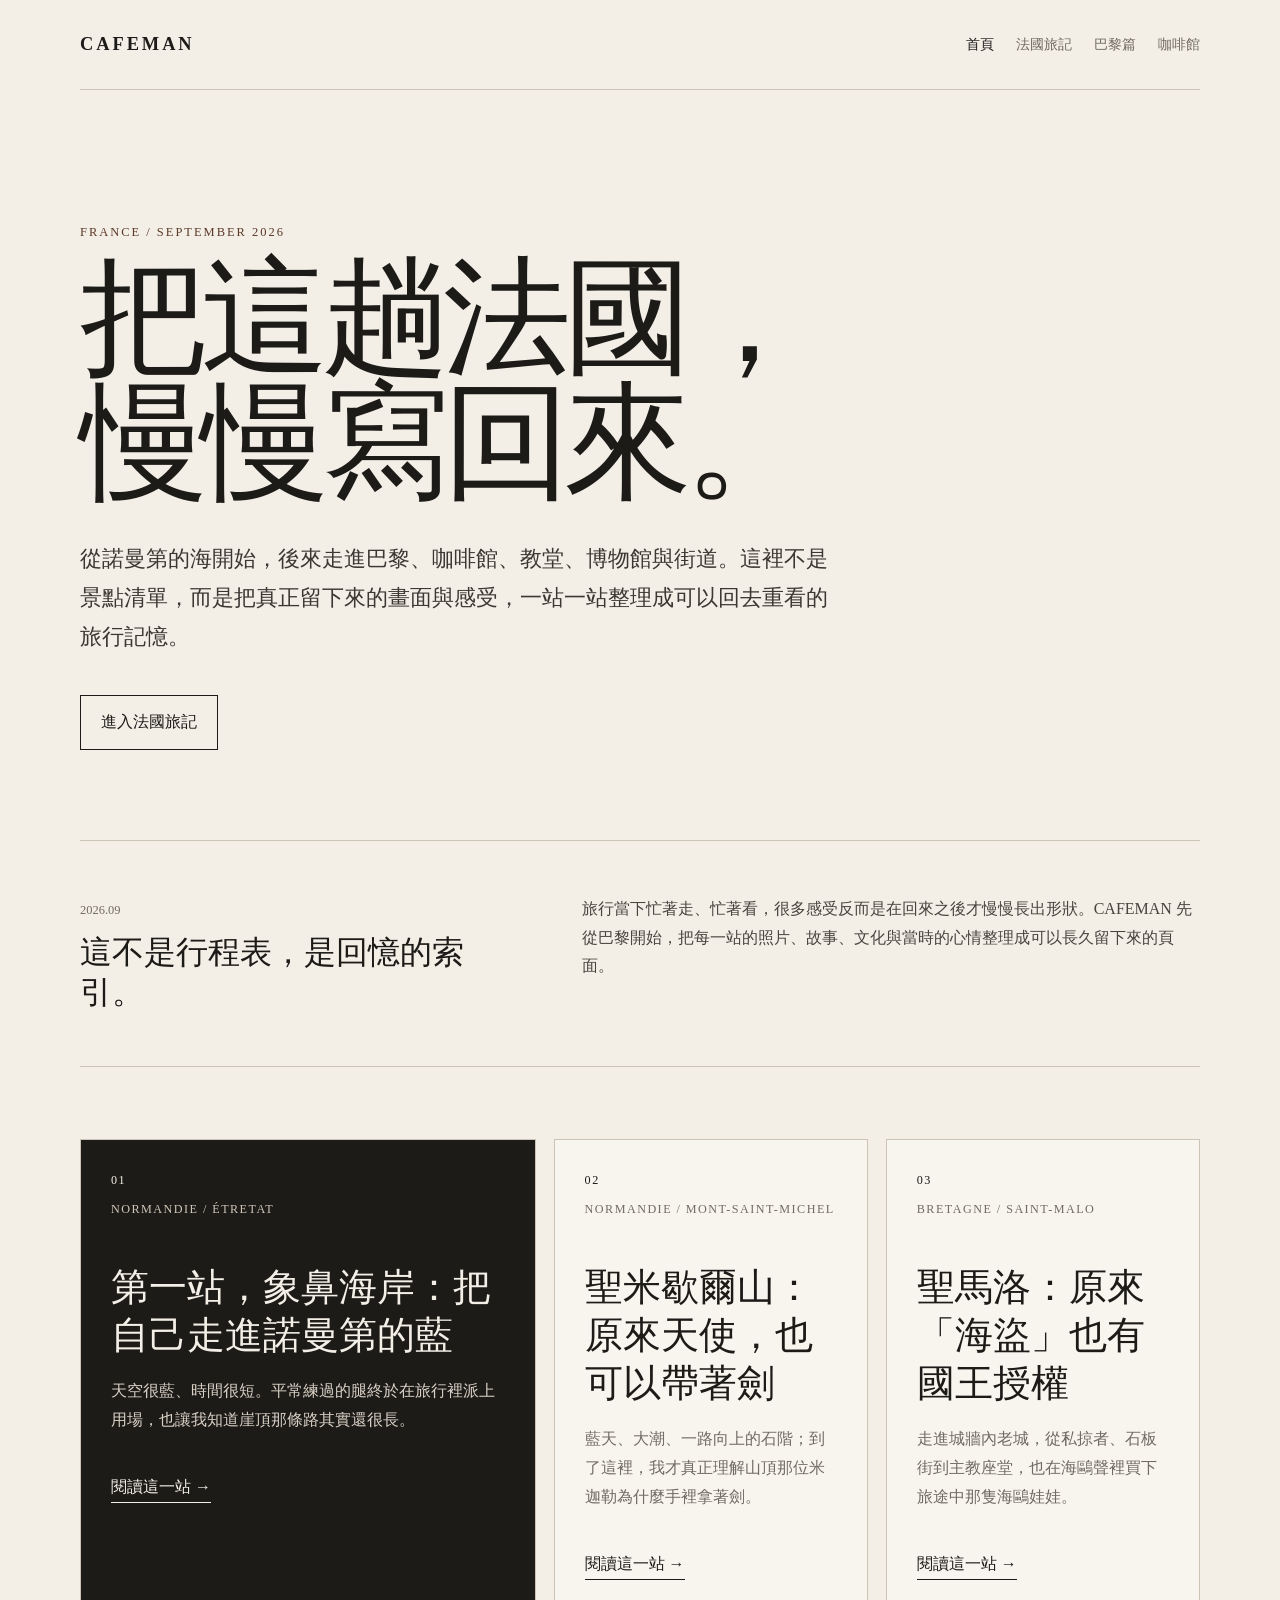
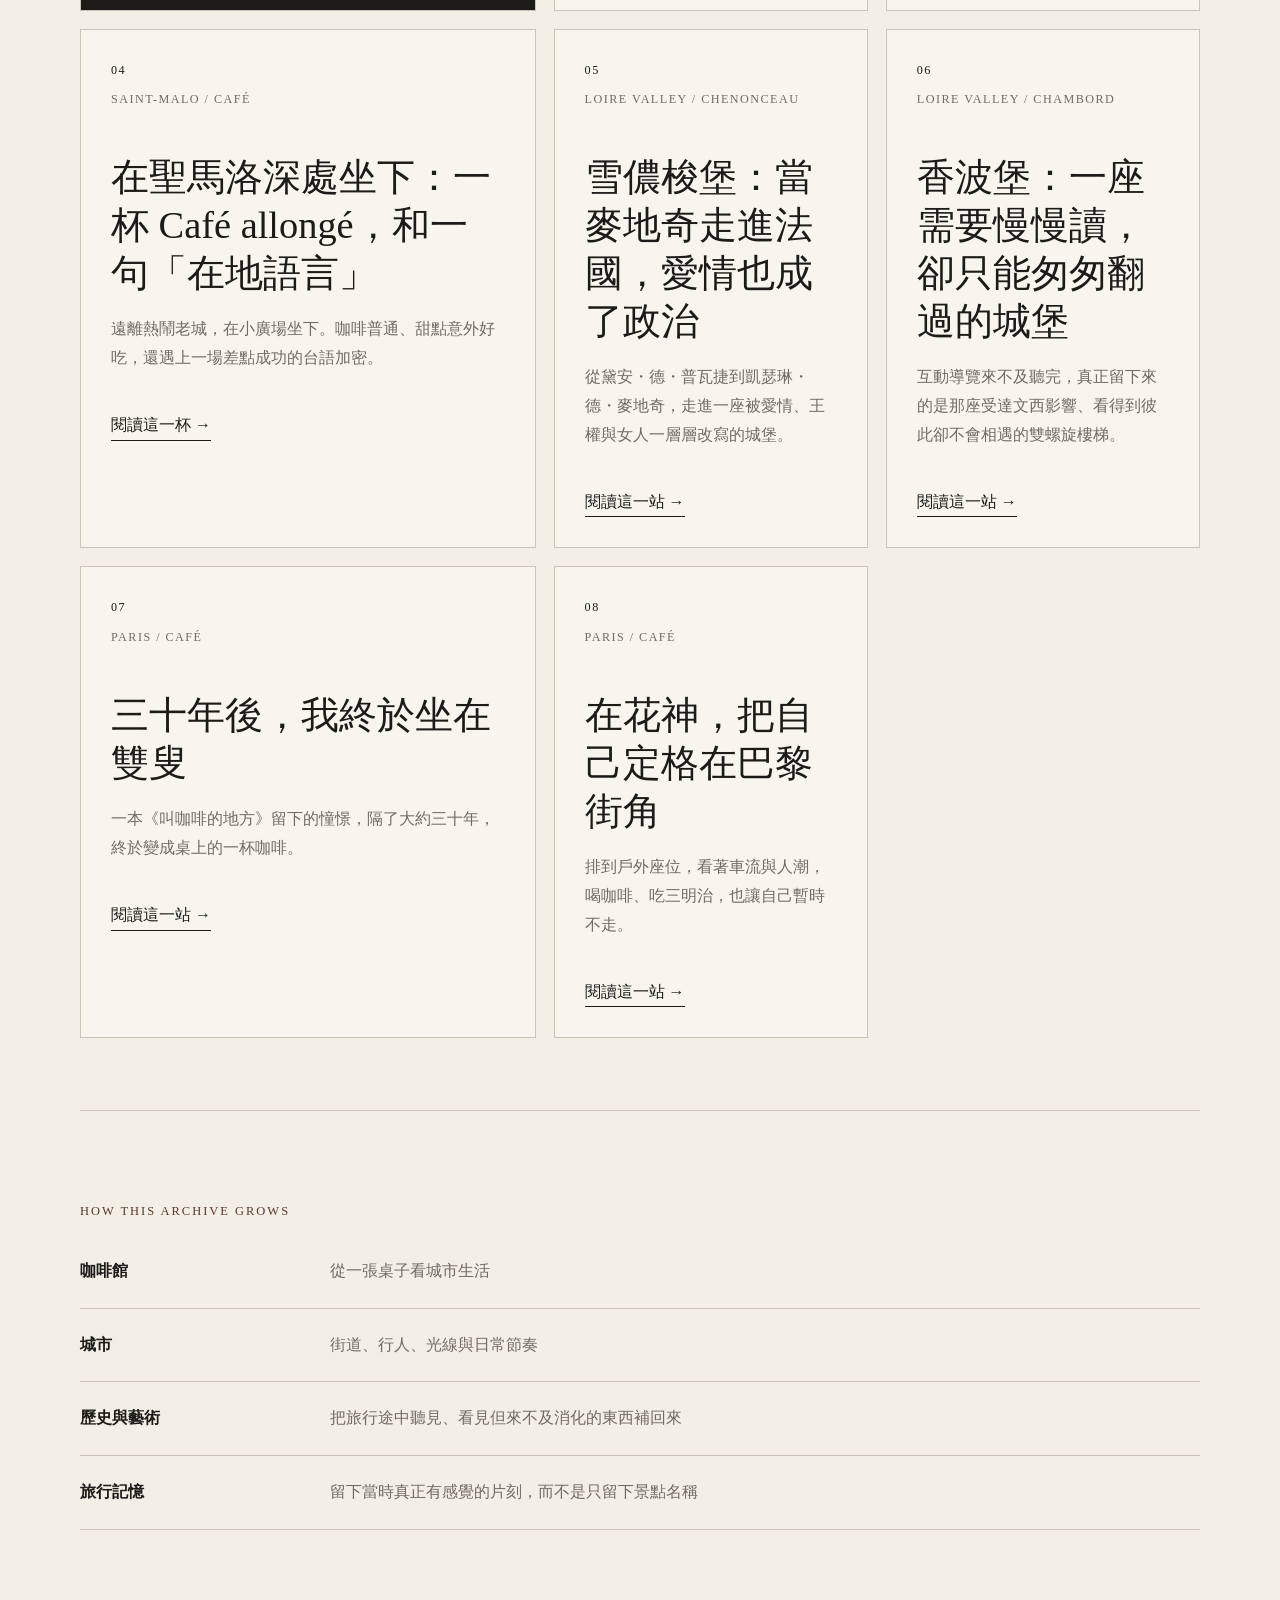
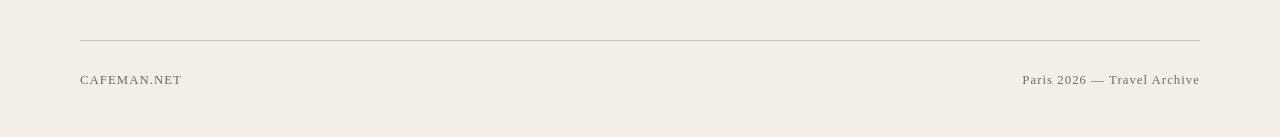
<file: index.html>
<!doctype html>
<html lang="zh-Hant">
<head>
  <meta charset="utf-8">
  <meta name="viewport" content="width=device-width,initial-scale=1">
  <meta name="description" content="CAFEMAN｜France 2026：從諾曼第到巴黎，把這趟法國旅行的景色、咖啡館、歷史與心情一站一站寫回來。">
  <title>CAFEMAN｜France 2026</title>
  <link rel="stylesheet" href="styles.css">
</head>
<body>
<header class="site-header">
  <a class="brand" href="index.html">CAFEMAN</a>
  <nav>
    <a href="index.html" aria-current="page">首頁</a>
    <a href="france/index.html">法國旅記</a>
    <a href="paris/index.html">巴黎篇</a>
    <a href="culture/index.html">咖啡館</a>
  </nav>
</header>

<main>
  <section class="paris-hero">
    <p class="eyebrow">France / September 2026</p>
    <h1>把這趟法國，<br>慢慢寫回來。</h1>
    <p class="lede">從諾曼第的海開始，後來走進巴黎、咖啡館、教堂、博物館與街道。這裡不是景點清單，而是把真正留下來的畫面與感受，一站一站整理成可以回去重看的旅行記憶。</p>
    <div class="hero-actions">
      <a class="button" href="france/index.html">進入法國旅記</a>
    </div>
  </section>

  <section class="manifesto">
    <div>
      <span class="section-no">2026.09</span>
      <h2>這不是行程表，是回憶的索引。</h2>
    </div>
    <p>旅行當下忙著走、忙著看，很多感受反而是在回來之後才慢慢長出形狀。CAFEMAN 先從巴黎開始，把每一站的照片、故事、文化與當時的心情整理成可以長久留下來的頁面。</p>
  </section>

  <section class="journey-grid">
    <a class="journey-card featured" href="france/etretat/index.html">
      <span class="journey-no">01</span>
      <span class="journey-type">Normandie / Étretat</span>
      <h3>第一站，象鼻海岸：把自己走進諾曼第的藍</h3>
      <p>天空很藍、時間很短。平常練過的腿終於在旅行裡派上用場，也讓我知道崖頂那條路其實還很長。</p>
      <span class="journey-link">閱讀這一站 →</span>
    </a>

    <a class="journey-card" href="france/mont-saint-michel/index.html">
      <span class="journey-no">02</span>
      <span class="journey-type">Normandie / Mont-Saint-Michel</span>
      <h3>聖米歇爾山：原來天使，也可以帶著劍</h3>
      <p>藍天、大潮、一路向上的石階；到了這裡，我才真正理解山頂那位米迦勒為什麼手裡拿著劍。</p>
      <span class="journey-link">閱讀這一站 →</span>
    </a>

    <a class="journey-card" href="france/saint-malo/index.html">
      <span class="journey-no">03</span>
      <span class="journey-type">Bretagne / Saint-Malo</span>
      <h3>聖馬洛：原來「海盜」也有國王授權</h3>
      <p>走進城牆內老城，從私掠者、石板街到主教座堂，也在海鷗聲裡買下旅途中那隻海鷗娃娃。</p>
      <span class="journey-link">閱讀這一站 →</span>
    </a>

    <a class="journey-card" href="culture/maison-du-sarrasin-saint-malo/index.html">
      <span class="journey-no">04</span>
      <span class="journey-type">Saint-Malo / Café</span>
      <h3>在聖馬洛深處坐下：一杯 Café allongé，和一句「在地語言」</h3>
      <p>遠離熱鬧老城，在小廣場坐下。咖啡普通、甜點意外好吃，還遇上一場差點成功的台語加密。</p>
      <span class="journey-link">閱讀這一杯 →</span>
    </a>

    <a class="journey-card" href="france/chenonceau/index.html">
      <span class="journey-no">05</span>
      <span class="journey-type">Loire Valley / Chenonceau</span>
      <h3>雪儂梭堡：當麥地奇走進法國，愛情也成了政治</h3>
      <p>從黛安・德・普瓦捷到凱瑟琳・德・麥地奇，走進一座被愛情、王權與女人一層層改寫的城堡。</p>
      <span class="journey-link">閱讀這一站 →</span>
    </a>

    <a class="journey-card" href="france/chambord/index.html">
      <span class="journey-no">06</span>
      <span class="journey-type">Loire Valley / Chambord</span>
      <h3>香波堡：一座需要慢慢讀，卻只能匆匆翻過的城堡</h3>
      <p>互動導覽來不及聽完，真正留下來的是那座受達文西影響、看得到彼此卻不會相遇的雙螺旋樓梯。</p>
      <span class="journey-link">閱讀這一站 →</span>
    </a>

    <a class="journey-card" href="culture/les-deux-magots/index.html">
      <span class="journey-no">07</span>
      <span class="journey-type">Paris / Café</span>
      <h3>三十年後，我終於坐在雙叟</h3>
      <p>一本《叫咖啡的地方》留下的憧憬，隔了大約三十年，終於變成桌上的一杯咖啡。</p>
      <span class="journey-link">閱讀這一站 →</span>
    </a>

    <a class="journey-card" href="culture/cafe-de-flore/index.html">
      <span class="journey-no">08</span>
      <span class="journey-type">Paris / Café</span>
      <h3>在花神，把自己定格在巴黎街角</h3>
      <p>排到戶外座位，看著車流與人潮，喝咖啡、吃三明治，也讓自己暫時不走。</p>
      <span class="journey-link">閱讀這一站 →</span>
    </a>
  </section>

  <section class="paris-index-preview">
    <p class="eyebrow">How this archive grows</p>
    <div class="preview-row">
      <strong>咖啡館</strong><span>從一張桌子看城市生活</span>
    </div>
    <div class="preview-row">
      <strong>城市</strong><span>街道、行人、光線與日常節奏</span>
    </div>
    <div class="preview-row">
      <strong>歷史與藝術</strong><span>把旅行途中聽見、看見但來不及消化的東西補回來</span>
    </div>
    <div class="preview-row">
      <strong>旅行記憶</strong><span>留下當時真正有感覺的片刻，而不是只留下景點名稱</span>
    </div>
  </section>
</main>

<footer>
  <span>CAFEMAN.NET</span>
  <span>Paris 2026 — Travel Archive</span>
</footer>
</body>
</html>
</file>
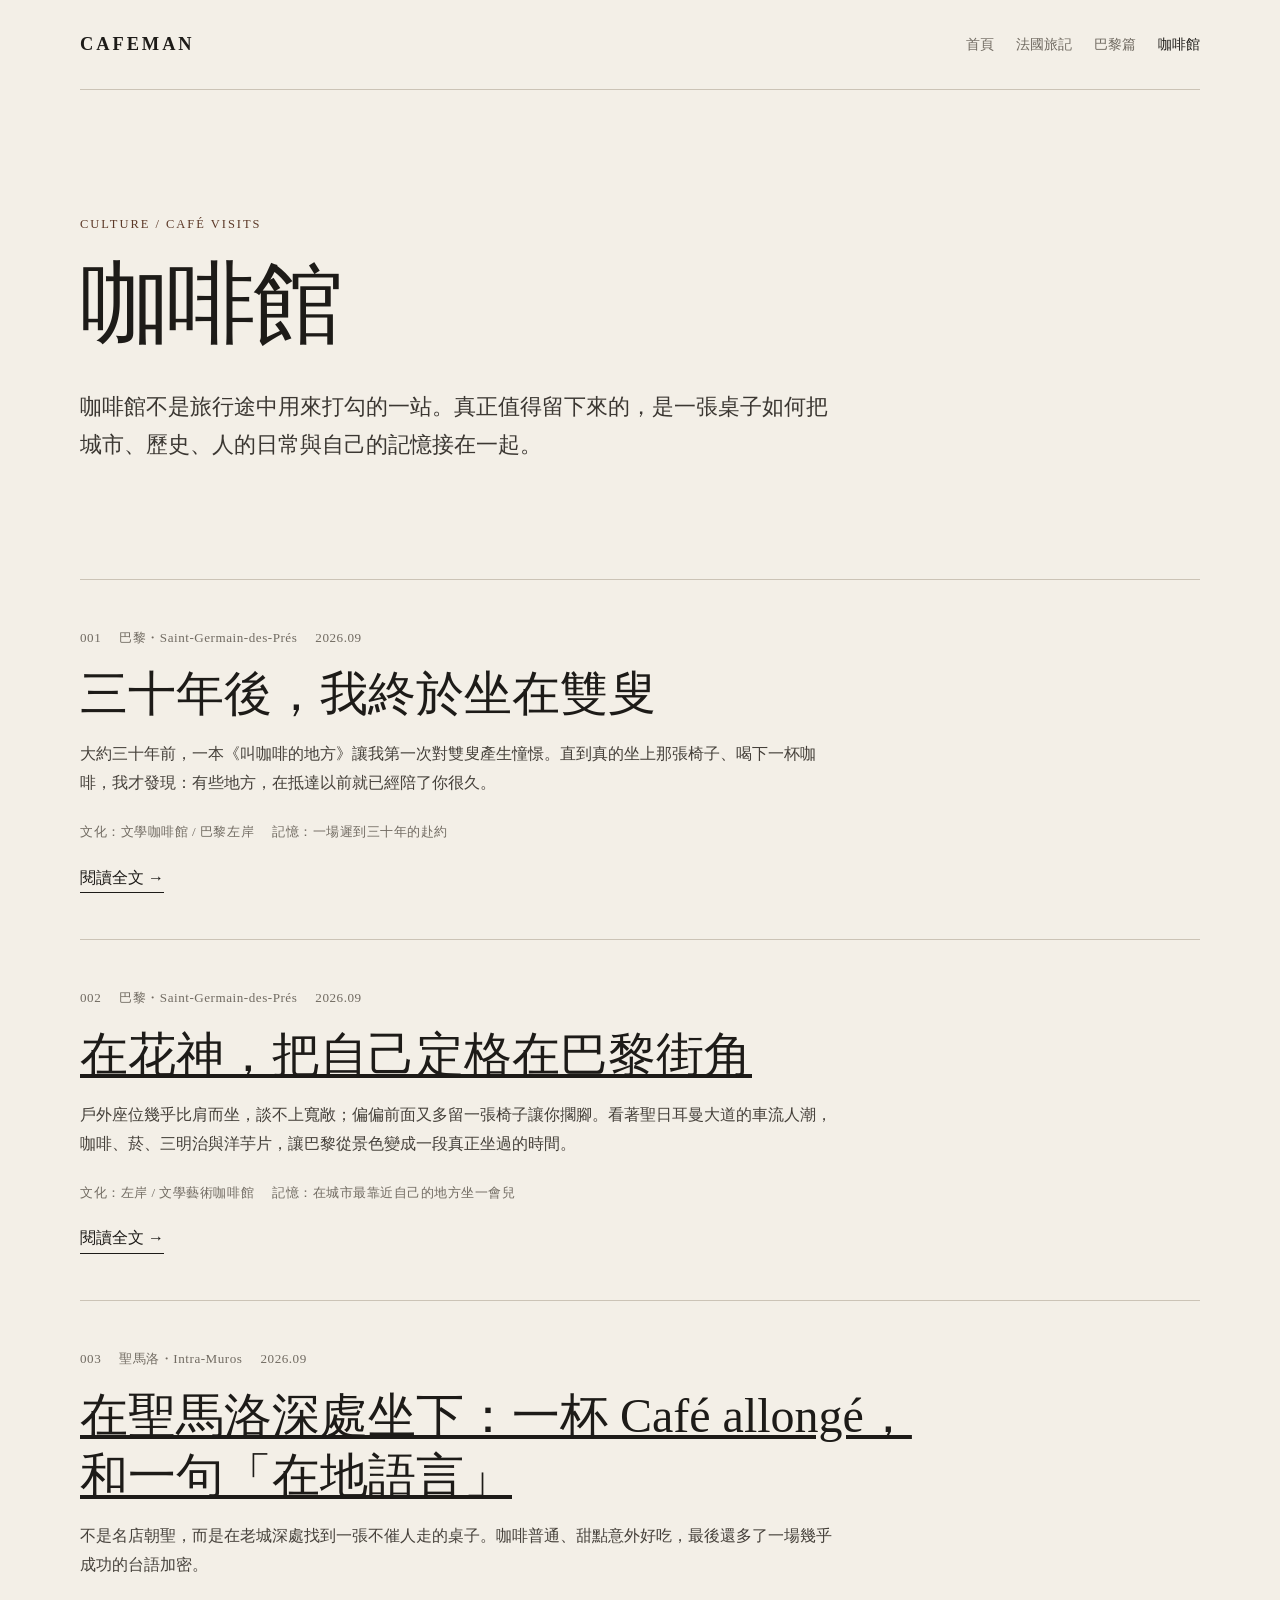
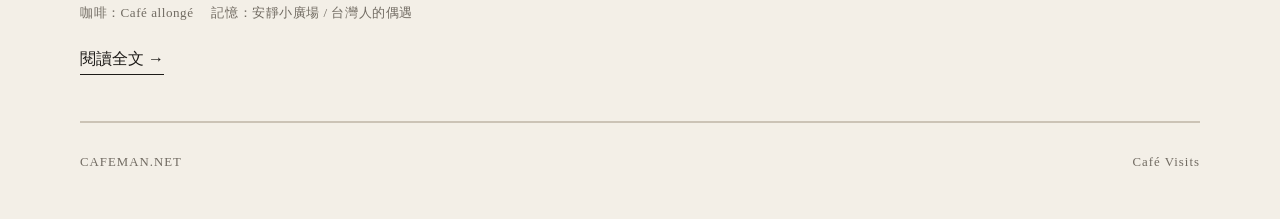
<file: culture/index.html>
<!doctype html>
<html lang="zh-Hant">
<head><meta charset="utf-8"><meta name="viewport" content="width=device-width,initial-scale=1">
<meta name="description" content="CAFEMAN 咖啡館探訪：從旅行與城市文化出發，記錄真正留下來的咖啡館。">
<title>咖啡館｜CAFEMAN</title><link rel="stylesheet" href="../styles.css"></head>
<body>
<header class="site-header"><a class="brand" href="../index.html">CAFEMAN</a>
<nav><a href="../index.html">首頁</a><a href="../france/index.html">法國旅記</a><a href="../paris/index.html">巴黎篇</a><a href="index.html" aria-current="page">咖啡館</a></nav></header>
<main>
<section class="page-intro"><p class="eyebrow">Culture / Café Visits</p><h1>咖啡館</h1>
<p class="lede">咖啡館不是旅行途中用來打勾的一站。真正值得留下來的，是一張桌子如何把城市、歷史、人的日常與自己的記憶接在一起。</p></section>
<section class="visit-list">
<article class="visit-card featured-visit">
<div class="visit-meta"><span>001</span><span>巴黎・Saint-Germain-des-Prés</span><span>2026.09</span></div>
<h2><a href="les-deux-magots/index.html">三十年後，我終於坐在雙叟</a></h2>
<p>大約三十年前，一本《叫咖啡的地方》讓我第一次對雙叟產生憧憬。直到真的坐上那張椅子、喝下一杯咖啡，我才發現：有些地方，在抵達以前就已經陪了你很久。</p>
<div class="visit-details"><span>文化：文學咖啡館 / 巴黎左岸</span><span>記憶：一場遲到三十年的赴約</span></div>
<a class="read-more" href="les-deux-magots/index.html">閱讀全文 →</a>
</article>

<article class="visit-card">
<div class="visit-meta"><span>002</span><span>巴黎・Saint-Germain-des-Prés</span><span>2026.09</span></div>
<h2><a href="cafe-de-flore/index.html">在花神，把自己定格在巴黎街角</a></h2>
<p>戶外座位幾乎比肩而坐，談不上寬敞；偏偏前面又多留一張椅子讓你擱腳。看著聖日耳曼大道的車流人潮，咖啡、菸、三明治與洋芋片，讓巴黎從景色變成一段真正坐過的時間。</p>
<div class="visit-details"><span>文化：左岸 / 文學藝術咖啡館</span><span>記憶：在城市最靠近自己的地方坐一會兒</span></div>
<a class="read-more" href="cafe-de-flore/index.html">閱讀全文 →</a>
</article>

<article class="visit-card">
<div class="visit-meta"><span>003</span><span>聖馬洛・Intra-Muros</span><span>2026.09</span></div>
<h2><a href="maison-du-sarrasin-saint-malo/index.html">在聖馬洛深處坐下：一杯 Café allongé，和一句「在地語言」</a></h2>
<p>不是名店朝聖，而是在老城深處找到一張不催人走的桌子。咖啡普通、甜點意外好吃，最後還多了一場幾乎成功的台語加密。</p>
<div class="visit-details"><span>咖啡：Café allongé</span><span>記憶：安靜小廣場 / 台灣人的偶遇</span></div>
<a class="read-more" href="maison-du-sarrasin-saint-malo/index.html">閱讀全文 →</a>
</article>
</section>
</main>
<footer><span>CAFEMAN.NET</span><span>Café Visits</span></footer>
</body></html>
</file>
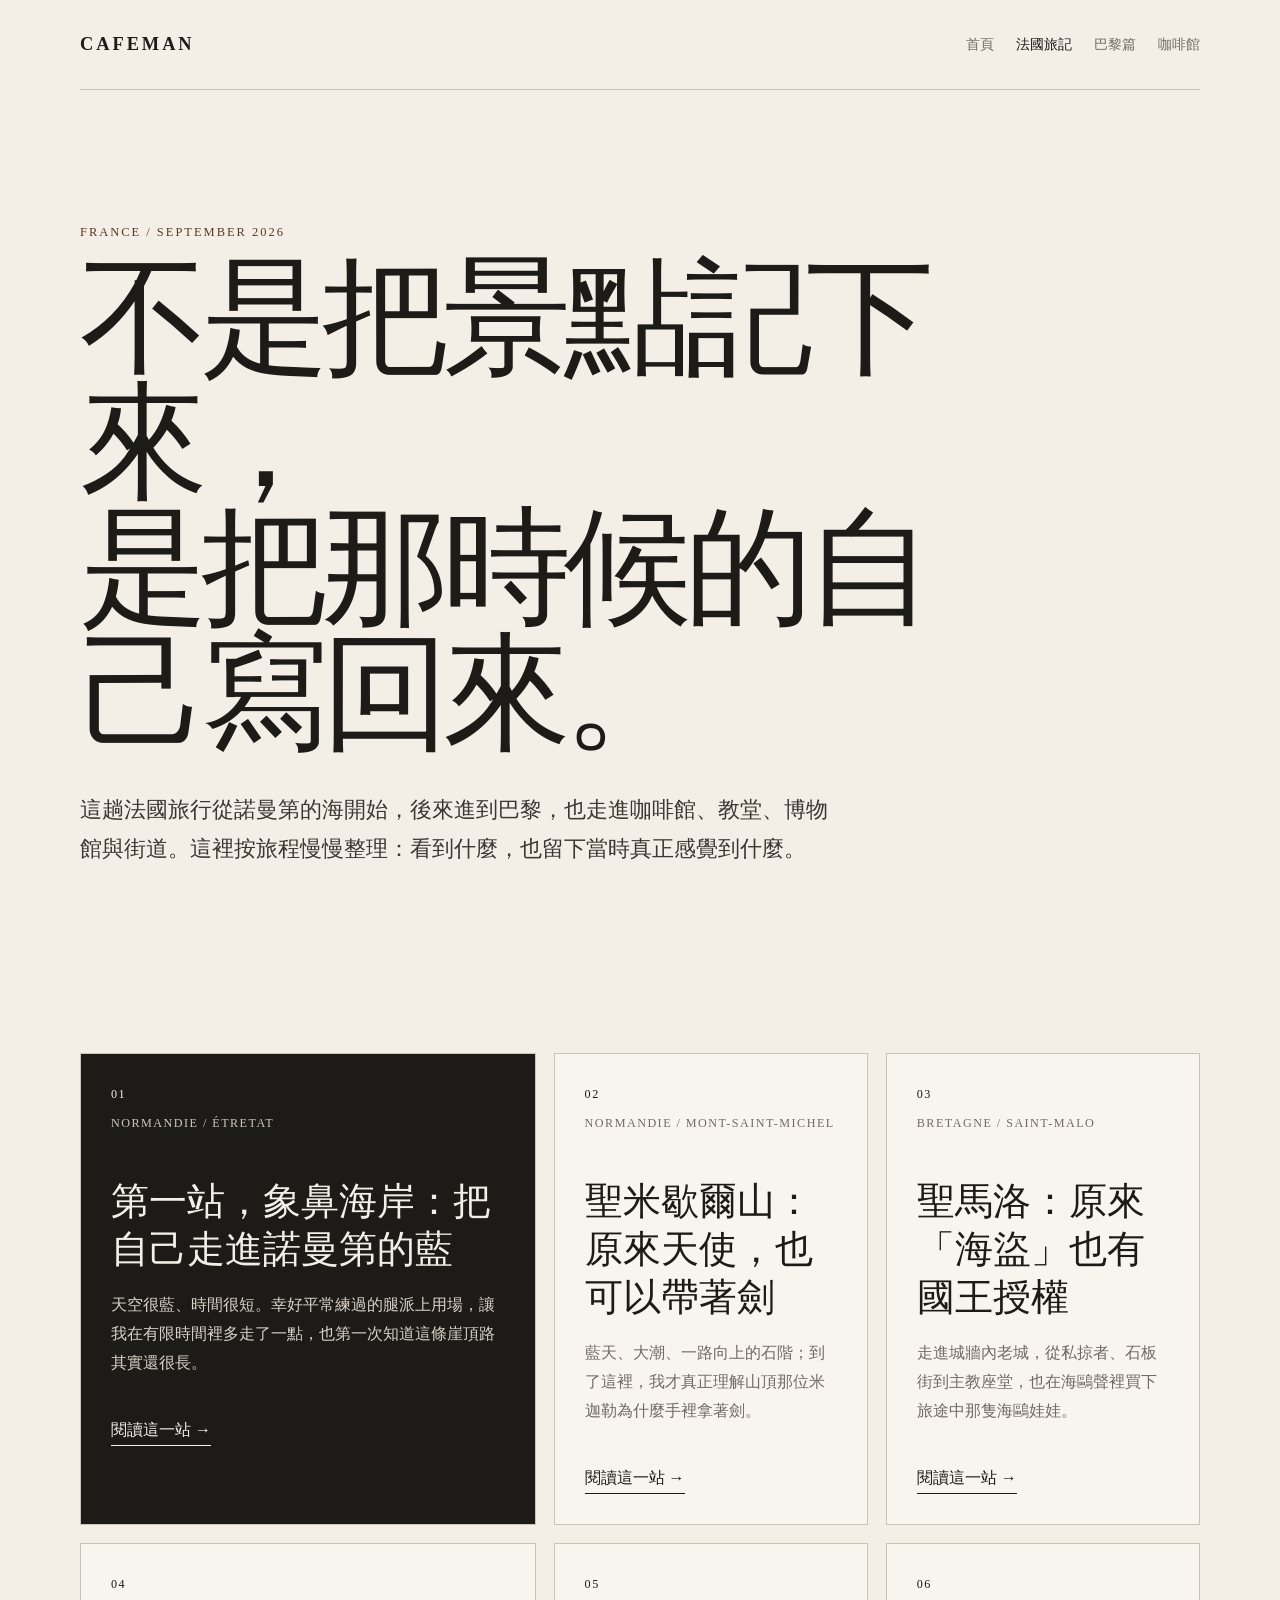
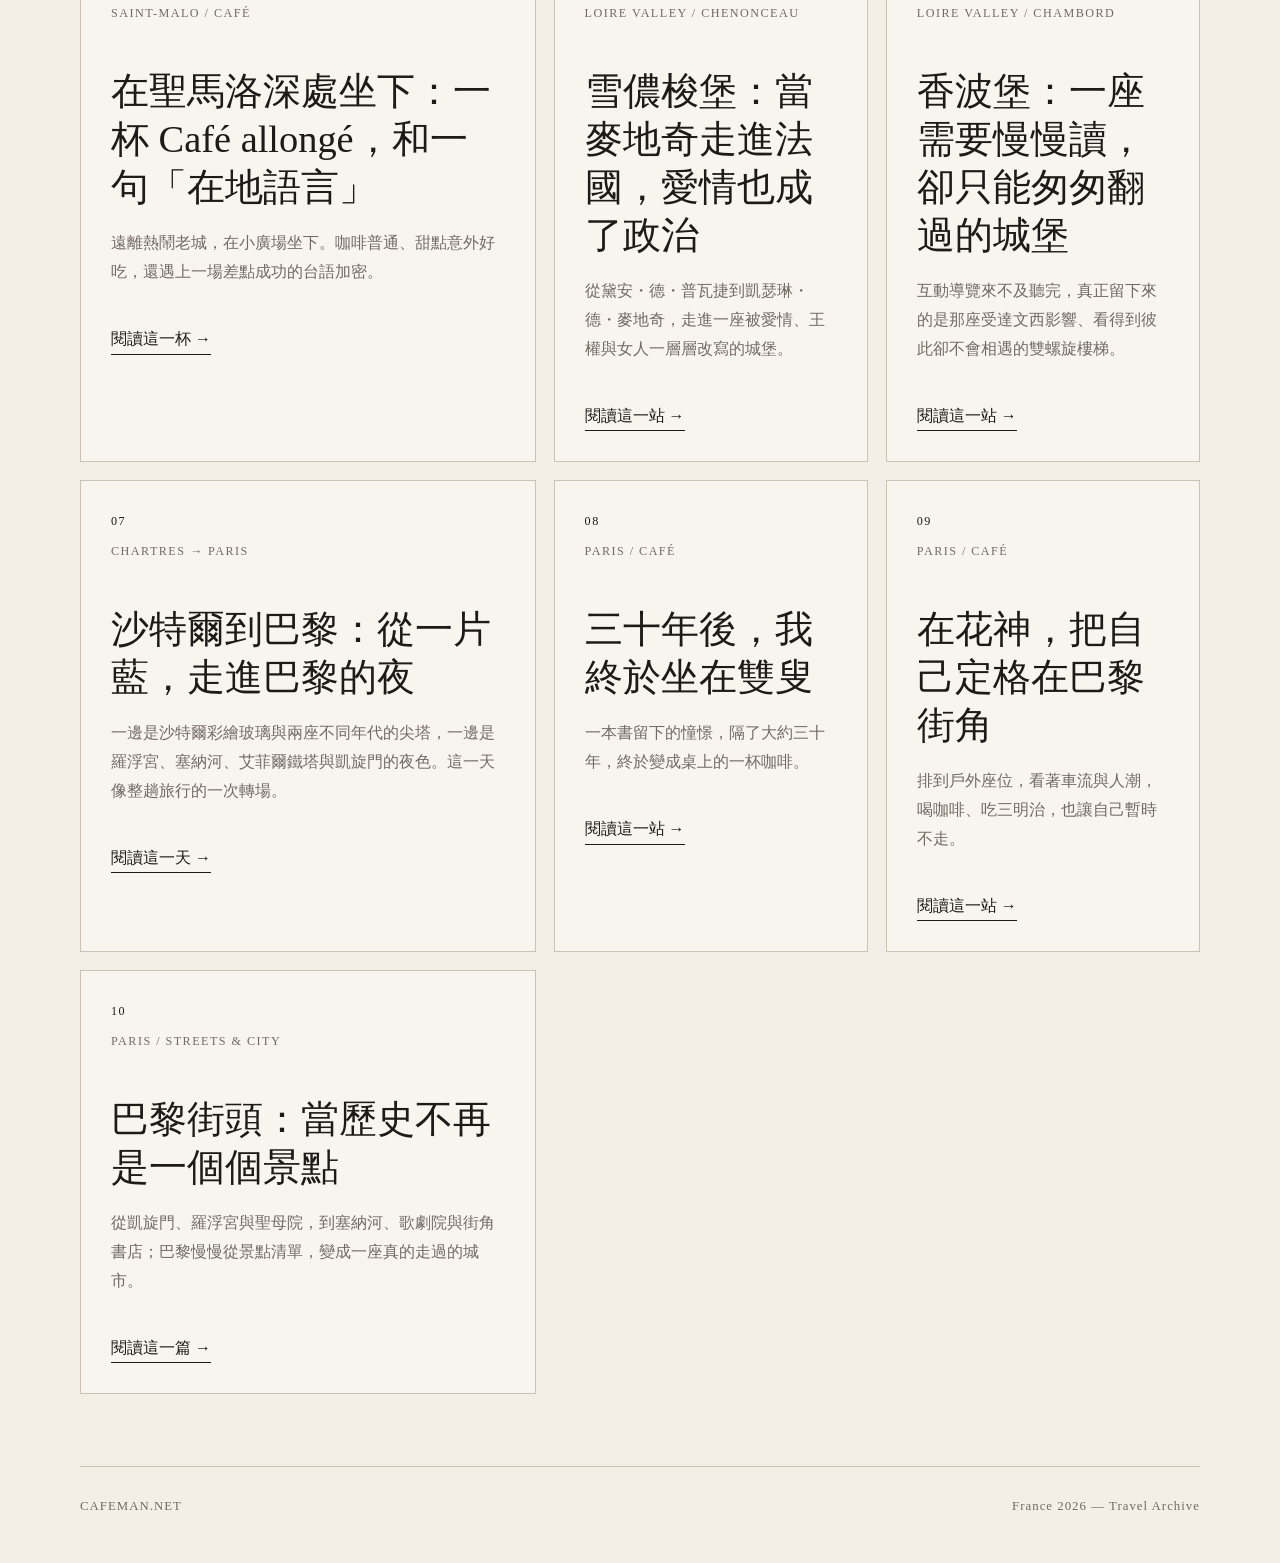
<file: france/index.html>
<!doctype html>
<html lang="zh-Hant">
<head>
<meta charset="utf-8"><meta name="viewport" content="width=device-width,initial-scale=1">
<meta name="description" content="CAFEMAN｜France 2026 法國旅記：把旅途中真正留下來的景色、城市、咖啡館與心情一站一站整理回來。">
<title>CAFEMAN｜France 2026 法國旅記</title>
<link rel="stylesheet" href="../styles.css">
</head>
<body>
<header class="site-header"><a class="brand" href="../index.html">CAFEMAN</a><nav><a href="../index.html">首頁</a><a href="index.html" aria-current="page">法國旅記</a><a href="../paris/index.html">巴黎篇</a><a href="../culture/index.html">咖啡館</a></nav></header>
<main>
<section class="paris-hero">
<p class="eyebrow">France / September 2026</p>
<h1>不是把景點記下來，<br>是把那時候的自己寫回來。</h1>
<p class="lede">這趟法國旅行從諾曼第的海開始，後來進到巴黎，也走進咖啡館、教堂、博物館與街道。這裡按旅程慢慢整理：看到什麼，也留下當時真正感覺到什麼。</p>
</section>
<section class="journey-grid">
<a class="journey-card featured" href="etretat/index.html">
<span class="journey-no">01</span><span class="journey-type">Normandie / Étretat</span>
<h3>第一站，象鼻海岸：把自己走進諾曼第的藍</h3>
<p>天空很藍、時間很短。幸好平常練過的腿派上用場，讓我在有限時間裡多走了一點，也第一次知道這條崖頂路其實還很長。</p>
<span class="journey-link">閱讀這一站 →</span>
</a>
<a class="journey-card" href="mont-saint-michel/index.html">
<span class="journey-no">02</span><span class="journey-type">Normandie / Mont-Saint-Michel</span>
<h3>聖米歇爾山：原來天使，也可以帶著劍</h3>
<p>藍天、大潮、一路向上的石階；到了這裡，我才真正理解山頂那位米迦勒為什麼手裡拿著劍。</p>
<span class="journey-link">閱讀這一站 →</span>
</a>
<a class="journey-card" href="saint-malo/index.html">
<span class="journey-no">03</span><span class="journey-type">Bretagne / Saint-Malo</span>
<h3>聖馬洛：原來「海盜」也有國王授權</h3>
<p>走進城牆內老城，從私掠者、石板街到主教座堂，也在海鷗聲裡買下旅途中那隻海鷗娃娃。</p>
<span class="journey-link">閱讀這一站 →</span>
</a>
<a class="journey-card" href="../culture/maison-du-sarrasin-saint-malo/index.html">
<span class="journey-no">04</span><span class="journey-type">Saint-Malo / Café</span>
<h3>在聖馬洛深處坐下：一杯 Café allongé，和一句「在地語言」</h3>
<p>遠離熱鬧老城，在小廣場坐下。咖啡普通、甜點意外好吃，還遇上一場差點成功的台語加密。</p>
<span class="journey-link">閱讀這一杯 →</span>
</a>
<a class="journey-card" href="chenonceau/index.html">
<span class="journey-no">05</span><span class="journey-type">Loire Valley / Chenonceau</span>
<h3>雪儂梭堡：當麥地奇走進法國，愛情也成了政治</h3>
<p>從黛安・德・普瓦捷到凱瑟琳・德・麥地奇，走進一座被愛情、王權與女人一層層改寫的城堡。</p>
<span class="journey-link">閱讀這一站 →</span>
</a>
<a class="journey-card" href="chambord/index.html">
<span class="journey-no">06</span><span class="journey-type">Loire Valley / Chambord</span>
<h3>香波堡：一座需要慢慢讀，卻只能匆匆翻過的城堡</h3>
<p>互動導覽來不及聽完，真正留下來的是那座受達文西影響、看得到彼此卻不會相遇的雙螺旋樓梯。</p>
<span class="journey-link">閱讀這一站 →</span>
</a>
<a class="journey-card" href="chartres-paris-night/index.html">
<span class="journey-no">07</span><span class="journey-type">Chartres → Paris</span>
<h3>沙特爾到巴黎：從一片藍，走進巴黎的夜</h3>
<p>一邊是沙特爾彩繪玻璃與兩座不同年代的尖塔，一邊是羅浮宮、塞納河、艾菲爾鐵塔與凱旋門的夜色。這一天像整趟旅行的一次轉場。</p>
<span class="journey-link">閱讀這一天 →</span>
</a>
<a class="journey-card" href="../culture/les-deux-magots/index.html">
<span class="journey-no">08</span><span class="journey-type">Paris / Café</span>
<h3>三十年後，我終於坐在雙叟</h3>
<p>一本書留下的憧憬，隔了大約三十年，終於變成桌上的一杯咖啡。</p>
<span class="journey-link">閱讀這一站 →</span>
</a>
<a class="journey-card" href="../culture/cafe-de-flore/index.html">
<span class="journey-no">09</span><span class="journey-type">Paris / Café</span>
<h3>在花神，把自己定格在巴黎街角</h3>
<p>排到戶外座位，看著車流與人潮，喝咖啡、吃三明治，也讓自己暫時不走。</p>
<span class="journey-link">閱讀這一站 →</span>
</a>
<a class="journey-card" href="../paris/paris-streets/index.html">
<span class="journey-no">10</span><span class="journey-type">Paris / Streets & City</span>
<h3>巴黎街頭：當歷史不再是一個個景點</h3>
<p>從凱旋門、羅浮宮與聖母院，到塞納河、歌劇院與街角書店；巴黎慢慢從景點清單，變成一座真的走過的城市。</p>
<span class="journey-link">閱讀這一篇 →</span>
</a>
</section>
</main>
<footer><span>CAFEMAN.NET</span><span>France 2026 — Travel Archive</span></footer>
</body>
</html>
</file>
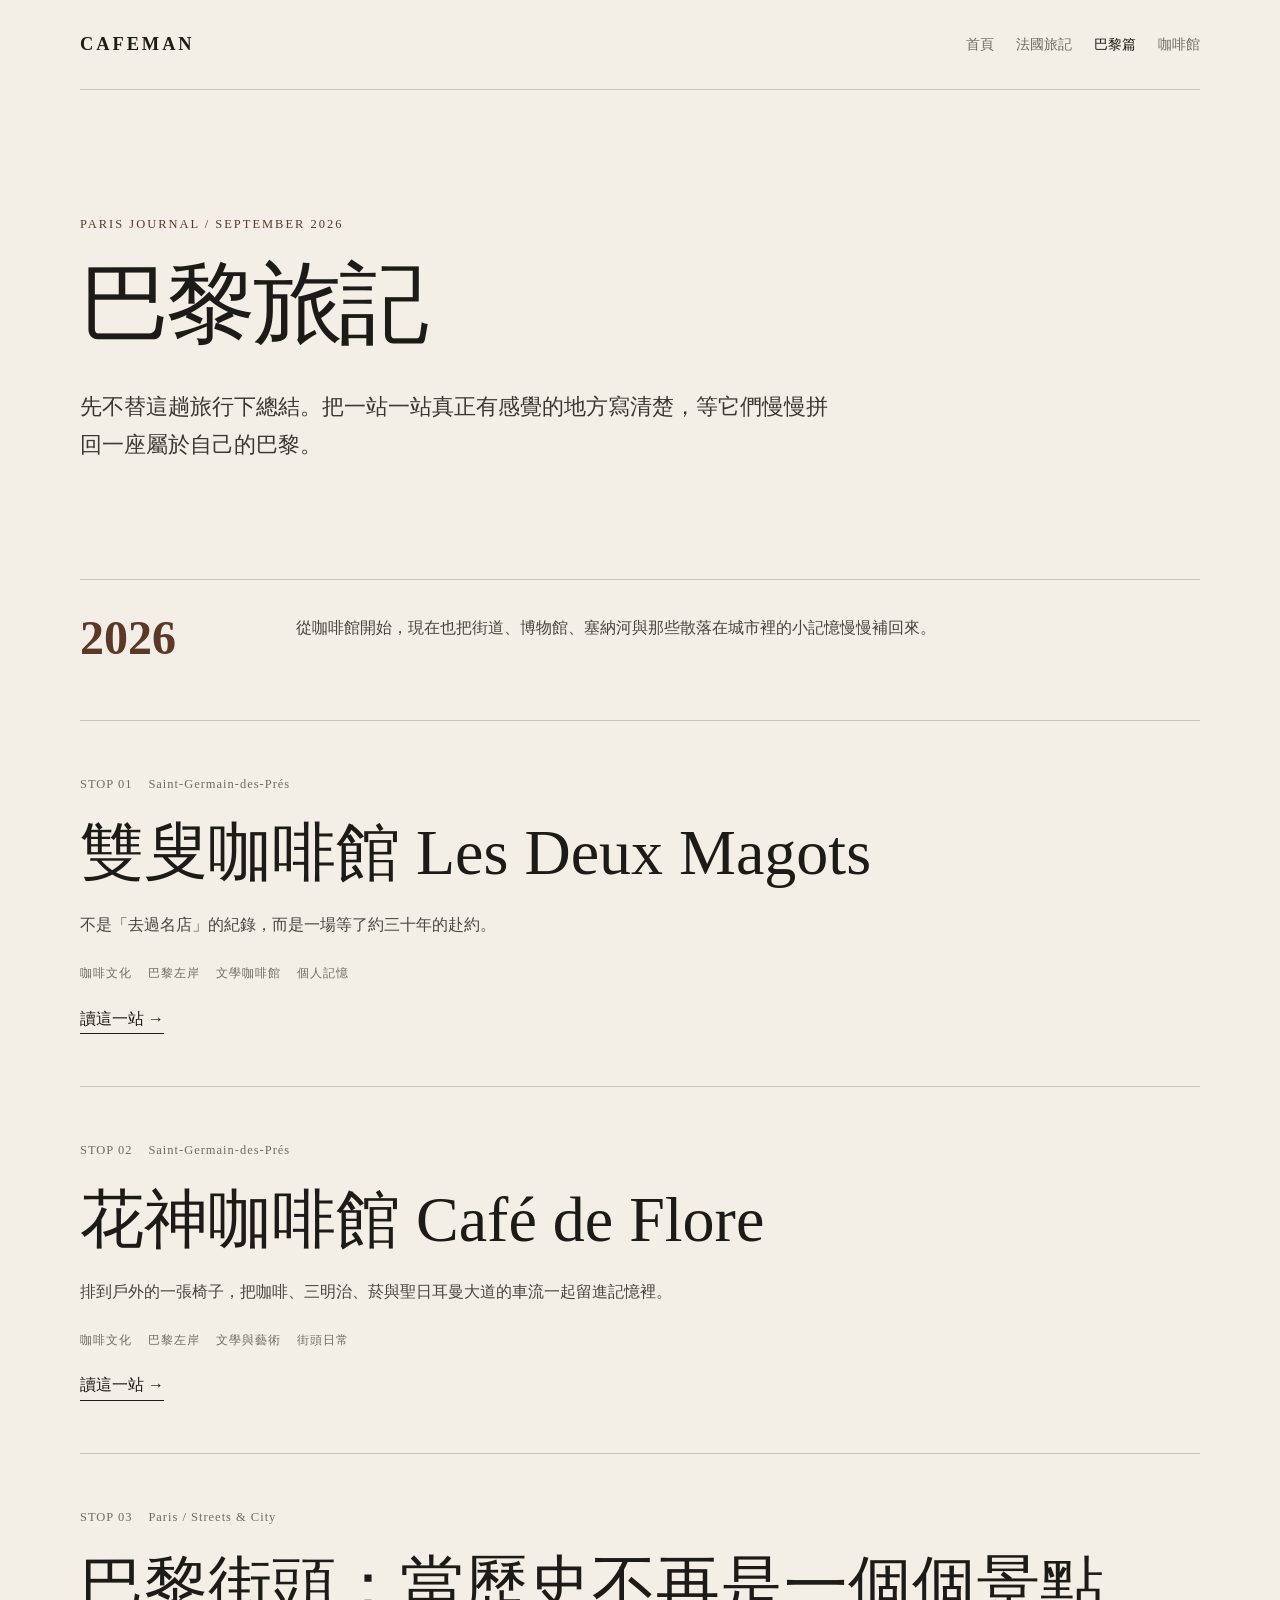
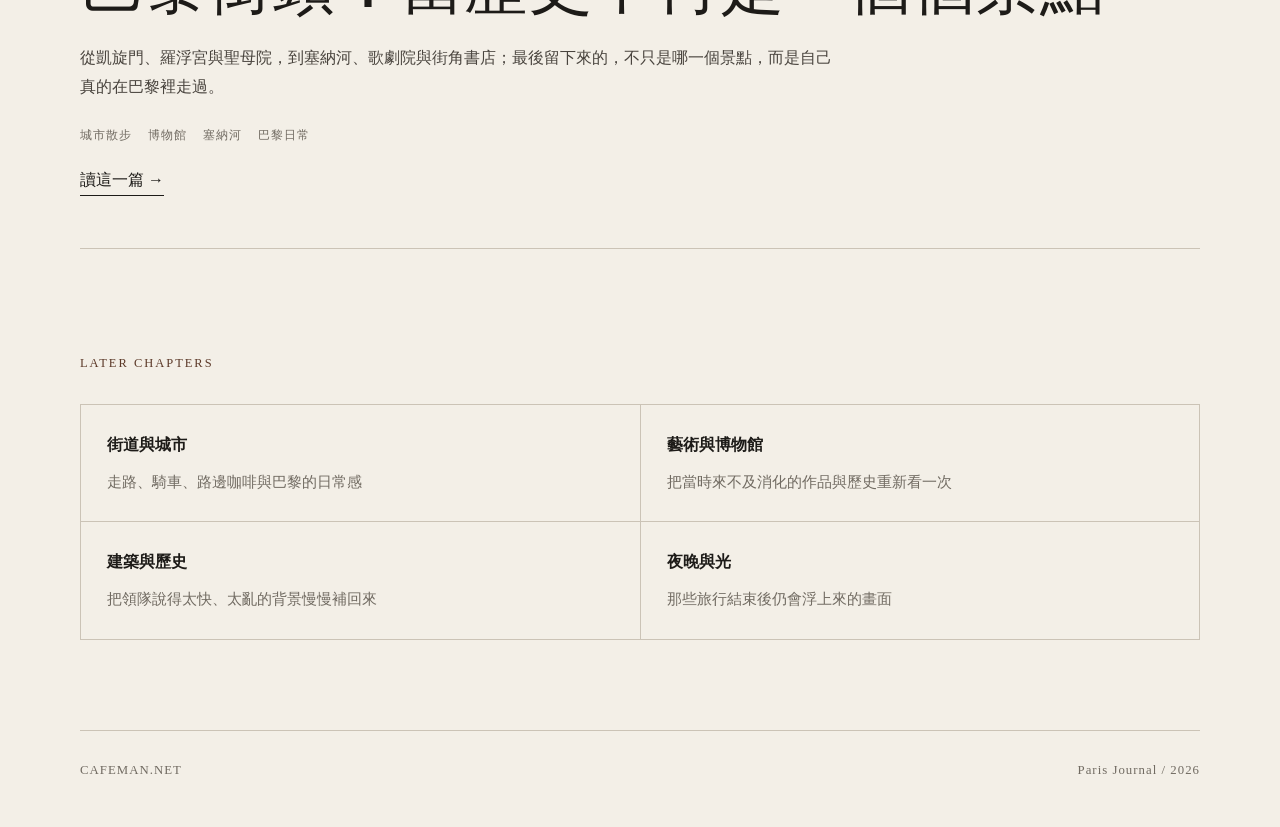
<file: paris/index.html>
<!doctype html>
<html lang="zh-Hant">
<head>
  <meta charset="utf-8">
  <meta name="viewport" content="width=device-width,initial-scale=1">
  <meta name="description" content="CAFEMAN 巴黎旅記：2026 年 9 月的巴黎旅行，從街頭、博物館與塞納河，到雙叟與花神，一站一站慢慢整理。">
  <title>巴黎旅記｜CAFEMAN</title>
  <link rel="stylesheet" href="../styles.css">
</head>
<body>
<header class="site-header">
  <a class="brand" href="../index.html">CAFEMAN</a>
  <nav>
    <a href="../index.html">首頁</a>
    <a href="../france/index.html">法國旅記</a>
    <a href="index.html" aria-current="page">巴黎篇</a>
    <a href="../culture/index.html">咖啡館</a>
  </nav>
</header>

<main>
  <section class="page-intro paris-intro">
    <p class="eyebrow">Paris Journal / September 2026</p>
    <h1>巴黎旅記</h1>
    <p class="lede">先不替這趟旅行下總結。把一站一站真正有感覺的地方寫清楚，等它們慢慢拼回一座屬於自己的巴黎。</p>
  </section>

  <section class="trip-note">
    <span class="trip-year">2026</span>
    <p>從咖啡館開始，現在也把街道、博物館、塞納河與那些散落在城市裡的小記憶慢慢補回來。</p>
  </section>

  <section class="paris-stops">
    <article class="stop-card live">
      <div class="stop-topline"><span>STOP 01</span><span>Saint-Germain-des-Prés</span></div>
      <h2><a href="../culture/les-deux-magots/index.html">雙叟咖啡館 Les Deux Magots</a></h2>
      <p>不是「去過名店」的紀錄，而是一場等了約三十年的赴約。</p>
      <div class="stop-tags"><span>咖啡文化</span><span>巴黎左岸</span><span>文學咖啡館</span><span>個人記憶</span></div>
      <a class="read-more" href="../culture/les-deux-magots/index.html">讀這一站 →</a>
    </article>

    <article class="stop-card live">
      <div class="stop-topline"><span>STOP 02</span><span>Saint-Germain-des-Prés</span></div>
      <h2><a href="../culture/cafe-de-flore/index.html">花神咖啡館 Café de Flore</a></h2>
      <p>排到戶外的一張椅子，把咖啡、三明治、菸與聖日耳曼大道的車流一起留進記憶裡。</p>
      <div class="stop-tags"><span>咖啡文化</span><span>巴黎左岸</span><span>文學與藝術</span><span>街頭日常</span></div>
      <a class="read-more" href="../culture/cafe-de-flore/index.html">讀這一站 →</a>
    </article>

    <article class="stop-card live">
      <div class="stop-topline"><span>STOP 03</span><span>Paris / Streets & City</span></div>
      <h2><a href="paris-streets/index.html">巴黎街頭：當歷史不再是一個個景點</a></h2>
      <p>從凱旋門、羅浮宮與聖母院，到塞納河、歌劇院與街角書店；最後留下來的，不只是哪一個景點，而是自己真的在巴黎裡走過。</p>
      <div class="stop-tags"><span>城市散步</span><span>博物館</span><span>塞納河</span><span>巴黎日常</span></div>
      <a class="read-more" href="paris-streets/index.html">讀這一篇 →</a>
    </article>
  </section>

  <section class="archive-axis">
    <p class="eyebrow">Later chapters</p>
    <div class="axis-grid">
      <div><strong>街道與城市</strong><span>走路、騎車、路邊咖啡與巴黎的日常感</span></div>
      <div><strong>藝術與博物館</strong><span>把當時來不及消化的作品與歷史重新看一次</span></div>
      <div><strong>建築與歷史</strong><span>把領隊說得太快、太亂的背景慢慢補回來</span></div>
      <div><strong>夜晚與光</strong><span>那些旅行結束後仍會浮上來的畫面</span></div>
    </div>
  </section>
</main>

<footer>
  <span>CAFEMAN.NET</span>
  <span>Paris Journal / 2026</span>
</footer>
</body>
</html>
</file>
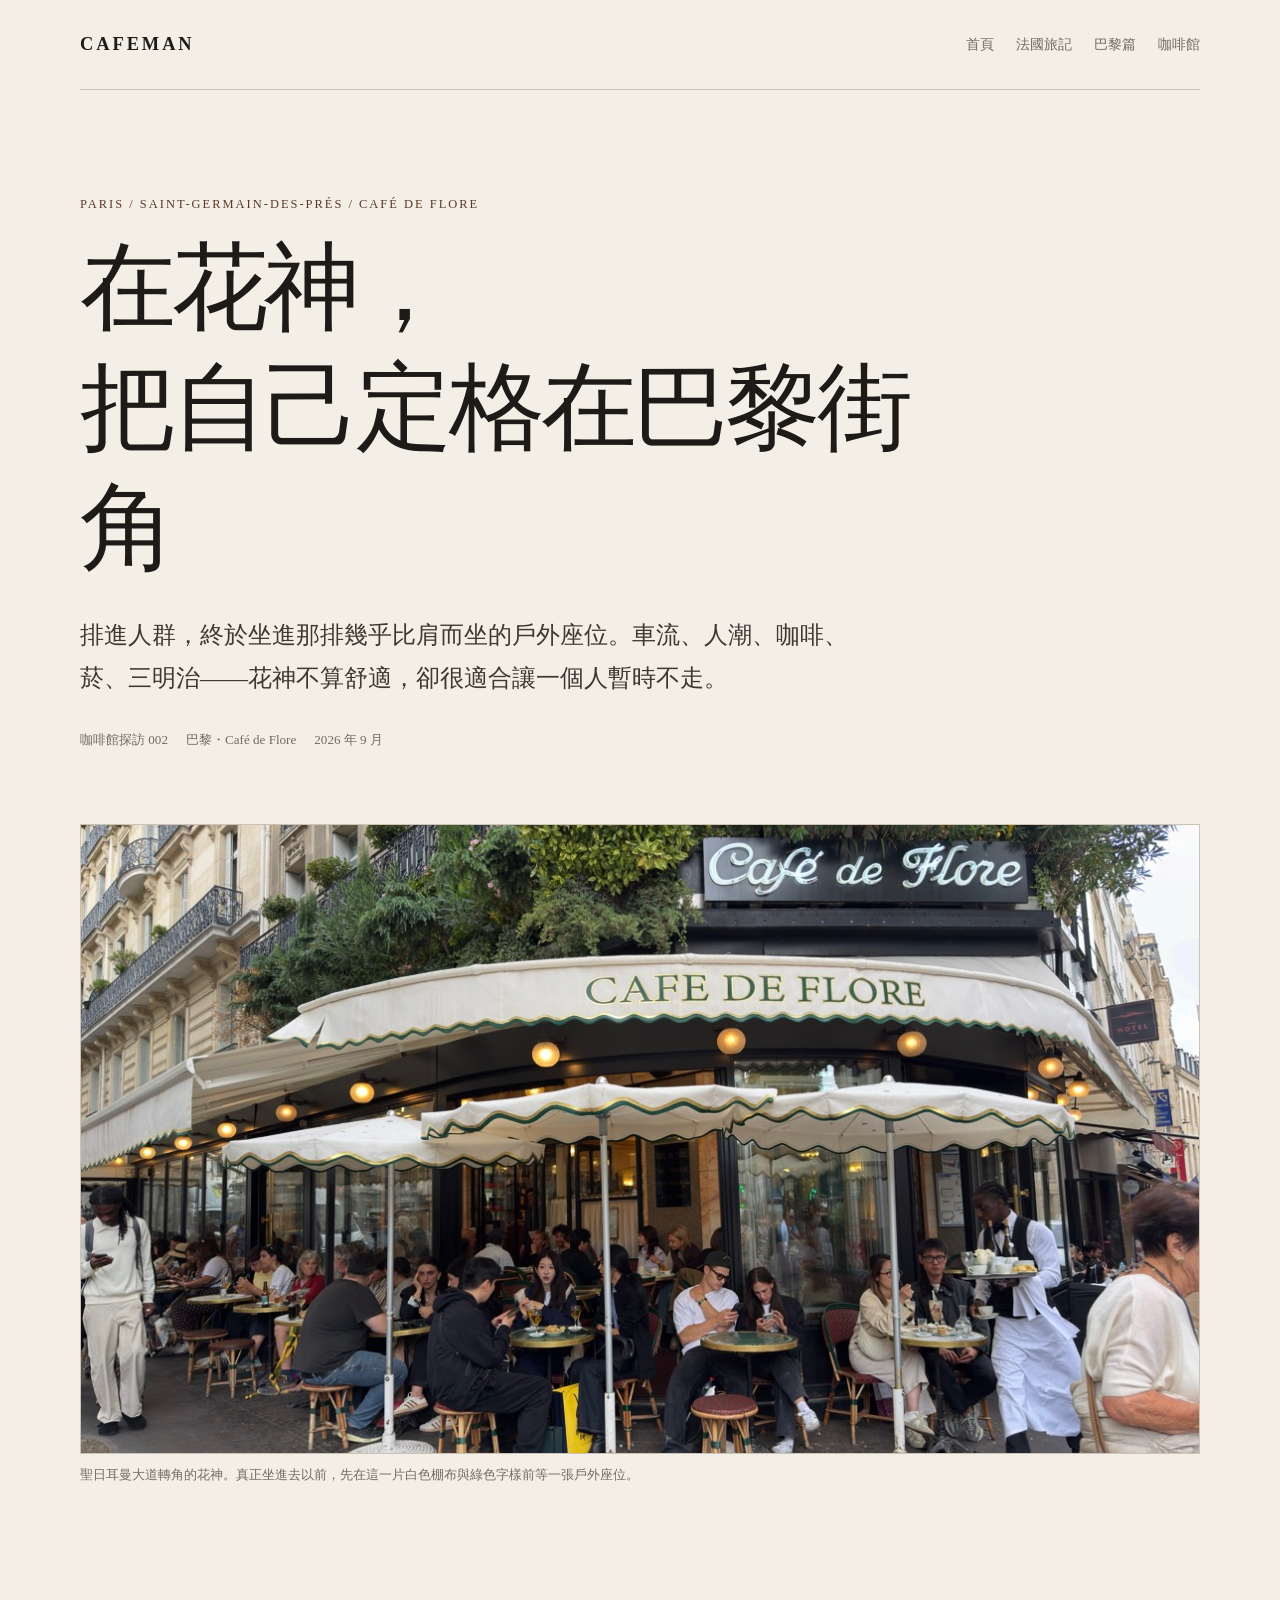
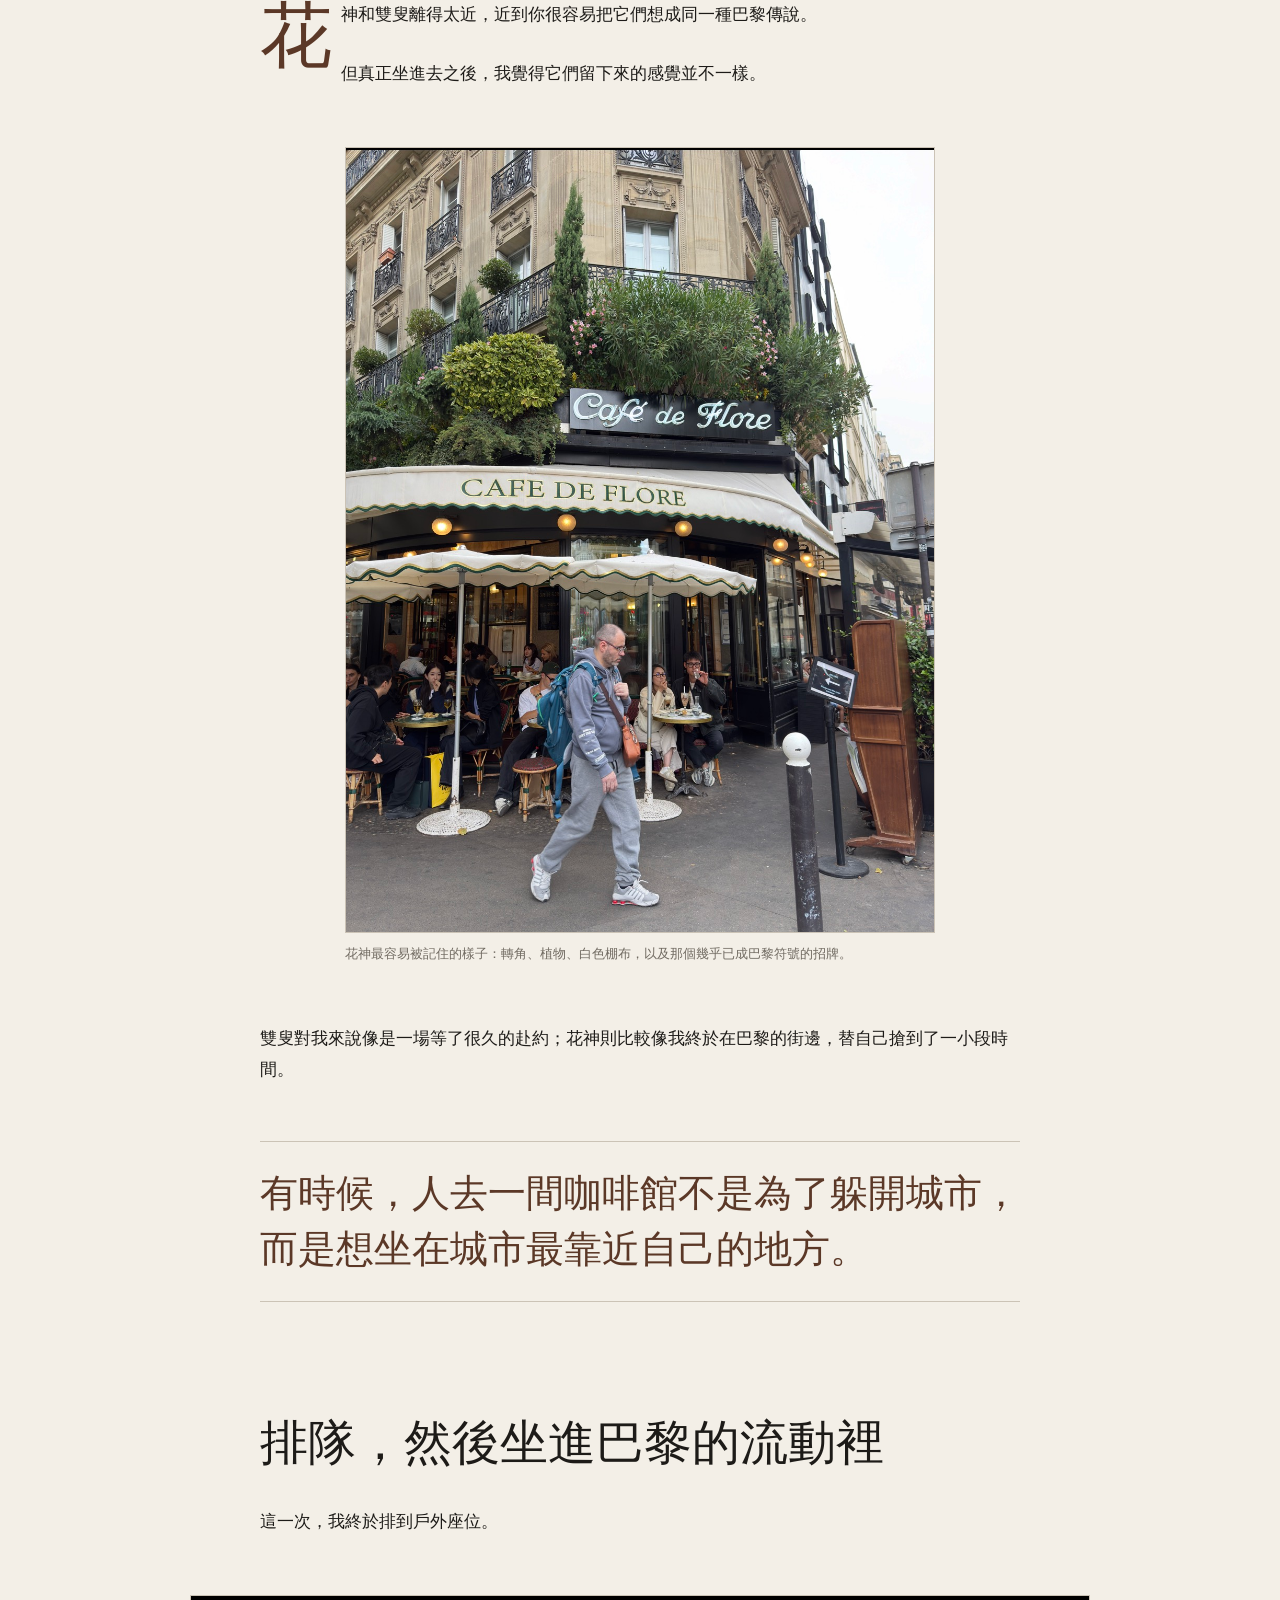
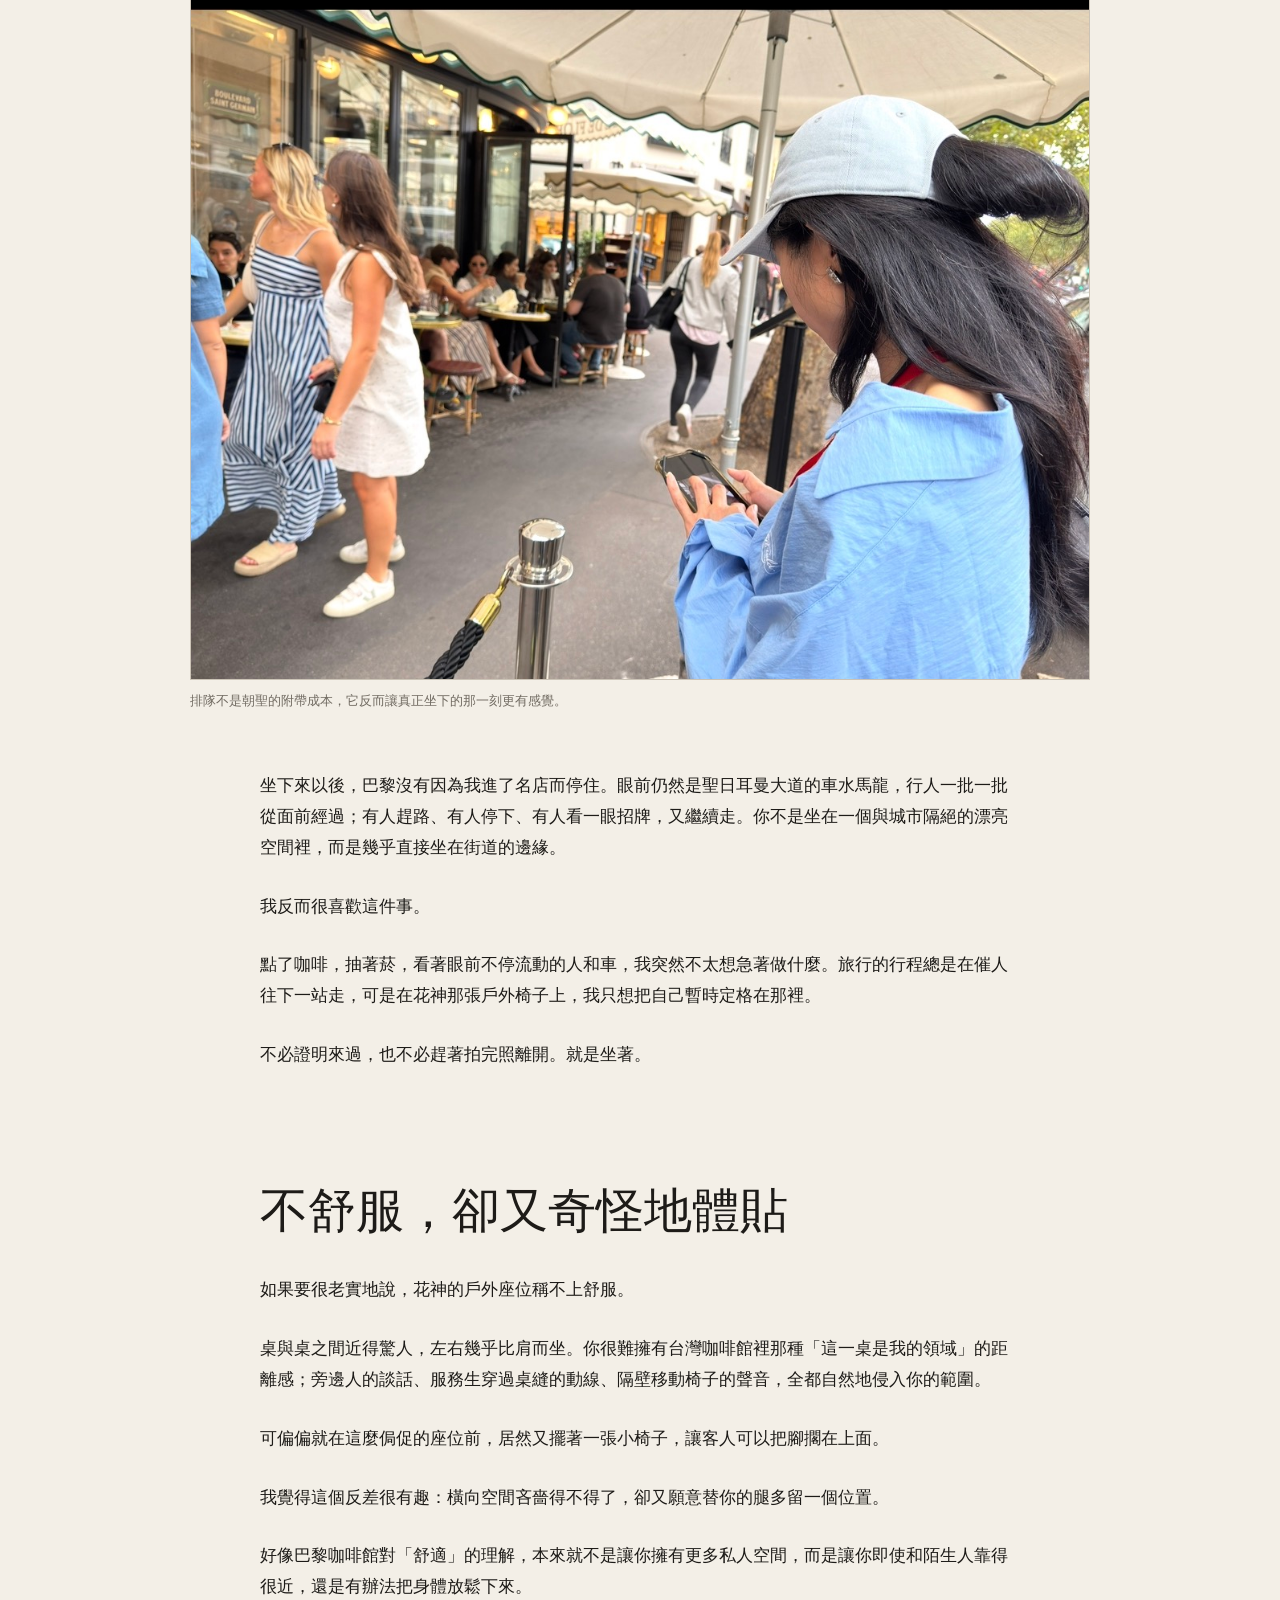
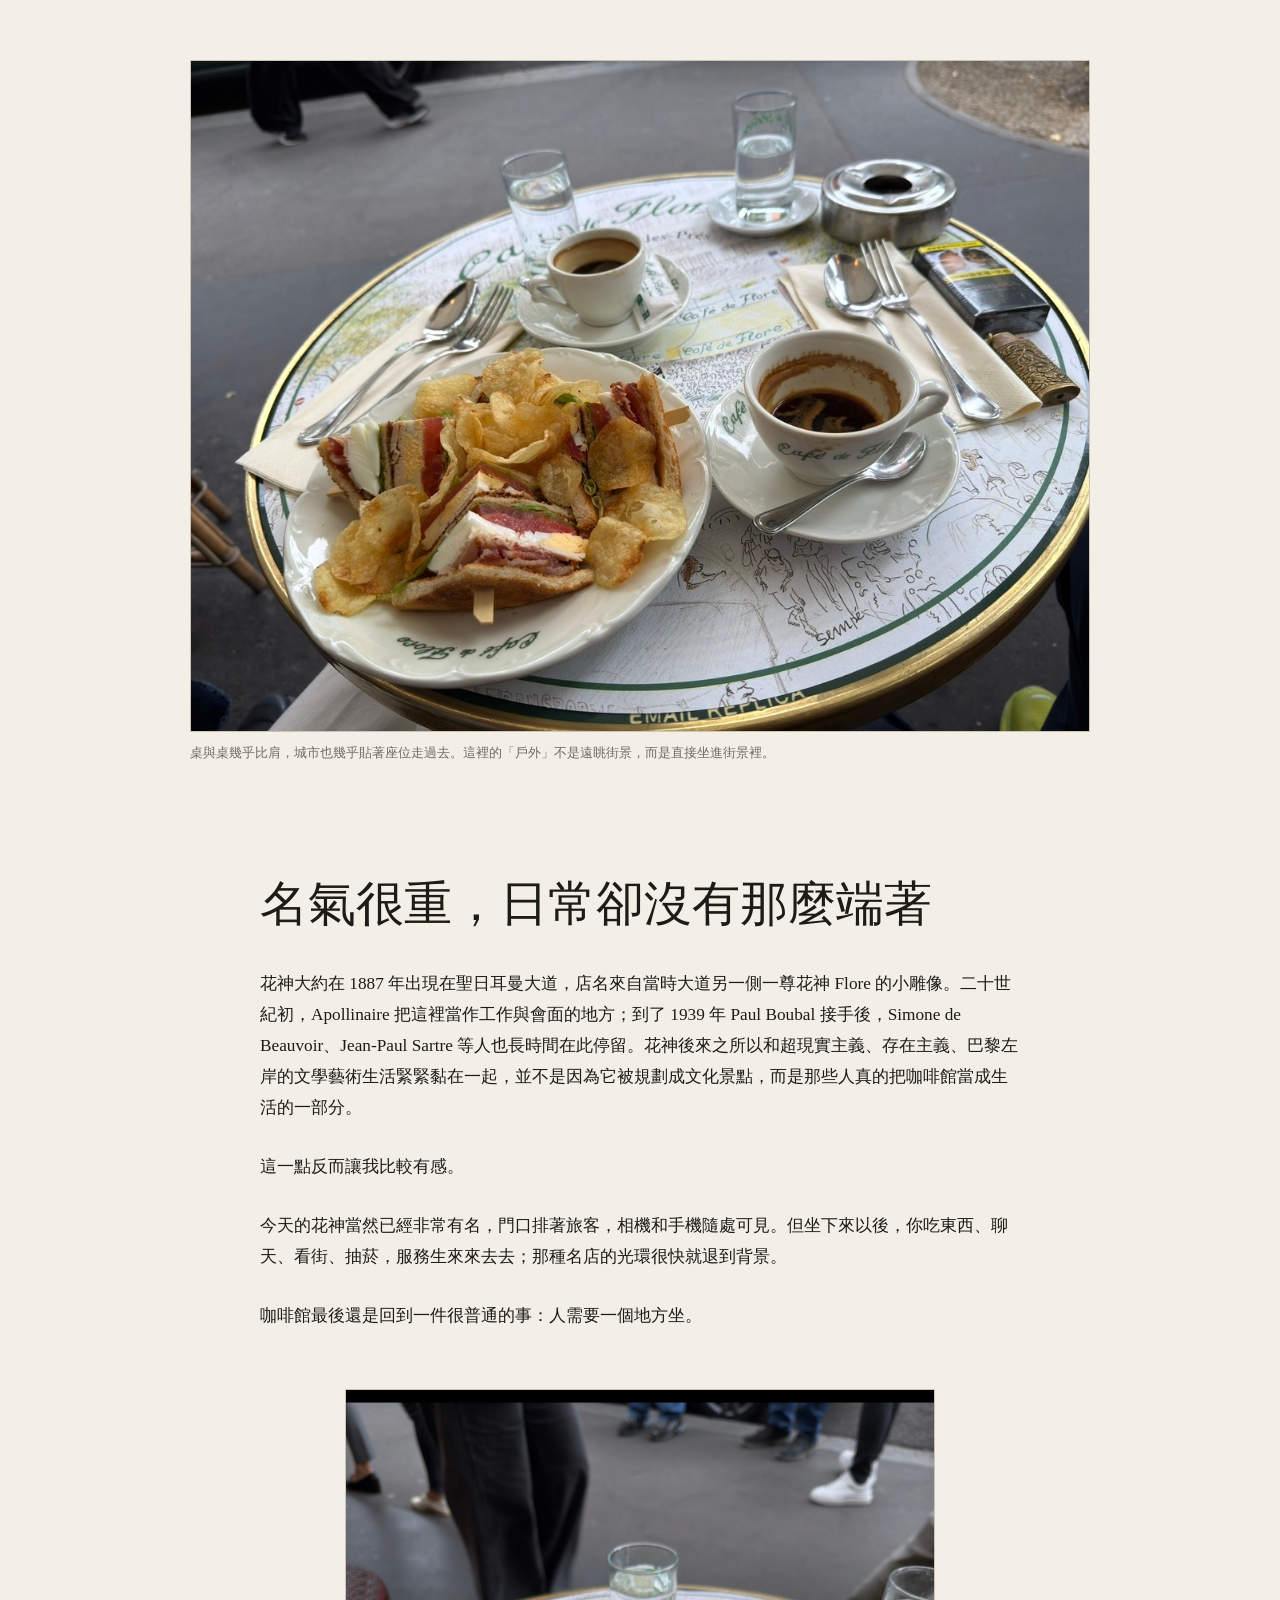
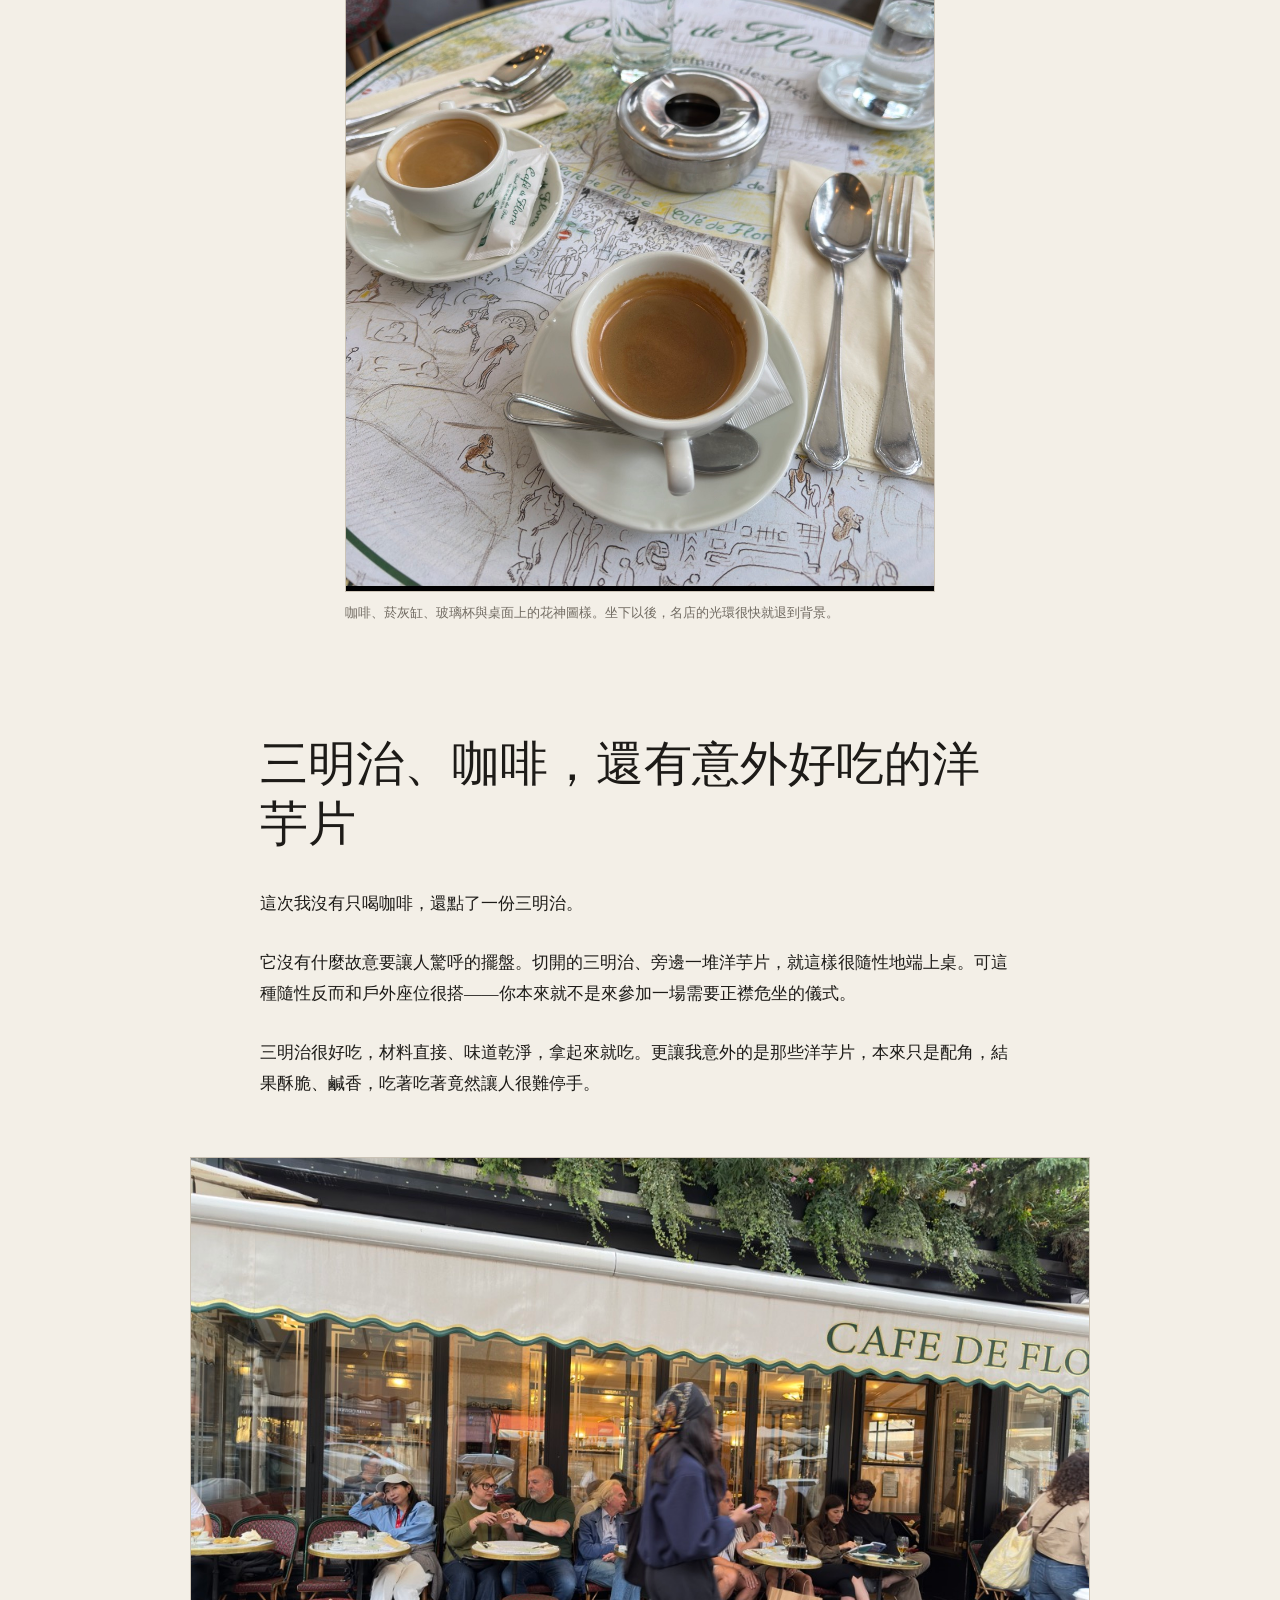
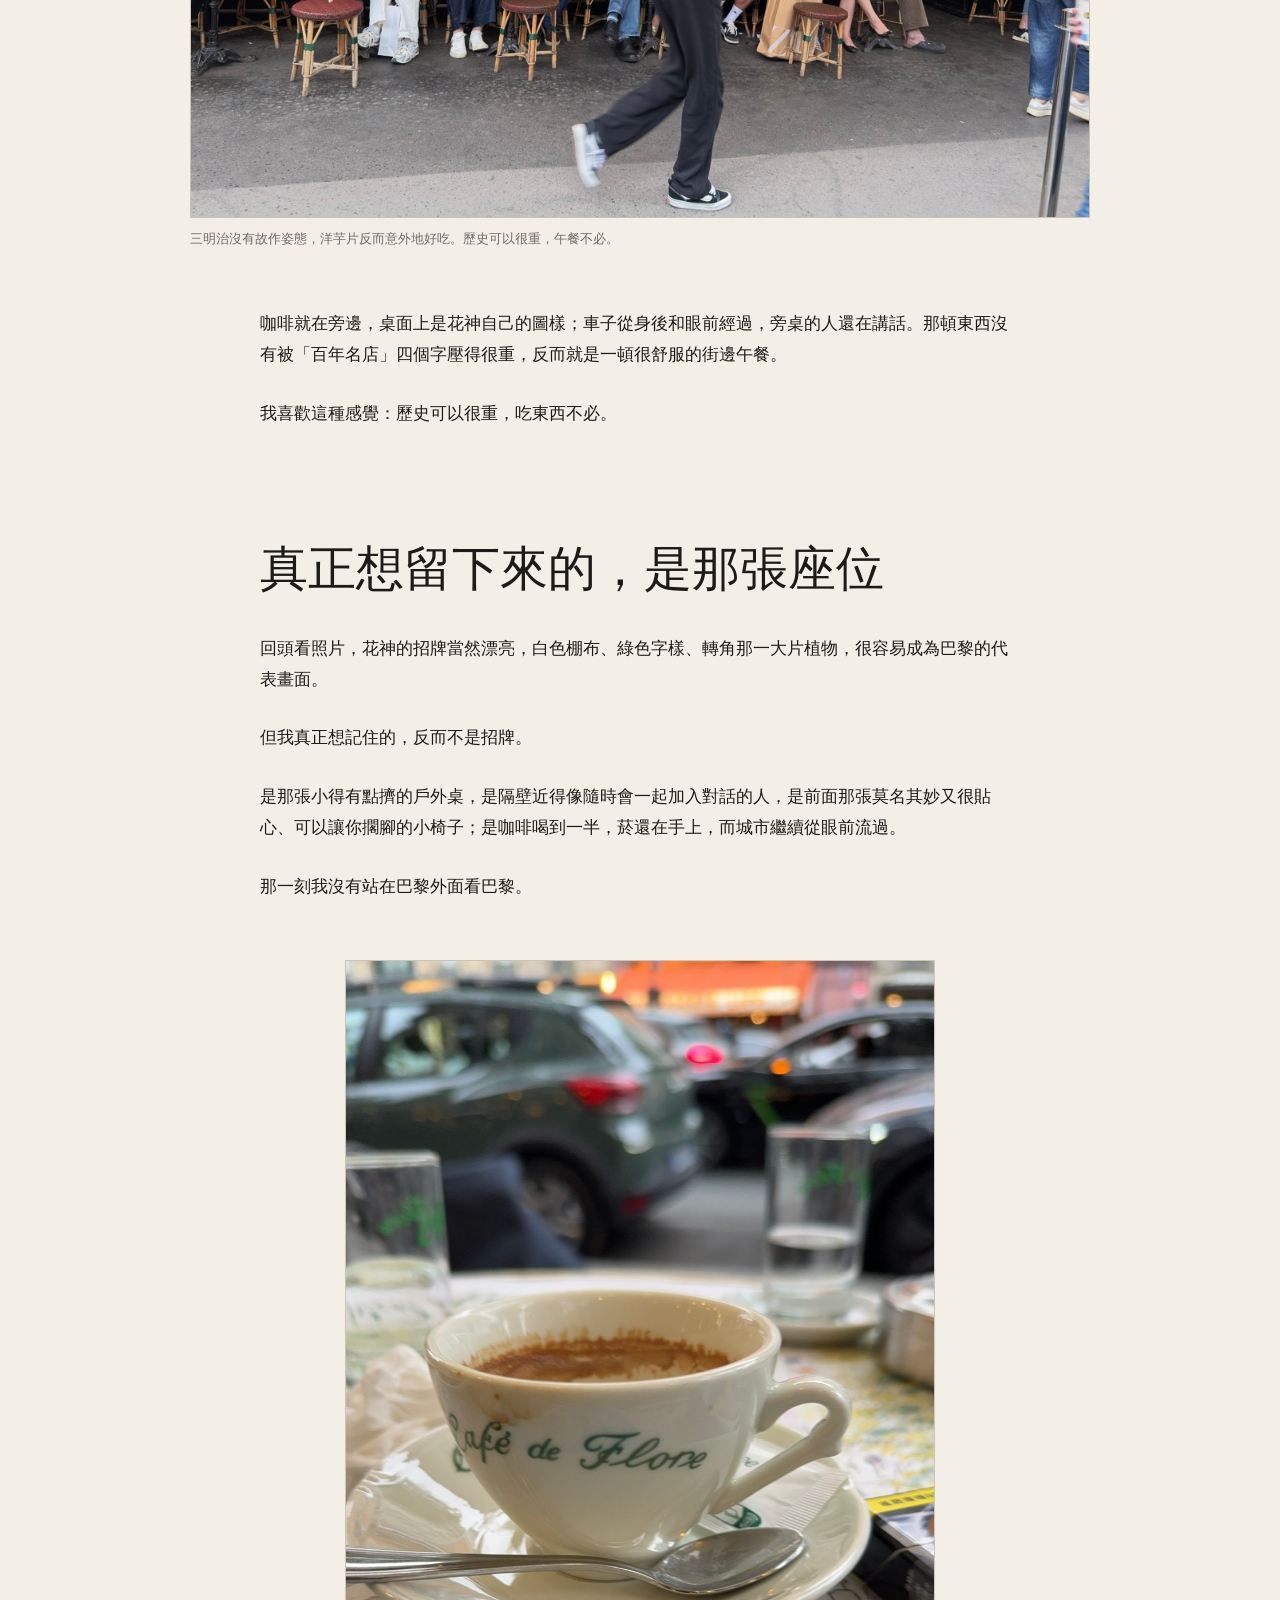
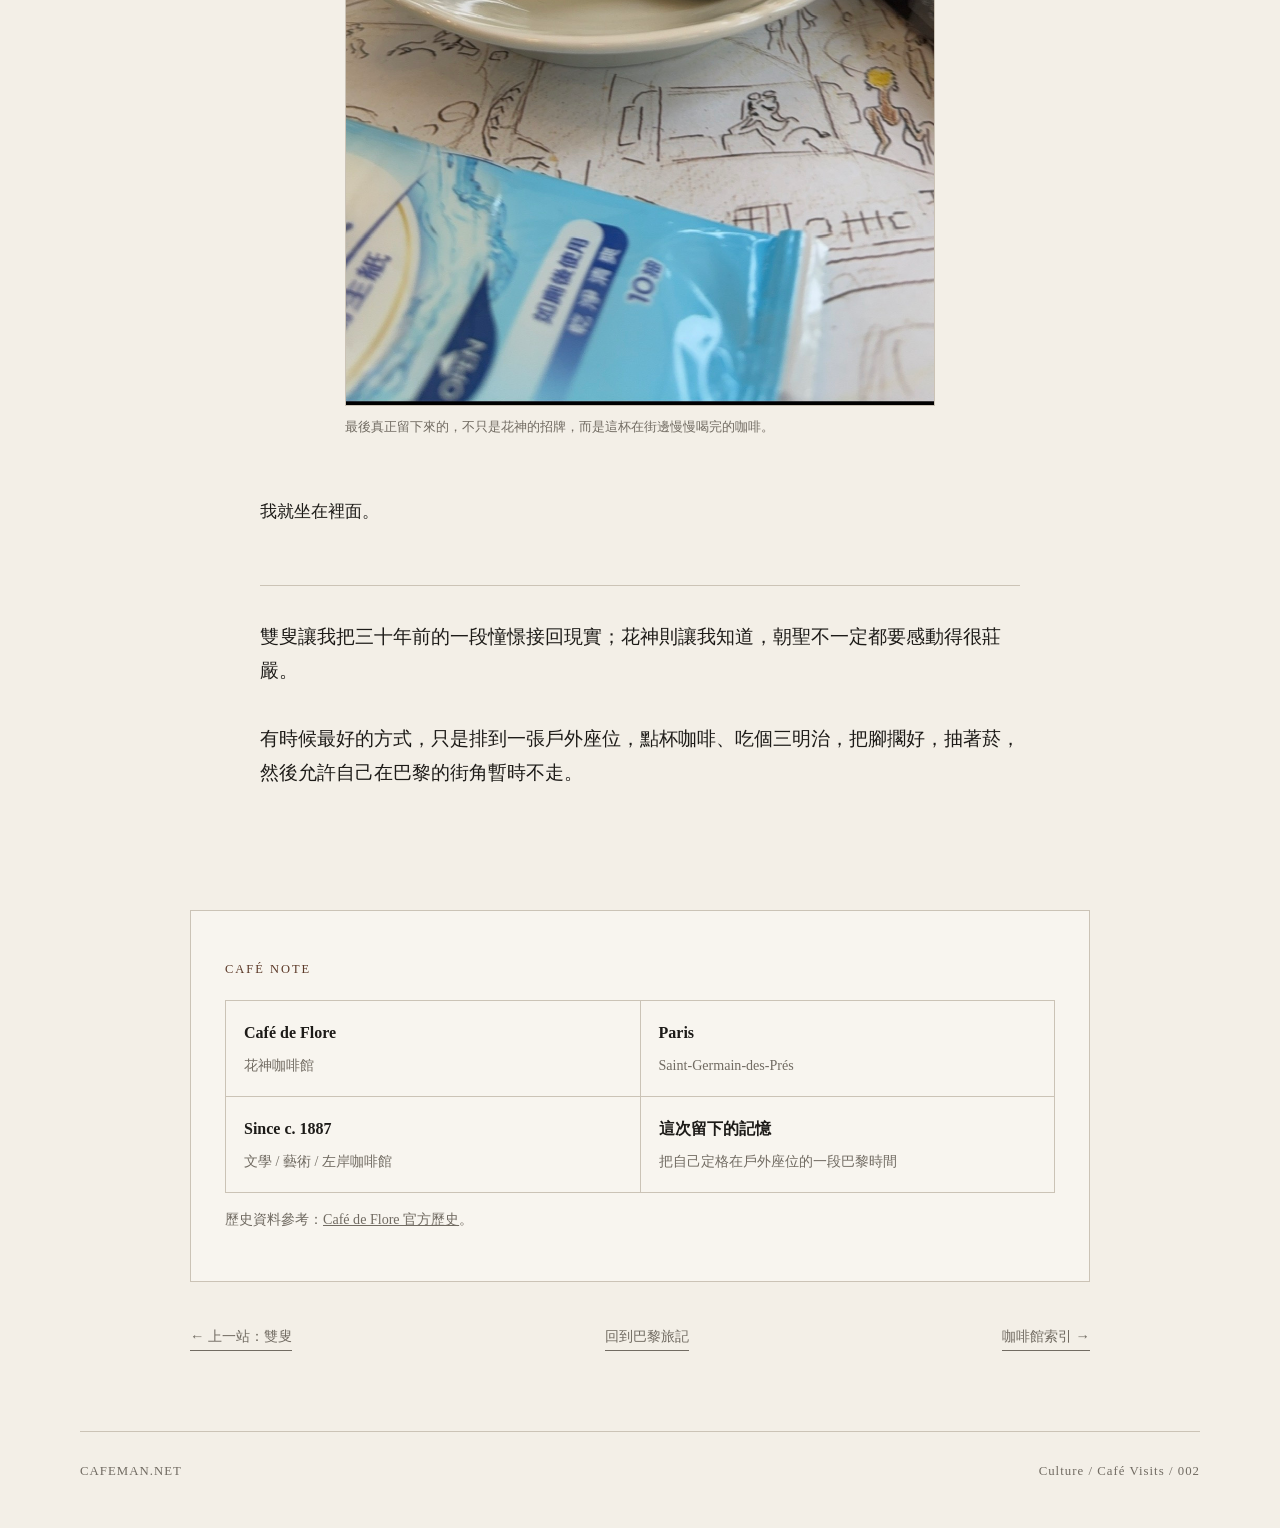
<file: culture/cafe-de-flore/index.html>
<!doctype html>
<html lang="zh-Hant">
<head>
<meta charset="utf-8"><meta name="viewport" content="width=device-width,initial-scale=1">
<meta name="description" content="在巴黎花神咖啡館排隊坐進戶外座位，看著聖日耳曼大道的車流與人潮，喝咖啡、吃三明治，也讓自己在那張椅子上停一會兒。">
<title>在花神，把自己定格在巴黎街角｜CAFEMAN</title>
<link rel="stylesheet" href="../../styles.css">
</head>
<body>
<header class="site-header"><a class="brand" href="../../index.html">CAFEMAN</a><nav><a href="../../index.html">首頁</a><a href="../../france/index.html">法國旅記</a><a href="../../paris/index.html">巴黎篇</a><a href="../index.html">咖啡館</a></nav></header>

<main class="article-main">
<article class="longform">
<header class="article-hero">
<p class="eyebrow">Paris / Saint-Germain-des-Prés / Café de Flore</p>
<h1>在花神，<br>把自己定格在巴黎街角</h1>
<p class="article-deck">排進人群，終於坐進那排幾乎比肩而坐的戶外座位。車流、人潮、咖啡、菸、三明治——花神不算舒適，卻很適合讓一個人暫時不走。</p>
<div class="article-meta"><span>咖啡館探訪 002</span><span>巴黎・Café de Flore</span><span>2026 年 9 月</span></div>
</header>

<figure class="story-hero">
<img src="../../assets/images/cafe-de-flore/IMG_2894.jpeg" alt="巴黎聖日耳曼大道上的花神咖啡館 Café de Flore 外觀" loading="eager" fetchpriority="high" decoding="async">
<figcaption>聖日耳曼大道轉角的花神。真正坐進去以前，先在這一片白色棚布與綠色字樣前等一張戶外座位。</figcaption>
</figure>

<div class="article-body">
<p class="dropcap">花神和雙叟離得太近，近到你很容易把它們想成同一種巴黎傳說。</p>
<p>但真正坐進去之後，我覺得它們留下來的感覺並不一樣。</p>

<figure class="story-photo portrait">
<img src="../../assets/images/cafe-de-flore/IMG_2893.jpeg" alt="花神咖啡館轉角外觀與 Café de Flore 招牌" loading="lazy" decoding="async">
<figcaption>花神最容易被記住的樣子：轉角、植物、白色棚布，以及那個幾乎已成巴黎符號的招牌。</figcaption>
</figure>
<p>雙叟對我來說像是一場等了很久的赴約；花神則比較像我終於在巴黎的街邊，替自己搶到了一小段時間。</p>

<blockquote><p>有時候，人去一間咖啡館不是為了躲開城市，而是想坐在城市最靠近自己的地方。</p></blockquote>

<h2>排隊，然後坐進巴黎的流動裡</h2>
<p>這一次，我終於排到戶外座位。</p>

<figure class="story-photo">
<img src="../../assets/images/cafe-de-flore/IMG_2895.jpeg" alt="花神咖啡館戶外座位旁等待入座的街景" loading="lazy" decoding="async">
<figcaption>排隊不是朝聖的附帶成本，它反而讓真正坐下的那一刻更有感覺。</figcaption>
</figure>
<p>坐下來以後，巴黎沒有因為我進了名店而停住。眼前仍然是聖日耳曼大道的車水馬龍，行人一批一批從面前經過；有人趕路、有人停下、有人看一眼招牌，又繼續走。你不是坐在一個與城市隔絕的漂亮空間裡，而是幾乎直接坐在街道的邊緣。</p>
<p>我反而很喜歡這件事。</p>
<p>點了咖啡，抽著菸，看著眼前不停流動的人和車，我突然不太想急著做什麼。旅行的行程總是在催人往下一站走，可是在花神那張戶外椅子上，我只想把自己暫時定格在那裡。</p>
<p>不必證明來過，也不必趕著拍完照離開。就是坐著。</p>

<h2>不舒服，卻又奇怪地體貼</h2>
<p>如果要很老實地說，花神的戶外座位稱不上舒服。</p>
<p>桌與桌之間近得驚人，左右幾乎比肩而坐。你很難擁有台灣咖啡館裡那種「這一桌是我的領域」的距離感；旁邊人的談話、服務生穿過桌縫的動線、隔壁移動椅子的聲音，全都自然地侵入你的範圍。</p>
<p>可偏偏就在這麼侷促的座位前，居然又擺著一張小椅子，讓客人可以把腳擱在上面。</p>
<p>我覺得這個反差很有趣：橫向空間吝嗇得不得了，卻又願意替你的腿多留一個位置。</p>
<p>好像巴黎咖啡館對「舒適」的理解，本來就不是讓你擁有更多私人空間，而是讓你即使和陌生人靠得很近，還是有辦法把身體放鬆下來。</p>

<figure class="story-photo">
<img src="../../assets/images/cafe-de-flore/IMG_2899.jpeg" alt="花神咖啡館緊密排列的戶外座位與來往行人" loading="lazy" decoding="async">
<figcaption>桌與桌幾乎比肩，城市也幾乎貼著座位走過去。這裡的「戶外」不是遠眺街景，而是直接坐進街景裡。</figcaption>
</figure>

<h2>名氣很重，日常卻沒有那麼端著</h2>
<p>花神大約在 1887 年出現在聖日耳曼大道，店名來自當時大道另一側一尊花神 Flore 的小雕像。二十世紀初，Apollinaire 把這裡當作工作與會面的地方；到了 1939 年 Paul Boubal 接手後，Simone de Beauvoir、Jean-Paul Sartre 等人也長時間在此停留。花神後來之所以和超現實主義、存在主義、巴黎左岸的文學藝術生活緊緊黏在一起，並不是因為它被規劃成文化景點，而是那些人真的把咖啡館當成生活的一部分。</p>
<p>這一點反而讓我比較有感。</p>
<p>今天的花神當然已經非常有名，門口排著旅客，相機和手機隨處可見。但坐下來以後，你吃東西、聊天、看街、抽菸，服務生來來去去；那種名店的光環很快就退到背景。</p>
<p>咖啡館最後還是回到一件很普通的事：人需要一個地方坐。</p>

<figure class="story-photo portrait">
<img src="../../assets/images/cafe-de-flore/IMG_2896.jpeg" alt="花神咖啡館桌上的兩杯咖啡、玻璃杯與街景" loading="lazy" decoding="async">
<figcaption>咖啡、菸灰缸、玻璃杯與桌面上的花神圖樣。坐下以後，名店的光環很快就退到背景。</figcaption>
</figure>

<h2>三明治、咖啡，還有意外好吃的洋芋片</h2>
<p>這次我沒有只喝咖啡，還點了一份三明治。</p>
<p>它沒有什麼故意要讓人驚呼的擺盤。切開的三明治、旁邊一堆洋芋片，就這樣很隨性地端上桌。可這種隨性反而和戶外座位很搭——你本來就不是來參加一場需要正襟危坐的儀式。</p>
<p>三明治很好吃，材料直接、味道乾淨，拿起來就吃。更讓我意外的是那些洋芋片，本來只是配角，結果酥脆、鹹香，吃著吃著竟然讓人很難停手。</p>

<figure class="story-photo">
<img src="../../assets/images/cafe-de-flore/IMG_2897.jpeg" alt="花神咖啡館的三明治、洋芋片與咖啡" loading="lazy" decoding="async">
<figcaption>三明治沒有故作姿態，洋芋片反而意外地好吃。歷史可以很重，午餐不必。</figcaption>
</figure>
<p>咖啡就在旁邊，桌面上是花神自己的圖樣；車子從身後和眼前經過，旁桌的人還在講話。那頓東西沒有被「百年名店」四個字壓得很重，反而就是一頓很舒服的街邊午餐。</p>
<p>我喜歡這種感覺：歷史可以很重，吃東西不必。</p>

<h2>真正想留下來的，是那張座位</h2>
<p>回頭看照片，花神的招牌當然漂亮，白色棚布、綠色字樣、轉角那一大片植物，很容易成為巴黎的代表畫面。</p>
<p>但我真正想記住的，反而不是招牌。</p>
<p>是那張小得有點擠的戶外桌，是隔壁近得像隨時會一起加入對話的人，是前面那張莫名其妙又很貼心、可以讓你擱腳的小椅子；是咖啡喝到一半，菸還在手上，而城市繼續從眼前流過。</p>
<p>那一刻我沒有站在巴黎外面看巴黎。</p>

<figure class="story-photo portrait">
<img src="../../assets/images/cafe-de-flore/IMG_2898.jpeg" alt="花神咖啡館 Café de Flore 咖啡杯特寫" loading="lazy" decoding="async">
<figcaption>最後真正留下來的，不只是花神的招牌，而是這杯在街邊慢慢喝完的咖啡。</figcaption>
</figure>
<p>我就坐在裡面。</p>

<p class="closing">雙叟讓我把三十年前的一段憧憬接回現實；花神則讓我知道，朝聖不一定都要感動得很莊嚴。<br><br>有時候最好的方式，只是排到一張戶外座位，點杯咖啡、吃個三明治，把腳擱好，抽著菸，然後允許自己在巴黎的街角暫時不走。</p>
</div>

<aside class="place-note">
<p class="eyebrow">Café note</p>
<div class="place-note-grid">
<div><strong>Café de Flore</strong><span>花神咖啡館</span></div>
<div><strong>Paris</strong><span>Saint-Germain-des-Prés</span></div>
<div><strong>Since c. 1887</strong><span>文學 / 藝術 / 左岸咖啡館</span></div>
<div><strong>這次留下的記憶</strong><span>把自己定格在戶外座位的一段巴黎時間</span></div>
</div>
<p class="source-note">歷史資料參考：<a href="https://cafedeflore.fr/en/" target="_blank" rel="noopener">Café de Flore 官方歷史</a>。</p>
</aside>

<nav class="article-nav"><a href="../les-deux-magots/index.html">← 上一站：雙叟</a><a href="../../paris/index.html">回到巴黎旅記</a><a href="../index.html">咖啡館索引 →</a></nav>
</article>
</main>
<footer><span>CAFEMAN.NET</span><span>Culture / Café Visits / 002</span></footer>
</body>
</html>
</file>
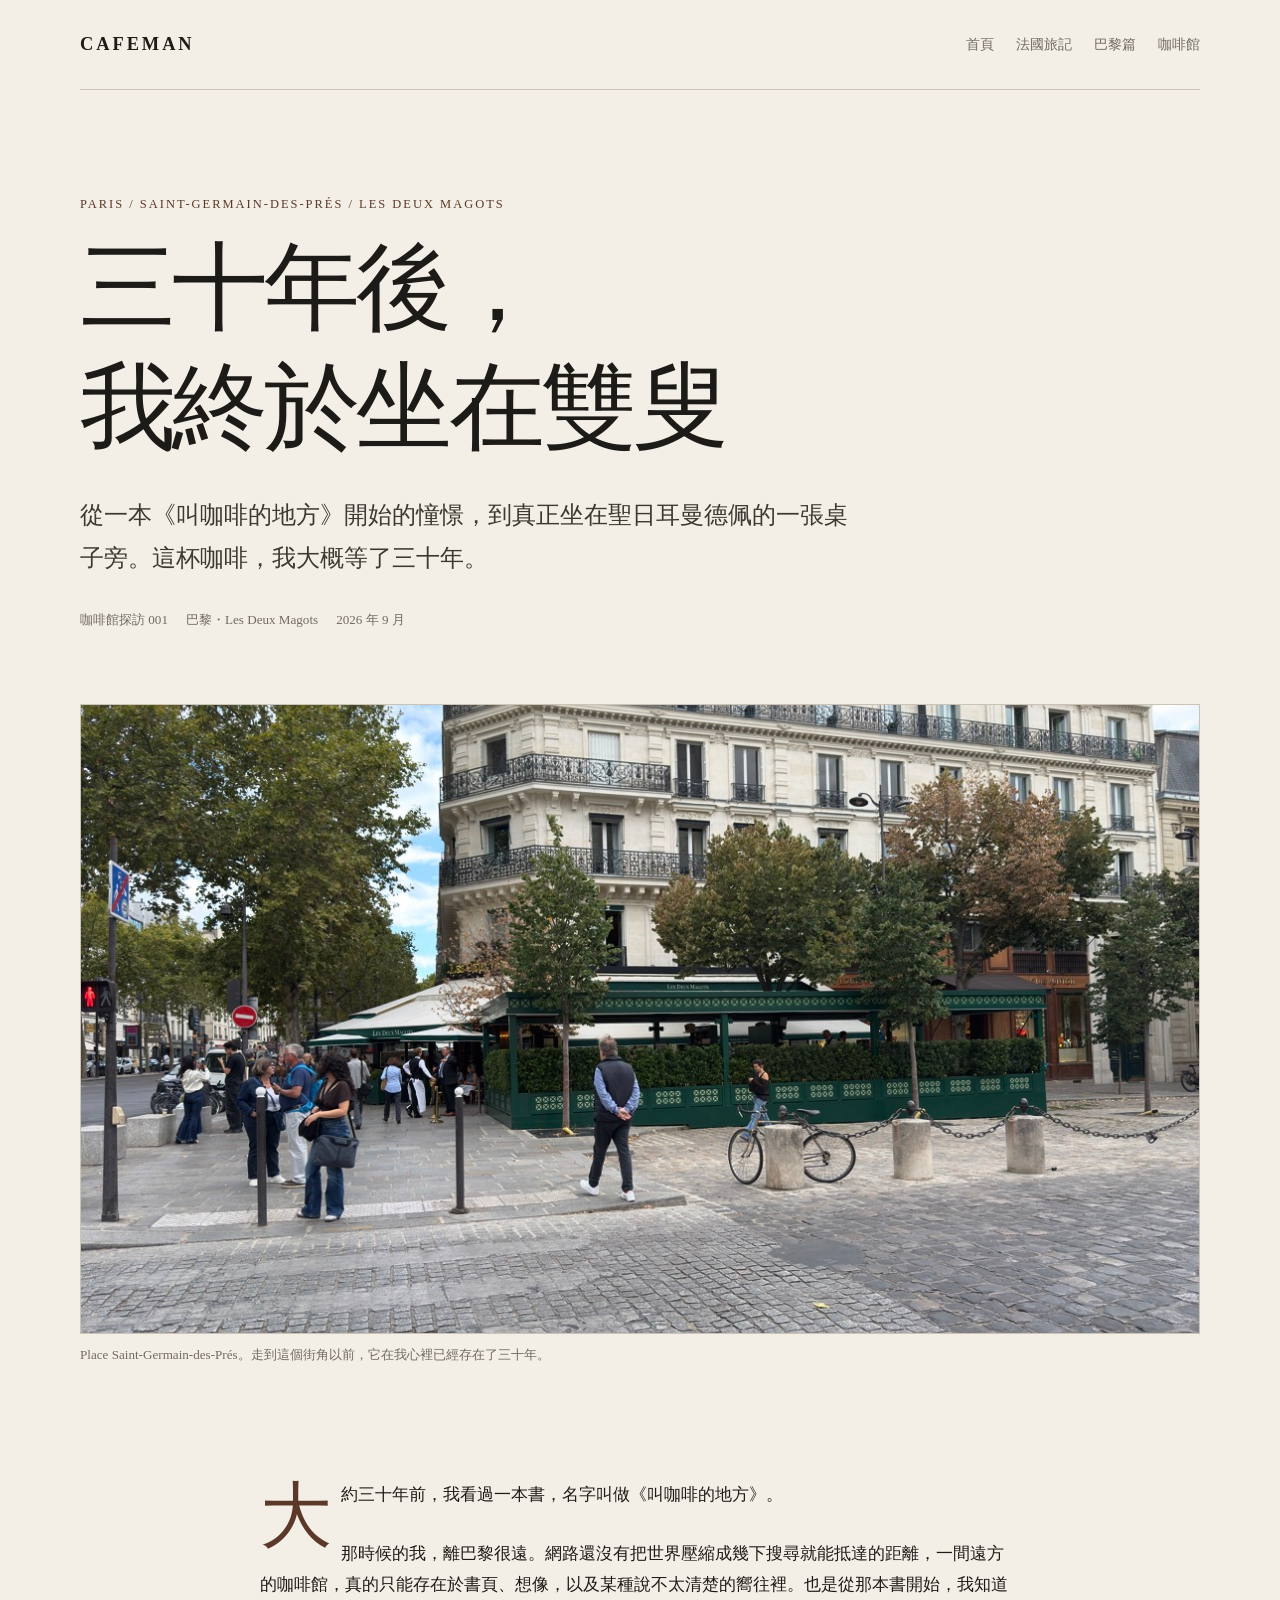
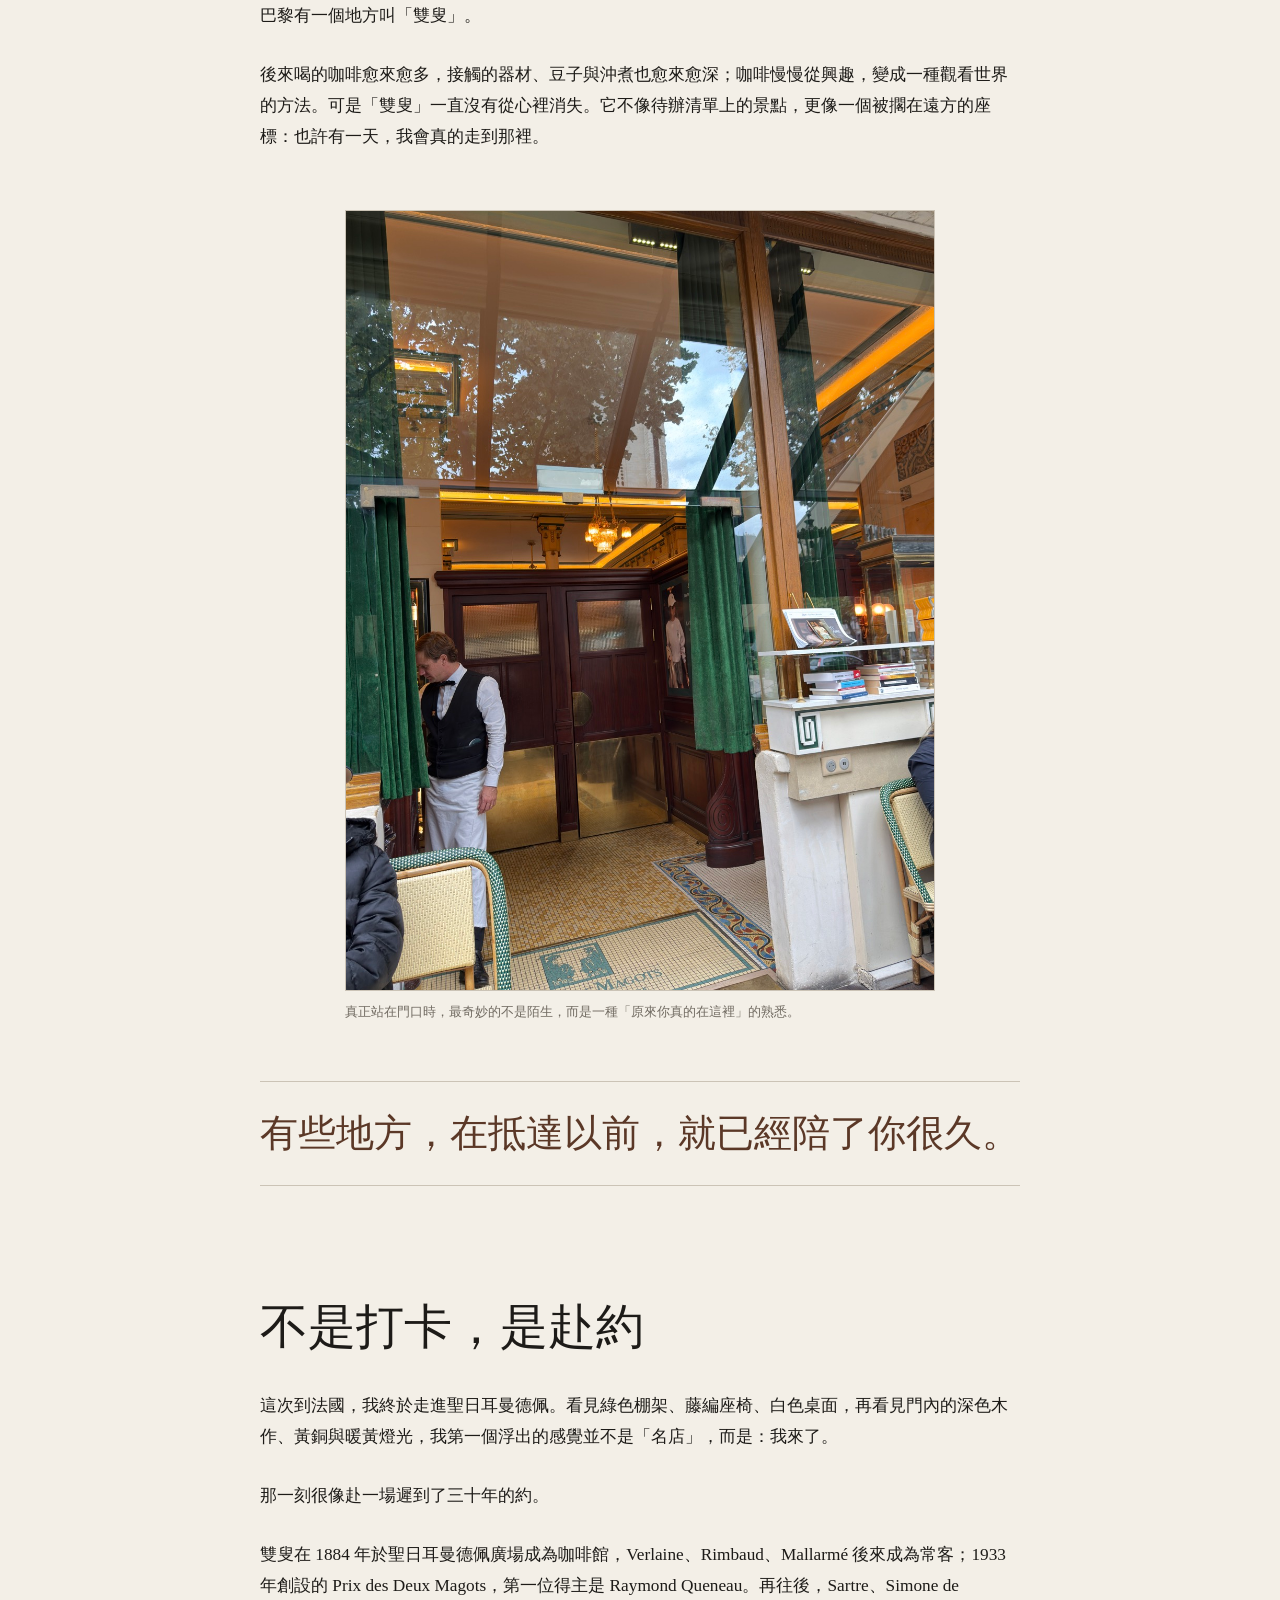
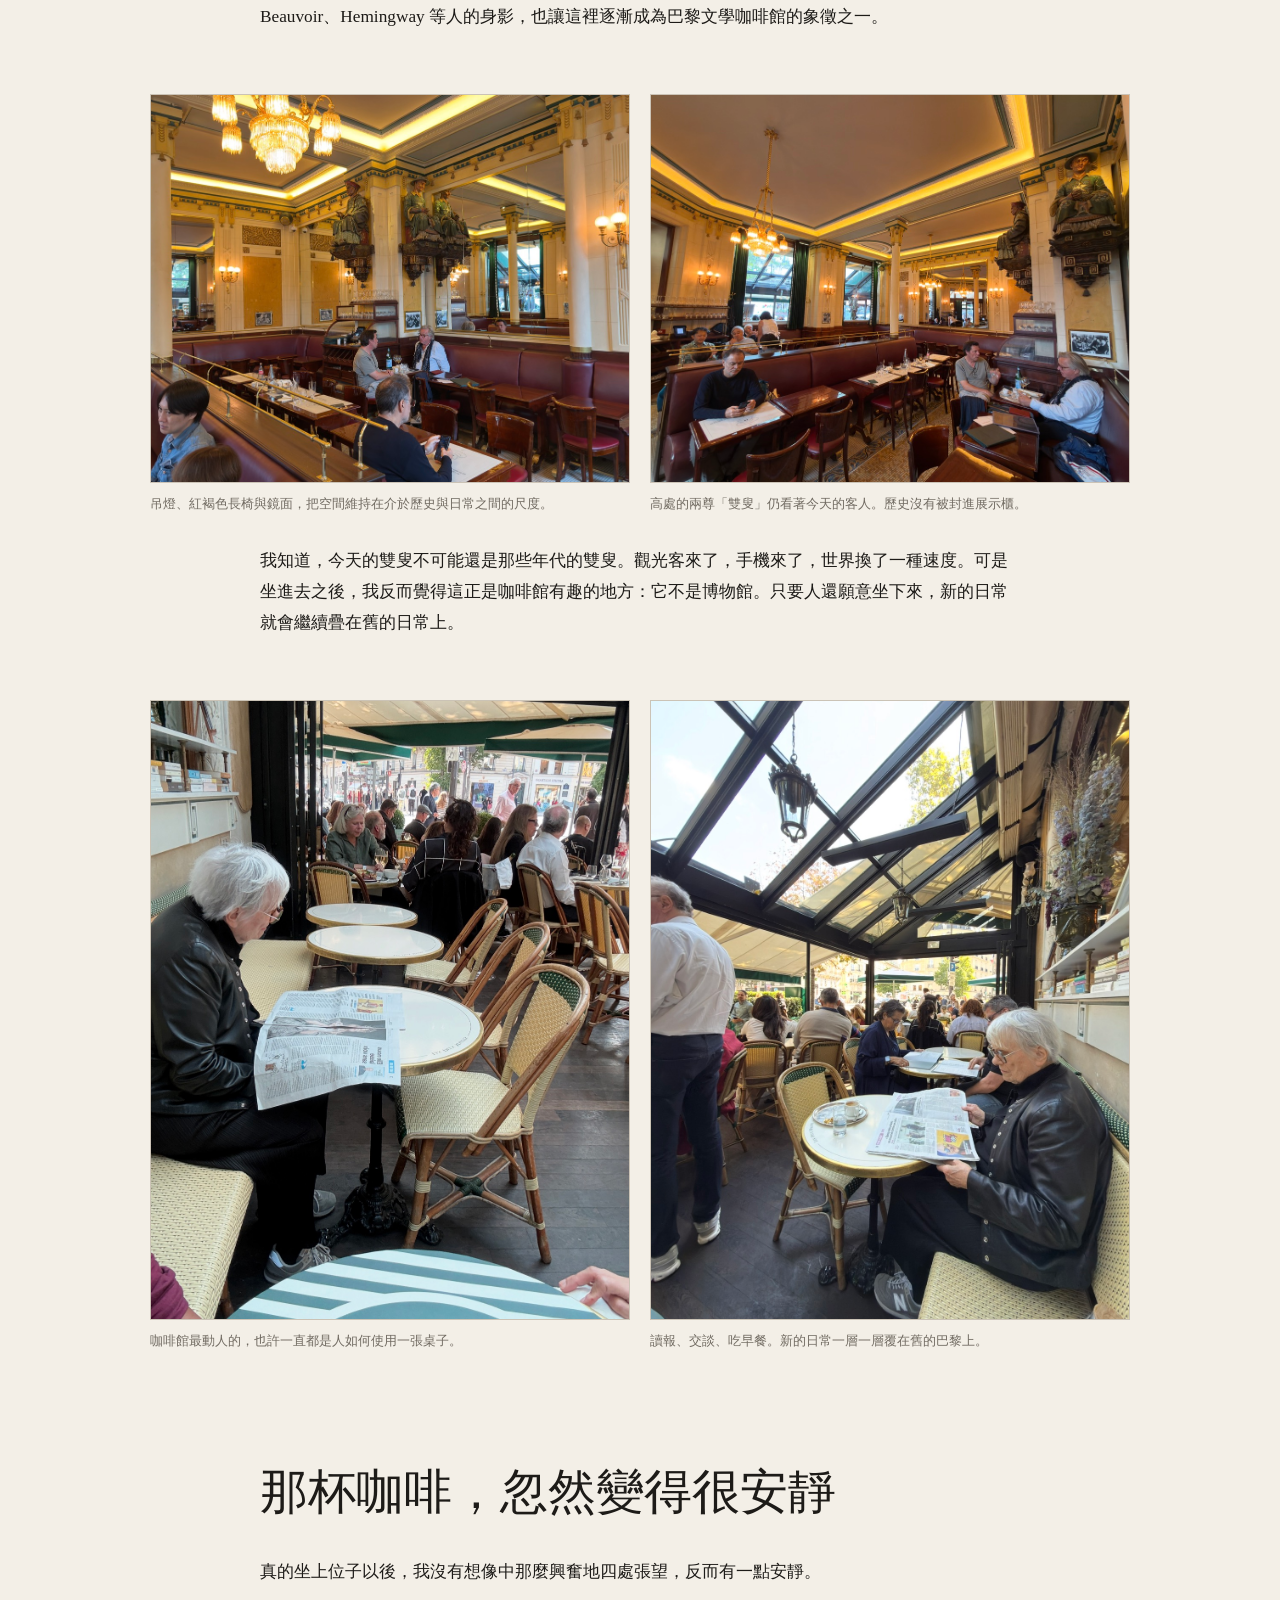
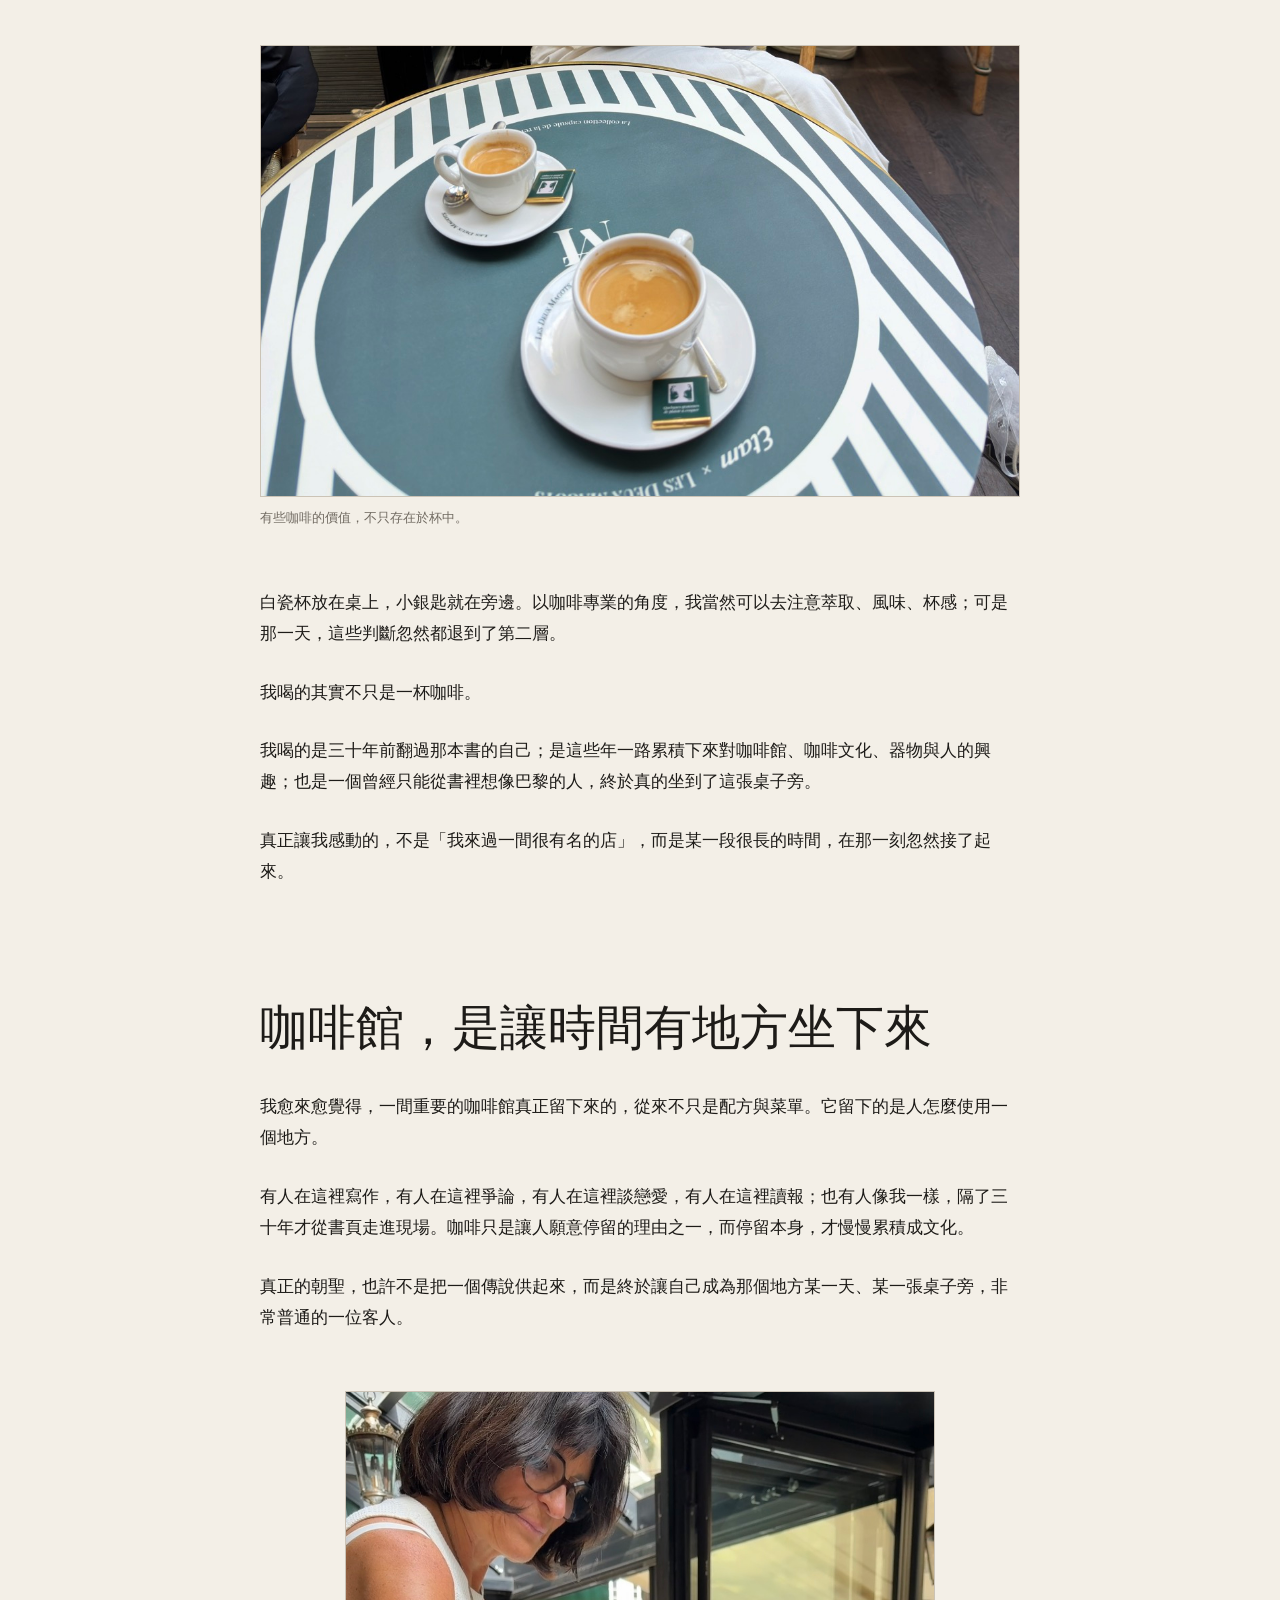
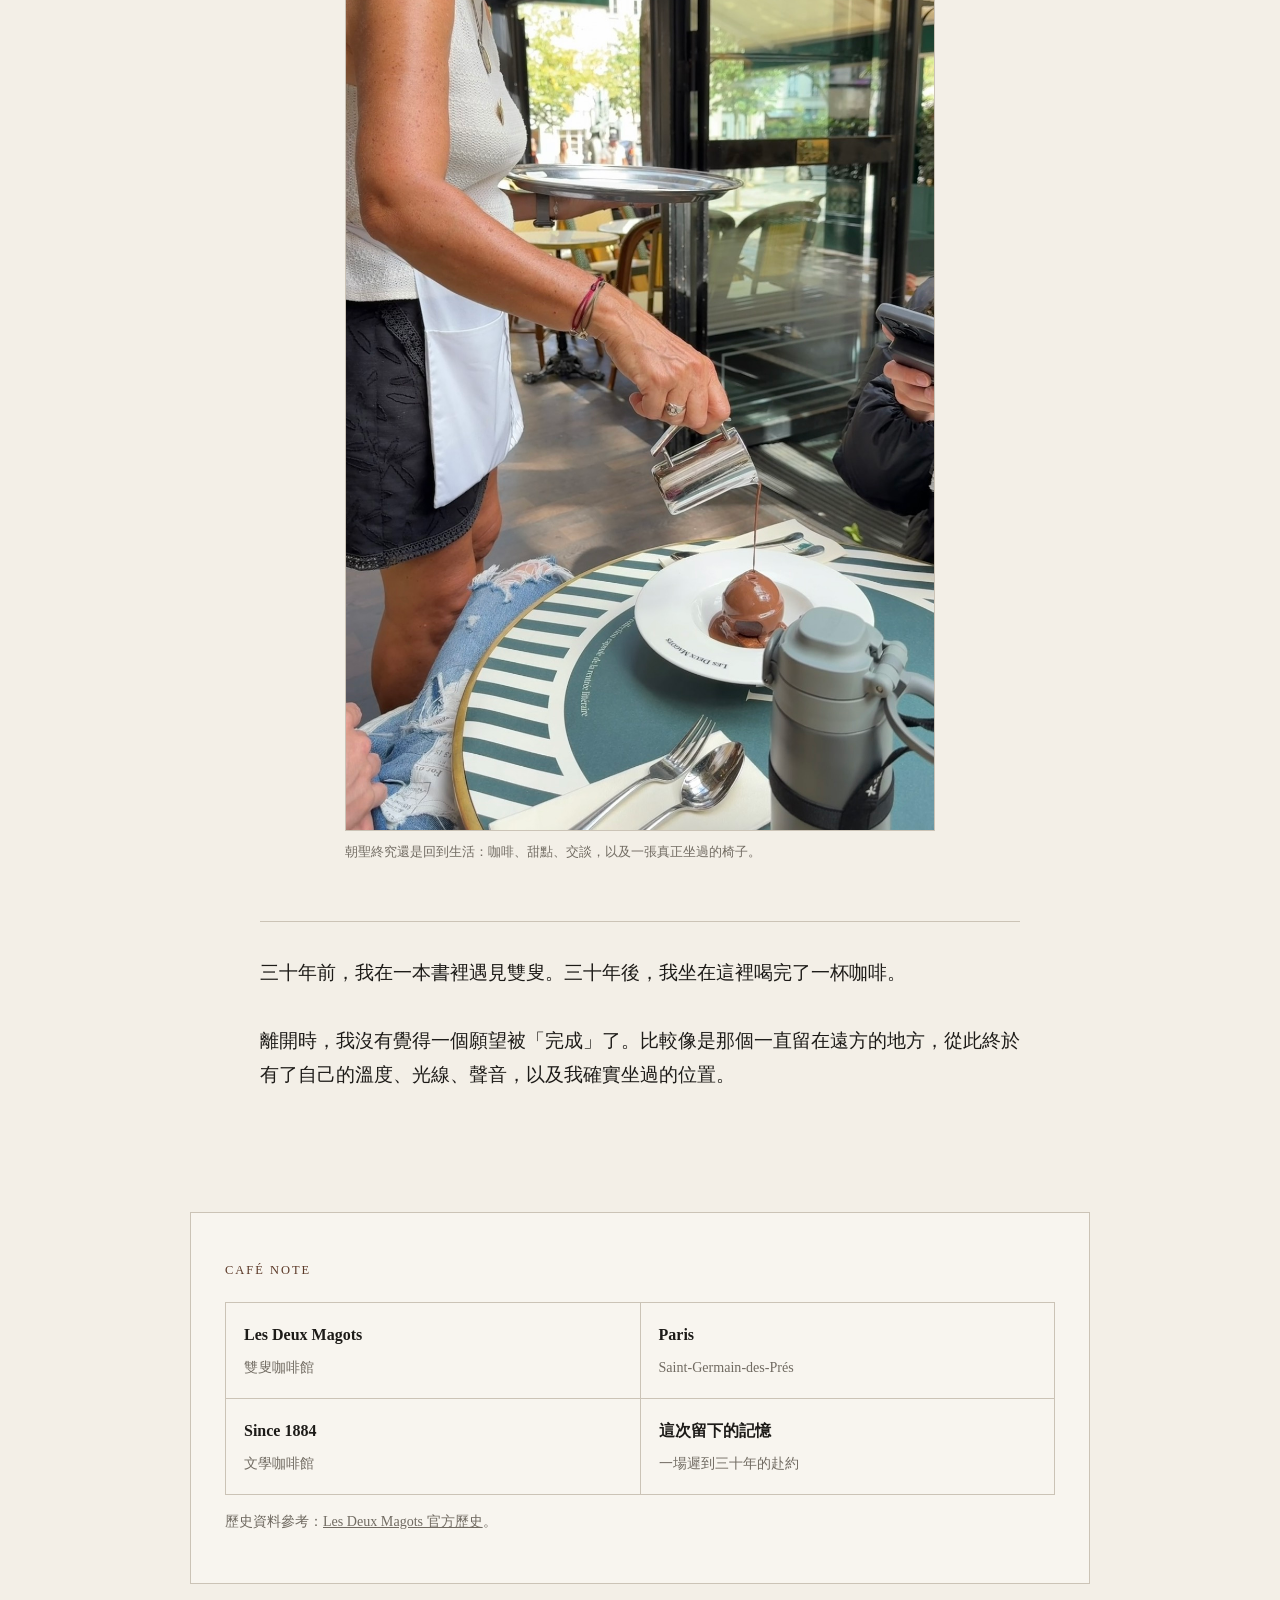
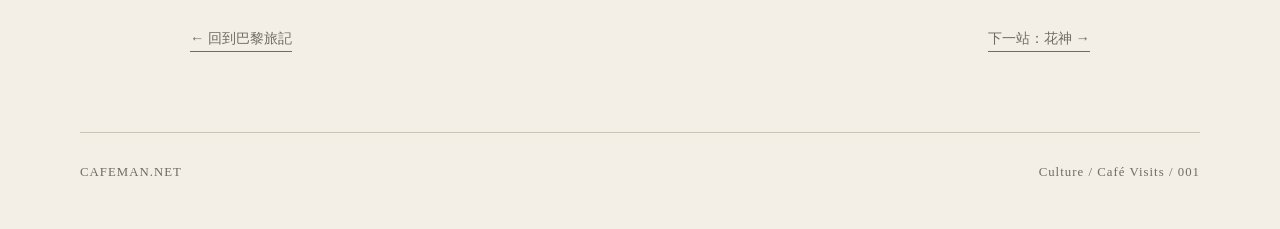
<file: culture/les-deux-magots/index.html>
<!doctype html>
<html lang="zh-Hant">
<head>
<meta charset="utf-8"><meta name="viewport" content="width=device-width,initial-scale=1">
<meta name="description" content="三十年前，一本《叫咖啡的地方》讓我第一次對巴黎雙叟咖啡館產生憧憬；三十年後，我終於坐在聖日耳曼德佩喝下那杯咖啡。">
<title>三十年後，我終於坐在雙叟｜CAFEMAN</title>
<link rel="stylesheet" href="../../styles.css">
</head>
<body>
<header class="site-header"><a class="brand" href="../../index.html">CAFEMAN</a><nav><a href="../../index.html">首頁</a><a href="../../france/index.html">法國旅記</a><a href="../../paris/index.html">巴黎篇</a><a href="../index.html">咖啡館</a></nav></header>
<main class="article-main">
<article class="longform">
<header class="article-hero">
<p class="eyebrow">Paris / Saint-Germain-des-Prés / Les Deux Magots</p>
<h1>三十年後，<br>我終於坐在雙叟</h1>
<p class="article-deck">從一本《叫咖啡的地方》開始的憧憬，到真正坐在聖日耳曼德佩的一張桌子旁。這杯咖啡，我大概等了三十年。</p>
<div class="article-meta"><span>咖啡館探訪 001</span><span>巴黎・Les Deux Magots</span><span>2026 年 9 月</span></div>
</header>

<figure class="story-hero">
<img src="../../assets/images/les-deux-magots/IMG_2869.jpeg" alt="巴黎聖日耳曼德佩的雙叟咖啡館外觀" loading="eager" fetchpriority="high" decoding="async">
<figcaption>Place Saint-Germain-des-Prés。走到這個街角以前，它在我心裡已經存在了三十年。</figcaption>
</figure>

<div class="article-body">
<p class="dropcap">大約三十年前，我看過一本書，名字叫做《叫咖啡的地方》。</p>
<p>那時候的我，離巴黎很遠。網路還沒有把世界壓縮成幾下搜尋就能抵達的距離，一間遠方的咖啡館，真的只能存在於書頁、想像，以及某種說不太清楚的嚮往裡。也是從那本書開始，我知道巴黎有一個地方叫「雙叟」。</p>
<p>後來喝的咖啡愈來愈多，接觸的器材、豆子與沖煮也愈來愈深；咖啡慢慢從興趣，變成一種觀看世界的方法。可是「雙叟」一直沒有從心裡消失。它不像待辦清單上的景點，更像一個被擱在遠方的座標：也許有一天，我會真的走到那裡。</p>

<figure class="story-photo portrait">
<img src="../../assets/images/les-deux-magots/IMG_2863.jpeg" alt="雙叟咖啡館入口、深色木作與綠色窗簾" loading="lazy" decoding="async">
<figcaption>真正站在門口時，最奇妙的不是陌生，而是一種「原來你真的在這裡」的熟悉。</figcaption>
</figure>

<blockquote><p>有些地方，在抵達以前，就已經陪了你很久。</p></blockquote>

<h2>不是打卡，是赴約</h2>
<p>這次到法國，我終於走進聖日耳曼德佩。看見綠色棚架、藤編座椅、白色桌面，再看見門內的深色木作、黃銅與暖黃燈光，我第一個浮出的感覺並不是「名店」，而是：我來了。</p>
<p>那一刻很像赴一場遲到了三十年的約。</p>
<p>雙叟在 1884 年於聖日耳曼德佩廣場成為咖啡館，Verlaine、Rimbaud、Mallarmé 後來成為常客；1933 年創設的 Prix des Deux Magots，第一位得主是 Raymond Queneau。再往後，Sartre、Simone de Beauvoir、Hemingway 等人的身影，也讓這裡逐漸成為巴黎文學咖啡館的象徵之一。</p>

<div class="story-pair">
<figure>
<img src="../../assets/images/les-deux-magots/IMG_2864.jpeg" alt="雙叟咖啡館室內的吊燈、紅褐色長椅與鏡面" loading="lazy" decoding="async">
<figcaption>吊燈、紅褐色長椅與鏡面，把空間維持在介於歷史與日常之間的尺度。</figcaption>
</figure>
<figure>
<img src="../../assets/images/les-deux-magots/IMG_2865.jpeg" alt="雙叟咖啡館室內與高處的兩尊人物雕像" loading="lazy" decoding="async">
<figcaption>高處的兩尊「雙叟」仍看著今天的客人。歷史沒有被封進展示櫃。</figcaption>
</figure>
</div>
<p>我知道，今天的雙叟不可能還是那些年代的雙叟。觀光客來了，手機來了，世界換了一種速度。可是坐進去之後，我反而覺得這正是咖啡館有趣的地方：它不是博物館。只要人還願意坐下來，新的日常就會繼續疊在舊的日常上。</p>

<div class="story-pair">
<figure>
<img src="../../assets/images/les-deux-magots/IMG_2866.jpeg" alt="雙叟咖啡館露台上一位客人閱讀報紙" loading="lazy" decoding="async">
<figcaption>咖啡館最動人的，也許一直都是人如何使用一張桌子。</figcaption>
</figure>
<figure>
<img src="../../assets/images/les-deux-magots/IMG_2867.jpeg" alt="雙叟咖啡館露台與閱讀、交談的客人" loading="lazy" decoding="async">
<figcaption>讀報、交談、吃早餐。新的日常一層一層覆在舊的巴黎上。</figcaption>
</figure>
</div>

<h2>那杯咖啡，忽然變得很安靜</h2>
<p>真的坐上位子以後，我沒有想像中那麼興奮地四處張望，反而有一點安靜。</p>

<figure class="story-photo centered">
<img src="../../assets/images/les-deux-magots/IMG_2870.jpeg" alt="雙叟咖啡館桌上的兩杯咖啡" loading="lazy" decoding="async">
<figcaption>有些咖啡的價值，不只存在於杯中。</figcaption>
</figure>
<p>白瓷杯放在桌上，小銀匙就在旁邊。以咖啡專業的角度，我當然可以去注意萃取、風味、杯感；可是那一天，這些判斷忽然都退到了第二層。</p>
<p>我喝的其實不只是一杯咖啡。</p>
<p>我喝的是三十年前翻過那本書的自己；是這些年一路累積下來對咖啡館、咖啡文化、器物與人的興趣；也是一個曾經只能從書裡想像巴黎的人，終於真的坐到了這張桌子旁。</p>
<p>真正讓我感動的，不是「我來過一間很有名的店」，而是某一段很長的時間，在那一刻忽然接了起來。</p>

<h2>咖啡館，是讓時間有地方坐下來</h2>
<p>我愈來愈覺得，一間重要的咖啡館真正留下來的，從來不只是配方與菜單。它留下的是人怎麼使用一個地方。</p>
<p>有人在這裡寫作，有人在這裡爭論，有人在這裡談戀愛，有人在這裡讀報；也有人像我一樣，隔了三十年才從書頁走進現場。咖啡只是讓人願意停留的理由之一，而停留本身，才慢慢累積成文化。</p>
<p>真正的朝聖，也許不是把一個傳說供起來，而是終於讓自己成為那個地方某一天、某一張桌子旁，非常普通的一位客人。</p>

<figure class="story-photo portrait">
<img src="../../assets/images/les-deux-magots/IMG_2871.jpeg" alt="雙叟咖啡館服務人員為巧克力甜點淋上醬汁" loading="lazy" decoding="async">
<figcaption>朝聖終究還是回到生活：咖啡、甜點、交談，以及一張真正坐過的椅子。</figcaption>
</figure>

<p class="closing">三十年前，我在一本書裡遇見雙叟。三十年後，我坐在這裡喝完了一杯咖啡。<br><br>離開時，我沒有覺得一個願望被「完成」了。比較像是那個一直留在遠方的地方，從此終於有了自己的溫度、光線、聲音，以及我確實坐過的位置。</p>
</div>

<aside class="place-note">
<p class="eyebrow">Café note</p>
<div class="place-note-grid"><div><strong>Les Deux Magots</strong><span>雙叟咖啡館</span></div><div><strong>Paris</strong><span>Saint-Germain-des-Prés</span></div><div><strong>Since 1884</strong><span>文學咖啡館</span></div><div><strong>這次留下的記憶</strong><span>一場遲到三十年的赴約</span></div></div>
<p class="source-note">歷史資料參考：<a href="https://lesdeuxmagots.fr/notre-histoire/" target="_blank" rel="noopener">Les Deux Magots 官方歷史</a>。</p>
</aside>
<nav class="article-nav"><a href="../../paris/index.html">← 回到巴黎旅記</a><a href="../cafe-de-flore/index.html">下一站：花神 →</a></nav>
</article>
</main>
<footer><span>CAFEMAN.NET</span><span>Culture / Café Visits / 001</span></footer>
</body></html>
</file>
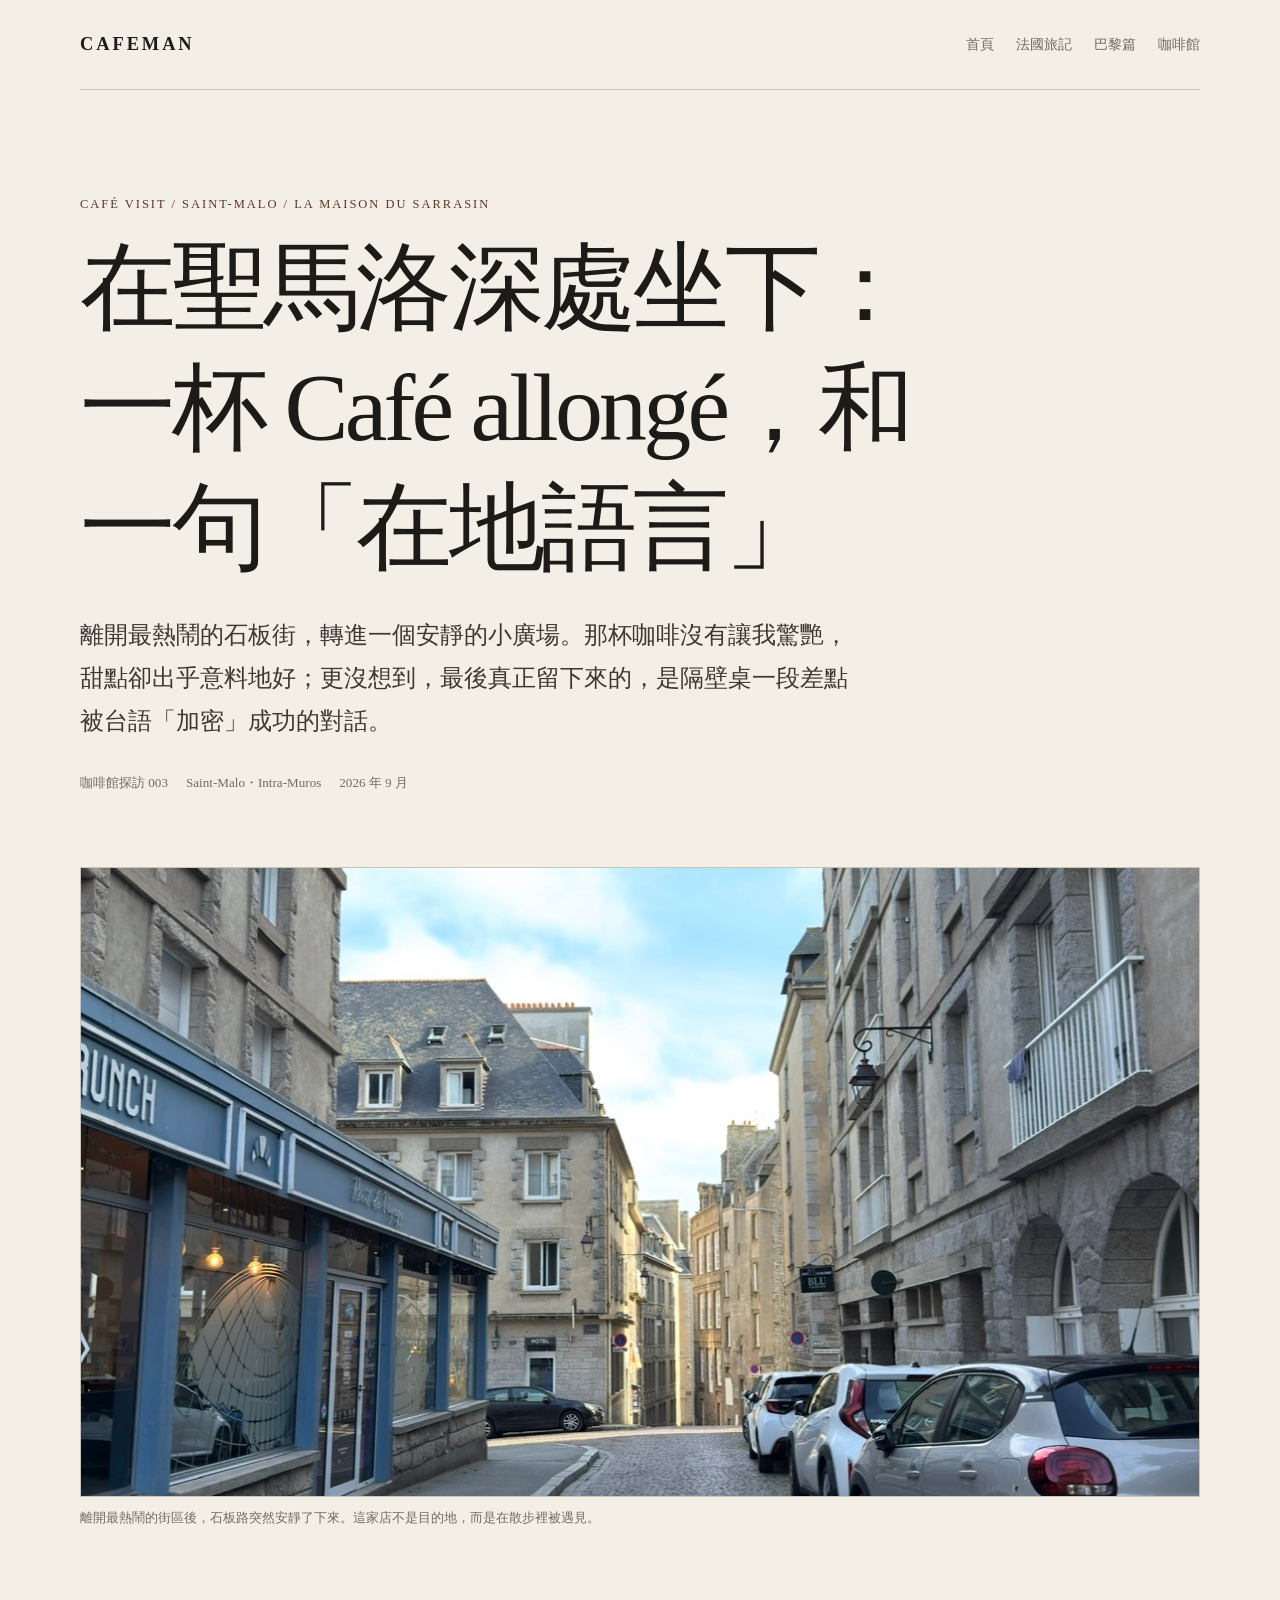
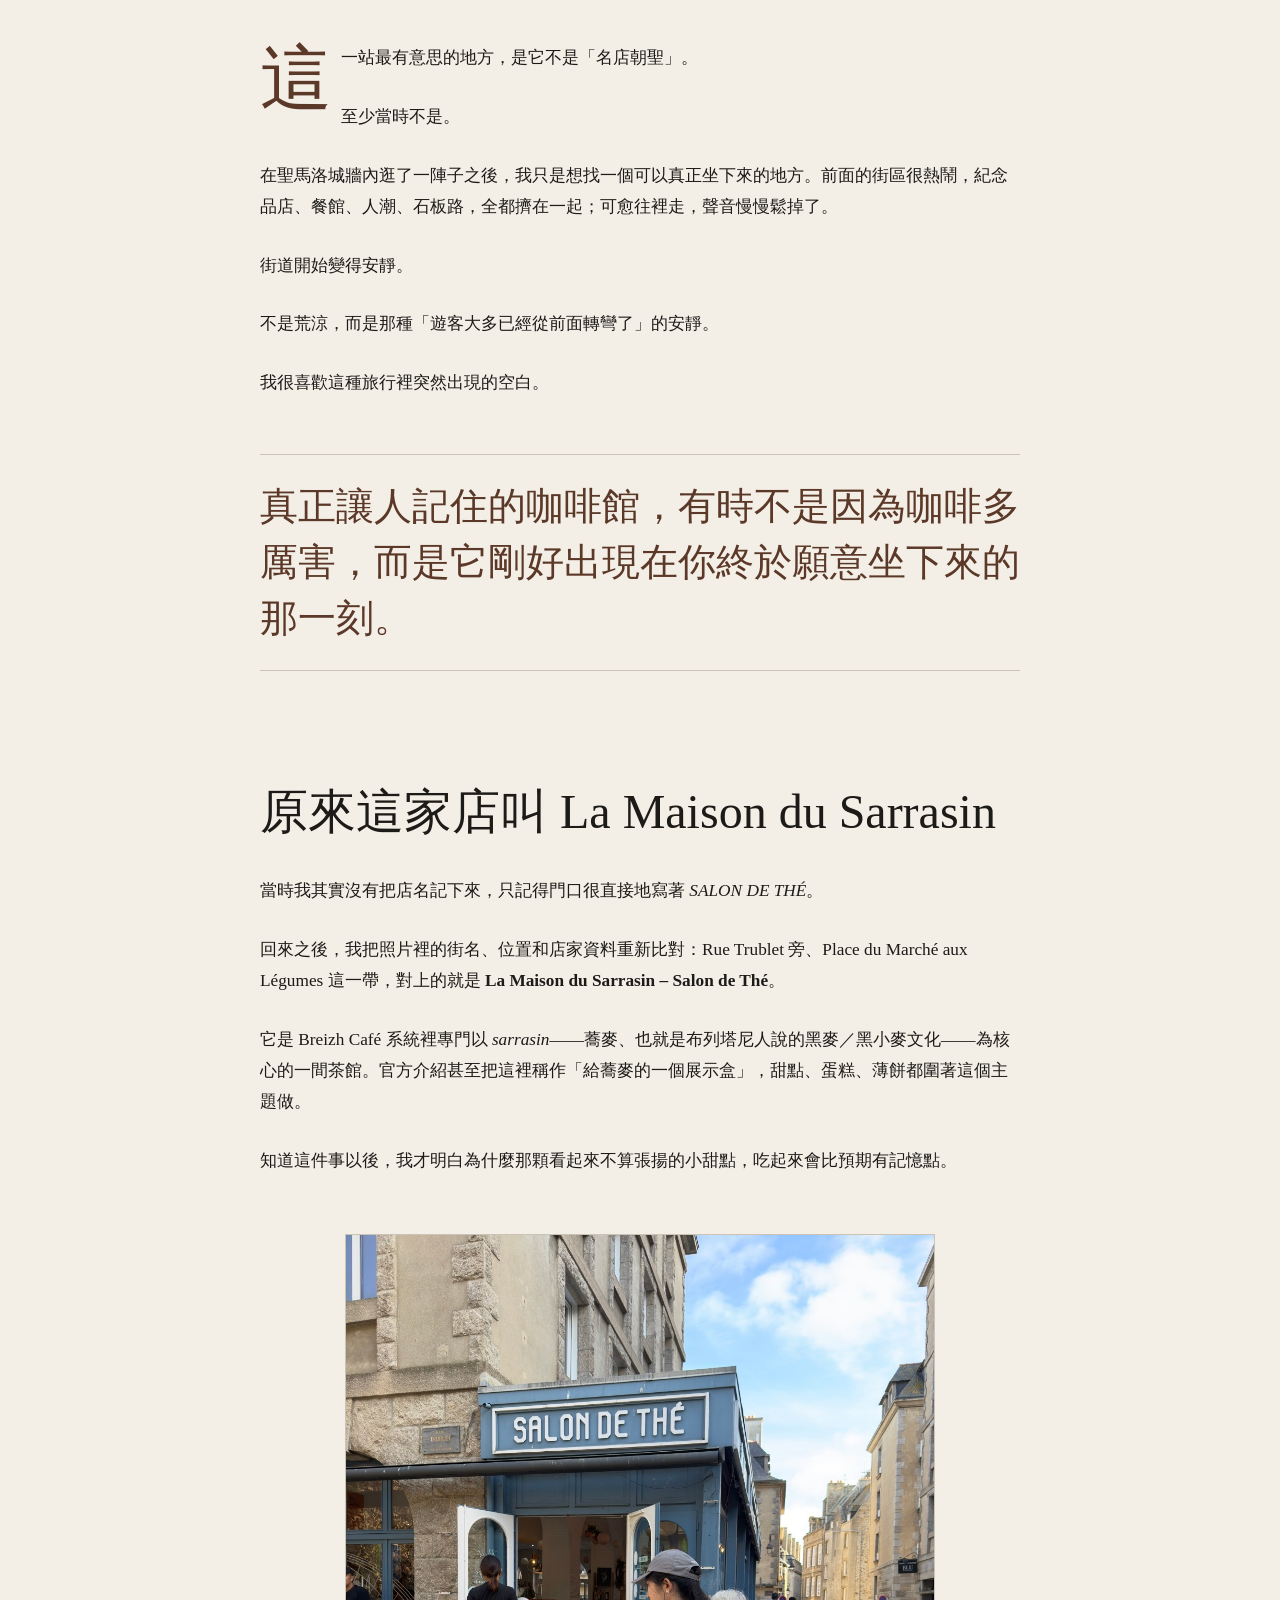
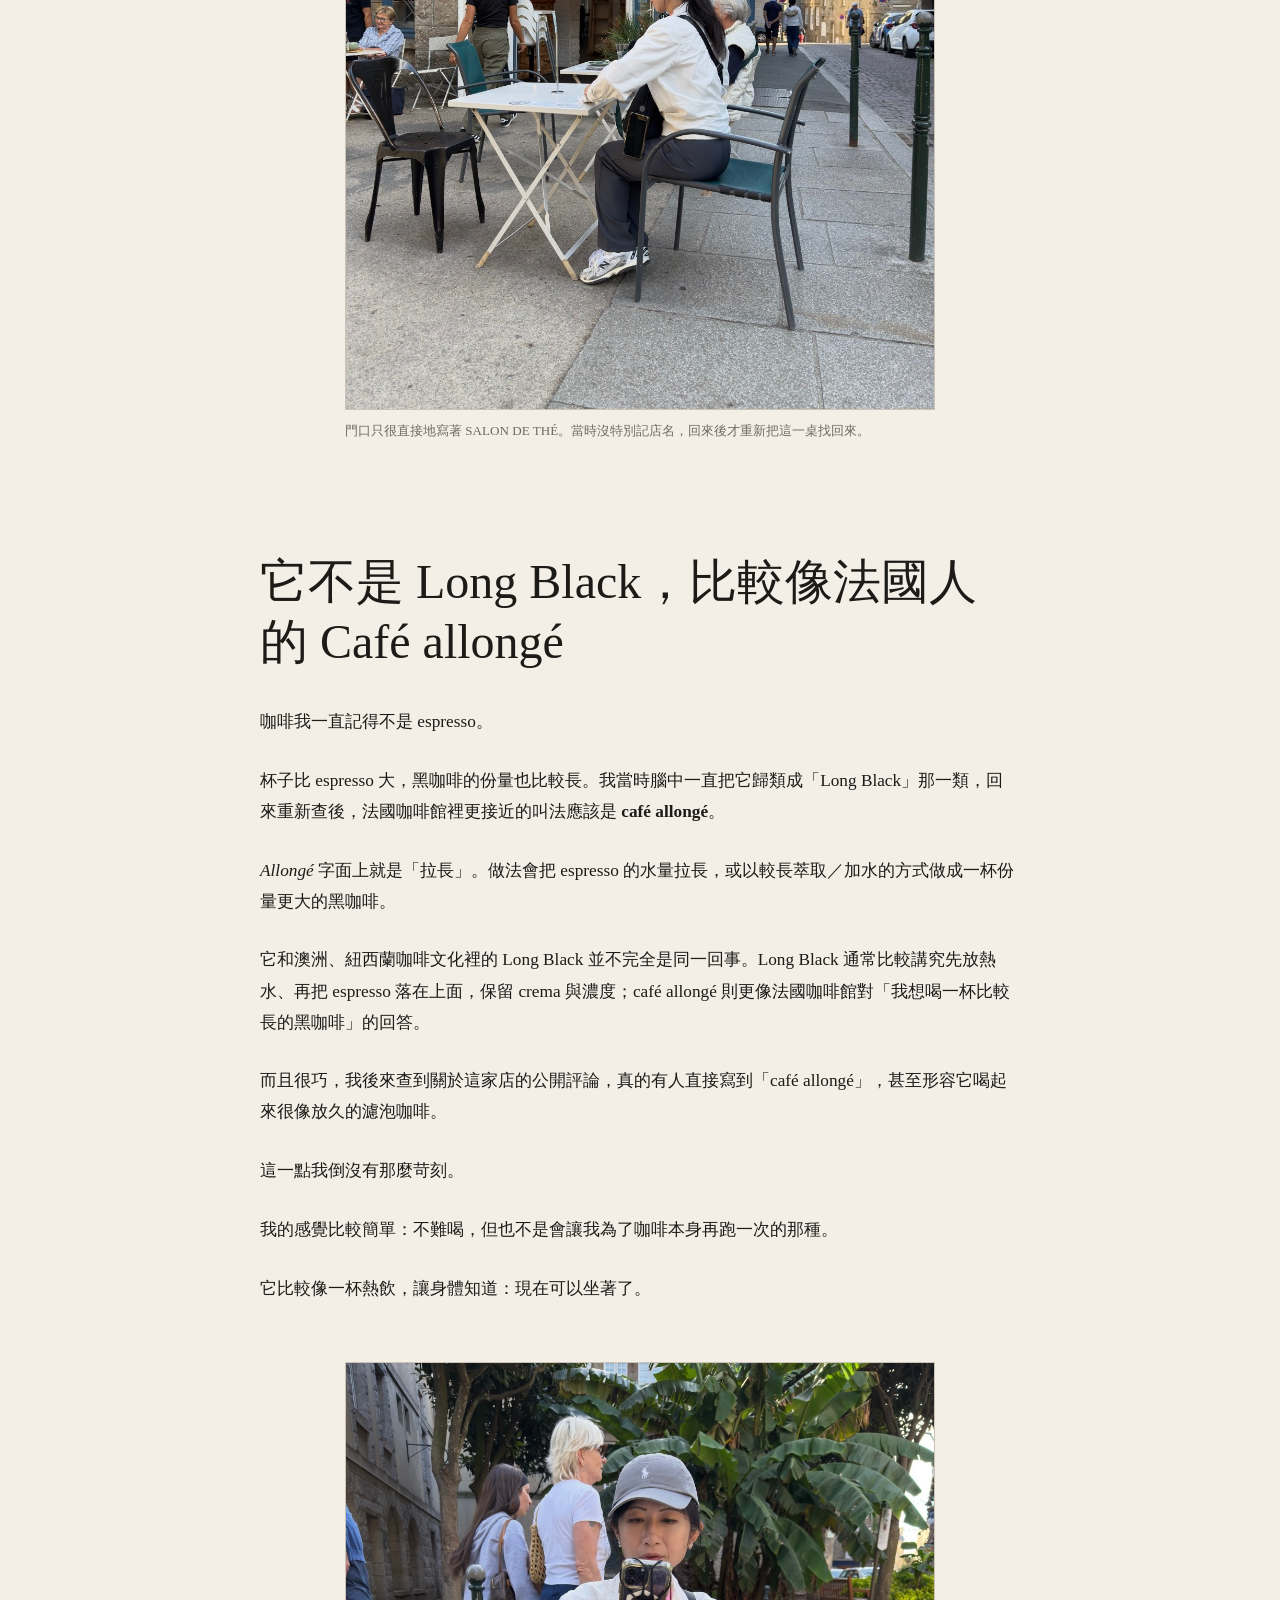
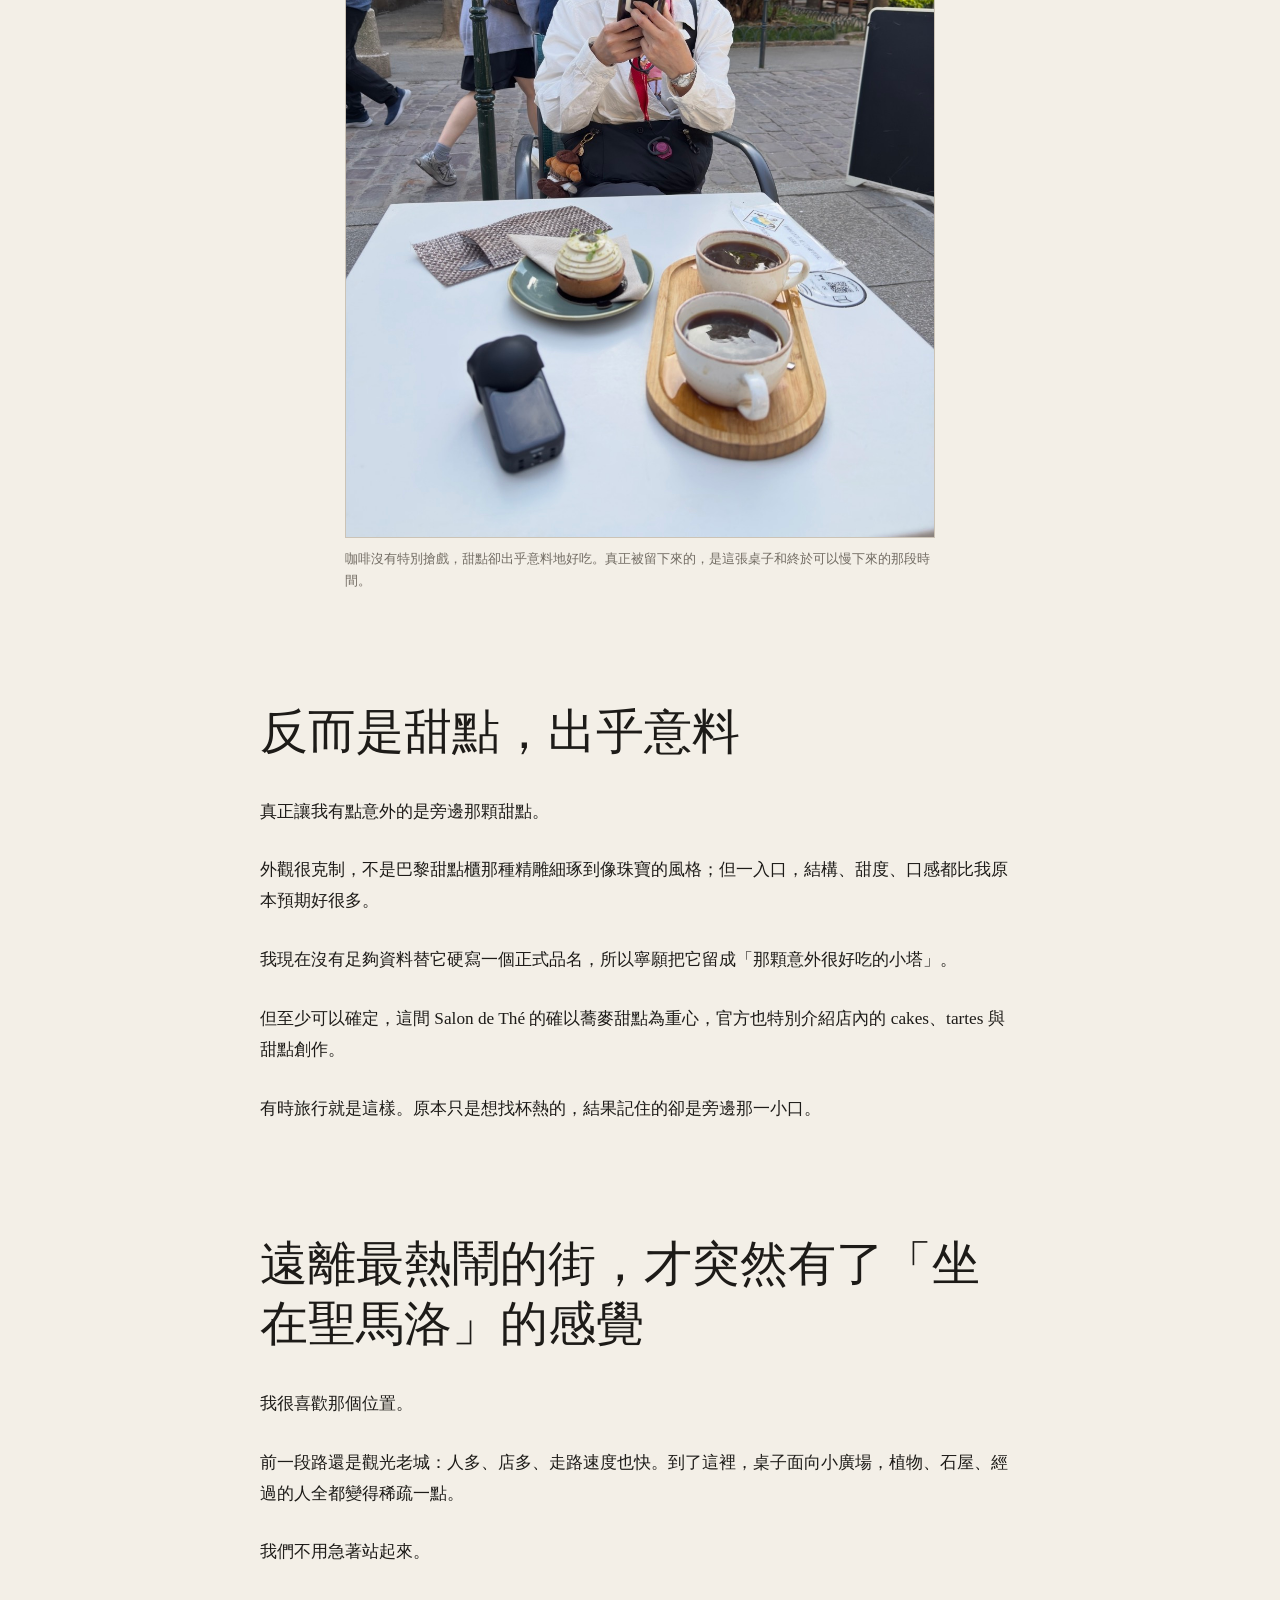
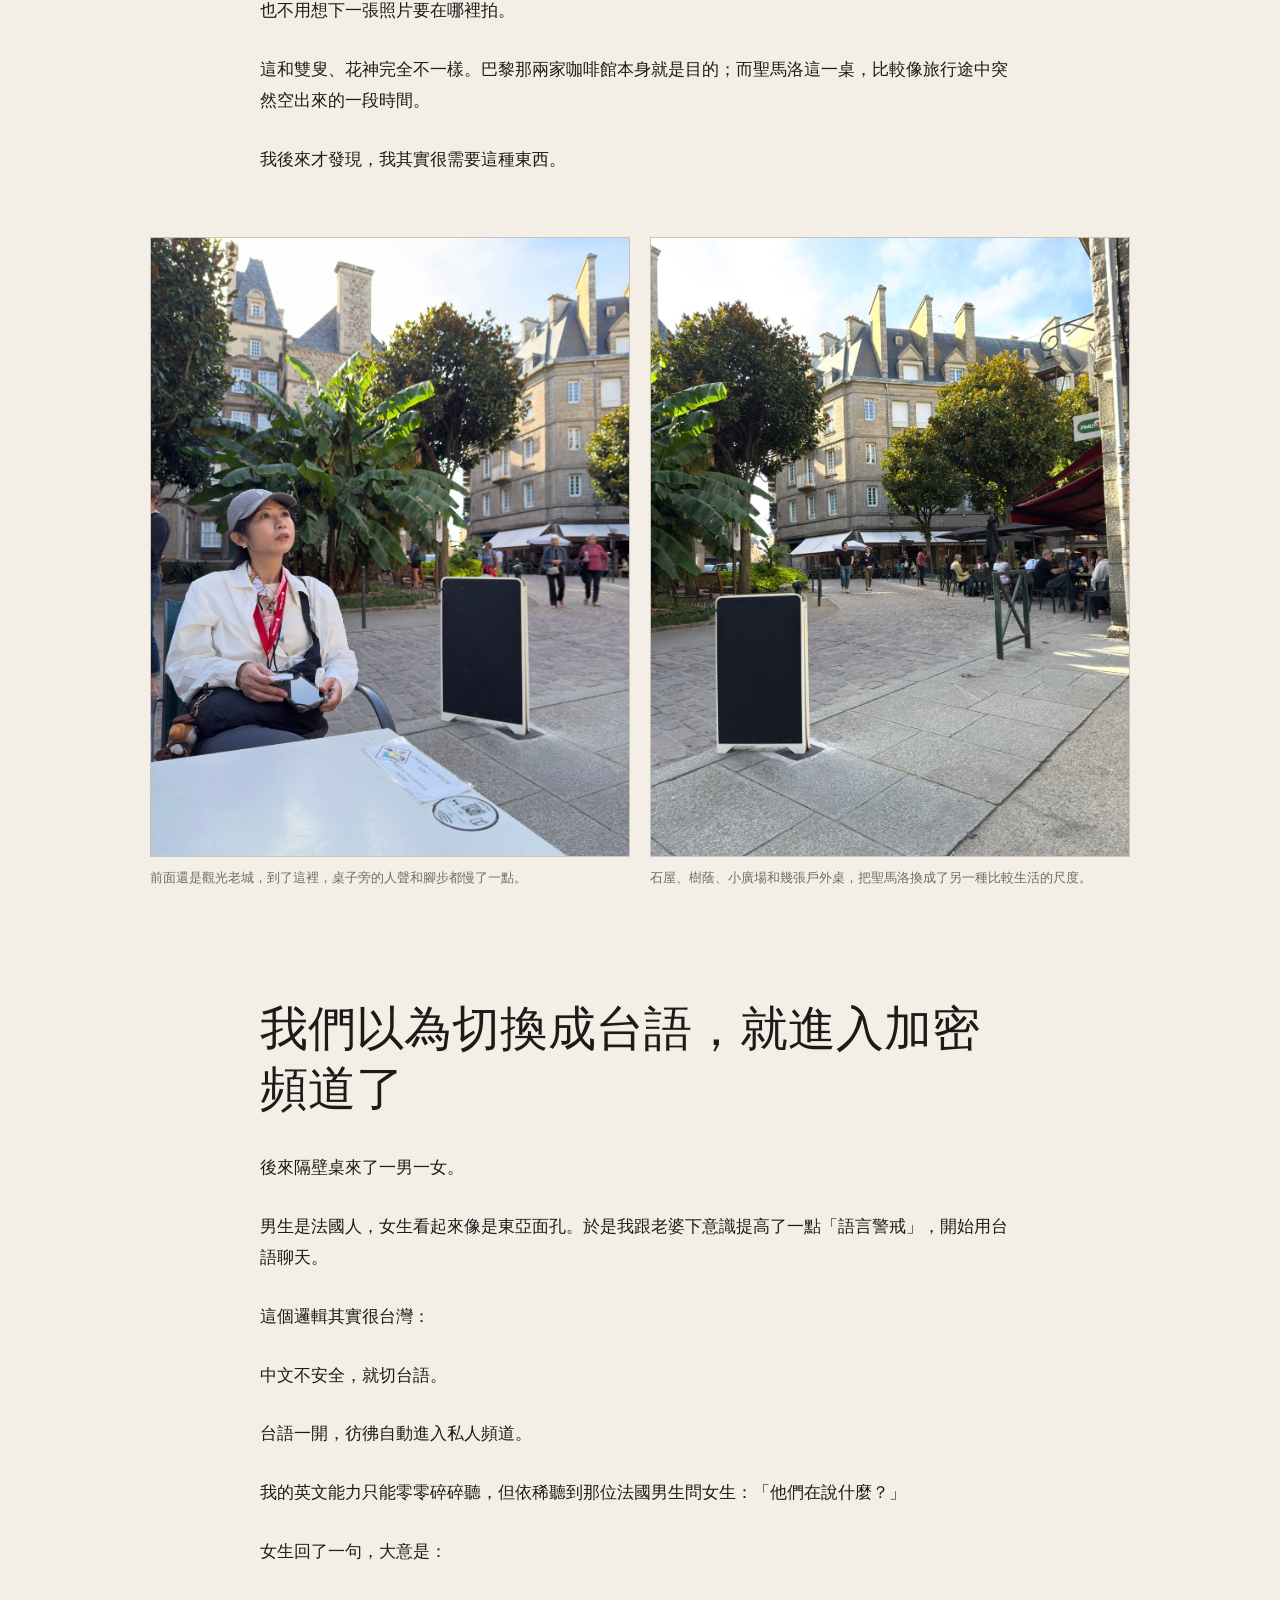
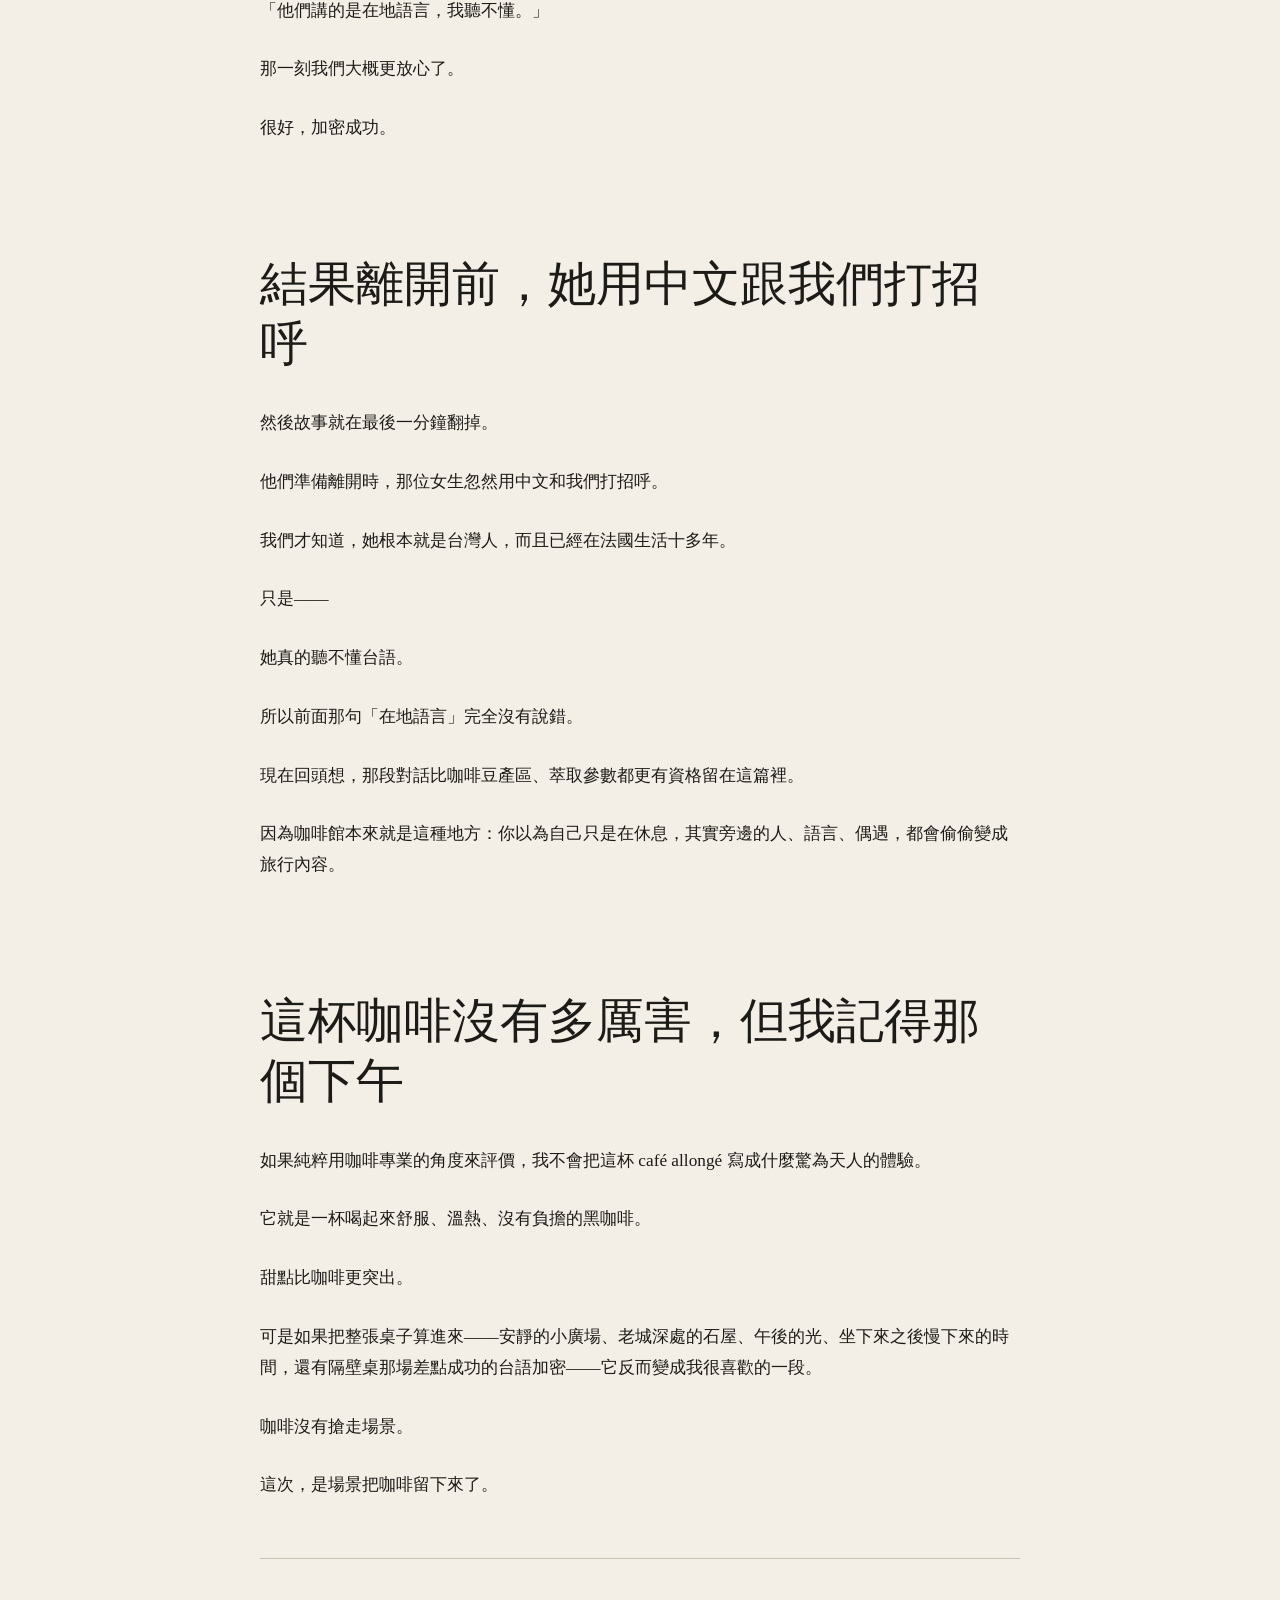
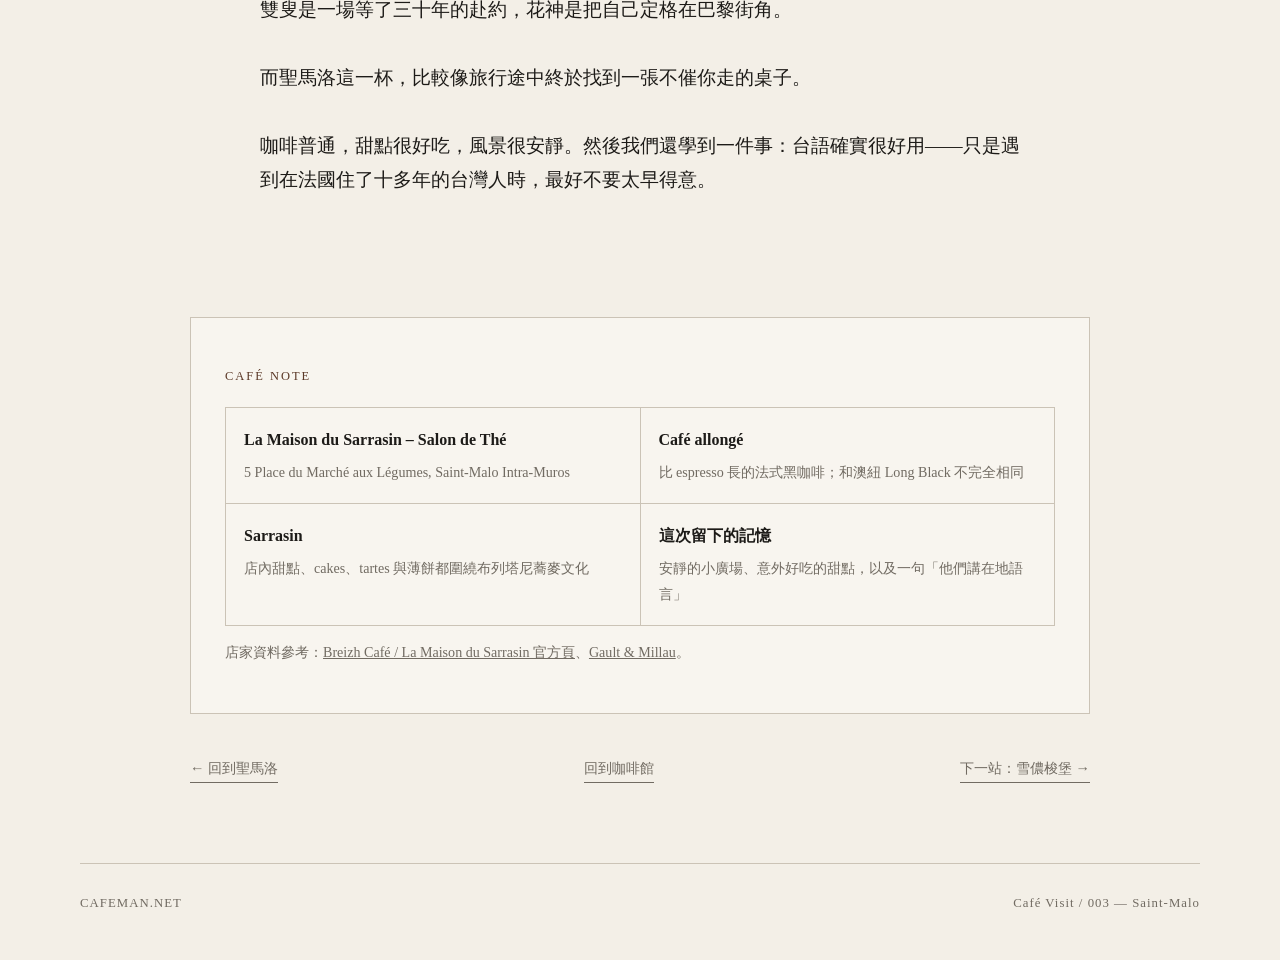
<file: culture/maison-du-sarrasin-saint-malo/index.html>
<!doctype html>
<html lang="zh-Hant">
<head>
<meta charset="utf-8"><meta name="viewport" content="width=device-width,initial-scale=1">
<meta name="description" content="聖馬洛咖啡館探訪：La Maison du Sarrasin 的 Salon de Thé。一杯 café allongé、一顆意外好吃的甜點，和隔壁桌一句讓人忍不住笑出來的「在地語言」。">
<title>在聖馬洛深處坐下：一杯 Café allongé，和一句「在地語言」｜CAFEMAN</title>
<link rel="stylesheet" href="../../styles.css">
</head>
<body>
<header class="site-header"><a class="brand" href="../../index.html">CAFEMAN</a><nav><a href="../../index.html">首頁</a><a href="../../france/index.html">法國旅記</a><a href="../../paris/index.html">巴黎篇</a><a href="../index.html">咖啡館</a></nav></header>

<main class="article-main">
<article class="longform">
<header class="article-hero">
<p class="eyebrow">Café Visit / Saint-Malo / La Maison du Sarrasin</p>
<h1>在聖馬洛深處坐下：<br>一杯 Café allongé，和一句「在地語言」</h1>
<p class="article-deck">離開最熱鬧的石板街，轉進一個安靜的小廣場。那杯咖啡沒有讓我驚艷，甜點卻出乎意料地好；更沒想到，最後真正留下來的，是隔壁桌一段差點被台語「加密」成功的對話。</p>
<div class="article-meta"><span>咖啡館探訪 003</span><span>Saint-Malo・Intra-Muros</span><span>2026 年 9 月</span></div>
</header>

<figure class="story-hero">
<img src="../../assets/images/maison-du-sarrasin-saint-malo/IMG_2930.jpeg" alt="聖馬洛老城較安靜的石板街與街角店面" loading="eager" fetchpriority="high" decoding="async">
<figcaption>離開最熱鬧的街區後，石板路突然安靜了下來。這家店不是目的地，而是在散步裡被遇見。</figcaption>
</figure>

<div class="article-body">
<p class="dropcap">這一站最有意思的地方，是它不是「名店朝聖」。</p>
<p>至少當時不是。</p>
<p>在聖馬洛城牆內逛了一陣子之後，我只是想找一個可以真正坐下來的地方。前面的街區很熱鬧，紀念品店、餐館、人潮、石板路，全都擠在一起；可愈往裡走，聲音慢慢鬆掉了。</p>
<p>街道開始變得安靜。</p>
<p>不是荒涼，而是那種「遊客大多已經從前面轉彎了」的安靜。</p>
<p>我很喜歡這種旅行裡突然出現的空白。</p>

<blockquote><p>真正讓人記住的咖啡館，有時不是因為咖啡多厲害，而是它剛好出現在你終於願意坐下來的那一刻。</p></blockquote>

<h2>原來這家店叫 La Maison du Sarrasin</h2>
<p>當時我其實沒有把店名記下來，只記得門口很直接地寫著 <em>SALON DE THÉ</em>。</p>
<p>回來之後，我把照片裡的街名、位置和店家資料重新比對：Rue Trublet 旁、Place du Marché aux Légumes 這一帶，對上的就是 <strong>La Maison du Sarrasin – Salon de Thé</strong>。</p>
<p>它是 Breizh Café 系統裡專門以 <em>sarrasin</em>——蕎麥、也就是布列塔尼人說的黑麥／黑小麥文化——為核心的一間茶館。官方介紹甚至把這裡稱作「給蕎麥的一個展示盒」，甜點、蛋糕、薄餅都圍著這個主題做。</p>
<p>知道這件事以後，我才明白為什麼那顆看起來不算張揚的小甜點，吃起來會比預期有記憶點。</p>

<figure class="story-photo portrait">
<img src="../../assets/images/maison-du-sarrasin-saint-malo/IMG_2931.jpeg" alt="La Maison du Sarrasin Salon de Thé 的街角店面與戶外座位" loading="lazy" decoding="async">
<figcaption>門口只很直接地寫著 SALON DE THÉ。當時沒特別記店名，回來後才重新把這一桌找回來。</figcaption>
</figure>

<h2>它不是 Long Black，比較像法國人的 Café allongé</h2>
<p>咖啡我一直記得不是 espresso。</p>
<p>杯子比 espresso 大，黑咖啡的份量也比較長。我當時腦中一直把它歸類成「Long Black」那一類，回來重新查後，法國咖啡館裡更接近的叫法應該是 <strong>café allongé</strong>。</p>
<p><em>Allongé</em> 字面上就是「拉長」。做法會把 espresso 的水量拉長，或以較長萃取／加水的方式做成一杯份量更大的黑咖啡。</p>
<p>它和澳洲、紐西蘭咖啡文化裡的 Long Black 並不完全是同一回事。Long Black 通常比較講究先放熱水、再把 espresso 落在上面，保留 crema 與濃度；café allongé 則更像法國咖啡館對「我想喝一杯比較長的黑咖啡」的回答。</p>
<p>而且很巧，我後來查到關於這家店的公開評論，真的有人直接寫到「café allongé」，甚至形容它喝起來很像放久的濾泡咖啡。</p>
<p>這一點我倒沒有那麼苛刻。</p>
<p>我的感覺比較簡單：不難喝，但也不是會讓我為了咖啡本身再跑一次的那種。</p>
<p>它比較像一杯熱飲，讓身體知道：現在可以坐著了。</p>

<figure class="story-photo portrait">
<img src="../../assets/images/maison-du-sarrasin-saint-malo/IMG_2934.jpeg" alt="聖馬洛咖啡館桌上的兩杯黑咖啡與一份甜點" loading="lazy" decoding="async">
<figcaption>咖啡沒有特別搶戲，甜點卻出乎意料地好吃。真正被留下來的，是這張桌子和終於可以慢下來的那段時間。</figcaption>
</figure>

<h2>反而是甜點，出乎意料</h2>
<p>真正讓我有點意外的是旁邊那顆甜點。</p>
<p>外觀很克制，不是巴黎甜點櫃那種精雕細琢到像珠寶的風格；但一入口，結構、甜度、口感都比我原本預期好很多。</p>
<p>我現在沒有足夠資料替它硬寫一個正式品名，所以寧願把它留成「那顆意外很好吃的小塔」。</p>
<p>但至少可以確定，這間 Salon de Thé 的確以蕎麥甜點為重心，官方也特別介紹店內的 cakes、tartes 與甜點創作。</p>
<p>有時旅行就是這樣。原本只是想找杯熱的，結果記住的卻是旁邊那一小口。</p>

<h2>遠離最熱鬧的街，才突然有了「坐在聖馬洛」的感覺</h2>
<p>我很喜歡那個位置。</p>
<p>前一段路還是觀光老城：人多、店多、走路速度也快。到了這裡，桌子面向小廣場，植物、石屋、經過的人全都變得稀疏一點。</p>
<p>我們不用急著站起來。</p>
<p>也不用想下一張照片要在哪裡拍。</p>
<p>這和雙叟、花神完全不一樣。巴黎那兩家咖啡館本身就是目的；而聖馬洛這一桌，比較像旅行途中突然空出來的一段時間。</p>
<p>我後來才發現，我其實很需要這種東西。</p>

<div class="story-pair">
<figure>
<img src="../../assets/images/maison-du-sarrasin-saint-malo/IMG_2932.jpeg" alt="聖馬洛老城深處小廣場旁的戶外座位" loading="lazy" decoding="async">
<figcaption>前面還是觀光老城，到了這裡，桌子旁的人聲和腳步都慢了一點。</figcaption>
</figure>
<figure>
<img src="../../assets/images/maison-du-sarrasin-saint-malo/IMG_2933.jpeg" alt="La Maison du Sarrasin 周邊安靜小廣場與石造街屋" loading="lazy" decoding="async">
<figcaption>石屋、樹蔭、小廣場和幾張戶外桌，把聖馬洛換成了另一種比較生活的尺度。</figcaption>
</figure>
</div>

<h2>我們以為切換成台語，就進入加密頻道了</h2>
<p>後來隔壁桌來了一男一女。</p>
<p>男生是法國人，女生看起來像是東亞面孔。於是我跟老婆下意識提高了一點「語言警戒」，開始用台語聊天。</p>
<p>這個邏輯其實很台灣：</p>
<p>中文不安全，就切台語。</p>
<p>台語一開，彷彿自動進入私人頻道。</p>
<p>我的英文能力只能零零碎碎聽，但依稀聽到那位法國男生問女生：「他們在說什麼？」</p>
<p>女生回了一句，大意是：</p>
<p>「他們講的是在地語言，我聽不懂。」</p>
<p>那一刻我們大概更放心了。</p>
<p>很好，加密成功。</p>

<h2>結果離開前，她用中文跟我們打招呼</h2>
<p>然後故事就在最後一分鐘翻掉。</p>
<p>他們準備離開時，那位女生忽然用中文和我們打招呼。</p>
<p>我們才知道，她根本就是台灣人，而且已經在法國生活十多年。</p>
<p>只是——</p>
<p>她真的聽不懂台語。</p>
<p>所以前面那句「在地語言」完全沒有說錯。</p>
<p>現在回頭想，那段對話比咖啡豆產區、萃取參數都更有資格留在這篇裡。</p>
<p>因為咖啡館本來就是這種地方：你以為自己只是在休息，其實旁邊的人、語言、偶遇，都會偷偷變成旅行內容。</p>

<h2>這杯咖啡沒有多厲害，但我記得那個下午</h2>
<p>如果純粹用咖啡專業的角度來評價，我不會把這杯 café allongé 寫成什麼驚為天人的體驗。</p>
<p>它就是一杯喝起來舒服、溫熱、沒有負擔的黑咖啡。</p>
<p>甜點比咖啡更突出。</p>
<p>可是如果把整張桌子算進來——安靜的小廣場、老城深處的石屋、午後的光、坐下來之後慢下來的時間，還有隔壁桌那場差點成功的台語加密——它反而變成我很喜歡的一段。</p>
<p>咖啡沒有搶走場景。</p>
<p>這次，是場景把咖啡留下來了。</p>

<p class="closing">雙叟是一場等了三十年的赴約，花神是把自己定格在巴黎街角。<br><br>而聖馬洛這一杯，比較像旅行途中終於找到一張不催你走的桌子。<br><br>咖啡普通，甜點很好吃，風景很安靜。然後我們還學到一件事：台語確實很好用——只是遇到在法國住了十多年的台灣人時，最好不要太早得意。</p>
</div>

<aside class="place-note">
<p class="eyebrow">Café note</p>
<div class="place-note-grid">
<div><strong>La Maison du Sarrasin – Salon de Thé</strong><span>5 Place du Marché aux Légumes, Saint-Malo Intra-Muros</span></div>
<div><strong>Café allongé</strong><span>比 espresso 長的法式黑咖啡；和澳紐 Long Black 不完全相同</span></div>
<div><strong>Sarrasin</strong><span>店內甜點、cakes、tartes 與薄餅都圍繞布列塔尼蕎麥文化</span></div>
<div><strong>這次留下的記憶</strong><span>安靜的小廣場、意外好吃的甜點，以及一句「他們講在地語言」</span></div>
</div>
<p class="source-note">店家資料參考：<a href="https://www.breizhcafe.com/la-maison-du-sarrasin-salon-de-the" target="_blank" rel="noopener">Breizh Café / La Maison du Sarrasin 官方頁</a>、<a href="https://fr.gaultmillau.com/fr/artisans/la-maison-du-sarrasin" target="_blank" rel="noopener">Gault &amp; Millau</a>。</p>
</aside>

<nav class="article-nav"><a href="../../france/saint-malo/index.html">← 回到聖馬洛</a><a href="../index.html">回到咖啡館</a><a href="../../france/chenonceau/index.html">下一站：雪儂梭堡 →</a></nav>
</article>
</main>
<footer><span>CAFEMAN.NET</span><span>Café Visit / 003 — Saint-Malo</span></footer>
</body>
</html>
</file>
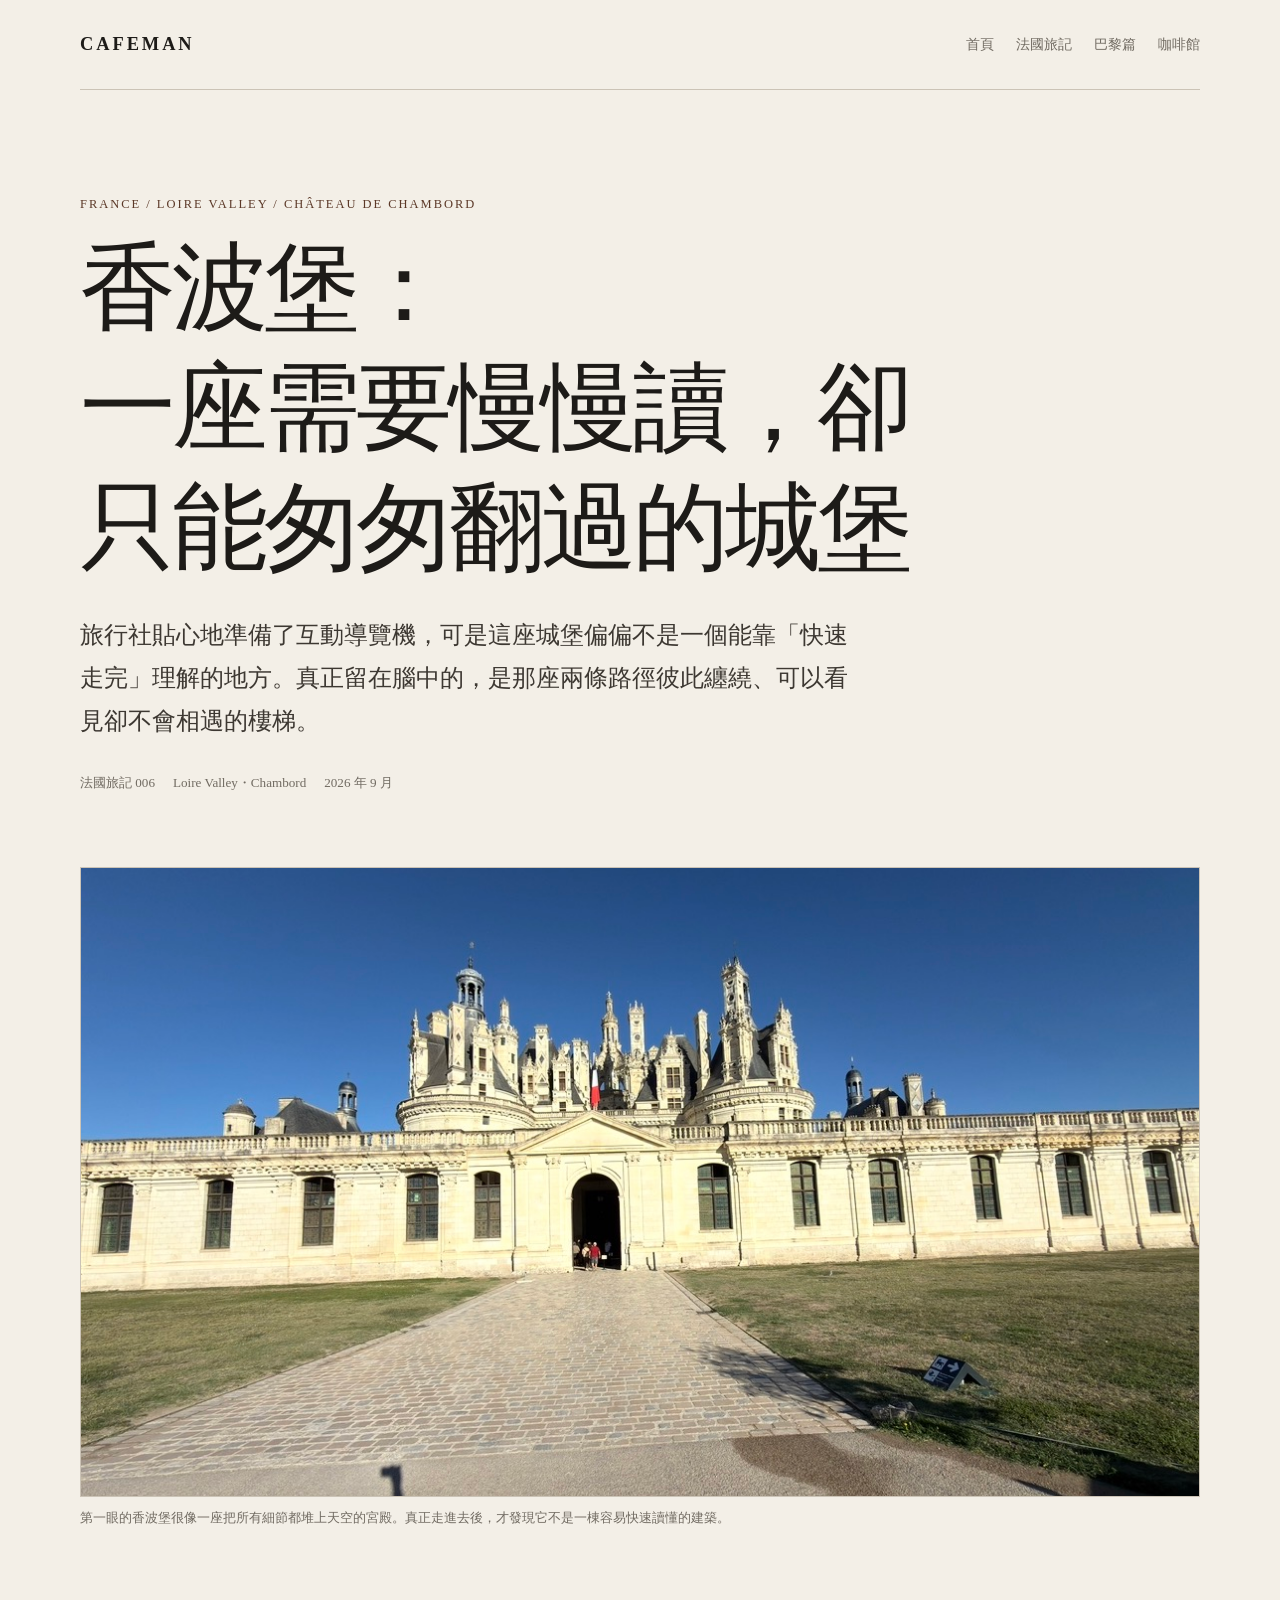
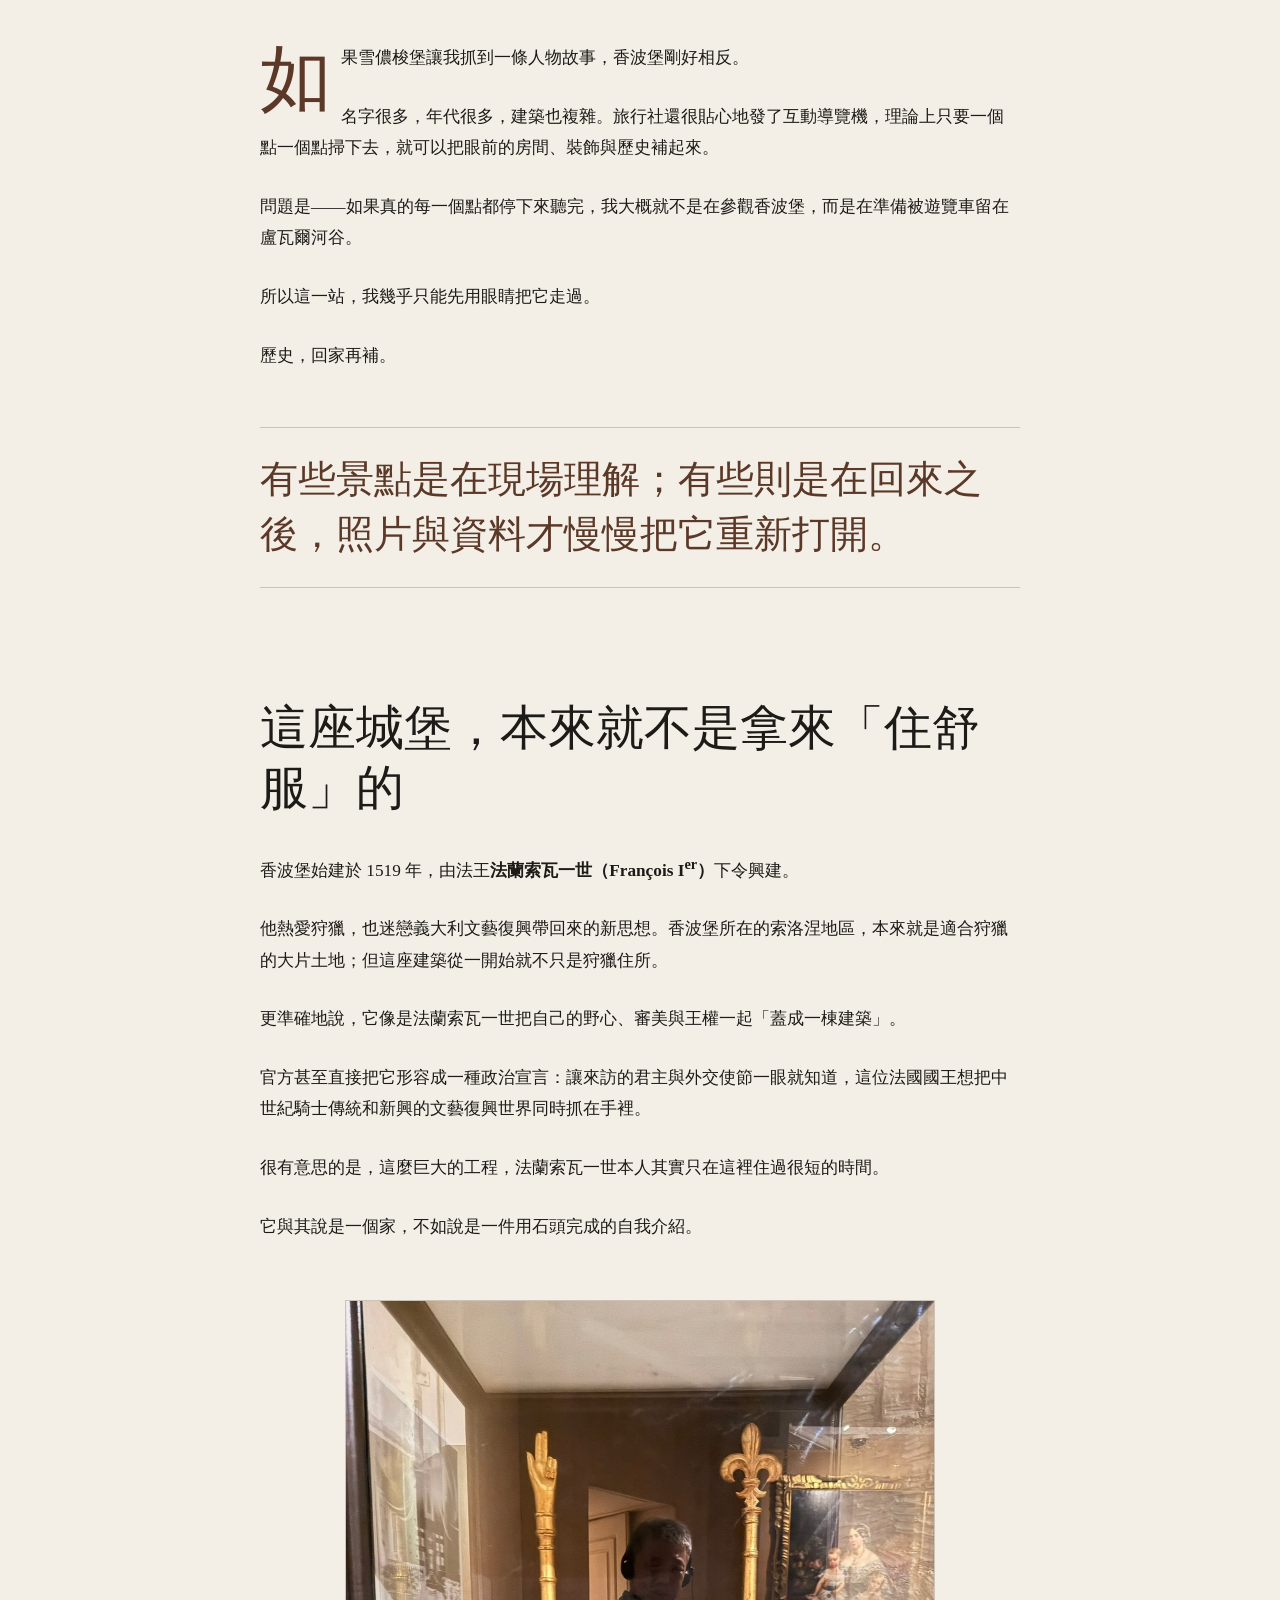
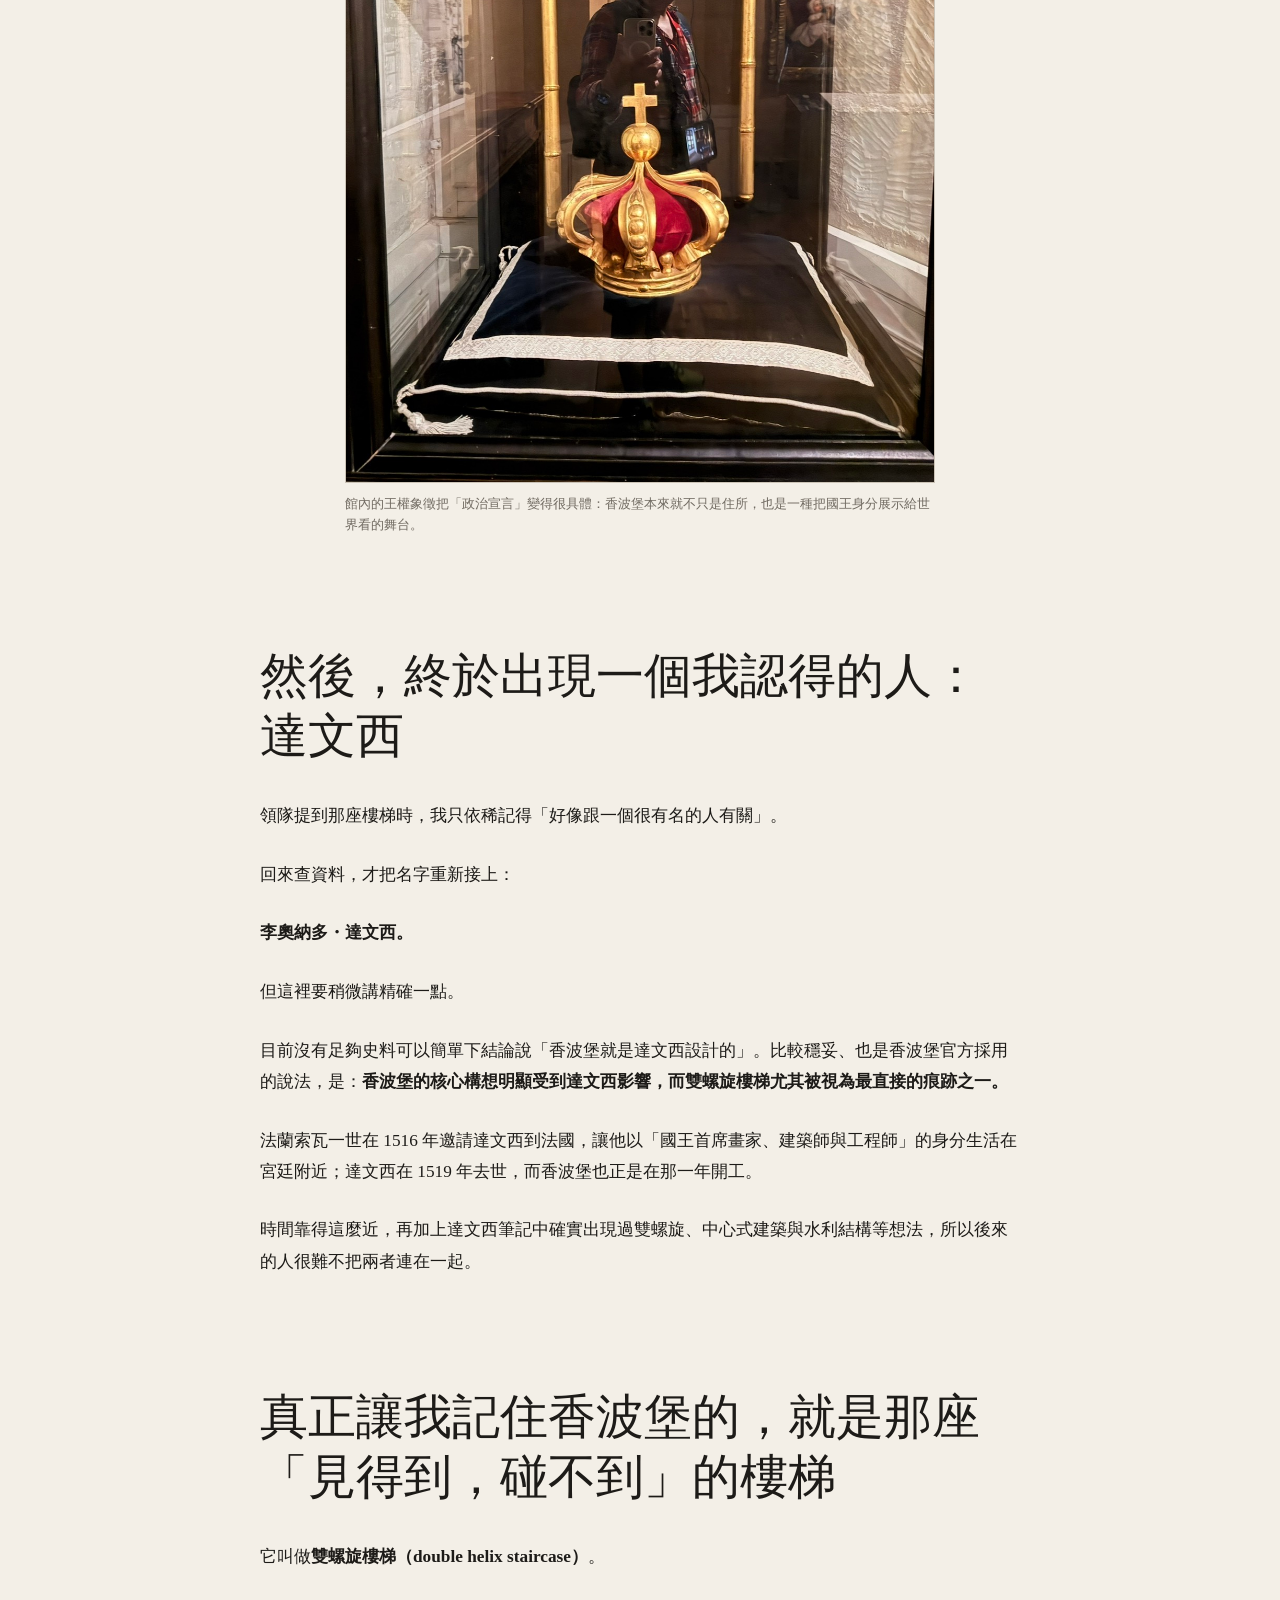
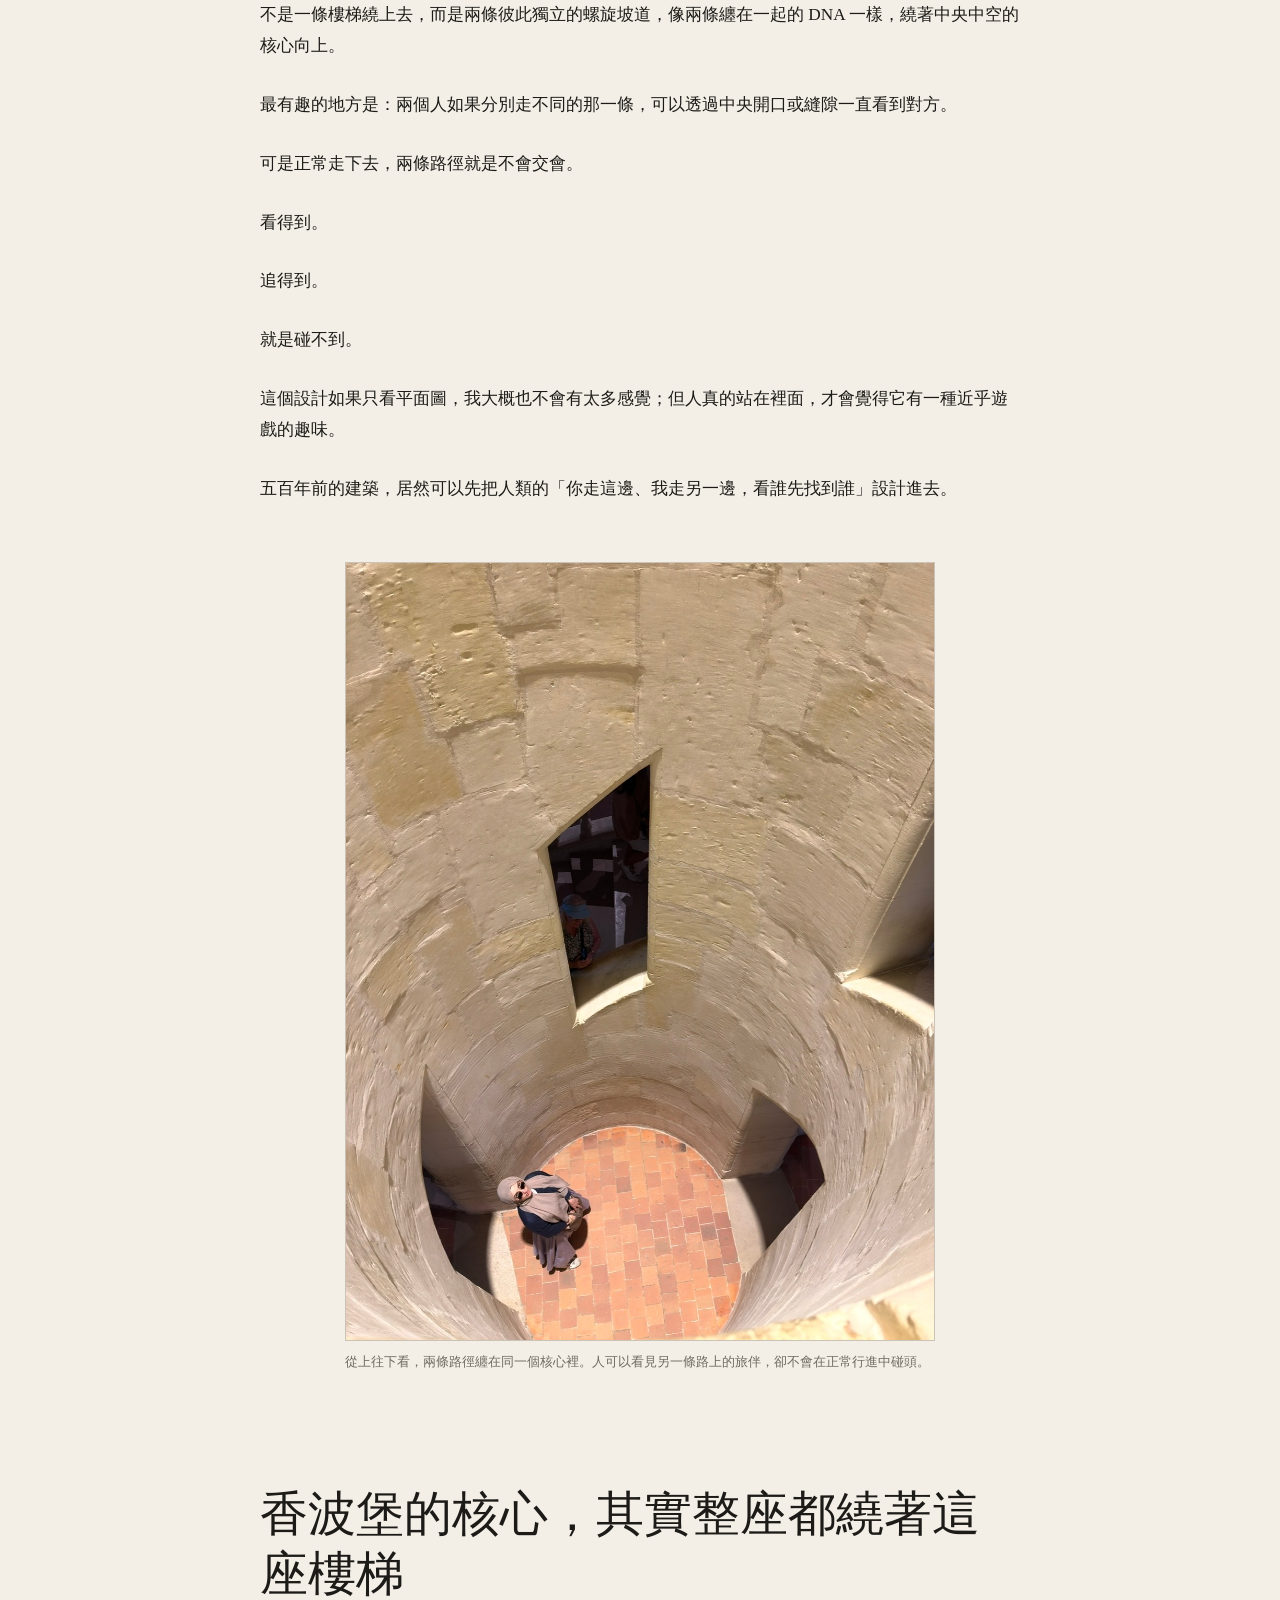
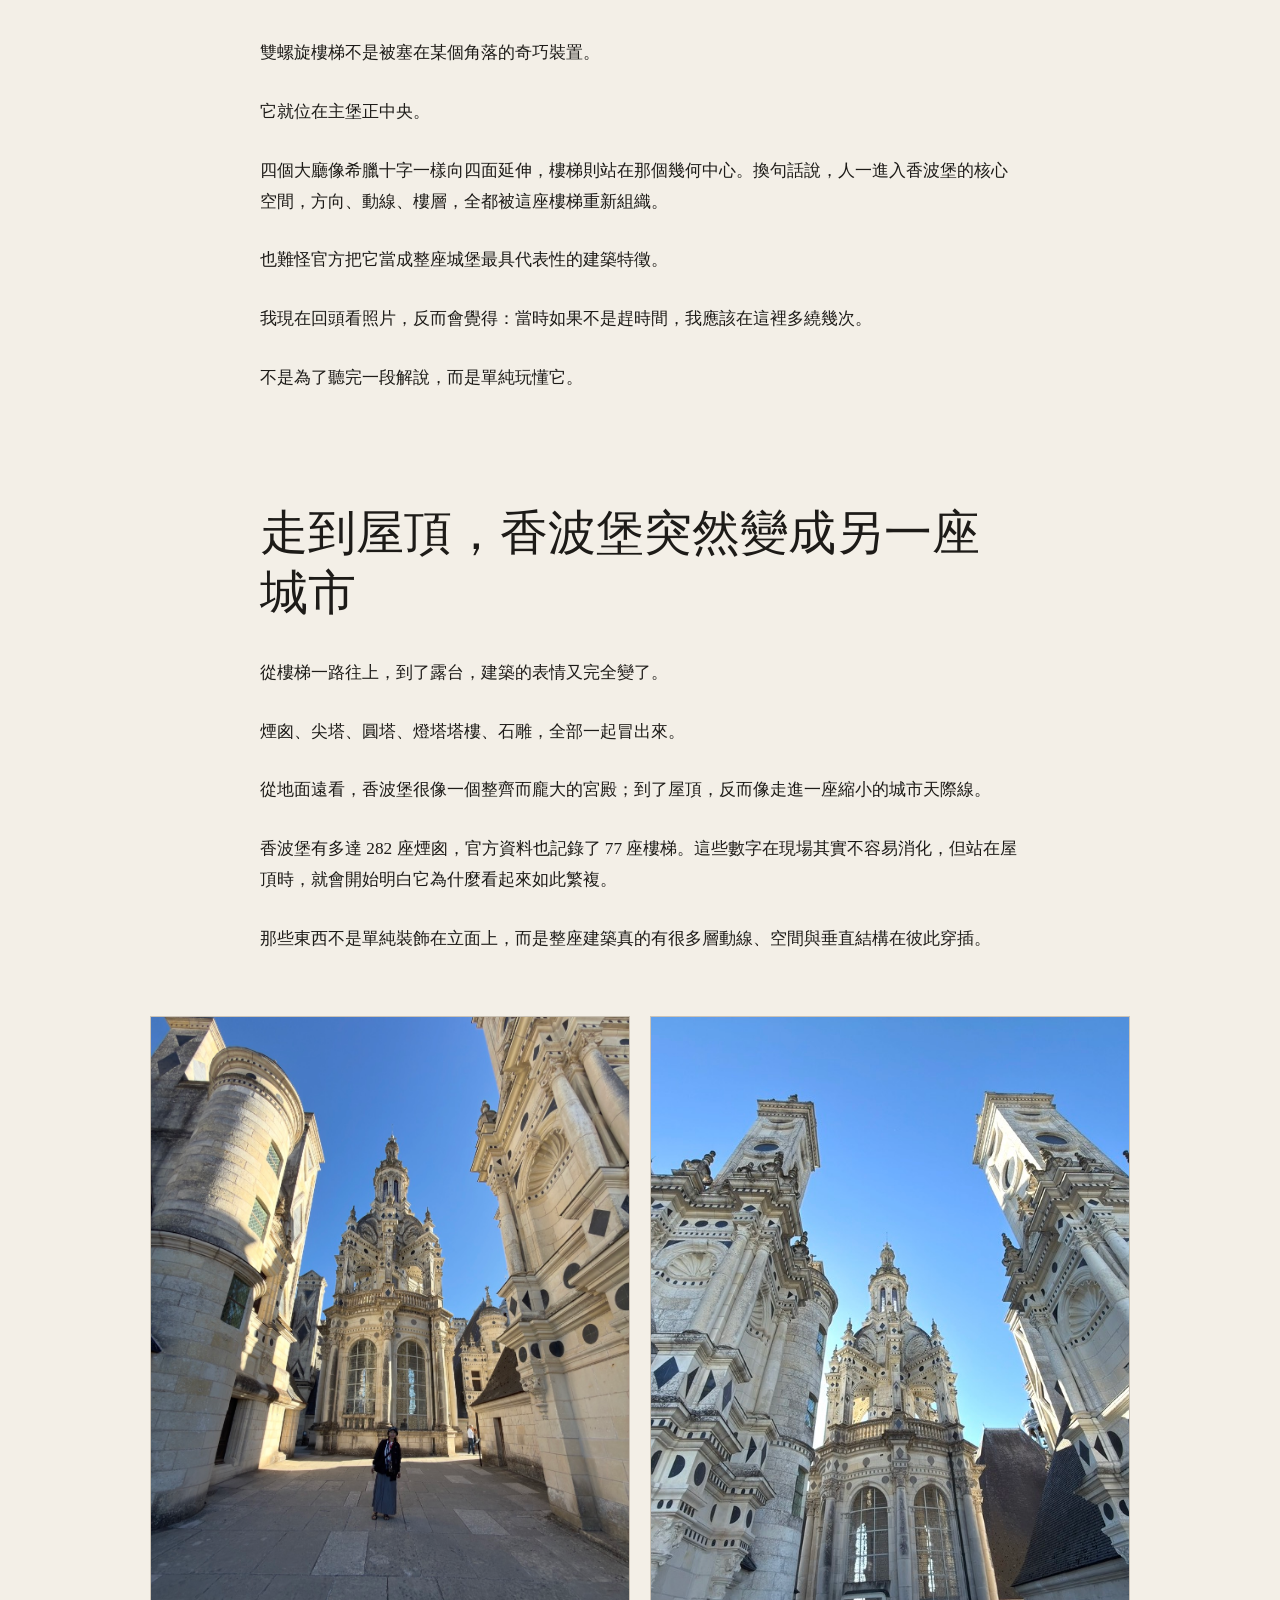
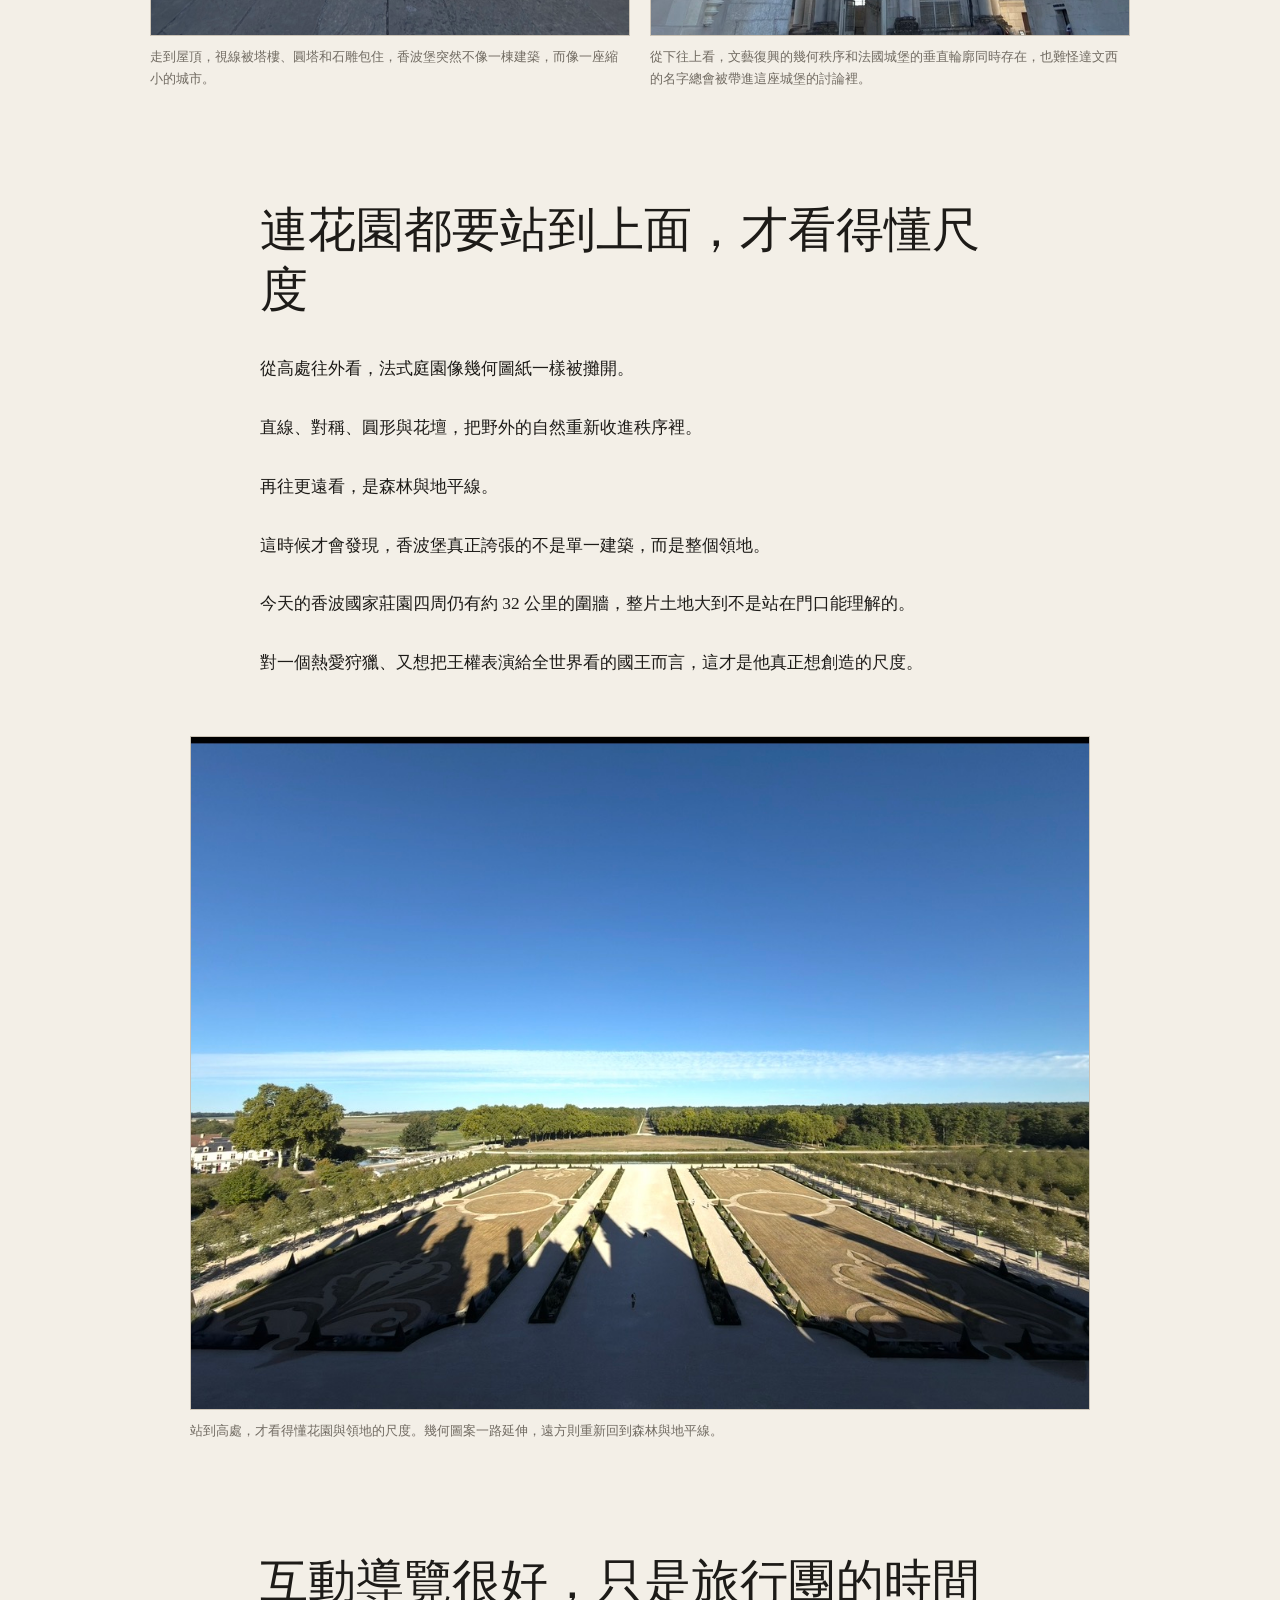
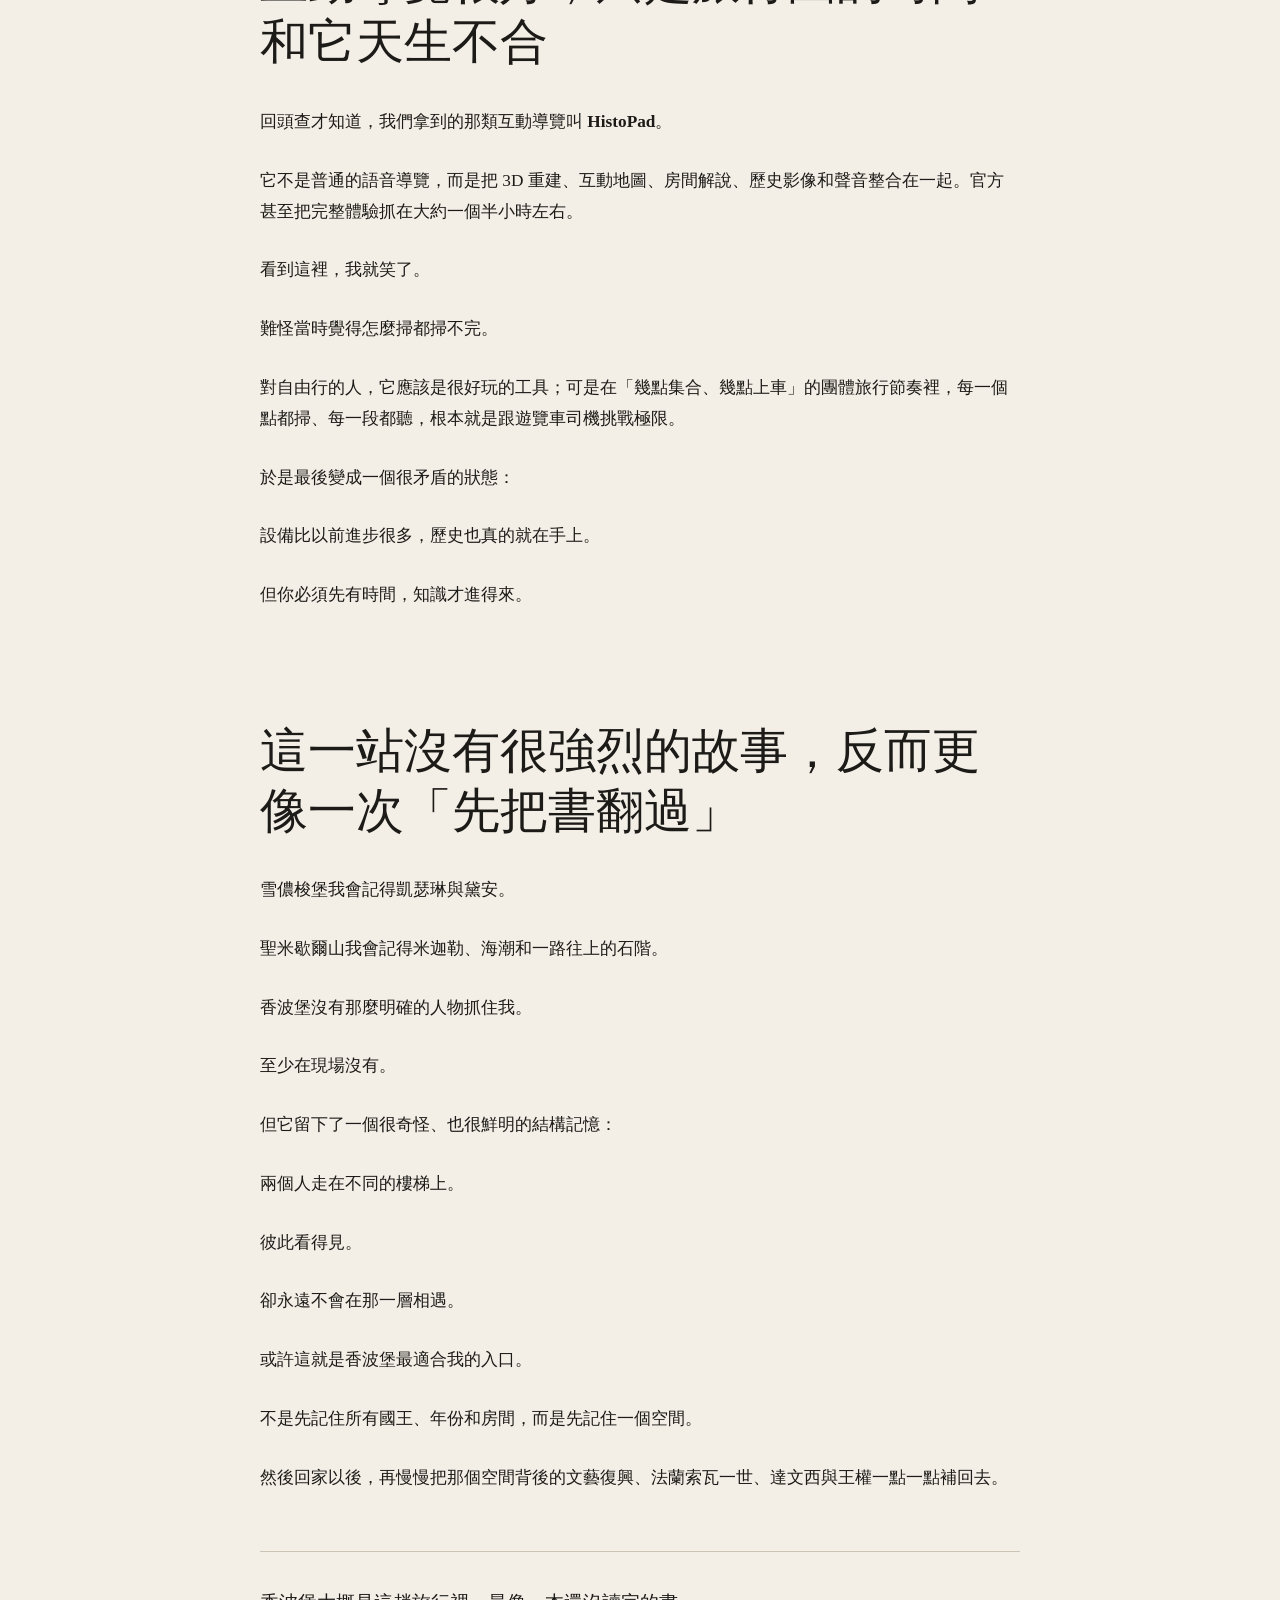
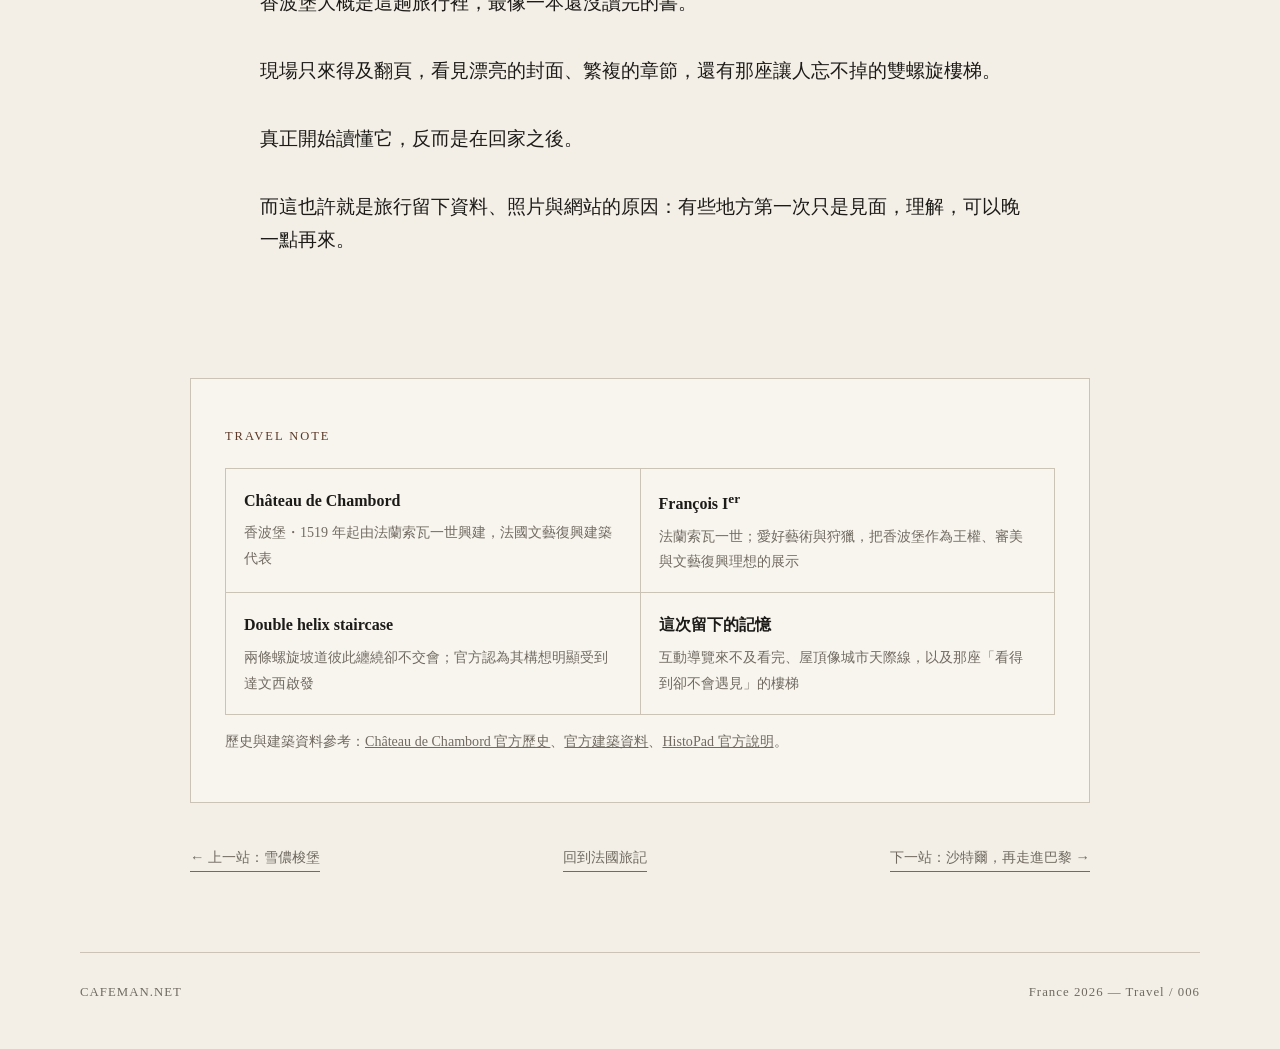
<file: france/chambord/index.html>
<!doctype html>
<html lang="zh-Hant">
<head>
<meta charset="utf-8"><meta name="viewport" content="width=device-width,initial-scale=1">
<meta name="description" content="法國旅記第六站：香波堡 Château de Chambord。從法蘭索瓦一世、達文西的影響，到最令人難忘的雙螺旋樓梯。">
<title>香波堡：一座需要慢慢讀，卻只能匆匆翻過的城堡｜CAFEMAN</title>
<link rel="stylesheet" href="../../styles.css">
</head>
<body>
<header class="site-header"><a class="brand" href="../../index.html">CAFEMAN</a><nav><a href="../../index.html">首頁</a><a href="../index.html">法國旅記</a><a href="../../paris/index.html">巴黎篇</a><a href="../../culture/index.html">咖啡館</a></nav></header>

<main class="article-main">
<article class="longform">
<header class="article-hero">
<p class="eyebrow">France / Loire Valley / Château de Chambord</p>
<h1>香波堡：<br>一座需要慢慢讀，卻只能匆匆翻過的城堡</h1>
<p class="article-deck">旅行社貼心地準備了互動導覽機，可是這座城堡偏偏不是一個能靠「快速走完」理解的地方。真正留在腦中的，是那座兩條路徑彼此纏繞、可以看見卻不會相遇的樓梯。</p>
<div class="article-meta"><span>法國旅記 006</span><span>Loire Valley・Chambord</span><span>2026 年 9 月</span></div>
</header>

<figure class="story-hero">
<img src="../../assets/images/chambord/IMG_2945.jpeg" alt="大晴天下的香波堡正面外觀" loading="eager" fetchpriority="high" decoding="async">
<figcaption>第一眼的香波堡很像一座把所有細節都堆上天空的宮殿。真正走進去後，才發現它不是一棟容易快速讀懂的建築。</figcaption>
</figure>

<div class="article-body">
<p class="dropcap">如果雪儂梭堡讓我抓到一條人物故事，香波堡剛好相反。</p>
<p>名字很多，年代很多，建築也複雜。旅行社還很貼心地發了互動導覽機，理論上只要一個點一個點掃下去，就可以把眼前的房間、裝飾與歷史補起來。</p>
<p>問題是——如果真的每一個點都停下來聽完，我大概就不是在參觀香波堡，而是在準備被遊覽車留在盧瓦爾河谷。</p>
<p>所以這一站，我幾乎只能先用眼睛把它走過。</p>
<p>歷史，回家再補。</p>

<blockquote><p>有些景點是在現場理解；有些則是在回來之後，照片與資料才慢慢把它重新打開。</p></blockquote>

<h2>這座城堡，本來就不是拿來「住舒服」的</h2>
<p>香波堡始建於 1519 年，由法王<strong>法蘭索瓦一世（François I<sup>er</sup>）</strong>下令興建。</p>
<p>他熱愛狩獵，也迷戀義大利文藝復興帶回來的新思想。香波堡所在的索洛涅地區，本來就是適合狩獵的大片土地；但這座建築從一開始就不只是狩獵住所。</p>
<p>更準確地說，它像是法蘭索瓦一世把自己的野心、審美與王權一起「蓋成一棟建築」。</p>
<p>官方甚至直接把它形容成一種政治宣言：讓來訪的君主與外交使節一眼就知道，這位法國國王想把中世紀騎士傳統和新興的文藝復興世界同時抓在手裡。</p>
<p>很有意思的是，這麼巨大的工程，法蘭索瓦一世本人其實只在這裡住過很短的時間。</p>
<p>它與其說是一個家，不如說是一件用石頭完成的自我介紹。</p>

<figure class="story-photo portrait">
<img src="../../assets/images/chambord/IMG_2950.jpeg" alt="香波堡館內展示的王權象徵物件" loading="lazy" decoding="async">
<figcaption>館內的王權象徵把「政治宣言」變得很具體：香波堡本來就不只是住所，也是一種把國王身分展示給世界看的舞台。</figcaption>
</figure>

<h2>然後，終於出現一個我認得的人：達文西</h2>
<p>領隊提到那座樓梯時，我只依稀記得「好像跟一個很有名的人有關」。</p>
<p>回來查資料，才把名字重新接上：</p>
<p><strong>李奧納多・達文西。</strong></p>
<p>但這裡要稍微講精確一點。</p>
<p>目前沒有足夠史料可以簡單下結論說「香波堡就是達文西設計的」。比較穩妥、也是香波堡官方採用的說法，是：<strong>香波堡的核心構想明顯受到達文西影響，而雙螺旋樓梯尤其被視為最直接的痕跡之一。</strong></p>
<p>法蘭索瓦一世在 1516 年邀請達文西到法國，讓他以「國王首席畫家、建築師與工程師」的身分生活在宮廷附近；達文西在 1519 年去世，而香波堡也正是在那一年開工。</p>
<p>時間靠得這麼近，再加上達文西筆記中確實出現過雙螺旋、中心式建築與水利結構等想法，所以後來的人很難不把兩者連在一起。</p>

<h2>真正讓我記住香波堡的，就是那座「見得到，碰不到」的樓梯</h2>
<p>它叫做<strong>雙螺旋樓梯（double helix staircase）</strong>。</p>
<p>不是一條樓梯繞上去，而是兩條彼此獨立的螺旋坡道，像兩條纏在一起的 DNA 一樣，繞著中央中空的核心向上。</p>
<p>最有趣的地方是：兩個人如果分別走不同的那一條，可以透過中央開口或縫隙一直看到對方。</p>
<p>可是正常走下去，兩條路徑就是不會交會。</p>
<p>看得到。</p>
<p>追得到。</p>
<p>就是碰不到。</p>
<p>這個設計如果只看平面圖，我大概也不會有太多感覺；但人真的站在裡面，才會覺得它有一種近乎遊戲的趣味。</p>
<p>五百年前的建築，居然可以先把人類的「你走這邊、我走另一邊，看誰先找到誰」設計進去。</p>

<figure class="story-photo portrait">
<img src="../../assets/images/chambord/IMG_2946.jpeg" alt="從香波堡雙螺旋樓梯向下俯視中央核心" loading="lazy" decoding="async">
<figcaption>從上往下看，兩條路徑纏在同一個核心裡。人可以看見另一條路上的旅伴，卻不會在正常行進中碰頭。</figcaption>
</figure>

<h2>香波堡的核心，其實整座都繞著這座樓梯</h2>
<p>雙螺旋樓梯不是被塞在某個角落的奇巧裝置。</p>
<p>它就位在主堡正中央。</p>
<p>四個大廳像希臘十字一樣向四面延伸，樓梯則站在那個幾何中心。換句話說，人一進入香波堡的核心空間，方向、動線、樓層，全都被這座樓梯重新組織。</p>
<p>也難怪官方把它當成整座城堡最具代表性的建築特徵。</p>
<p>我現在回頭看照片，反而會覺得：當時如果不是趕時間，我應該在這裡多繞幾次。</p>
<p>不是為了聽完一段解說，而是單純玩懂它。</p>

<h2>走到屋頂，香波堡突然變成另一座城市</h2>
<p>從樓梯一路往上，到了露台，建築的表情又完全變了。</p>
<p>煙囪、尖塔、圓塔、燈塔塔樓、石雕，全部一起冒出來。</p>
<p>從地面遠看，香波堡很像一個整齊而龐大的宮殿；到了屋頂，反而像走進一座縮小的城市天際線。</p>
<p>香波堡有多達 282 座煙囪，官方資料也記錄了 77 座樓梯。這些數字在現場其實不容易消化，但站在屋頂時，就會開始明白它為什麼看起來如此繁複。</p>
<p>那些東西不是單純裝飾在立面上，而是整座建築真的有很多層動線、空間與垂直結構在彼此穿插。</p>

<div class="story-pair">
<figure>
<img src="../../assets/images/chambord/IMG_2947.jpeg" alt="香波堡屋頂中央塔樓與繁複石雕細節" loading="lazy" decoding="async">
<figcaption>走到屋頂，視線被塔樓、圓塔和石雕包住，香波堡突然不像一棟建築，而像一座縮小的城市。</figcaption>
</figure>
<figure>
<img src="../../assets/images/chambord/IMG_2949.jpeg" alt="從香波堡屋頂仰望中央燈塔塔樓與兩側建築" loading="lazy" decoding="async">
<figcaption>從下往上看，文藝復興的幾何秩序和法國城堡的垂直輪廓同時存在，也難怪達文西的名字總會被帶進這座城堡的討論裡。</figcaption>
</figure>
</div>

<h2>連花園都要站到上面，才看得懂尺度</h2>
<p>從高處往外看，法式庭園像幾何圖紙一樣被攤開。</p>
<p>直線、對稱、圓形與花壇，把野外的自然重新收進秩序裡。</p>
<p>再往更遠看，是森林與地平線。</p>
<p>這時候才會發現，香波堡真正誇張的不是單一建築，而是整個領地。</p>
<p>今天的香波國家莊園四周仍有約 32 公里的圍牆，整片土地大到不是站在門口能理解的。</p>
<p>對一個熱愛狩獵、又想把王權表演給全世界看的國王而言，這才是他真正想創造的尺度。</p>

<figure class="story-photo">
<img src="../../assets/images/chambord/IMG_2948.jpeg" alt="從香波堡高處俯瞰幾何法式庭園與遠方林地" loading="lazy" decoding="async">
<figcaption>站到高處，才看得懂花園與領地的尺度。幾何圖案一路延伸，遠方則重新回到森林與地平線。</figcaption>
</figure>

<h2>互動導覽很好，只是旅行團的時間和它天生不合</h2>
<p>回頭查才知道，我們拿到的那類互動導覽叫 <strong>HistoPad</strong>。</p>
<p>它不是普通的語音導覽，而是把 3D 重建、互動地圖、房間解說、歷史影像和聲音整合在一起。官方甚至把完整體驗抓在大約一個半小時左右。</p>
<p>看到這裡，我就笑了。</p>
<p>難怪當時覺得怎麼掃都掃不完。</p>
<p>對自由行的人，它應該是很好玩的工具；可是在「幾點集合、幾點上車」的團體旅行節奏裡，每一個點都掃、每一段都聽，根本就是跟遊覽車司機挑戰極限。</p>
<p>於是最後變成一個很矛盾的狀態：</p>
<p>設備比以前進步很多，歷史也真的就在手上。</p>
<p>但你必須先有時間，知識才進得來。</p>

<h2>這一站沒有很強烈的故事，反而更像一次「先把書翻過」</h2>
<p>雪儂梭堡我會記得凱瑟琳與黛安。</p>
<p>聖米歇爾山我會記得米迦勒、海潮和一路往上的石階。</p>
<p>香波堡沒有那麼明確的人物抓住我。</p>
<p>至少在現場沒有。</p>
<p>但它留下了一個很奇怪、也很鮮明的結構記憶：</p>
<p>兩個人走在不同的樓梯上。</p>
<p>彼此看得見。</p>
<p>卻永遠不會在那一層相遇。</p>
<p>或許這就是香波堡最適合我的入口。</p>
<p>不是先記住所有國王、年份和房間，而是先記住一個空間。</p>
<p>然後回家以後，再慢慢把那個空間背後的文藝復興、法蘭索瓦一世、達文西與王權一點一點補回去。</p>

<p class="closing">香波堡大概是這趟旅行裡，最像一本還沒讀完的書。<br><br>現場只來得及翻頁，看見漂亮的封面、繁複的章節，還有那座讓人忘不掉的雙螺旋樓梯。<br><br>真正開始讀懂它，反而是在回家之後。<br><br>而這也許就是旅行留下資料、照片與網站的原因：有些地方第一次只是見面，理解，可以晚一點再來。</p>
</div>

<aside class="place-note">
<p class="eyebrow">Travel note</p>
<div class="place-note-grid">
<div><strong>Château de Chambord</strong><span>香波堡・1519 年起由法蘭索瓦一世興建，法國文藝復興建築代表</span></div>
<div><strong>François I<sup>er</sup></strong><span>法蘭索瓦一世；愛好藝術與狩獵，把香波堡作為王權、審美與文藝復興理想的展示</span></div>
<div><strong>Double helix staircase</strong><span>兩條螺旋坡道彼此纏繞卻不交會；官方認為其構想明顯受到達文西啟發</span></div>
<div><strong>這次留下的記憶</strong><span>互動導覽來不及看完、屋頂像城市天際線，以及那座「看得到卻不會遇見」的樓梯</span></div>
</div>
<p class="source-note">歷史與建築資料參考：<a href="https://www.chambord.org/en/history/the-chateau/as-history-unfolds/" target="_blank" rel="noopener">Château de Chambord 官方歷史</a>、<a href="https://www.chambord.org/en/history/the-chateau/architecture/" target="_blank" rel="noopener">官方建築資料</a>、<a href="https://www.chambord.org/en/plan-your-visit/histopad-chambord-visit-guide/" target="_blank" rel="noopener">HistoPad 官方說明</a>。</p>
</aside>

<nav class="article-nav"><a href="../chenonceau/index.html">← 上一站：雪儂梭堡</a><a href="../index.html">回到法國旅記</a><a href="../chartres-paris-night/index.html">下一站：沙特爾，再走進巴黎 →</a></nav>
</article>
</main>
<footer><span>CAFEMAN.NET</span><span>France 2026 — Travel / 006</span></footer>
</body>
</html>
</file>
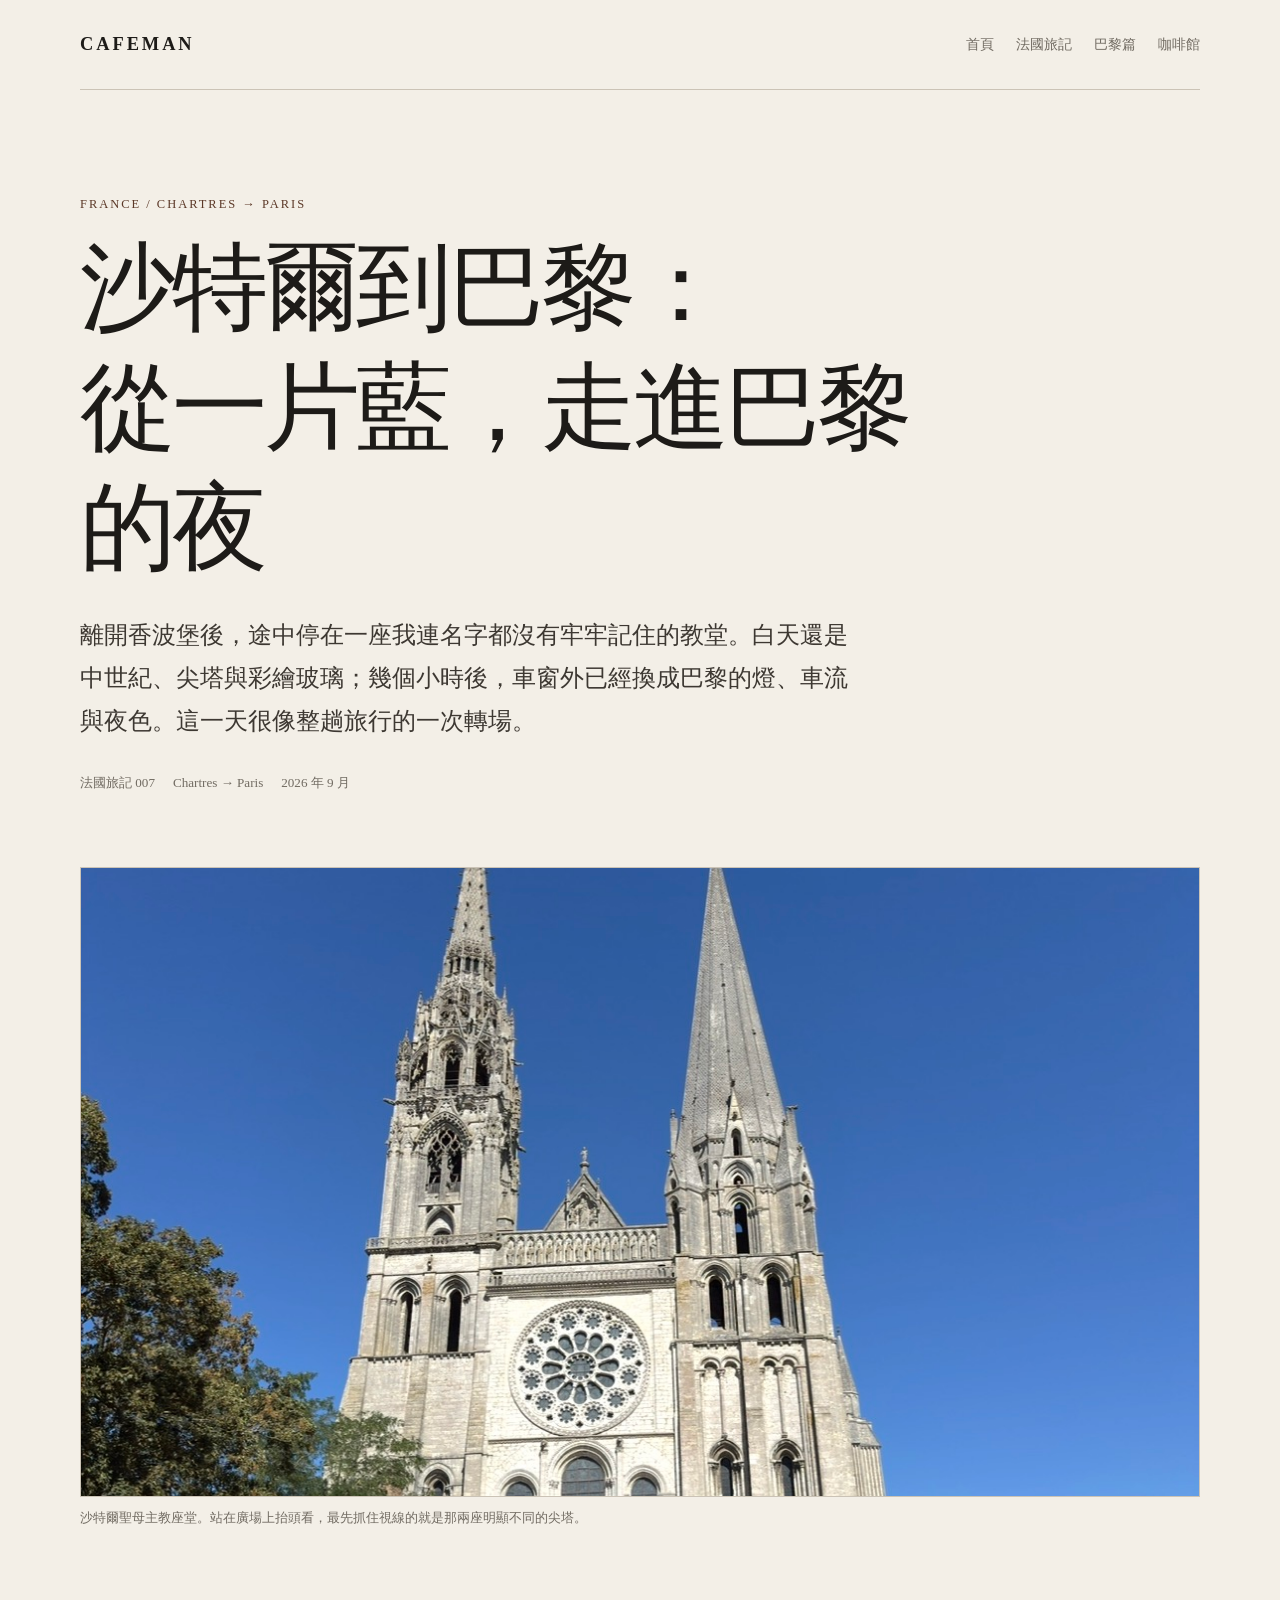
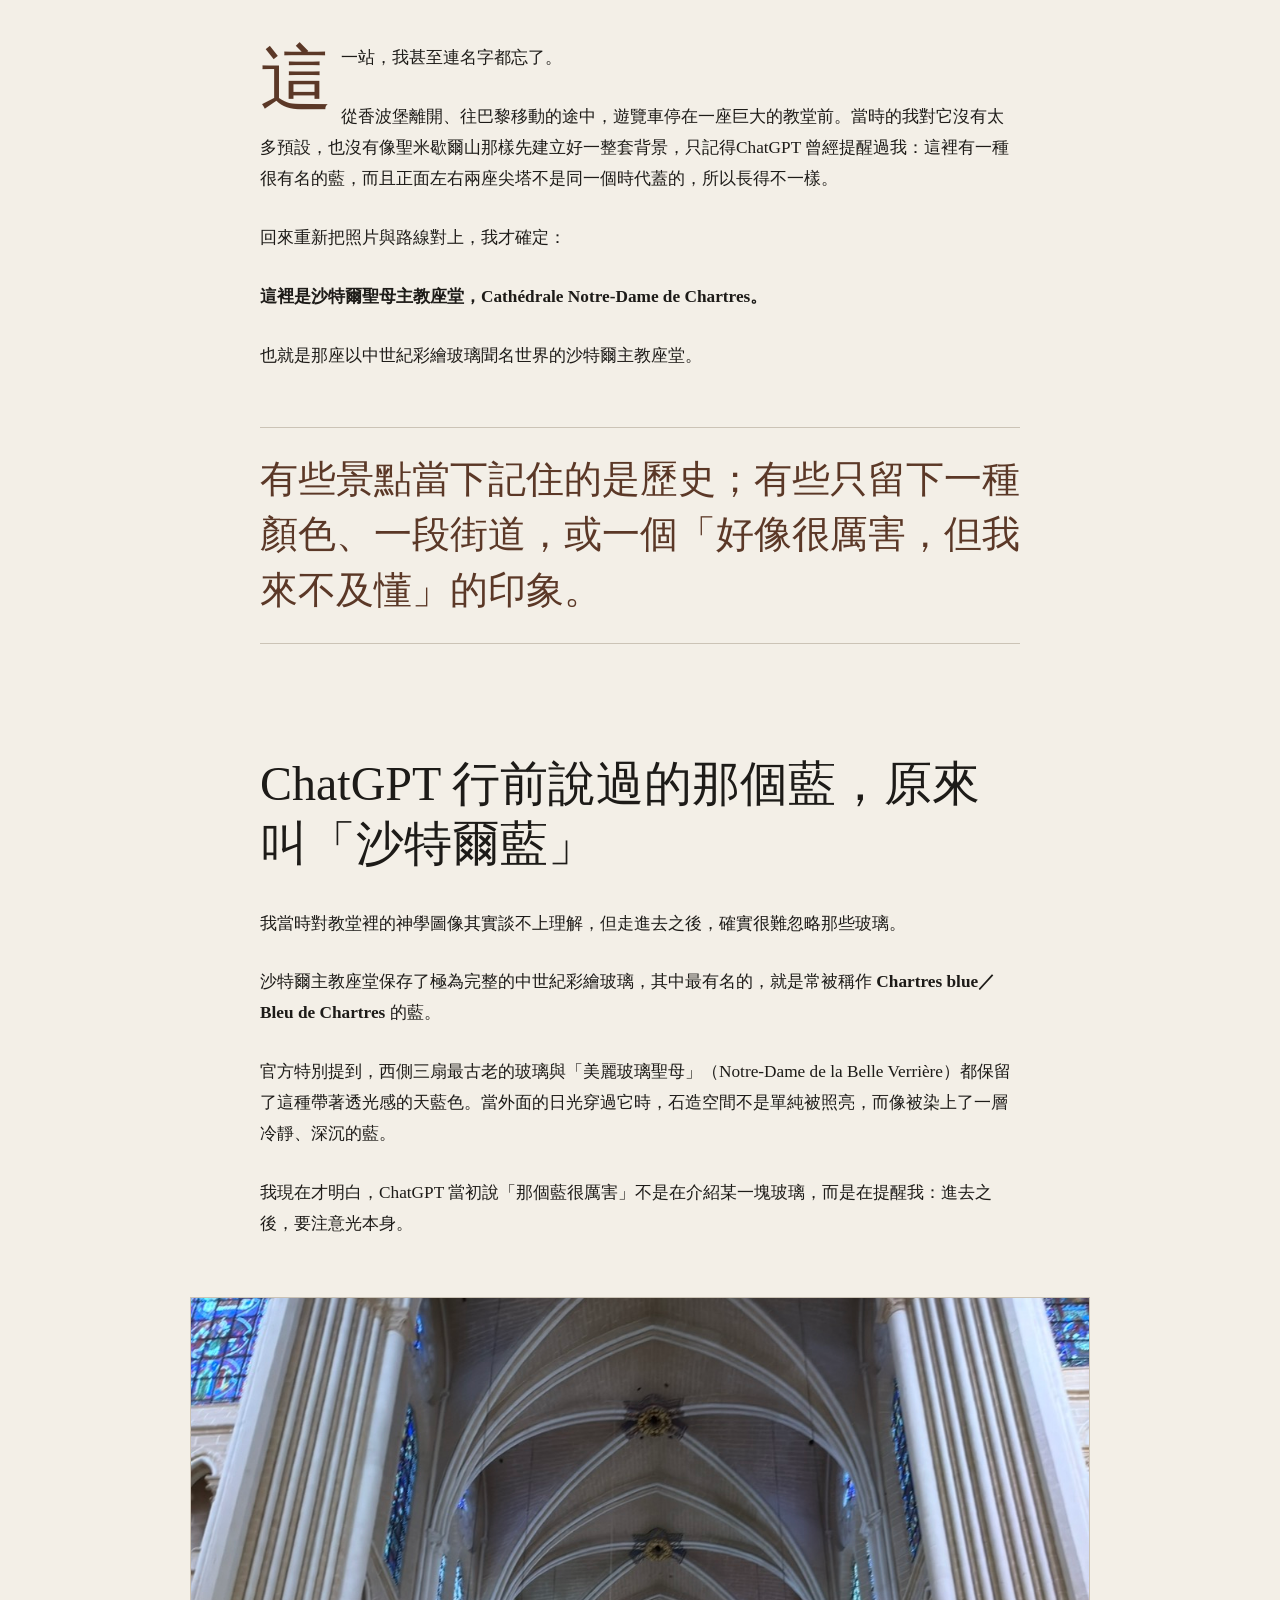
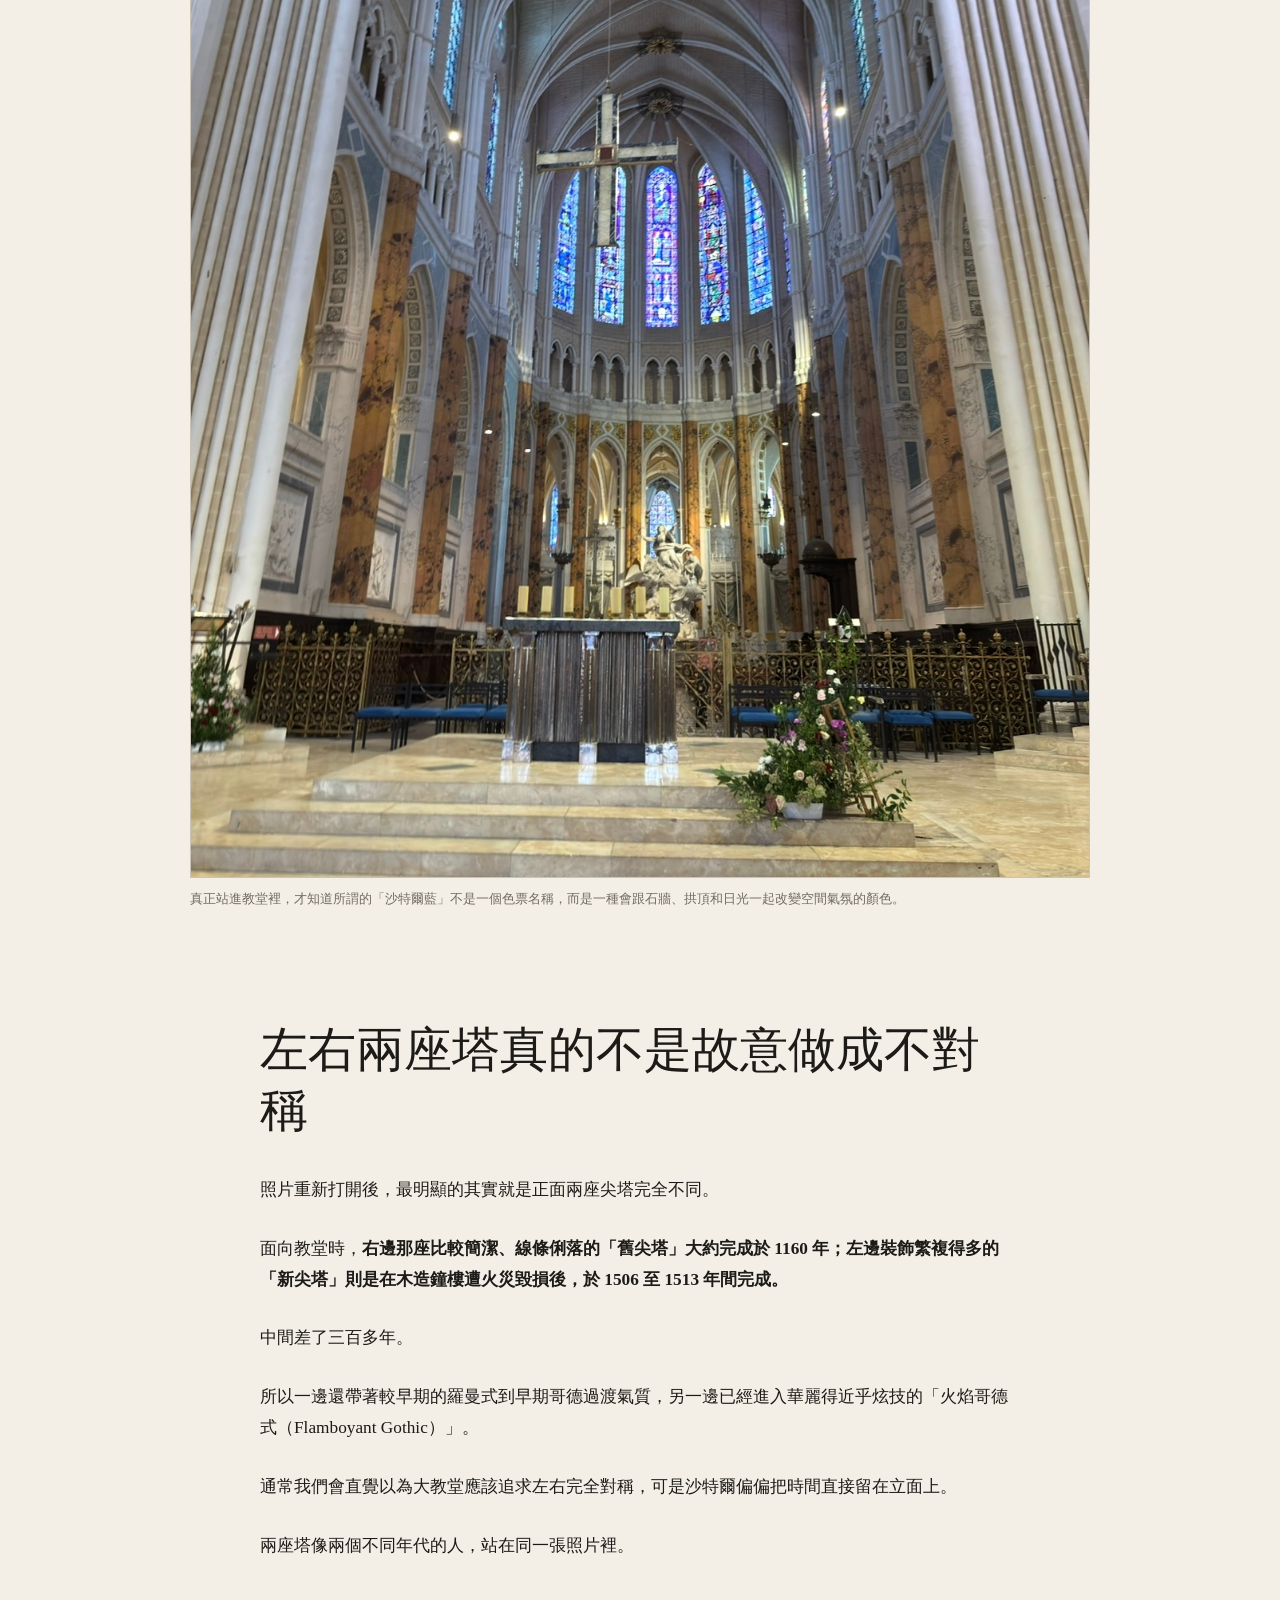
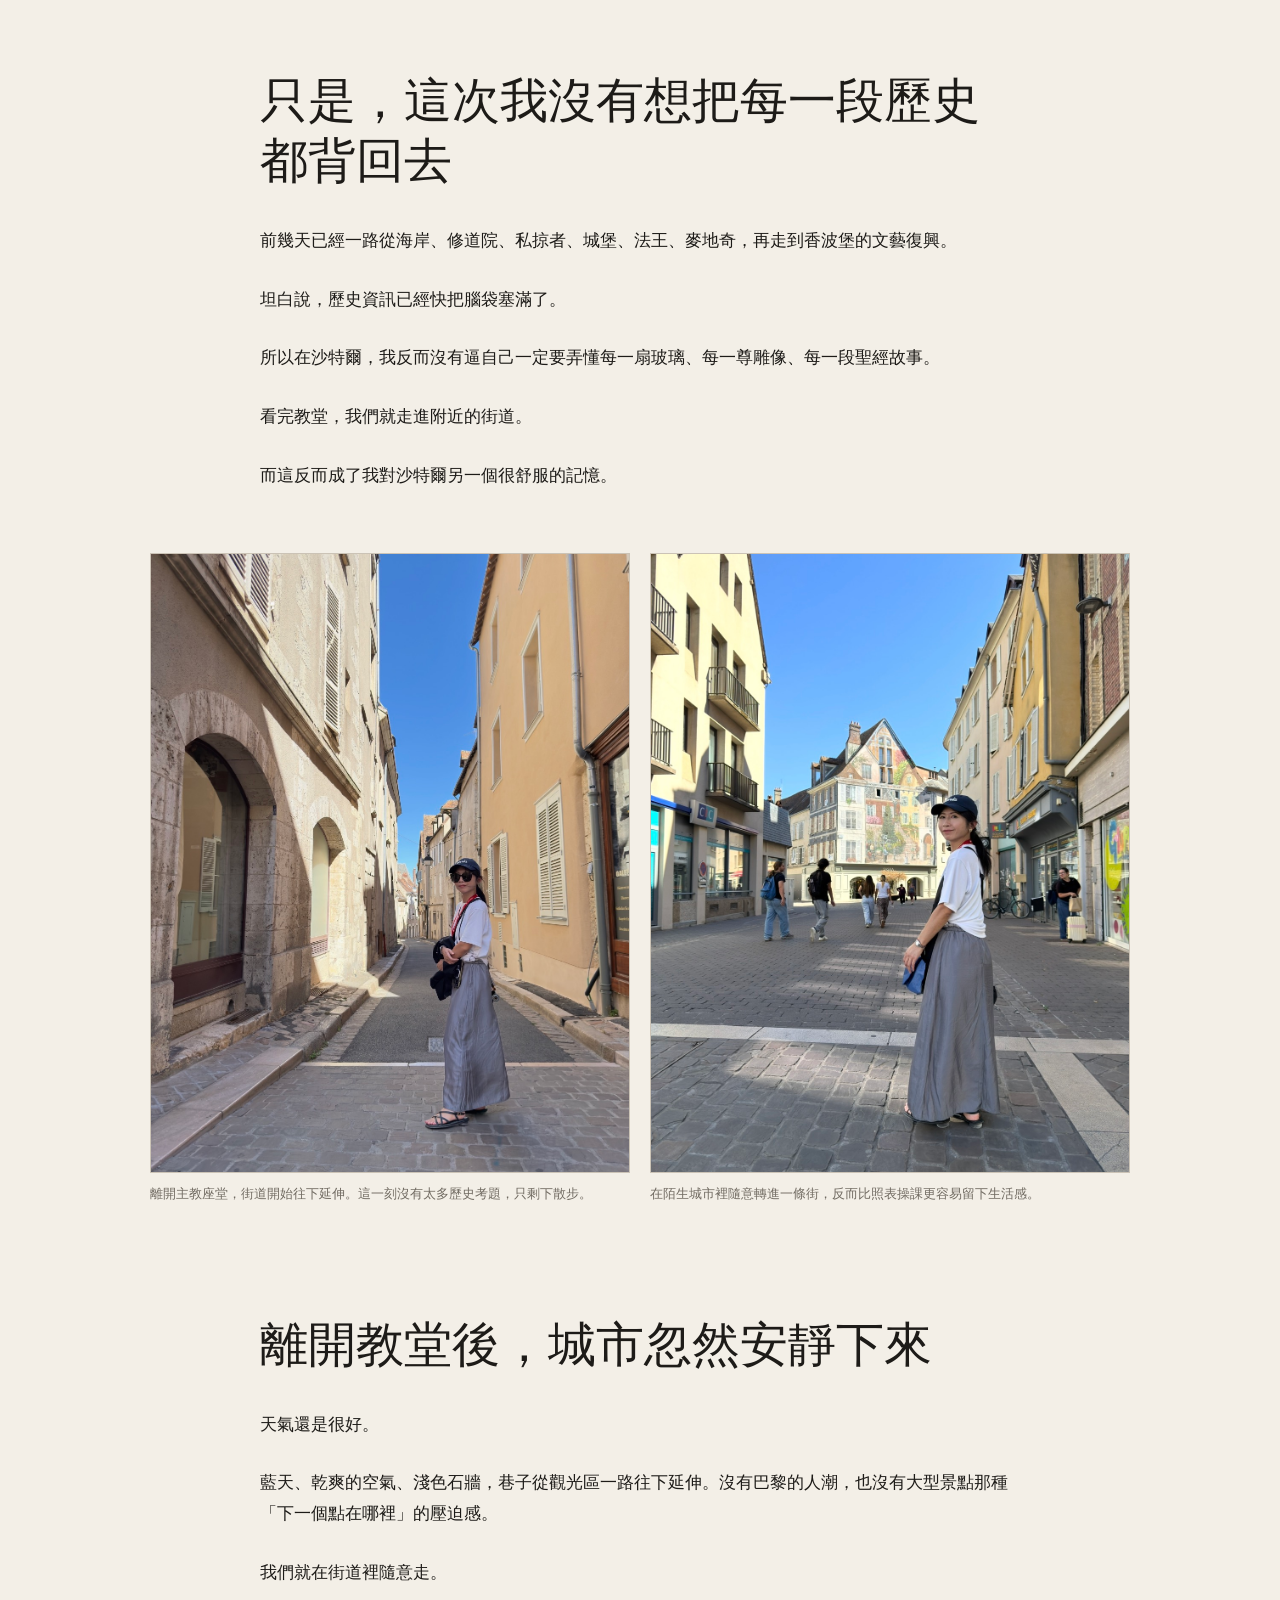
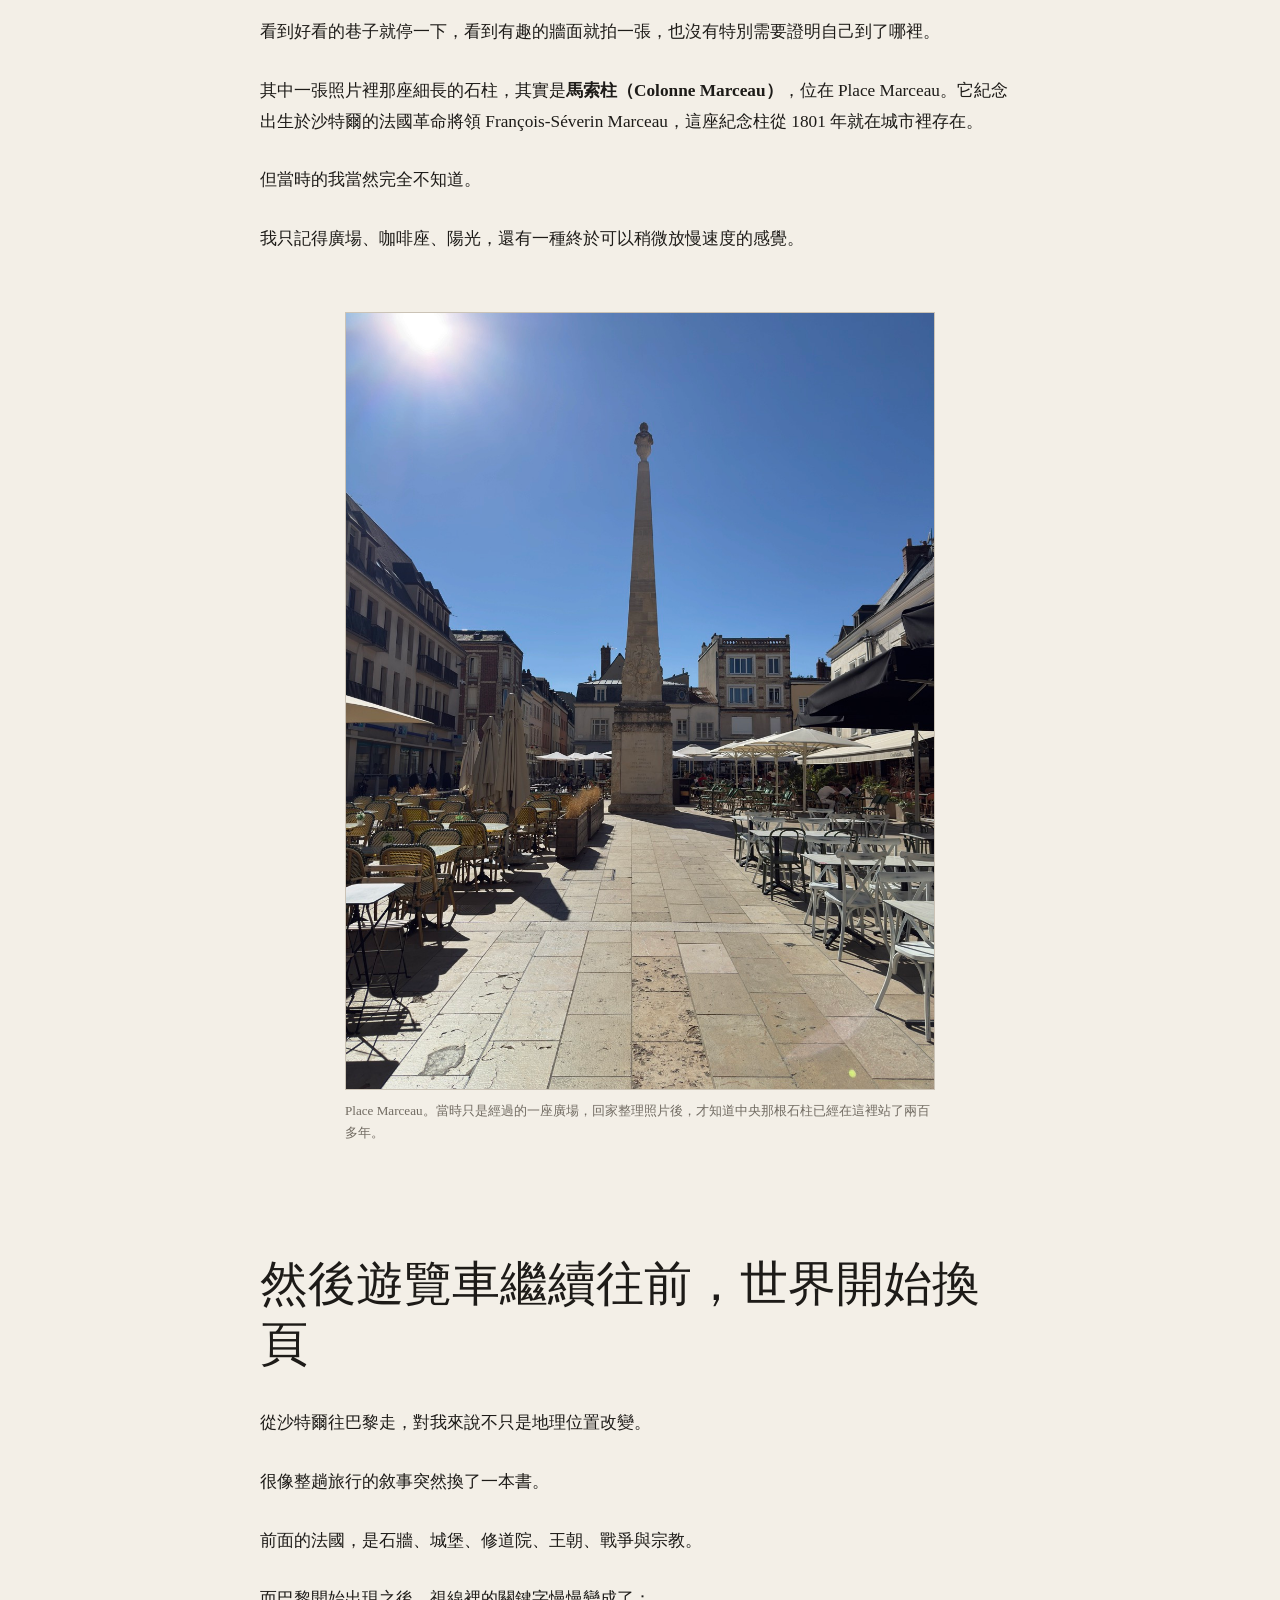
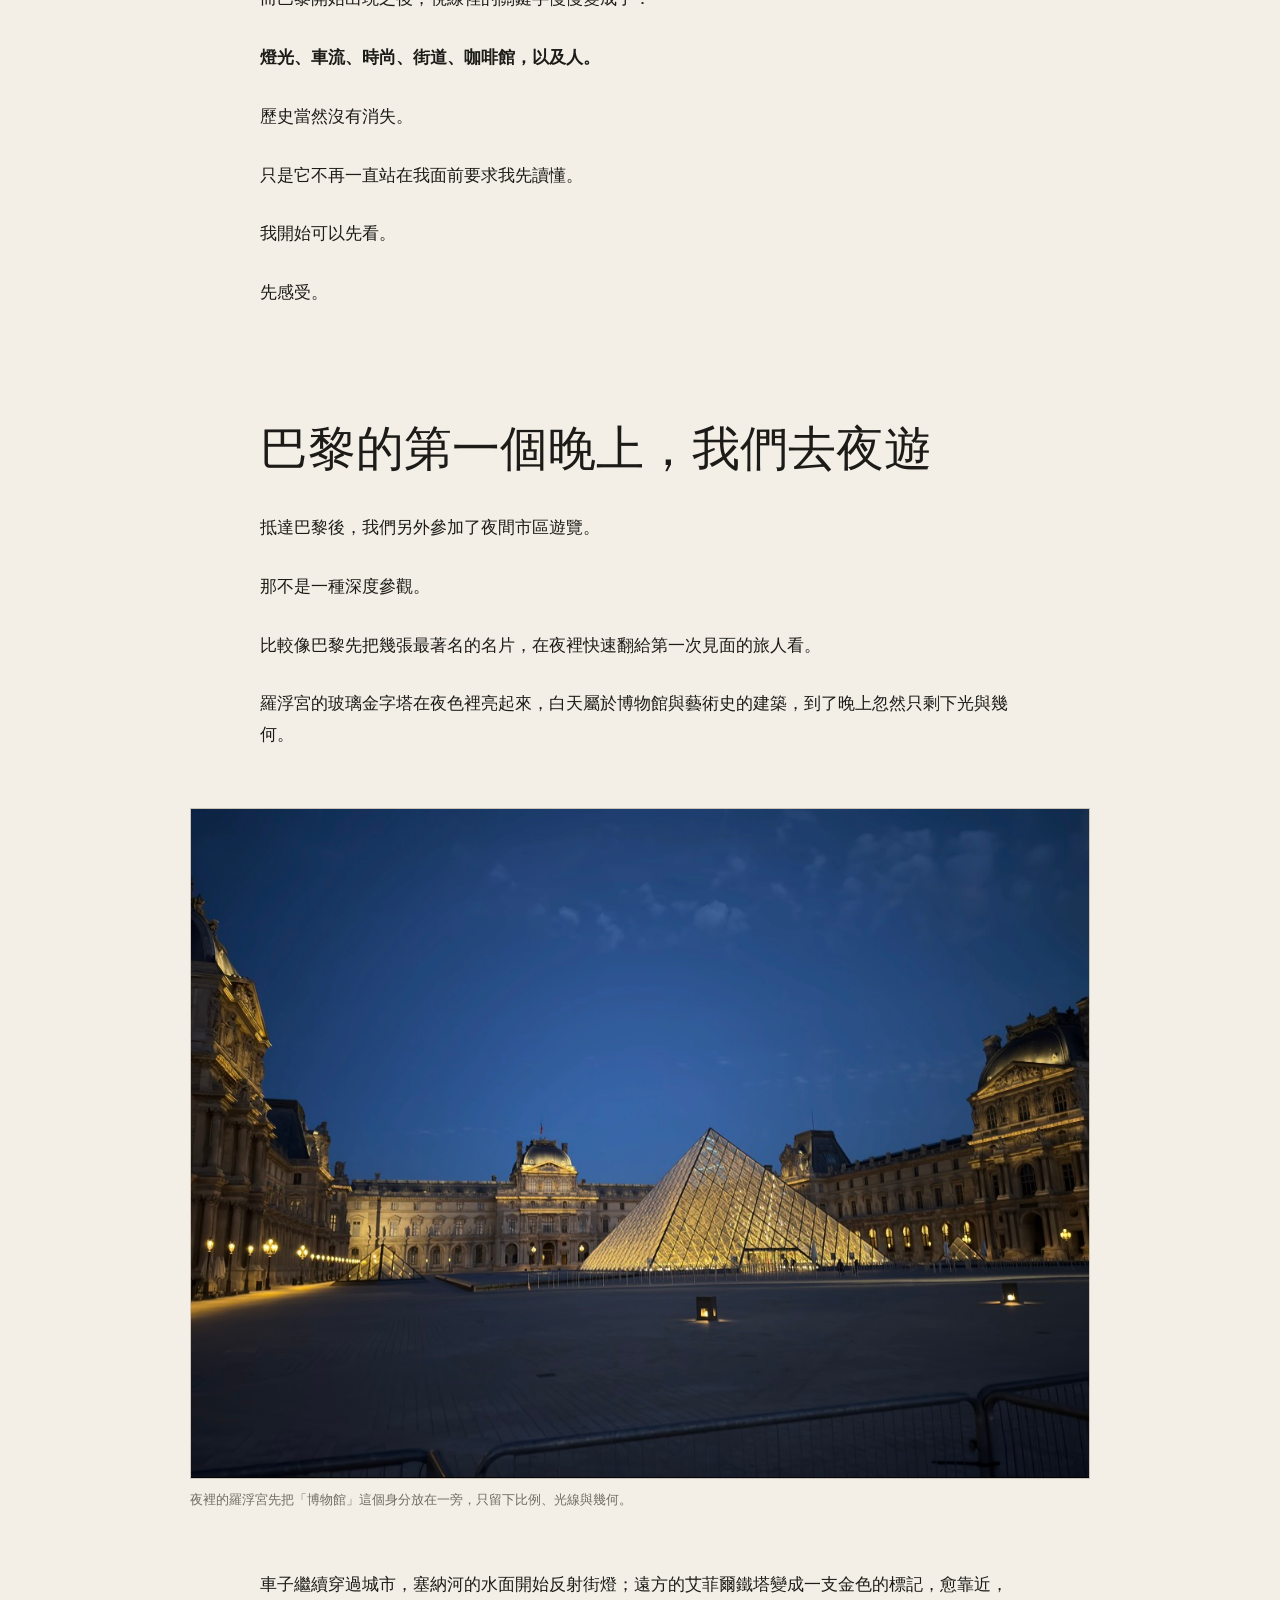
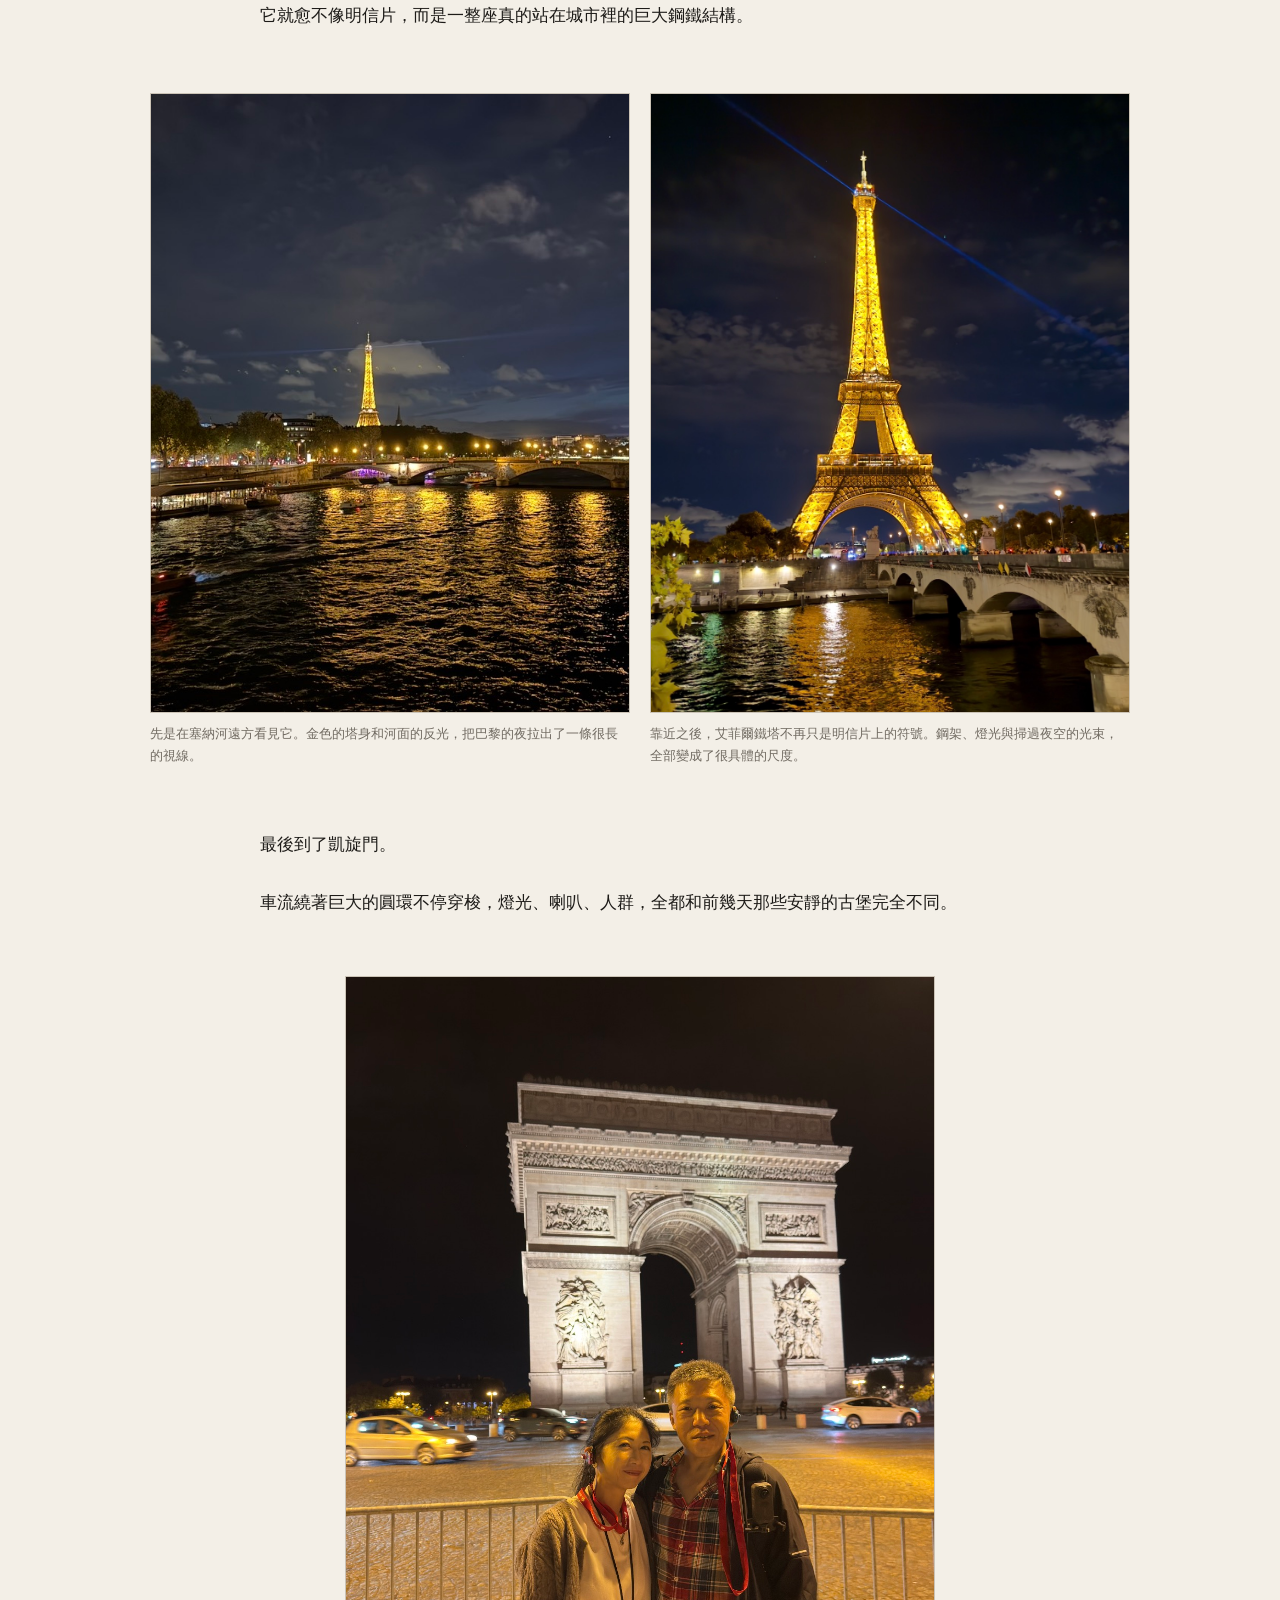
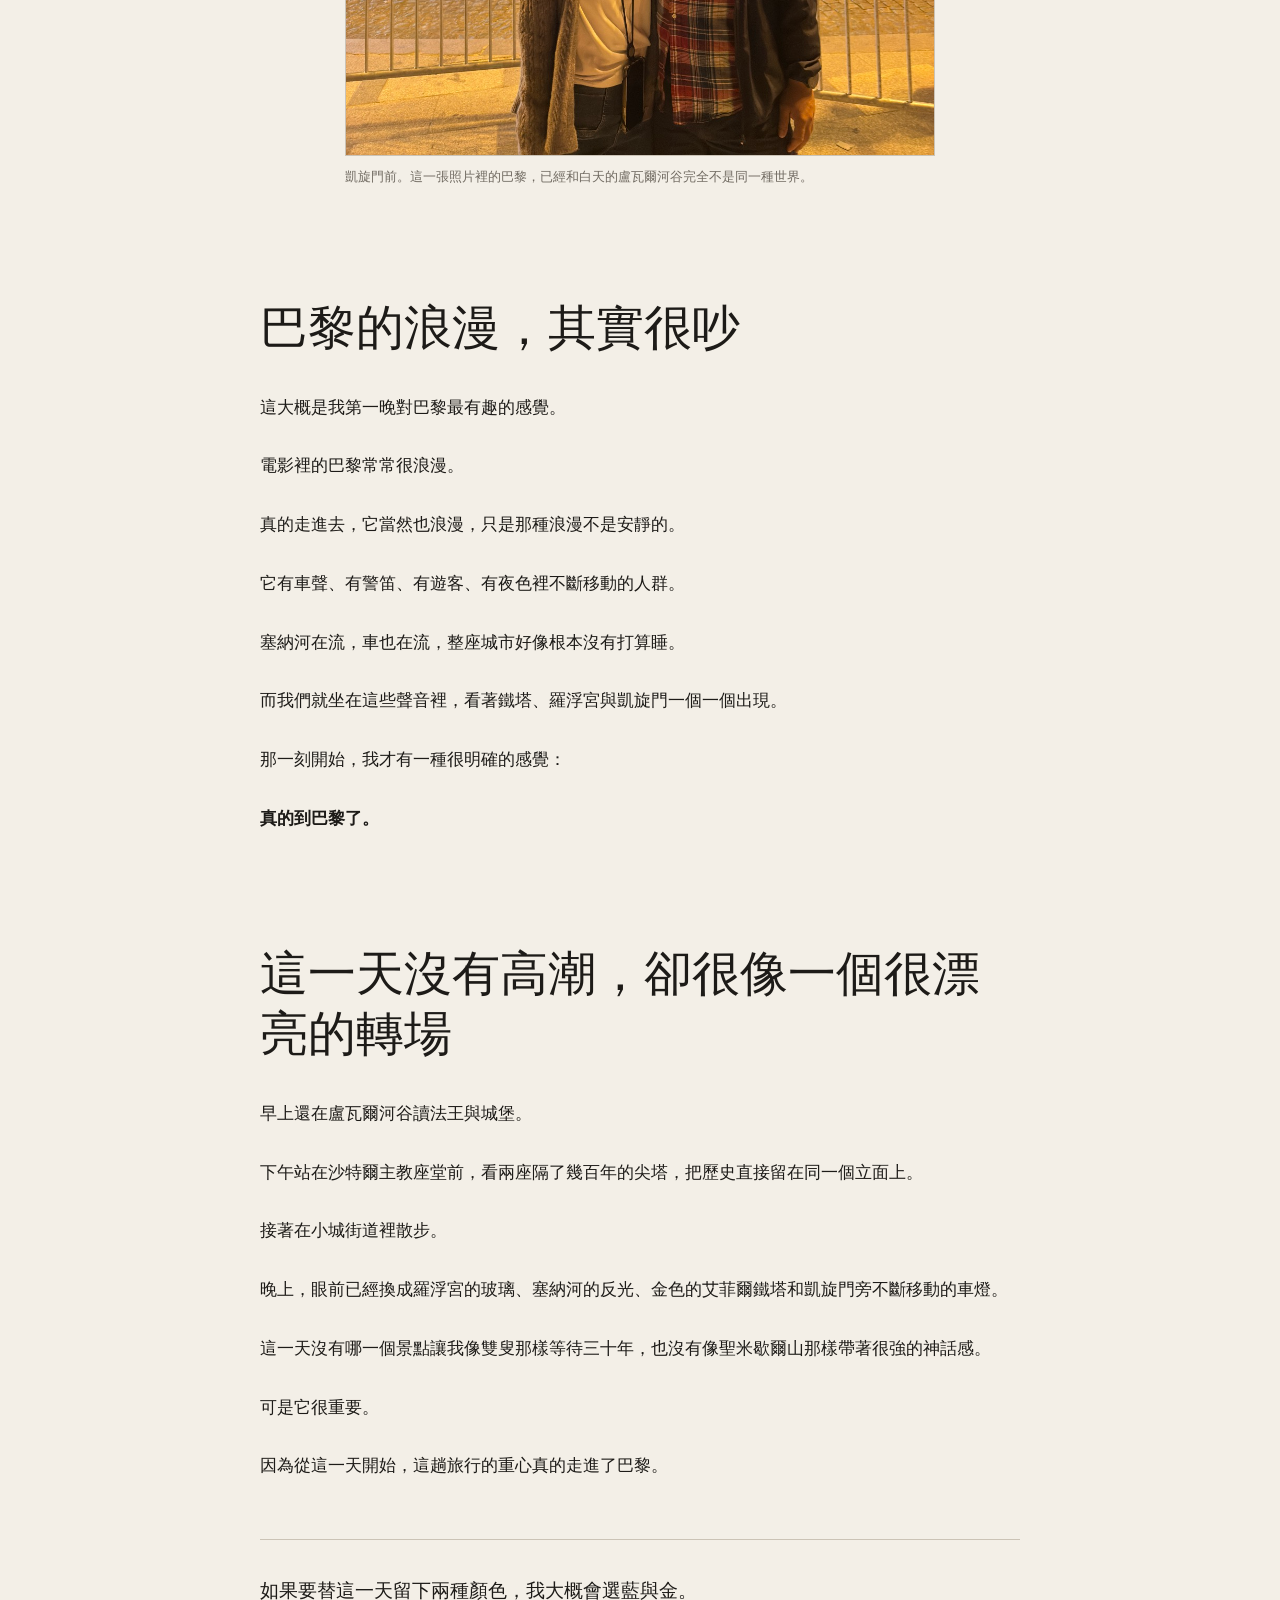
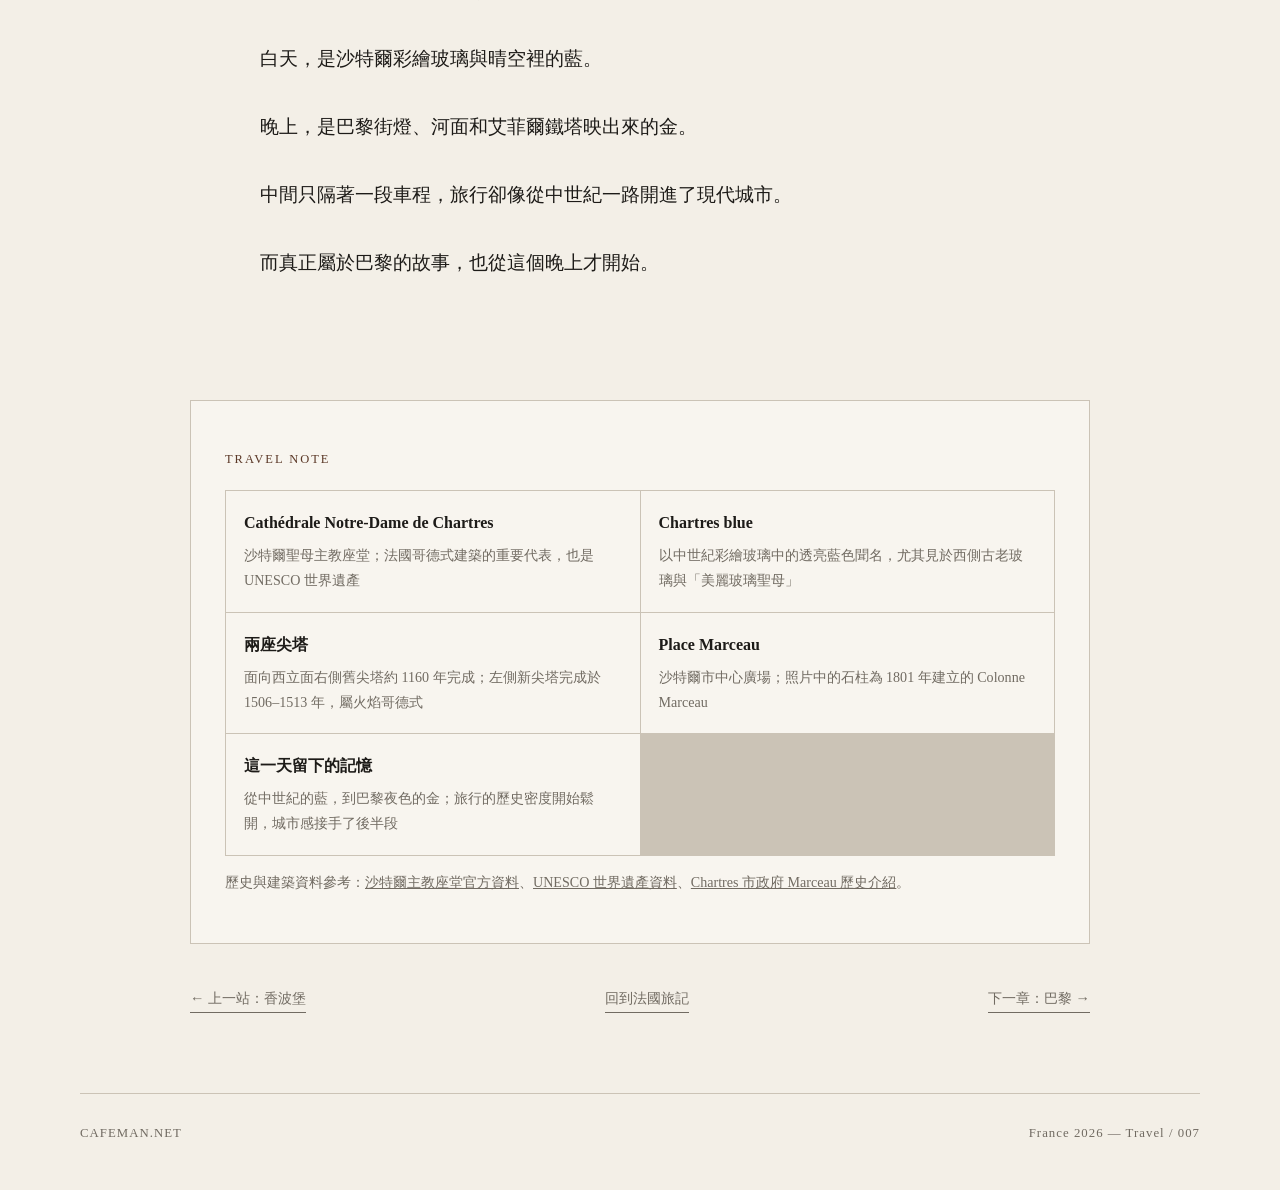
<file: france/chartres-paris-night/index.html>
<!doctype html>
<html lang="zh-Hant">
<head>
<meta charset="utf-8"><meta name="viewport" content="width=device-width,initial-scale=1">
<meta name="description" content="法國旅記第七站：沙特爾主教座堂與巴黎初夜。從著名的沙特爾藍、兩座不同年代的尖塔，到抵達巴黎後的羅浮宮、塞納河、艾菲爾鐵塔與凱旋門。">
<title>沙特爾到巴黎：從一片藍，走進巴黎的夜｜CAFEMAN</title>
<link rel="stylesheet" href="../../styles.css">
</head>
<body>
<header class="site-header"><a class="brand" href="../../index.html">CAFEMAN</a><nav><a href="../../index.html">首頁</a><a href="../index.html">法國旅記</a><a href="../../paris/index.html">巴黎篇</a><a href="../../culture/index.html">咖啡館</a></nav></header>

<main class="article-main">
<article class="longform">
<header class="article-hero">
<p class="eyebrow">France / Chartres → Paris</p>
<h1>沙特爾到巴黎：<br>從一片藍，走進巴黎的夜</h1>
<p class="article-deck">離開香波堡後，途中停在一座我連名字都沒有牢牢記住的教堂。白天還是中世紀、尖塔與彩繪玻璃；幾個小時後，車窗外已經換成巴黎的燈、車流與夜色。這一天很像整趟旅行的一次轉場。</p>
<div class="article-meta"><span>法國旅記 007</span><span>Chartres → Paris</span><span>2026 年 9 月</span></div>
</header>

<figure class="story-hero">
<img src="../../assets/images/chartres-paris-night/IMG_2957.jpeg" alt="晴天下的沙特爾聖母主教座堂西立面與兩座不同年代的尖塔" decoding="async">
<figcaption>沙特爾聖母主教座堂。站在廣場上抬頭看，最先抓住視線的就是那兩座明顯不同的尖塔。</figcaption>
</figure>

<div class="article-body">
<p class="dropcap">這一站，我甚至連名字都忘了。</p>
<p>從香波堡離開、往巴黎移動的途中，遊覽車停在一座巨大的教堂前。當時的我對它沒有太多預設，也沒有像聖米歇爾山那樣先建立好一整套背景，只記得ChatGPT 曾經提醒過我：這裡有一種很有名的藍，而且正面左右兩座尖塔不是同一個時代蓋的，所以長得不一樣。</p>
<p>回來重新把照片與路線對上，我才確定：</p>
<p><strong>這裡是沙特爾聖母主教座堂，Cathédrale Notre-Dame de Chartres。</strong></p>
<p>也就是那座以中世紀彩繪玻璃聞名世界的沙特爾主教座堂。</p>

<blockquote><p>有些景點當下記住的是歷史；有些只留下一種顏色、一段街道，或一個「好像很厲害，但我來不及懂」的印象。</p></blockquote>

<h2>ChatGPT 行前說過的那個藍，原來叫「沙特爾藍」</h2>
<p>我當時對教堂裡的神學圖像其實談不上理解，但走進去之後，確實很難忽略那些玻璃。</p>
<p>沙特爾主教座堂保存了極為完整的中世紀彩繪玻璃，其中最有名的，就是常被稱作 <strong>Chartres blue／Bleu de Chartres</strong> 的藍。</p>
<p>官方特別提到，西側三扇最古老的玻璃與「美麗玻璃聖母」（Notre-Dame de la Belle Verrière）都保留了這種帶著透光感的天藍色。當外面的日光穿過它時，石造空間不是單純被照亮，而像被染上了一層冷靜、深沉的藍。</p>
<p>我現在才明白，ChatGPT 當初說「那個藍很厲害」不是在介紹某一塊玻璃，而是在提醒我：進去之後，要注意光本身。</p>

<figure class="story-photo">
<img src="../../assets/images/chartres-paris-night/IMG_2958.jpeg" alt="沙特爾主教座堂內部的高聳拱頂和彩繪玻璃" loading="lazy" decoding="async">
<figcaption>真正站進教堂裡，才知道所謂的「沙特爾藍」不是一個色票名稱，而是一種會跟石牆、拱頂和日光一起改變空間氣氛的顏色。</figcaption>
</figure>

<h2>左右兩座塔真的不是故意做成不對稱</h2>
<p>照片重新打開後，最明顯的其實就是正面兩座尖塔完全不同。</p>
<p>面向教堂時，<strong>右邊那座比較簡潔、線條俐落的「舊尖塔」大約完成於 1160 年；左邊裝飾繁複得多的「新尖塔」則是在木造鐘樓遭火災毀損後，於 1506 至 1513 年間完成。</strong></p>
<p>中間差了三百多年。</p>
<p>所以一邊還帶著較早期的羅曼式到早期哥德過渡氣質，另一邊已經進入華麗得近乎炫技的「火焰哥德式（Flamboyant Gothic）」。</p>
<p>通常我們會直覺以為大教堂應該追求左右完全對稱，可是沙特爾偏偏把時間直接留在立面上。</p>
<p>兩座塔像兩個不同年代的人，站在同一張照片裡。</p>

<h2>只是，這次我沒有想把每一段歷史都背回去</h2>
<p>前幾天已經一路從海岸、修道院、私掠者、城堡、法王、麥地奇，再走到香波堡的文藝復興。</p>
<p>坦白說，歷史資訊已經快把腦袋塞滿了。</p>
<p>所以在沙特爾，我反而沒有逼自己一定要弄懂每一扇玻璃、每一尊雕像、每一段聖經故事。</p>
<p>看完教堂，我們就走進附近的街道。</p>
<p>而這反而成了我對沙特爾另一個很舒服的記憶。</p>

<div class="story-pair">
<figure>
<img src="../../assets/images/chartres-paris-night/IMG_2959.jpeg" alt="沙特爾安靜的石造街巷與旅途中散步的人物" loading="lazy" decoding="async">
<figcaption>離開主教座堂，街道開始往下延伸。這一刻沒有太多歷史考題，只剩下散步。</figcaption>
</figure>
<figure>
<img src="../../assets/images/chartres-paris-night/IMG_2960.jpeg" alt="沙特爾市區街道與建築牆面藝術" loading="lazy" decoding="async">
<figcaption>在陌生城市裡隨意轉進一條街，反而比照表操課更容易留下生活感。</figcaption>
</figure>
</div>

<h2>離開教堂後，城市忽然安靜下來</h2>
<p>天氣還是很好。</p>
<p>藍天、乾爽的空氣、淺色石牆，巷子從觀光區一路往下延伸。沒有巴黎的人潮，也沒有大型景點那種「下一個點在哪裡」的壓迫感。</p>
<p>我們就在街道裡隨意走。</p>
<p>看到好看的巷子就停一下，看到有趣的牆面就拍一張，也沒有特別需要證明自己到了哪裡。</p>
<p>其中一張照片裡那座細長的石柱，其實是<strong>馬索柱（Colonne Marceau）</strong>，位在 Place Marceau。它紀念出生於沙特爾的法國革命將領 François-Séverin Marceau，這座紀念柱從 1801 年就在城市裡存在。</p>
<p>但當時的我當然完全不知道。</p>
<p>我只記得廣場、咖啡座、陽光，還有一種終於可以稍微放慢速度的感覺。</p>

<figure class="story-photo portrait">
<img src="../../assets/images/chartres-paris-night/IMG_2965.jpeg" alt="沙特爾 Place Marceau 廣場中央的馬索柱與周邊咖啡座" loading="lazy" decoding="async">
<figcaption>Place Marceau。當時只是經過的一座廣場，回家整理照片後，才知道中央那根石柱已經在這裡站了兩百多年。</figcaption>
</figure>

<h2>然後遊覽車繼續往前，世界開始換頁</h2>
<p>從沙特爾往巴黎走，對我來說不只是地理位置改變。</p>
<p>很像整趟旅行的敘事突然換了一本書。</p>
<p>前面的法國，是石牆、城堡、修道院、王朝、戰爭與宗教。</p>
<p>而巴黎開始出現之後，視線裡的關鍵字慢慢變成了：</p>
<p><strong>燈光、車流、時尚、街道、咖啡館，以及人。</strong></p>
<p>歷史當然沒有消失。</p>
<p>只是它不再一直站在我面前要求我先讀懂。</p>
<p>我開始可以先看。</p>
<p>先感受。</p>

<h2>巴黎的第一個晚上，我們去夜遊</h2>
<p>抵達巴黎後，我們另外參加了夜間市區遊覽。</p>
<p>那不是一種深度參觀。</p>
<p>比較像巴黎先把幾張最著名的名片，在夜裡快速翻給第一次見面的旅人看。</p>
<p>羅浮宮的玻璃金字塔在夜色裡亮起來，白天屬於博物館與藝術史的建築，到了晚上忽然只剩下光與幾何。</p>

<figure class="story-photo">
<img src="../../assets/images/chartres-paris-night/IMG_2961.jpeg" alt="夜色中的羅浮宮玻璃金字塔與宮殿建築" loading="lazy" decoding="async">
<figcaption>夜裡的羅浮宮先把「博物館」這個身分放在一旁，只留下比例、光線與幾何。</figcaption>
</figure>
<p>車子繼續穿過城市，塞納河的水面開始反射街燈；遠方的艾菲爾鐵塔變成一支金色的標記，愈靠近，它就愈不像明信片，而是一整座真的站在城市裡的巨大鋼鐵結構。</p>

<div class="story-pair">
<figure>
<img src="../../assets/images/chartres-paris-night/IMG_2962.jpeg" alt="塞納河夜景與遠方亮起的艾菲爾鐵塔" loading="lazy" decoding="async">
<figcaption>先是在塞納河遠方看見它。金色的塔身和河面的反光，把巴黎的夜拉出了一條很長的視線。</figcaption>
</figure>
<figure>
<img src="../../assets/images/chartres-paris-night/IMG_2963.jpeg" alt="近距離拍攝夜間點燈的艾菲爾鐵塔與探照燈" loading="lazy" decoding="async">
<figcaption>靠近之後，艾菲爾鐵塔不再只是明信片上的符號。鋼架、燈光與掃過夜空的光束，全部變成了很具體的尺度。</figcaption>
</figure>
</div>
<p>最後到了凱旋門。</p>
<p>車流繞著巨大的圓環不停穿梭，燈光、喇叭、人群，全都和前幾天那些安靜的古堡完全不同。</p>

<figure class="story-photo portrait">
<img src="../../assets/images/chartres-paris-night/IMG_2964.jpeg" alt="巴黎夜晚凱旋門前的旅行合照" loading="lazy" decoding="async">
<figcaption>凱旋門前。這一張照片裡的巴黎，已經和白天的盧瓦爾河谷完全不是同一種世界。</figcaption>
</figure>

<h2>巴黎的浪漫，其實很吵</h2>
<p>這大概是我第一晚對巴黎最有趣的感覺。</p>
<p>電影裡的巴黎常常很浪漫。</p>
<p>真的走進去，它當然也浪漫，只是那種浪漫不是安靜的。</p>
<p>它有車聲、有警笛、有遊客、有夜色裡不斷移動的人群。</p>
<p>塞納河在流，車也在流，整座城市好像根本沒有打算睡。</p>
<p>而我們就坐在這些聲音裡，看著鐵塔、羅浮宮與凱旋門一個一個出現。</p>
<p>那一刻開始，我才有一種很明確的感覺：</p>
<p><strong>真的到巴黎了。</strong></p>

<h2>這一天沒有高潮，卻很像一個很漂亮的轉場</h2>
<p>早上還在盧瓦爾河谷讀法王與城堡。</p>
<p>下午站在沙特爾主教座堂前，看兩座隔了幾百年的尖塔，把歷史直接留在同一個立面上。</p>
<p>接著在小城街道裡散步。</p>
<p>晚上，眼前已經換成羅浮宮的玻璃、塞納河的反光、金色的艾菲爾鐵塔和凱旋門旁不斷移動的車燈。</p>
<p>這一天沒有哪一個景點讓我像雙叟那樣等待三十年，也沒有像聖米歇爾山那樣帶著很強的神話感。</p>
<p>可是它很重要。</p>
<p>因為從這一天開始，這趟旅行的重心真的走進了巴黎。</p>

<p class="closing">如果要替這一天留下兩種顏色，我大概會選藍與金。<br><br>白天，是沙特爾彩繪玻璃與晴空裡的藍。<br><br>晚上，是巴黎街燈、河面和艾菲爾鐵塔映出來的金。<br><br>中間只隔著一段車程，旅行卻像從中世紀一路開進了現代城市。<br><br>而真正屬於巴黎的故事，也從這個晚上才開始。</p>
</div>

<aside class="place-note">
<p class="eyebrow">Travel note</p>
<div class="place-note-grid">
<div><strong>Cathédrale Notre-Dame de Chartres</strong><span>沙特爾聖母主教座堂；法國哥德式建築的重要代表，也是 UNESCO 世界遺產</span></div>
<div><strong>Chartres blue</strong><span>以中世紀彩繪玻璃中的透亮藍色聞名，尤其見於西側古老玻璃與「美麗玻璃聖母」</span></div>
<div><strong>兩座尖塔</strong><span>面向西立面右側舊尖塔約 1160 年完成；左側新尖塔完成於 1506–1513 年，屬火焰哥德式</span></div>
<div><strong>Place Marceau</strong><span>沙特爾市中心廣場；照片中的石柱為 1801 年建立的 Colonne Marceau</span></div>
<div><strong>這一天留下的記憶</strong><span>從中世紀的藍，到巴黎夜色的金；旅行的歷史密度開始鬆開，城市感接手了後半段</span></div>
</div>
<p class="source-note">歷史與建築資料參考：<a href="https://www.cathedrale-chartres.org/en/visite/discover/the-cathedral/" target="_blank" rel="noopener">沙特爾主教座堂官方資料</a>、<a href="https://whc.unesco.org/en/list/81" target="_blank" rel="noopener">UNESCO 世界遺產資料</a>、<a href="https://www.chartres.fr/vacances-a-chartres/balades-ville/marceau" target="_blank" rel="noopener">Chartres 市政府 Marceau 歷史介紹</a>。</p>
</aside>

<nav class="article-nav"><a href="../chambord/index.html">← 上一站：香波堡</a><a href="../index.html">回到法國旅記</a><a href="../../paris/index.html">下一章：巴黎 →</a></nav>
</article>
</main>
<footer><span>CAFEMAN.NET</span><span>France 2026 — Travel / 007</span></footer>
</body>
</html>
</file>
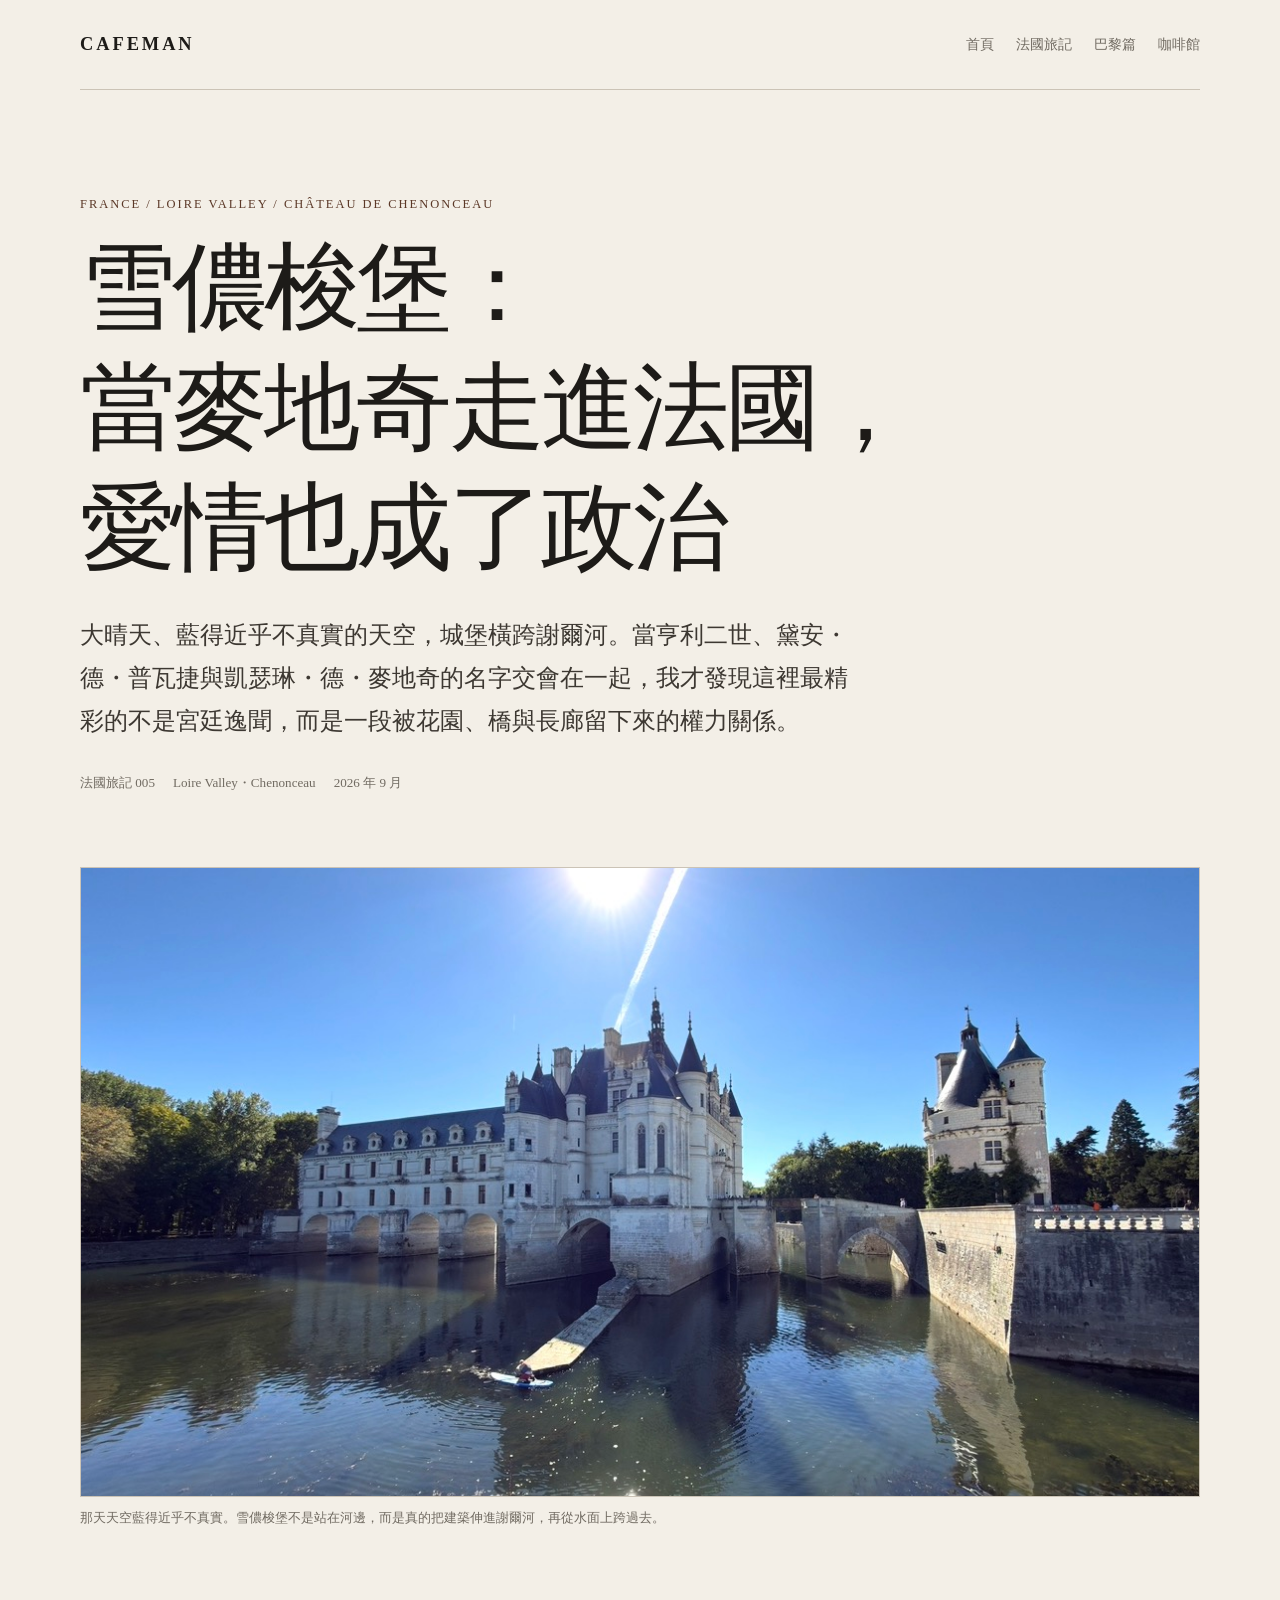
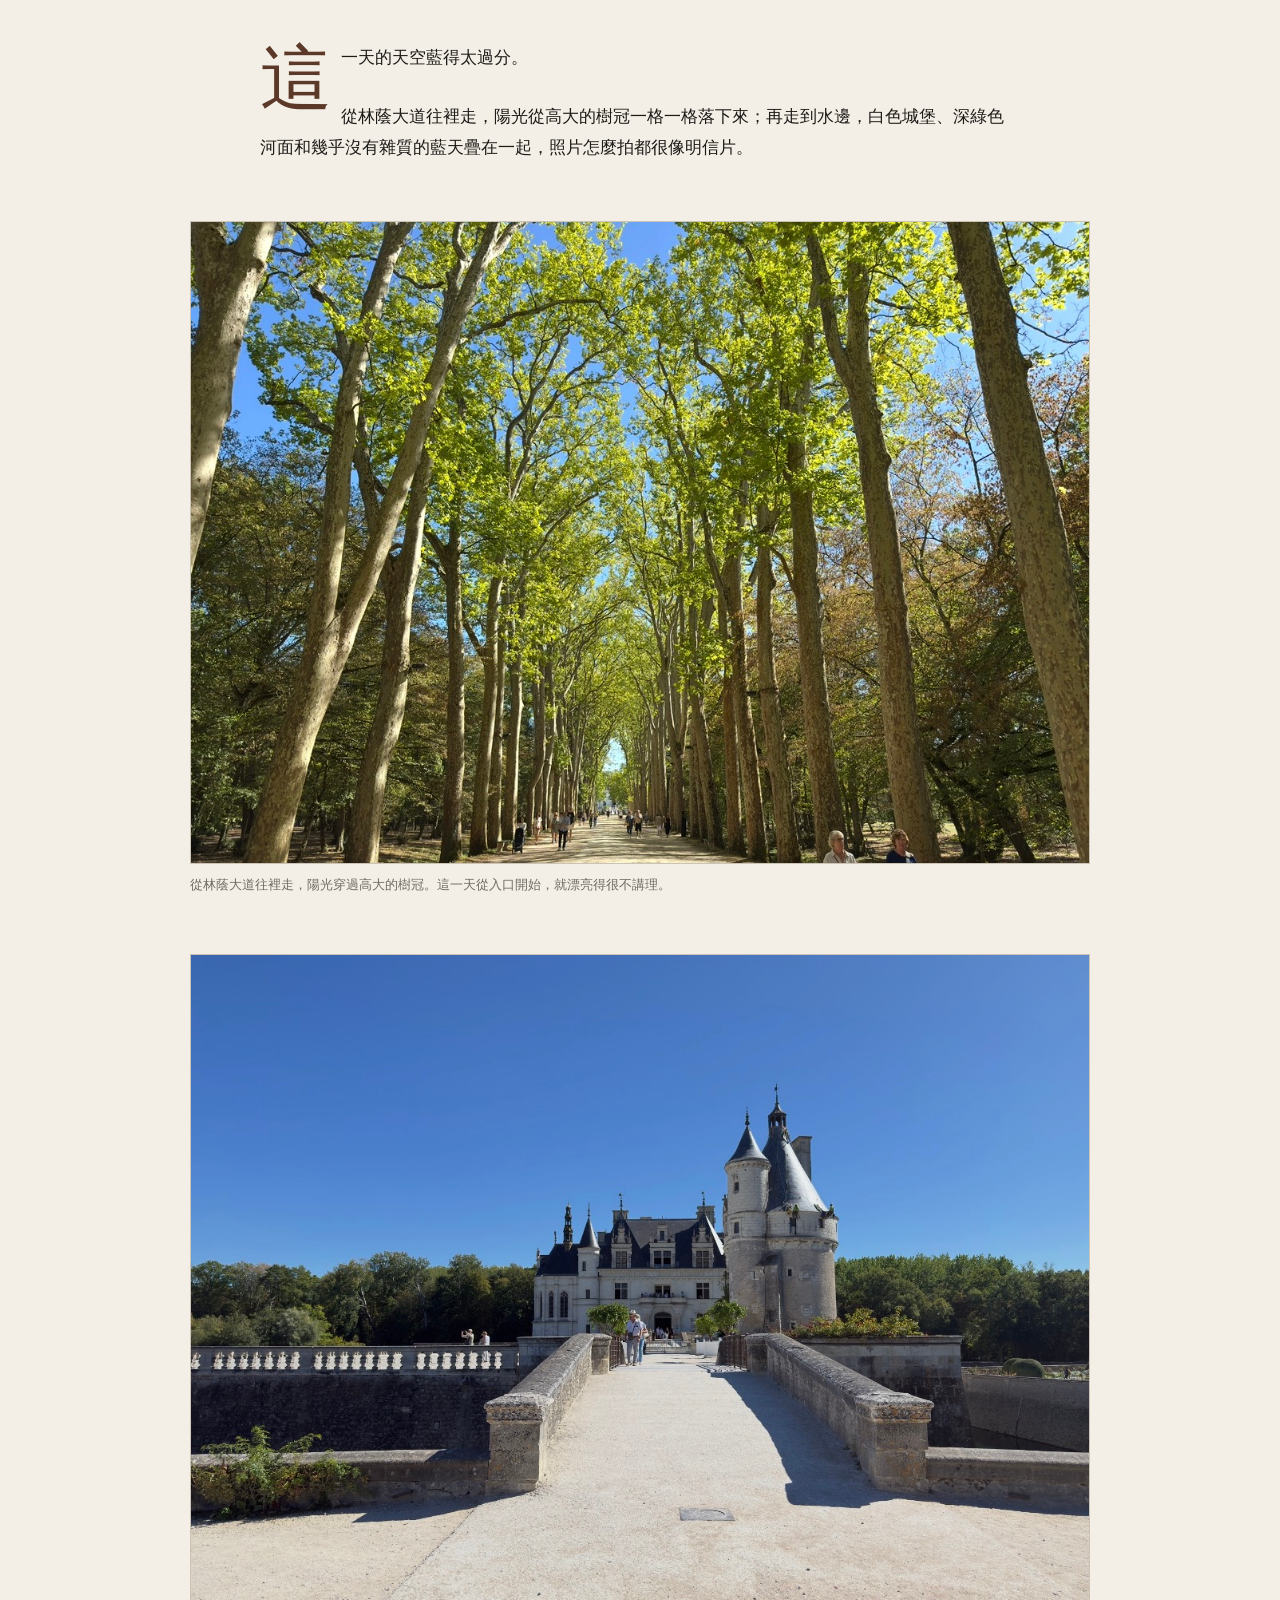
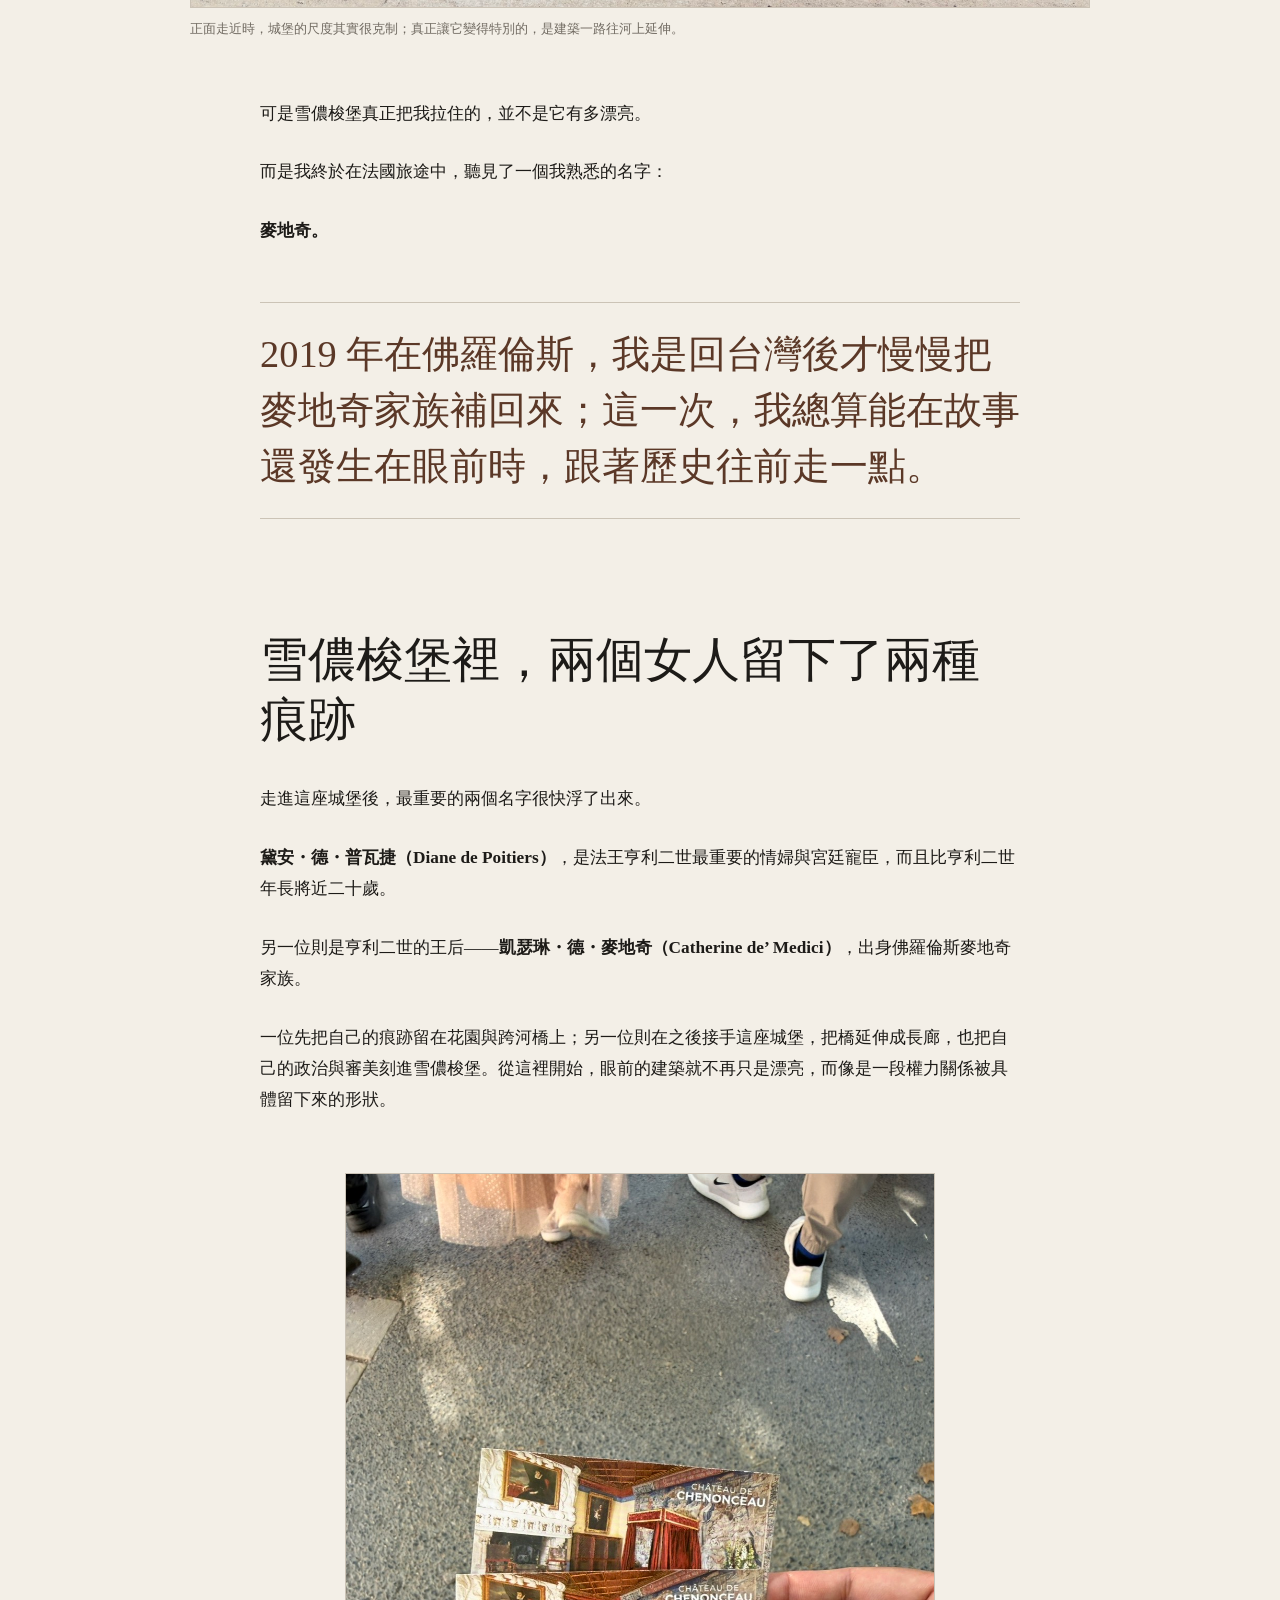
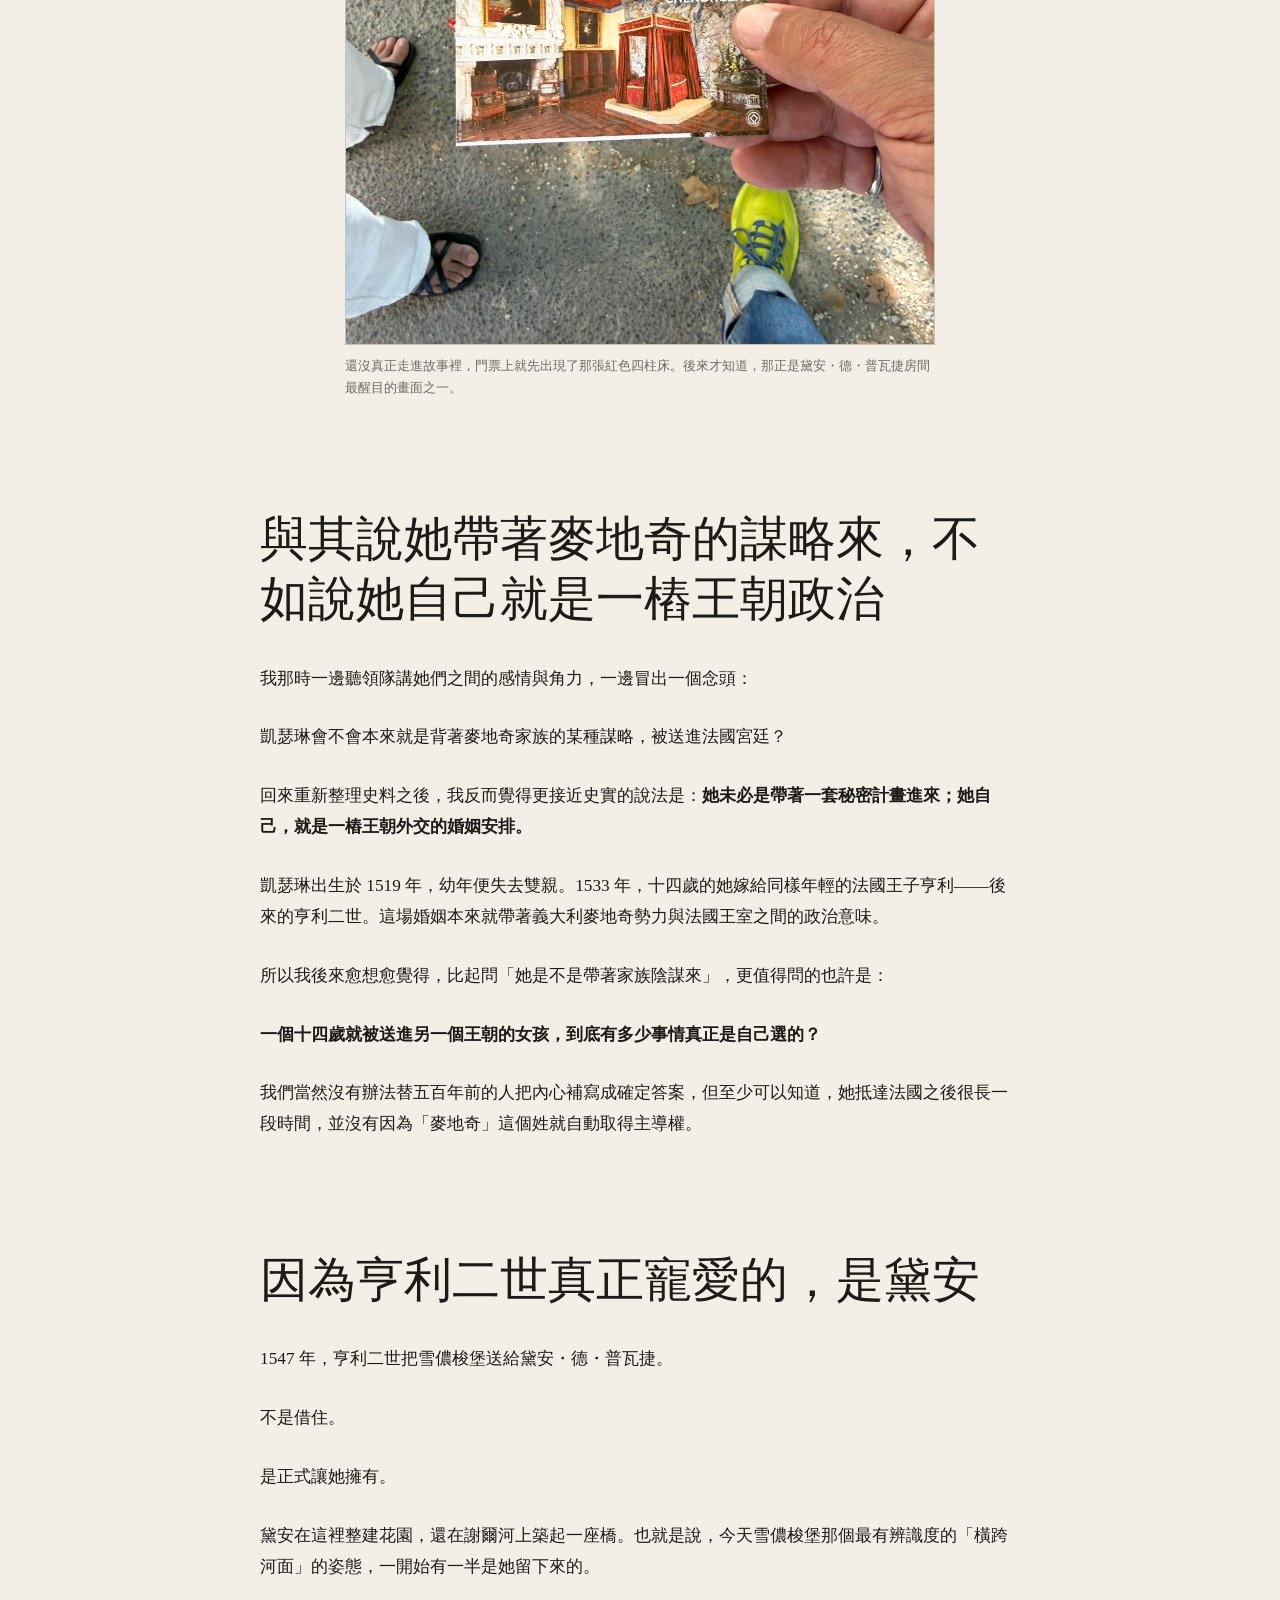
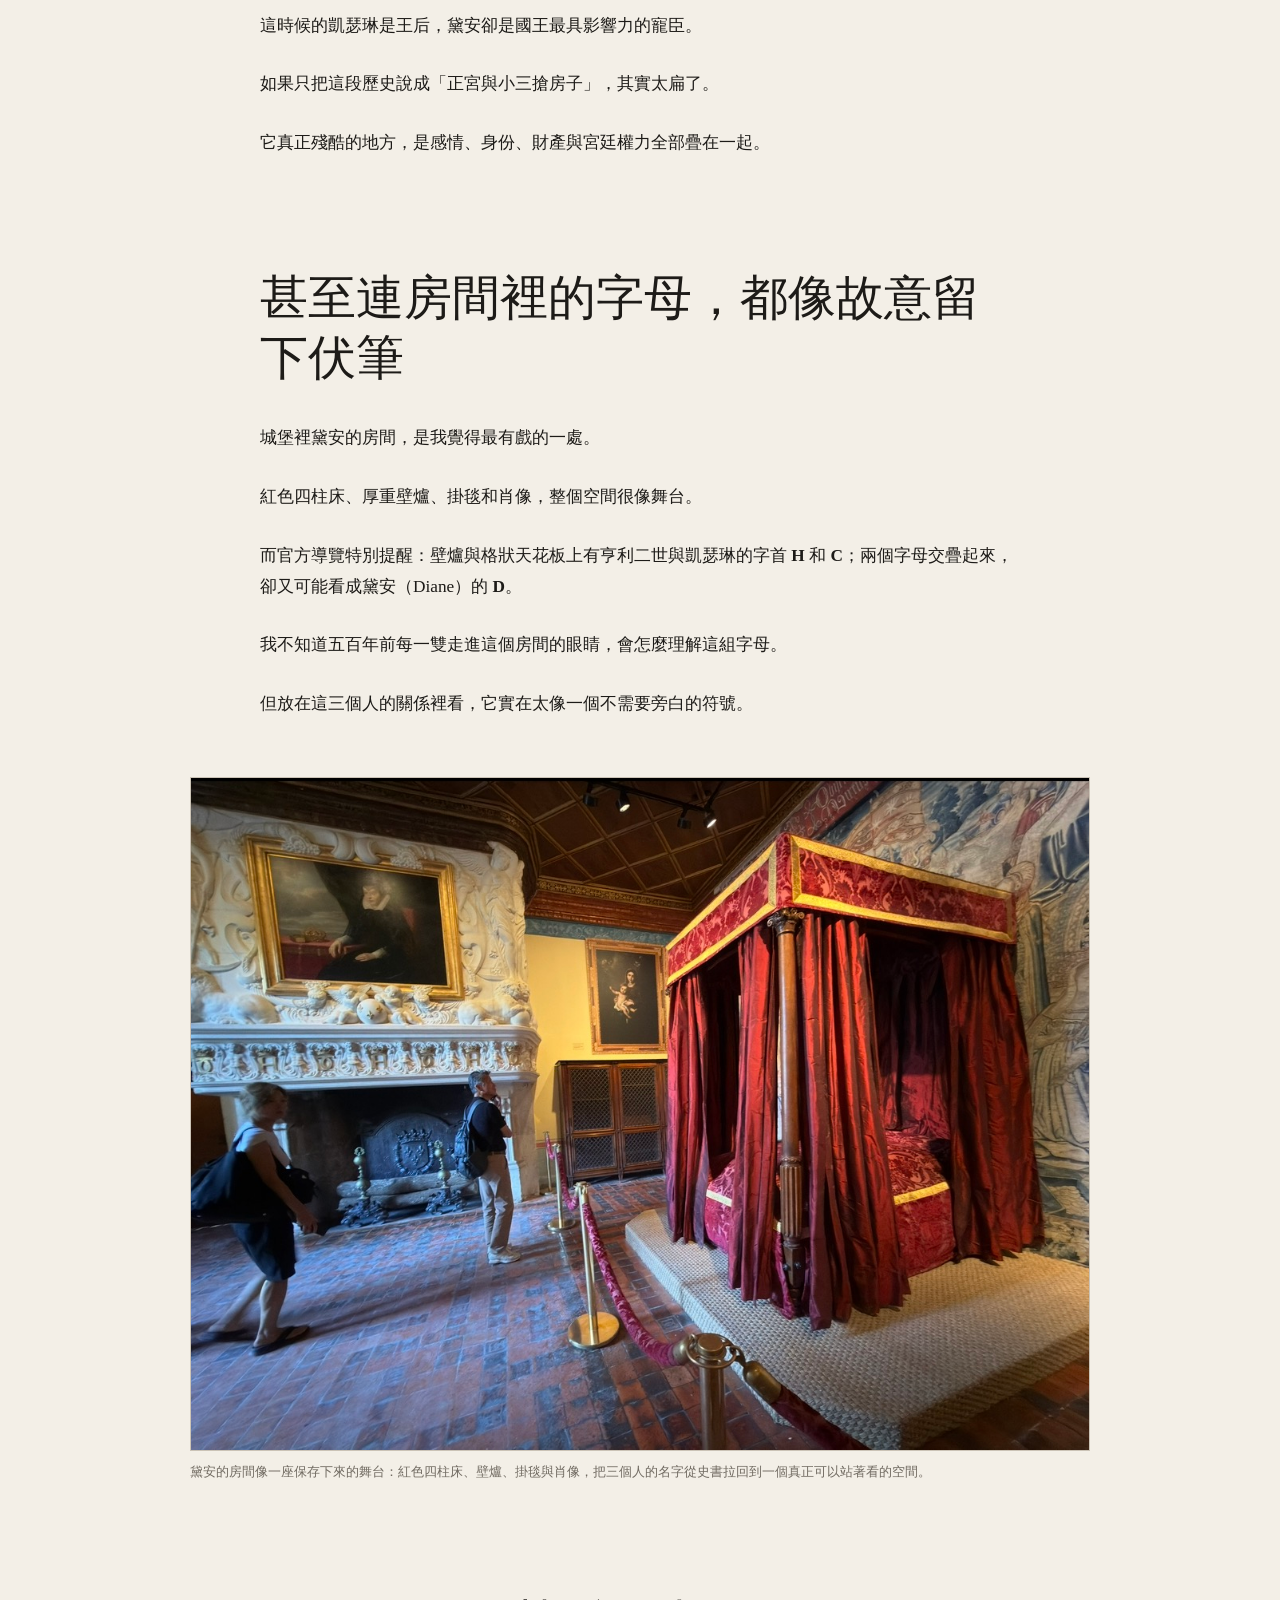
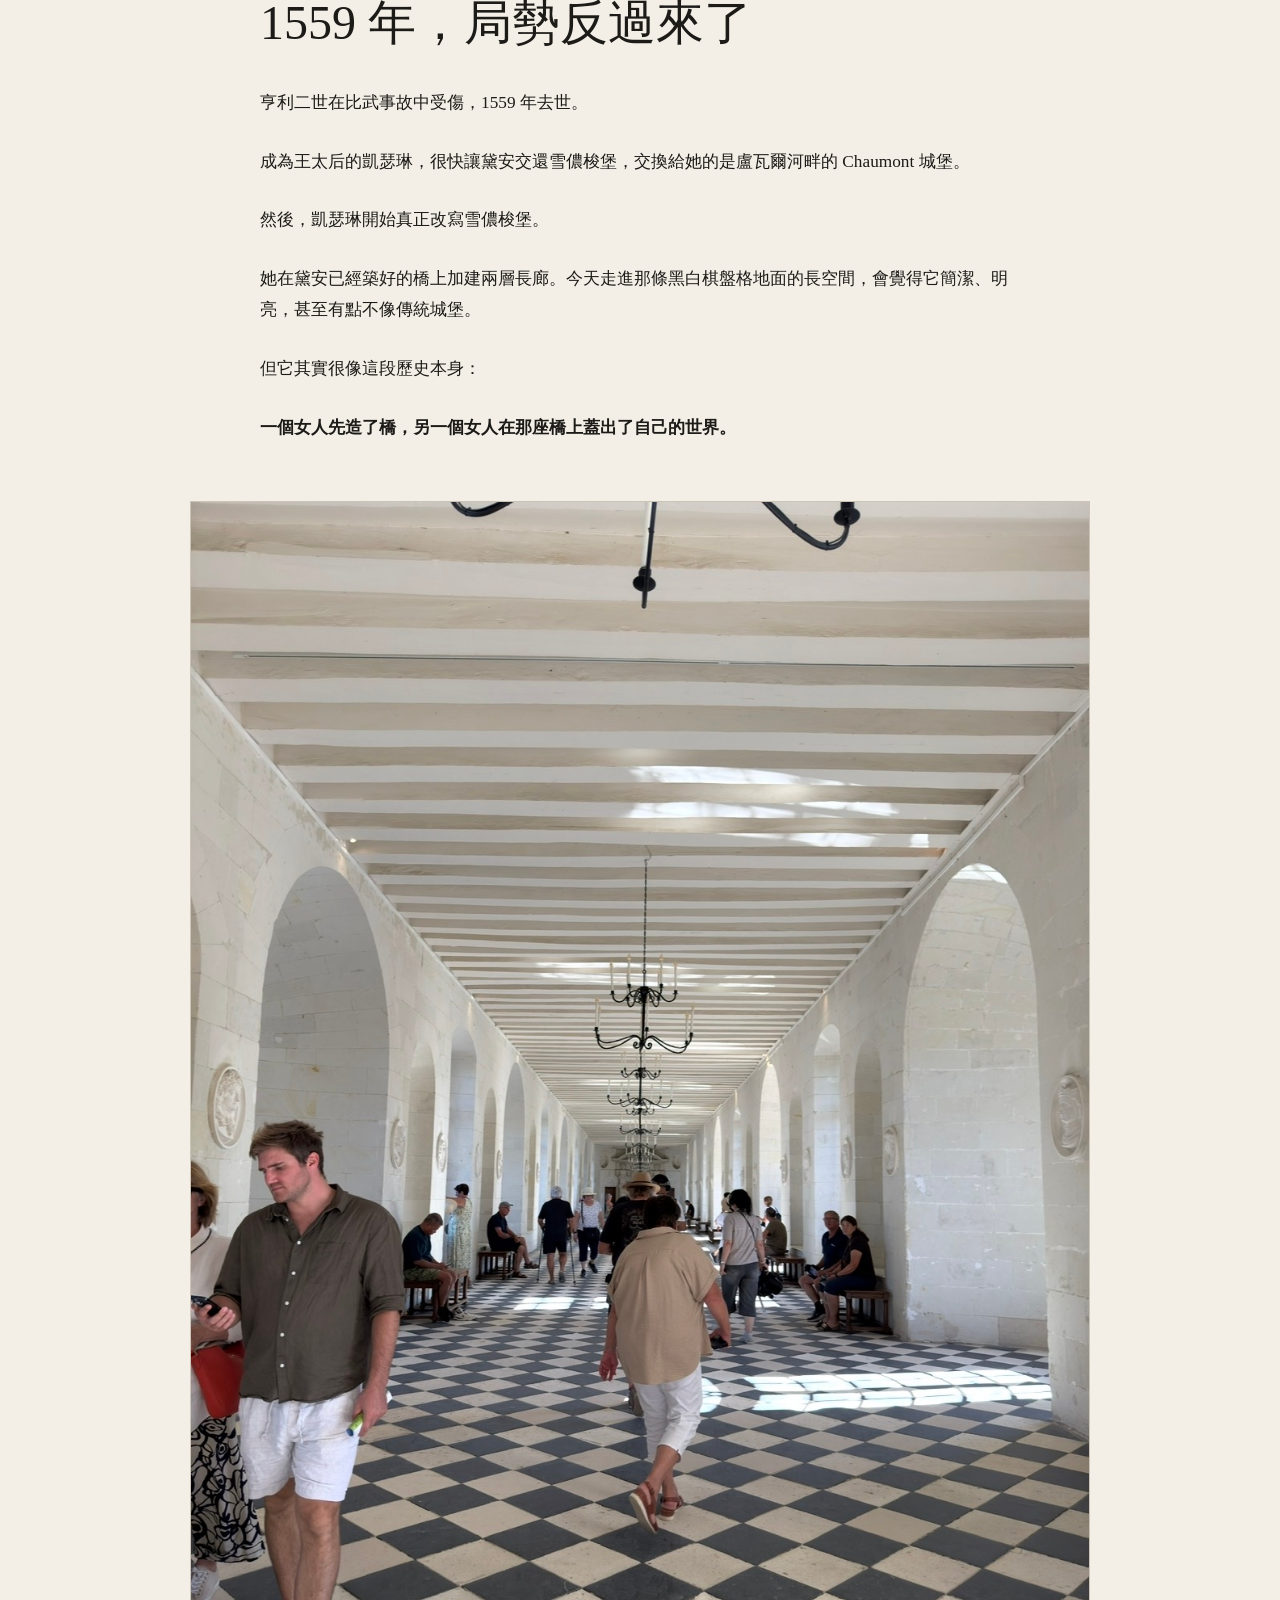
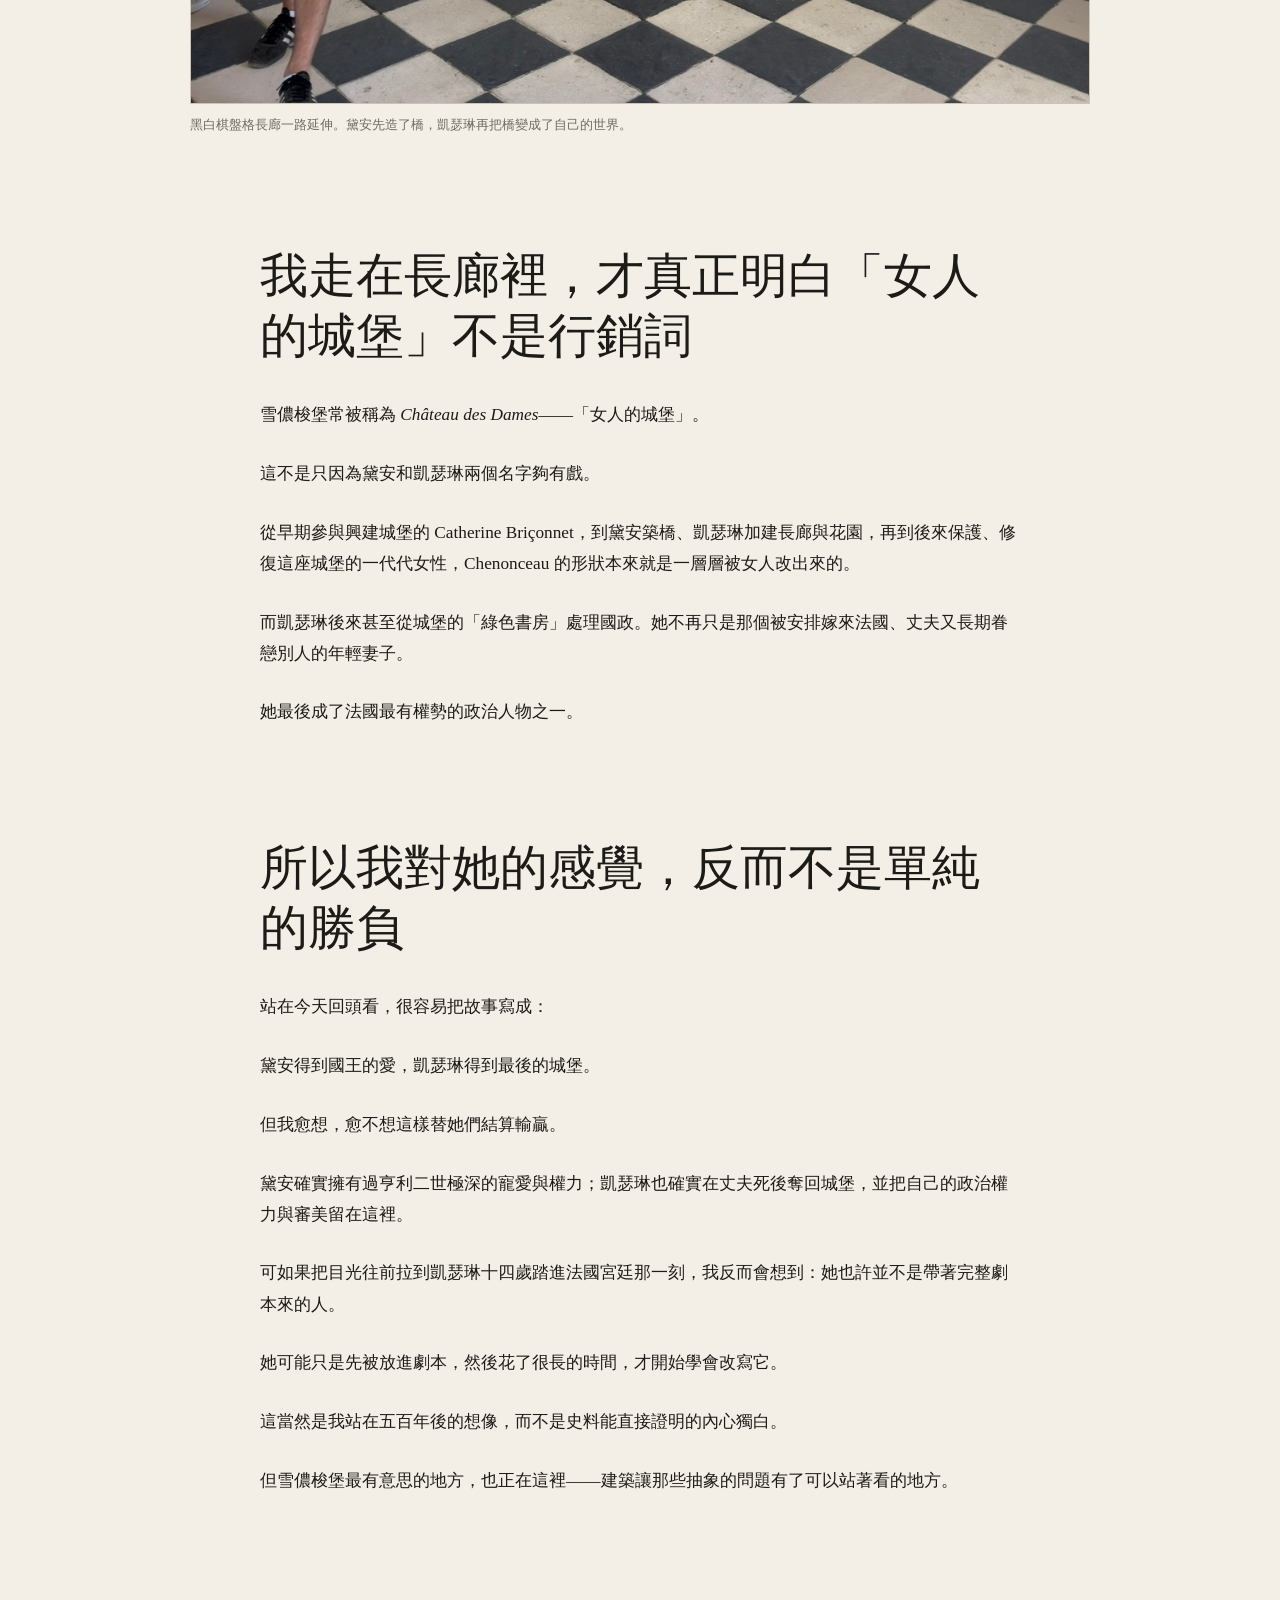
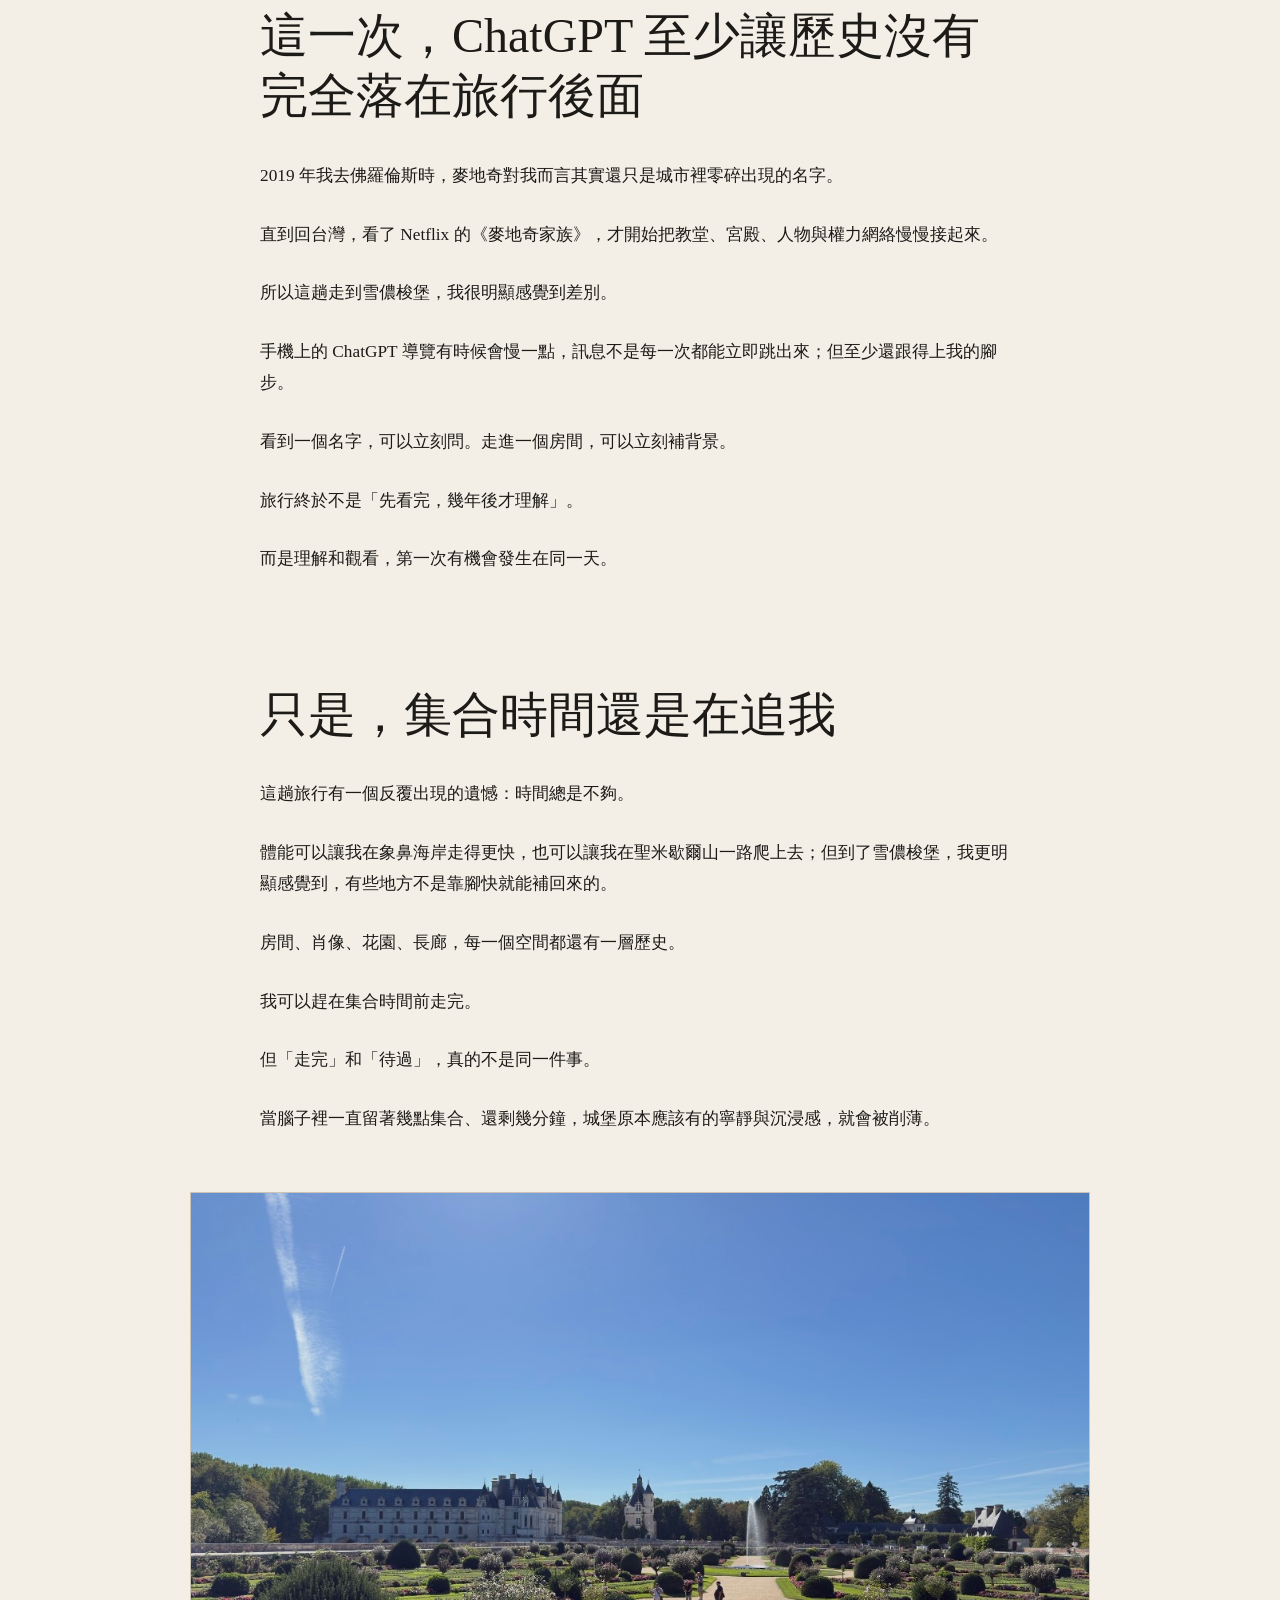
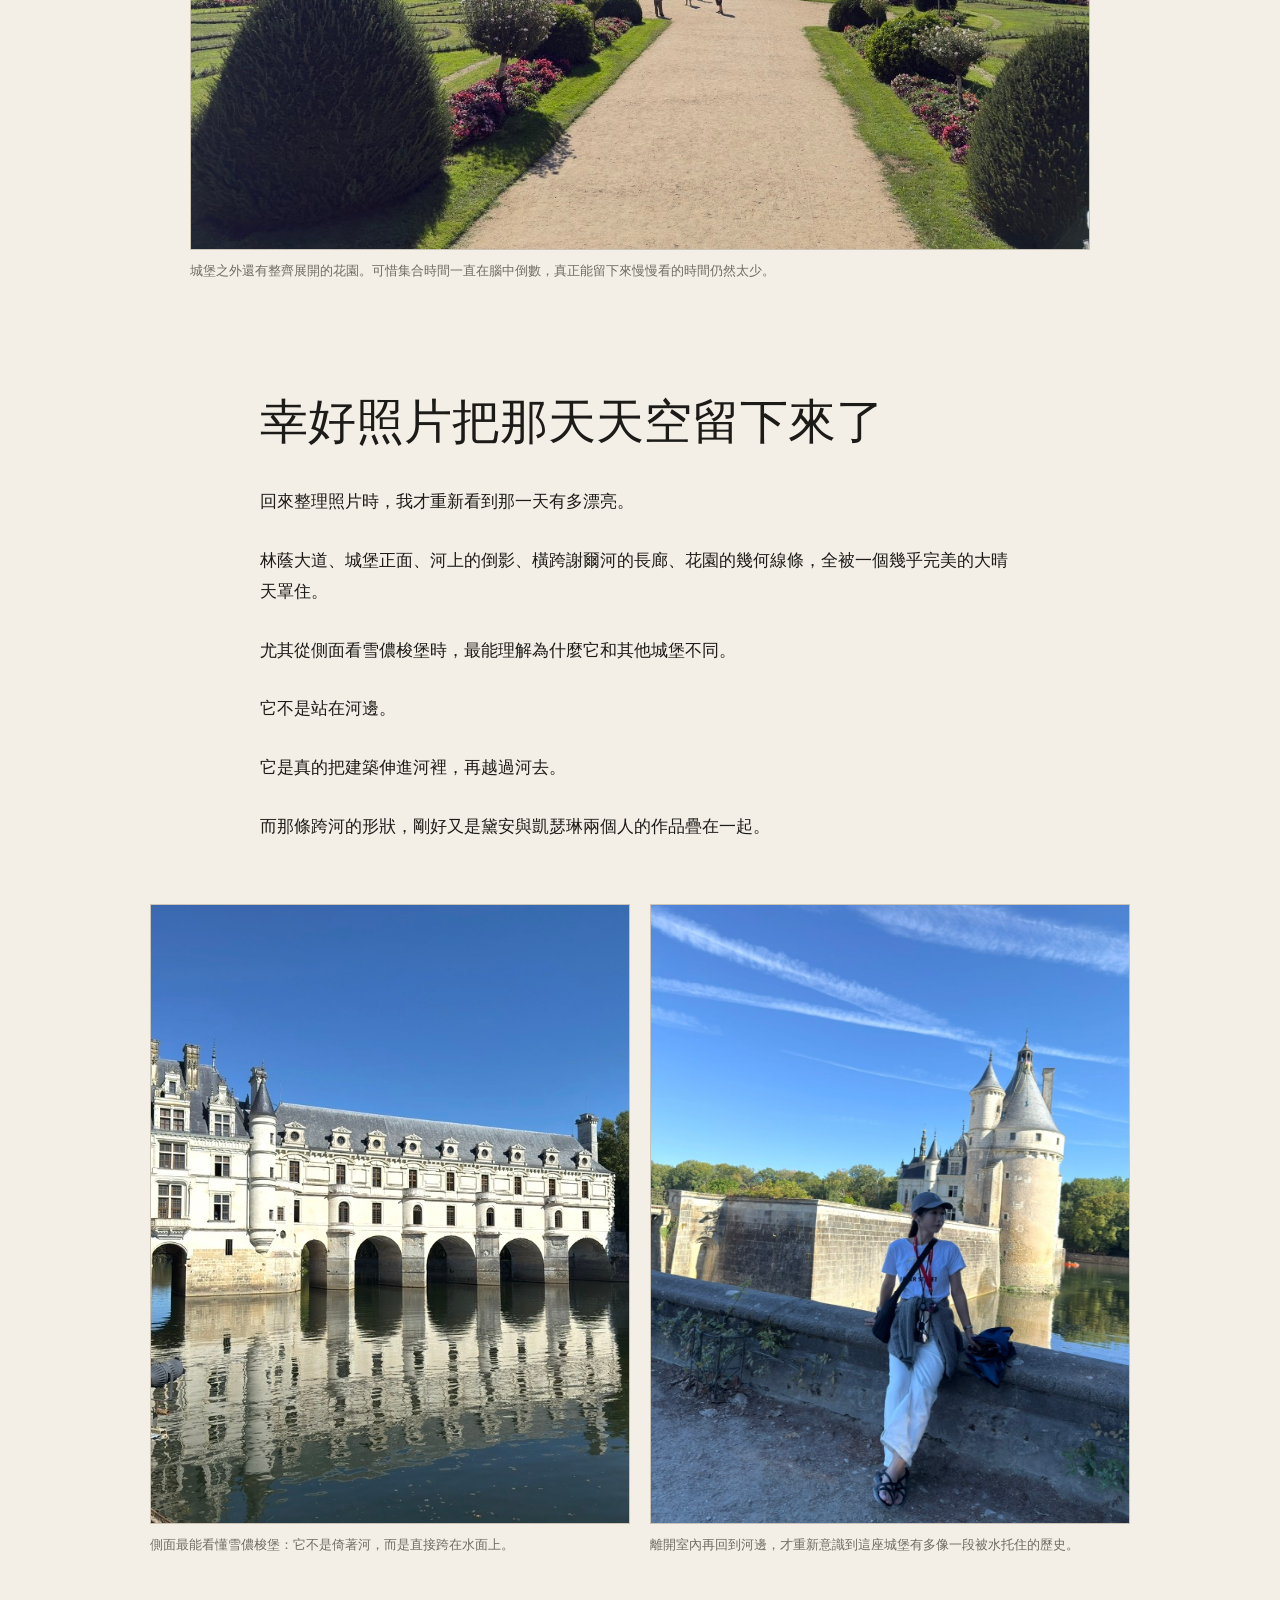
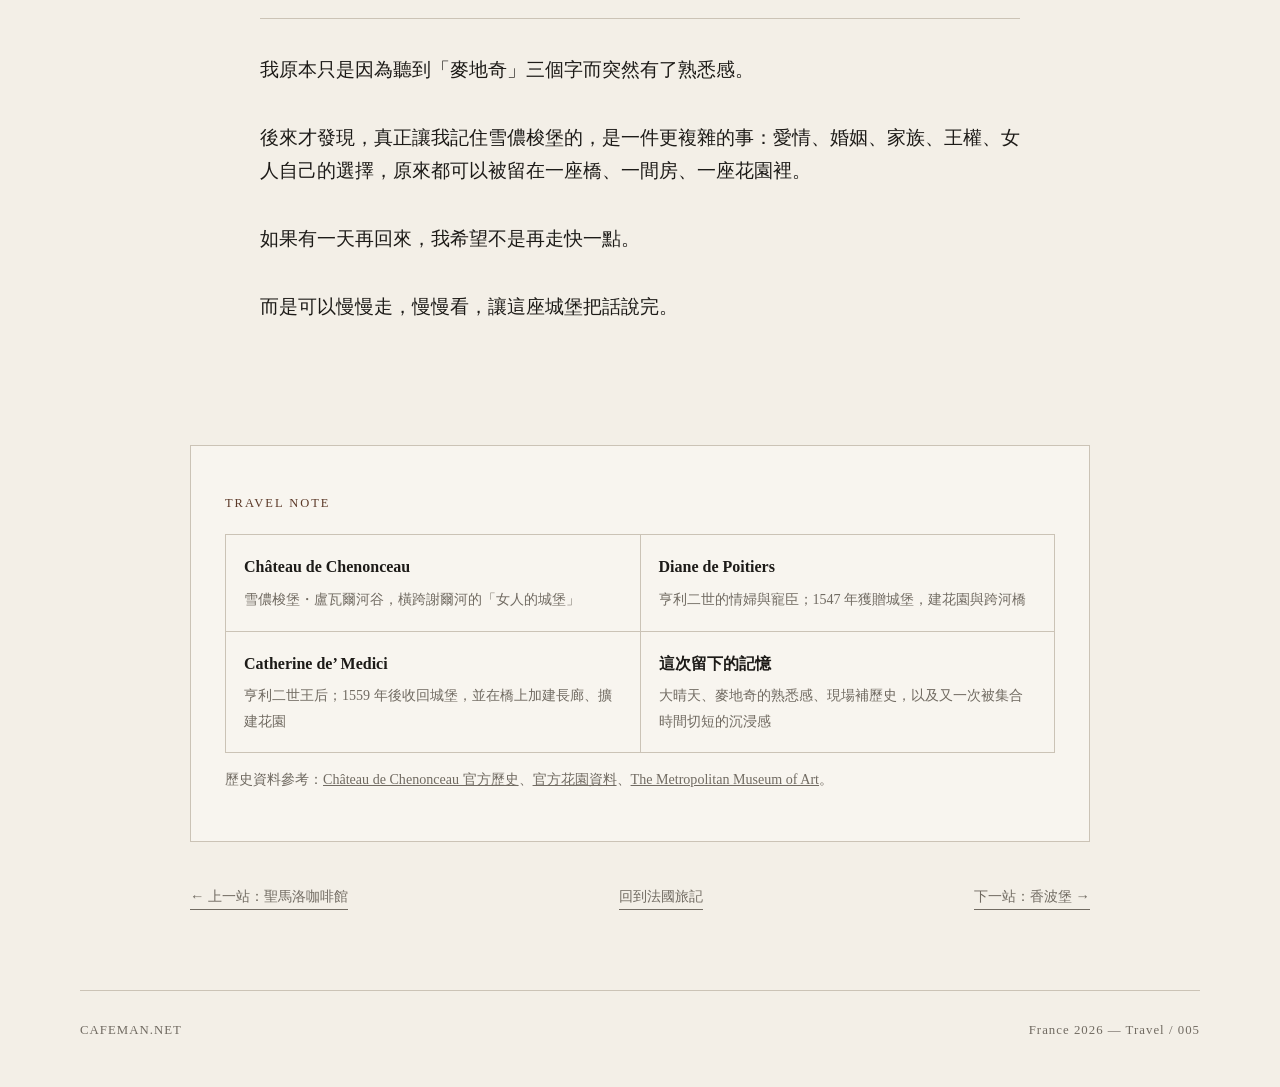
<file: france/chenonceau/index.html>
<!doctype html>
<html lang="zh-Hant">
<head>
<meta charset="utf-8"><meta name="viewport" content="width=device-width,initial-scale=1">
<meta name="description" content="法國旅記第五站：雪儂梭堡 Château de Chenonceau。從黛安・德・普瓦捷與凱瑟琳・德・麥地奇，到謝爾河上的長廊與兩座花園。">
<title>雪儂梭堡：當麥地奇走進法國，愛情也成了政治｜CAFEMAN</title>
<link rel="stylesheet" href="../../styles.css">
</head>
<body>
<header class="site-header"><a class="brand" href="../../index.html">CAFEMAN</a><nav><a href="../../index.html">首頁</a><a href="../index.html">法國旅記</a><a href="../../paris/index.html">巴黎篇</a><a href="../../culture/index.html">咖啡館</a></nav></header>

<main class="article-main">
<article class="longform">
<header class="article-hero">
<p class="eyebrow">France / Loire Valley / Château de Chenonceau</p>
<h1>雪儂梭堡：<br>當麥地奇走進法國，愛情也成了政治</h1>
<p class="article-deck">大晴天、藍得近乎不真實的天空，城堡橫跨謝爾河。當亨利二世、黛安・德・普瓦捷與凱瑟琳・德・麥地奇的名字交會在一起，我才發現這裡最精彩的不是宮廷逸聞，而是一段被花園、橋與長廊留下來的權力關係。</p>
<div class="article-meta"><span>法國旅記 005</span><span>Loire Valley・Chenonceau</span><span>2026 年 9 月</span></div>
</header>

<figure class="story-hero">
<img src="../../assets/images/chenonceau/IMG_2938.jpeg" alt="晴天下橫跨謝爾河的雪儂梭堡與水面倒影" loading="eager" fetchpriority="high" decoding="async">
<figcaption>那天天空藍得近乎不真實。雪儂梭堡不是站在河邊，而是真的把建築伸進謝爾河，再從水面上跨過去。</figcaption>
</figure>

<div class="article-body">
<p class="dropcap">這一天的天空藍得太過分。</p>
<p>從林蔭大道往裡走，陽光從高大的樹冠一格一格落下來；再走到水邊，白色城堡、深綠色河面和幾乎沒有雜質的藍天疊在一起，照片怎麼拍都很像明信片。</p>

<figure class="story-photo">
<img src="../../assets/images/chenonceau/IMG_2935.jpeg" alt="通往雪儂梭堡的林蔭大道與晴朗藍天" loading="lazy" decoding="async">
<figcaption>從林蔭大道往裡走，陽光穿過高大的樹冠。這一天從入口開始，就漂亮得很不講理。</figcaption>
</figure>

<figure class="story-photo">
<img src="../../assets/images/chenonceau/IMG_2937.jpeg" alt="從正面步道走向雪儂梭堡主體建築" loading="lazy" decoding="async">
<figcaption>正面走近時，城堡的尺度其實很克制；真正讓它變得特別的，是建築一路往河上延伸。</figcaption>
</figure>
<p>可是雪儂梭堡真正把我拉住的，並不是它有多漂亮。</p>
<p>而是我終於在法國旅途中，聽見了一個我熟悉的名字：</p>
<p><strong>麥地奇。</strong></p>

<blockquote><p>2019 年在佛羅倫斯，我是回台灣後才慢慢把麥地奇家族補回來；這一次，我總算能在故事還發生在眼前時，跟著歷史往前走一點。</p></blockquote>

<h2>雪儂梭堡裡，兩個女人留下了兩種痕跡</h2>
<p>走進這座城堡後，最重要的兩個名字很快浮了出來。</p>
<p><strong>黛安・德・普瓦捷（Diane de Poitiers）</strong>，是法王亨利二世最重要的情婦與宮廷寵臣，而且比亨利二世年長將近二十歲。</p>
<p>另一位則是亨利二世的王后——<strong>凱瑟琳・德・麥地奇（Catherine de’ Medici）</strong>，出身佛羅倫斯麥地奇家族。</p>
<p>一位先把自己的痕跡留在花園與跨河橋上；另一位則在之後接手這座城堡，把橋延伸成長廊，也把自己的政治與審美刻進雪儂梭堡。從這裡開始，眼前的建築就不再只是漂亮，而像是一段權力關係被具體留下來的形狀。</p>

<figure class="story-photo portrait">
<img src="../../assets/images/chenonceau/IMG_2936.jpeg" alt="手持雪儂梭堡門票，票面印有城堡內紅色四柱床房間" loading="lazy" decoding="async">
<figcaption>還沒真正走進故事裡，門票上就先出現了那張紅色四柱床。後來才知道，那正是黛安・德・普瓦捷房間最醒目的畫面之一。</figcaption>
</figure>

<h2>與其說她帶著麥地奇的謀略來，不如說她自己就是一樁王朝政治</h2>
<p>我那時一邊聽領隊講她們之間的感情與角力，一邊冒出一個念頭：</p>
<p>凱瑟琳會不會本來就是背著麥地奇家族的某種謀略，被送進法國宮廷？</p>
<p>回來重新整理史料之後，我反而覺得更接近史實的說法是：<strong>她未必是帶著一套秘密計畫進來；她自己，就是一樁王朝外交的婚姻安排。</strong></p>
<p>凱瑟琳出生於 1519 年，幼年便失去雙親。1533 年，十四歲的她嫁給同樣年輕的法國王子亨利——後來的亨利二世。這場婚姻本來就帶著義大利麥地奇勢力與法國王室之間的政治意味。</p>
<p>所以我後來愈想愈覺得，比起問「她是不是帶著家族陰謀來」，更值得問的也許是：</p>
<p><strong>一個十四歲就被送進另一個王朝的女孩，到底有多少事情真正是自己選的？</strong></p>
<p>我們當然沒有辦法替五百年前的人把內心補寫成確定答案，但至少可以知道，她抵達法國之後很長一段時間，並沒有因為「麥地奇」這個姓就自動取得主導權。</p>

<h2>因為亨利二世真正寵愛的，是黛安</h2>
<p>1547 年，亨利二世把雪儂梭堡送給黛安・德・普瓦捷。</p>
<p>不是借住。</p>
<p>是正式讓她擁有。</p>
<p>黛安在這裡整建花園，還在謝爾河上築起一座橋。也就是說，今天雪儂梭堡那個最有辨識度的「橫跨河面」的姿態，一開始有一半是她留下來的。</p>
<p>這時候的凱瑟琳是王后，黛安卻是國王最具影響力的寵臣。</p>
<p>如果只把這段歷史說成「正宮與小三搶房子」，其實太扁了。</p>
<p>它真正殘酷的地方，是感情、身份、財產與宮廷權力全部疊在一起。</p>

<h2>甚至連房間裡的字母，都像故意留下伏筆</h2>
<p>城堡裡黛安的房間，是我覺得最有戲的一處。</p>
<p>紅色四柱床、厚重壁爐、掛毯和肖像，整個空間很像舞台。</p>
<p>而官方導覽特別提醒：壁爐與格狀天花板上有亨利二世與凱瑟琳的字首 <strong>H</strong> 和 <strong>C</strong>；兩個字母交疊起來，卻又可能看成黛安（Diane）的 <strong>D</strong>。</p>
<p>我不知道五百年前每一雙走進這個房間的眼睛，會怎麼理解這組字母。</p>
<p>但放在這三個人的關係裡看，它實在太像一個不需要旁白的符號。</p>

<figure class="story-photo">
<img src="../../assets/images/chenonceau/IMG_2940.jpeg" alt="黛安・德・普瓦捷房間的紅色四柱床、壁爐、掛毯與肖像" loading="lazy" decoding="async">
<figcaption>黛安的房間像一座保存下來的舞台：紅色四柱床、壁爐、掛毯與肖像，把三個人的名字從史書拉回到一個真正可以站著看的空間。</figcaption>
</figure>

<h2>1559 年，局勢反過來了</h2>
<p>亨利二世在比武事故中受傷，1559 年去世。</p>
<p>成為王太后的凱瑟琳，很快讓黛安交還雪儂梭堡，交換給她的是盧瓦爾河畔的 Chaumont 城堡。</p>
<p>然後，凱瑟琳開始真正改寫雪儂梭堡。</p>
<p>她在黛安已經築好的橋上加建兩層長廊。今天走進那條黑白棋盤格地面的長空間，會覺得它簡潔、明亮，甚至有點不像傳統城堡。</p>
<p>但它其實很像這段歷史本身：</p>
<p><strong>一個女人先造了橋，另一個女人在那座橋上蓋出了自己的世界。</strong></p>

<figure class="story-photo">
<img src="../../assets/images/chenonceau/IMG_2941.jpeg" alt="雪儂梭堡橫跨謝爾河的長廊，黑白棋盤格地面延伸向遠方" loading="lazy" decoding="async">
<figcaption>黑白棋盤格長廊一路延伸。黛安先造了橋，凱瑟琳再把橋變成了自己的世界。</figcaption>
</figure>

<h2>我走在長廊裡，才真正明白「女人的城堡」不是行銷詞</h2>
<p>雪儂梭堡常被稱為 <em>Château des Dames</em>——「女人的城堡」。</p>
<p>這不是只因為黛安和凱瑟琳兩個名字夠有戲。</p>
<p>從早期參與興建城堡的 Catherine Briçonnet，到黛安築橋、凱瑟琳加建長廊與花園，再到後來保護、修復這座城堡的一代代女性，Chenonceau 的形狀本來就是一層層被女人改出來的。</p>
<p>而凱瑟琳後來甚至從城堡的「綠色書房」處理國政。她不再只是那個被安排嫁來法國、丈夫又長期眷戀別人的年輕妻子。</p>
<p>她最後成了法國最有權勢的政治人物之一。</p>

<h2>所以我對她的感覺，反而不是單純的勝負</h2>
<p>站在今天回頭看，很容易把故事寫成：</p>
<p>黛安得到國王的愛，凱瑟琳得到最後的城堡。</p>
<p>但我愈想，愈不想這樣替她們結算輸贏。</p>
<p>黛安確實擁有過亨利二世極深的寵愛與權力；凱瑟琳也確實在丈夫死後奪回城堡，並把自己的政治權力與審美留在這裡。</p>
<p>可如果把目光往前拉到凱瑟琳十四歲踏進法國宮廷那一刻，我反而會想到：她也許並不是帶著完整劇本來的人。</p>
<p>她可能只是先被放進劇本，然後花了很長的時間，才開始學會改寫它。</p>
<p>這當然是我站在五百年後的想像，而不是史料能直接證明的內心獨白。</p>
<p>但雪儂梭堡最有意思的地方，也正在這裡——建築讓那些抽象的問題有了可以站著看的地方。</p>

<h2>這一次，ChatGPT 至少讓歷史沒有完全落在旅行後面</h2>
<p>2019 年我去佛羅倫斯時，麥地奇對我而言其實還只是城市裡零碎出現的名字。</p>
<p>直到回台灣，看了 Netflix 的《麥地奇家族》，才開始把教堂、宮殿、人物與權力網絡慢慢接起來。</p>
<p>所以這趟走到雪儂梭堡，我很明顯感覺到差別。</p>
<p>手機上的 ChatGPT 導覽有時候會慢一點，訊息不是每一次都能立即跳出來；但至少還跟得上我的腳步。</p>
<p>看到一個名字，可以立刻問。走進一個房間，可以立刻補背景。</p>
<p>旅行終於不是「先看完，幾年後才理解」。</p>
<p>而是理解和觀看，第一次有機會發生在同一天。</p>

<h2>只是，集合時間還是在追我</h2>
<p>這趟旅行有一個反覆出現的遺憾：時間總是不夠。</p>
<p>體能可以讓我在象鼻海岸走得更快，也可以讓我在聖米歇爾山一路爬上去；但到了雪儂梭堡，我更明顯感覺到，有些地方不是靠腳快就能補回來的。</p>
<p>房間、肖像、花園、長廊，每一個空間都還有一層歷史。</p>
<p>我可以趕在集合時間前走完。</p>
<p>但「走完」和「待過」，真的不是同一件事。</p>
<p>當腦子裡一直留著幾點集合、還剩幾分鐘，城堡原本應該有的寧靜與沉浸感，就會被削薄。</p>

<figure class="story-photo">
<img src="../../assets/images/chenonceau/IMG_2943.jpeg" alt="雪儂梭堡花園全景、幾何花圃與噴泉" loading="lazy" decoding="async">
<figcaption>城堡之外還有整齊展開的花園。可惜集合時間一直在腦中倒數，真正能留下來慢慢看的時間仍然太少。</figcaption>
</figure>

<h2>幸好照片把那天天空留下來了</h2>
<p>回來整理照片時，我才重新看到那一天有多漂亮。</p>
<p>林蔭大道、城堡正面、河上的倒影、橫跨謝爾河的長廊、花園的幾何線條，全被一個幾乎完美的大晴天罩住。</p>
<p>尤其從側面看雪儂梭堡時，最能理解為什麼它和其他城堡不同。</p>
<p>它不是站在河邊。</p>
<p>它是真的把建築伸進河裡，再越過河去。</p>
<p>而那條跨河的形狀，剛好又是黛安與凱瑟琳兩個人的作品疊在一起。</p>

<div class="story-pair">
<figure>
<img src="../../assets/images/chenonceau/IMG_2939.jpeg" alt="從側面看雪儂梭堡長廊跨過謝爾河" loading="lazy" decoding="async">
<figcaption>側面最能看懂雪儂梭堡：它不是倚著河，而是直接跨在水面上。</figcaption>
</figure>
<figure>
<img src="../../assets/images/chenonceau/IMG_2942.jpeg" alt="旅伴在謝爾河畔與雪儂梭堡合影" loading="lazy" decoding="async">
<figcaption>離開室內再回到河邊，才重新意識到這座城堡有多像一段被水托住的歷史。</figcaption>
</figure>
</div>

<p class="closing">我原本只是因為聽到「麥地奇」三個字而突然有了熟悉感。<br><br>後來才發現，真正讓我記住雪儂梭堡的，是一件更複雜的事：愛情、婚姻、家族、王權、女人自己的選擇，原來都可以被留在一座橋、一間房、一座花園裡。<br><br>如果有一天再回來，我希望不是再走快一點。<br><br>而是可以慢慢走，慢慢看，讓這座城堡把話說完。</p>
</div>

<aside class="place-note">
<p class="eyebrow">Travel note</p>
<div class="place-note-grid">
<div><strong>Château de Chenonceau</strong><span>雪儂梭堡・盧瓦爾河谷，橫跨謝爾河的「女人的城堡」</span></div>
<div><strong>Diane de Poitiers</strong><span>亨利二世的情婦與寵臣；1547 年獲贈城堡，建花園與跨河橋</span></div>
<div><strong>Catherine de’ Medici</strong><span>亨利二世王后；1559 年後收回城堡，並在橋上加建長廊、擴建花園</span></div>
<div><strong>這次留下的記憶</strong><span>大晴天、麥地奇的熟悉感、現場補歷史，以及又一次被集合時間切短的沉浸感</span></div>
</div>
<p class="source-note">歷史資料參考：<a href="https://www.chenonceau.com/en/chateau/the-history-of-the-chateau/" target="_blank" rel="noopener">Château de Chenonceau 官方歷史</a>、<a href="https://www.chenonceau.com/en/gardens/" target="_blank" rel="noopener">官方花園資料</a>、<a href="https://www.metmuseum.org/it/essays/patronage-at-the-later-valois-courts-1461-1589" target="_blank" rel="noopener">The Metropolitan Museum of Art</a>。</p>
</aside>

<nav class="article-nav"><a href="../../culture/maison-du-sarrasin-saint-malo/index.html">← 上一站：聖馬洛咖啡館</a><a href="../index.html">回到法國旅記</a><a href="../chambord/index.html">下一站：香波堡 →</a></nav>
</article>
</main>
<footer><span>CAFEMAN.NET</span><span>France 2026 — Travel / 005</span></footer>
</body>
</html>
</file>
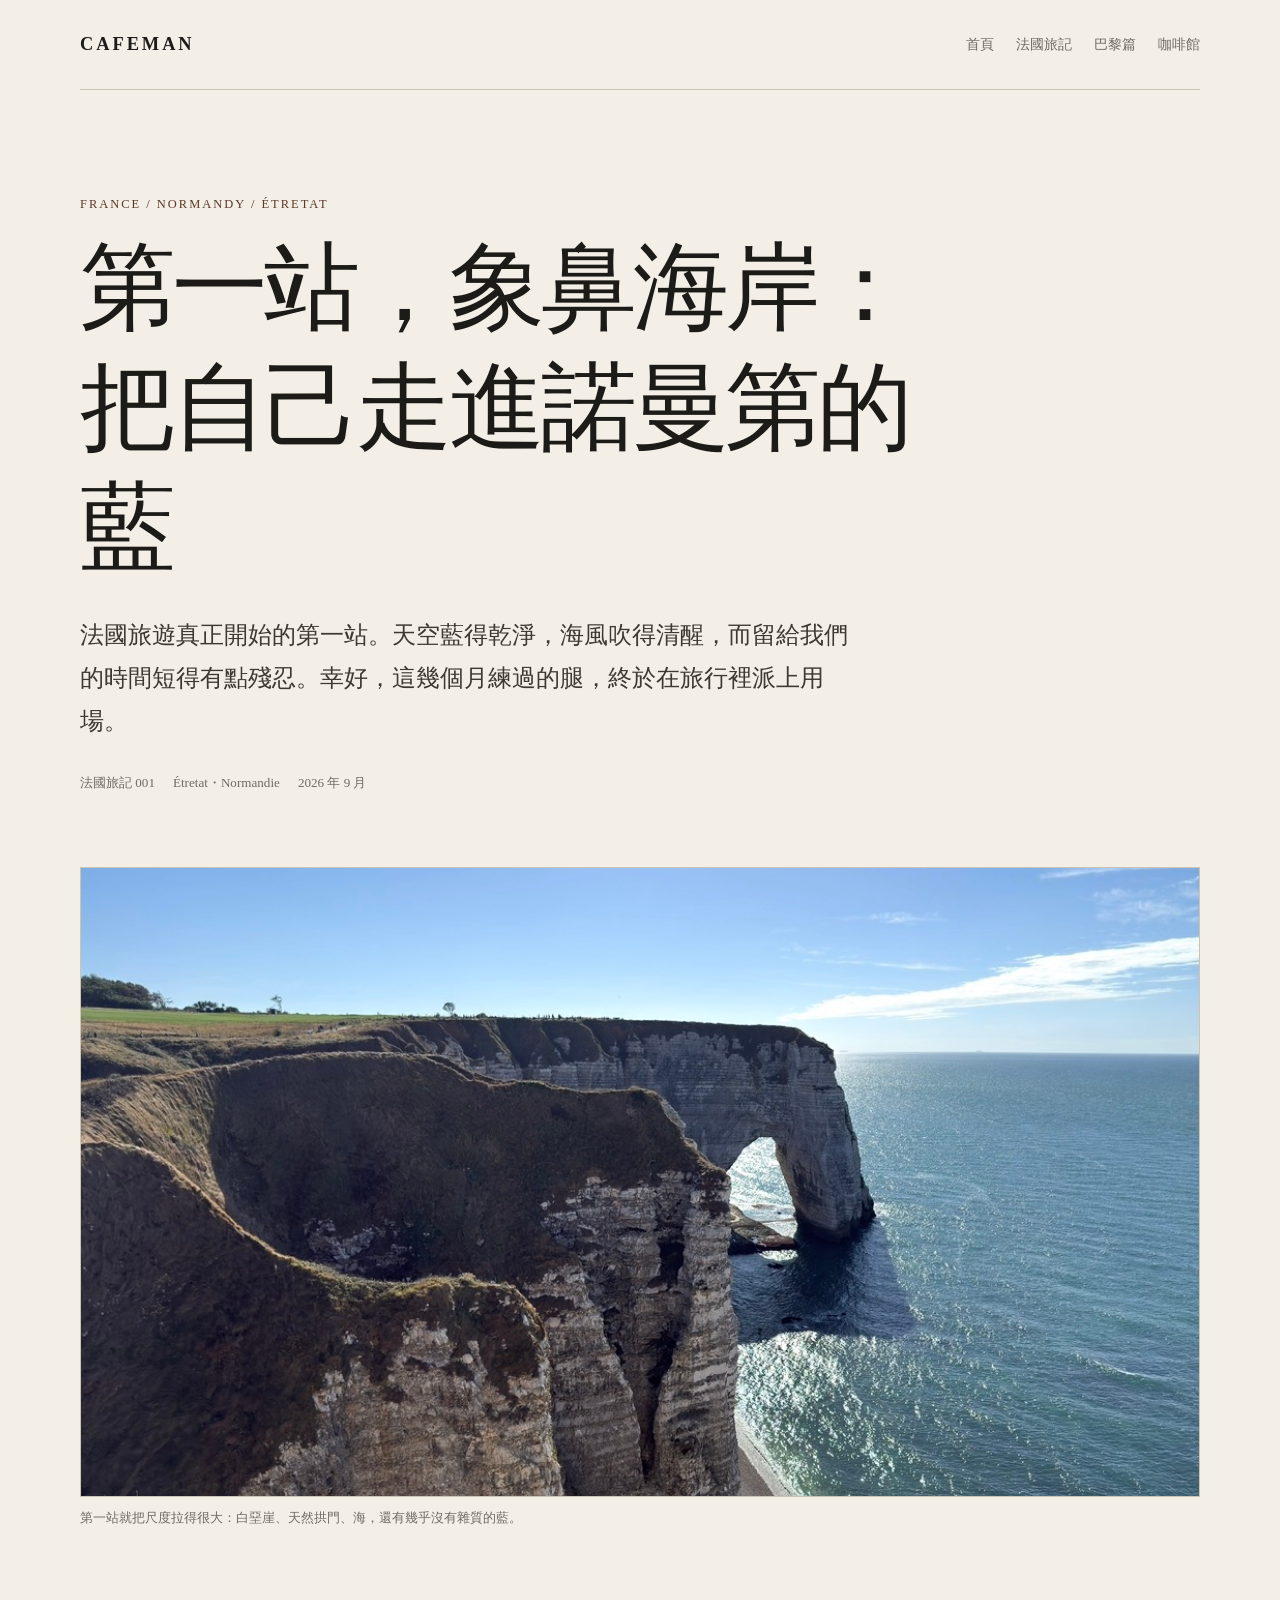
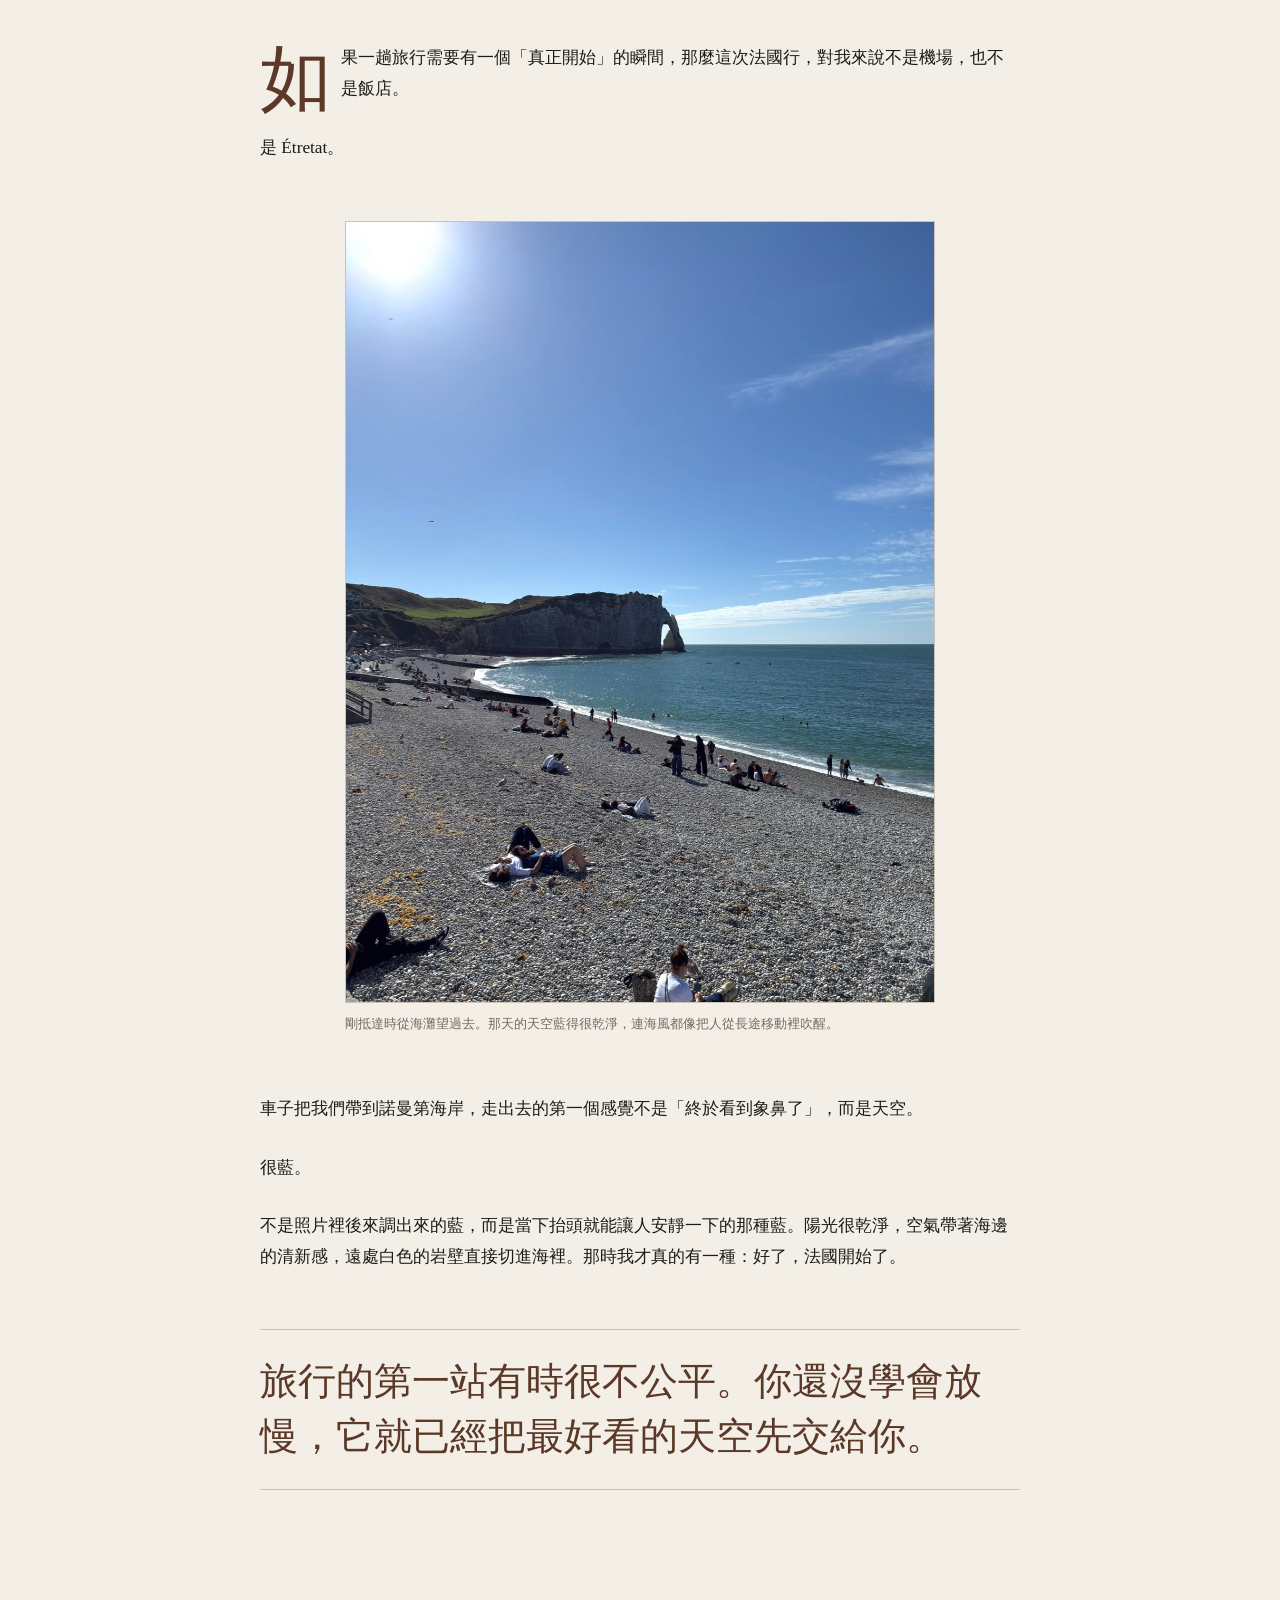
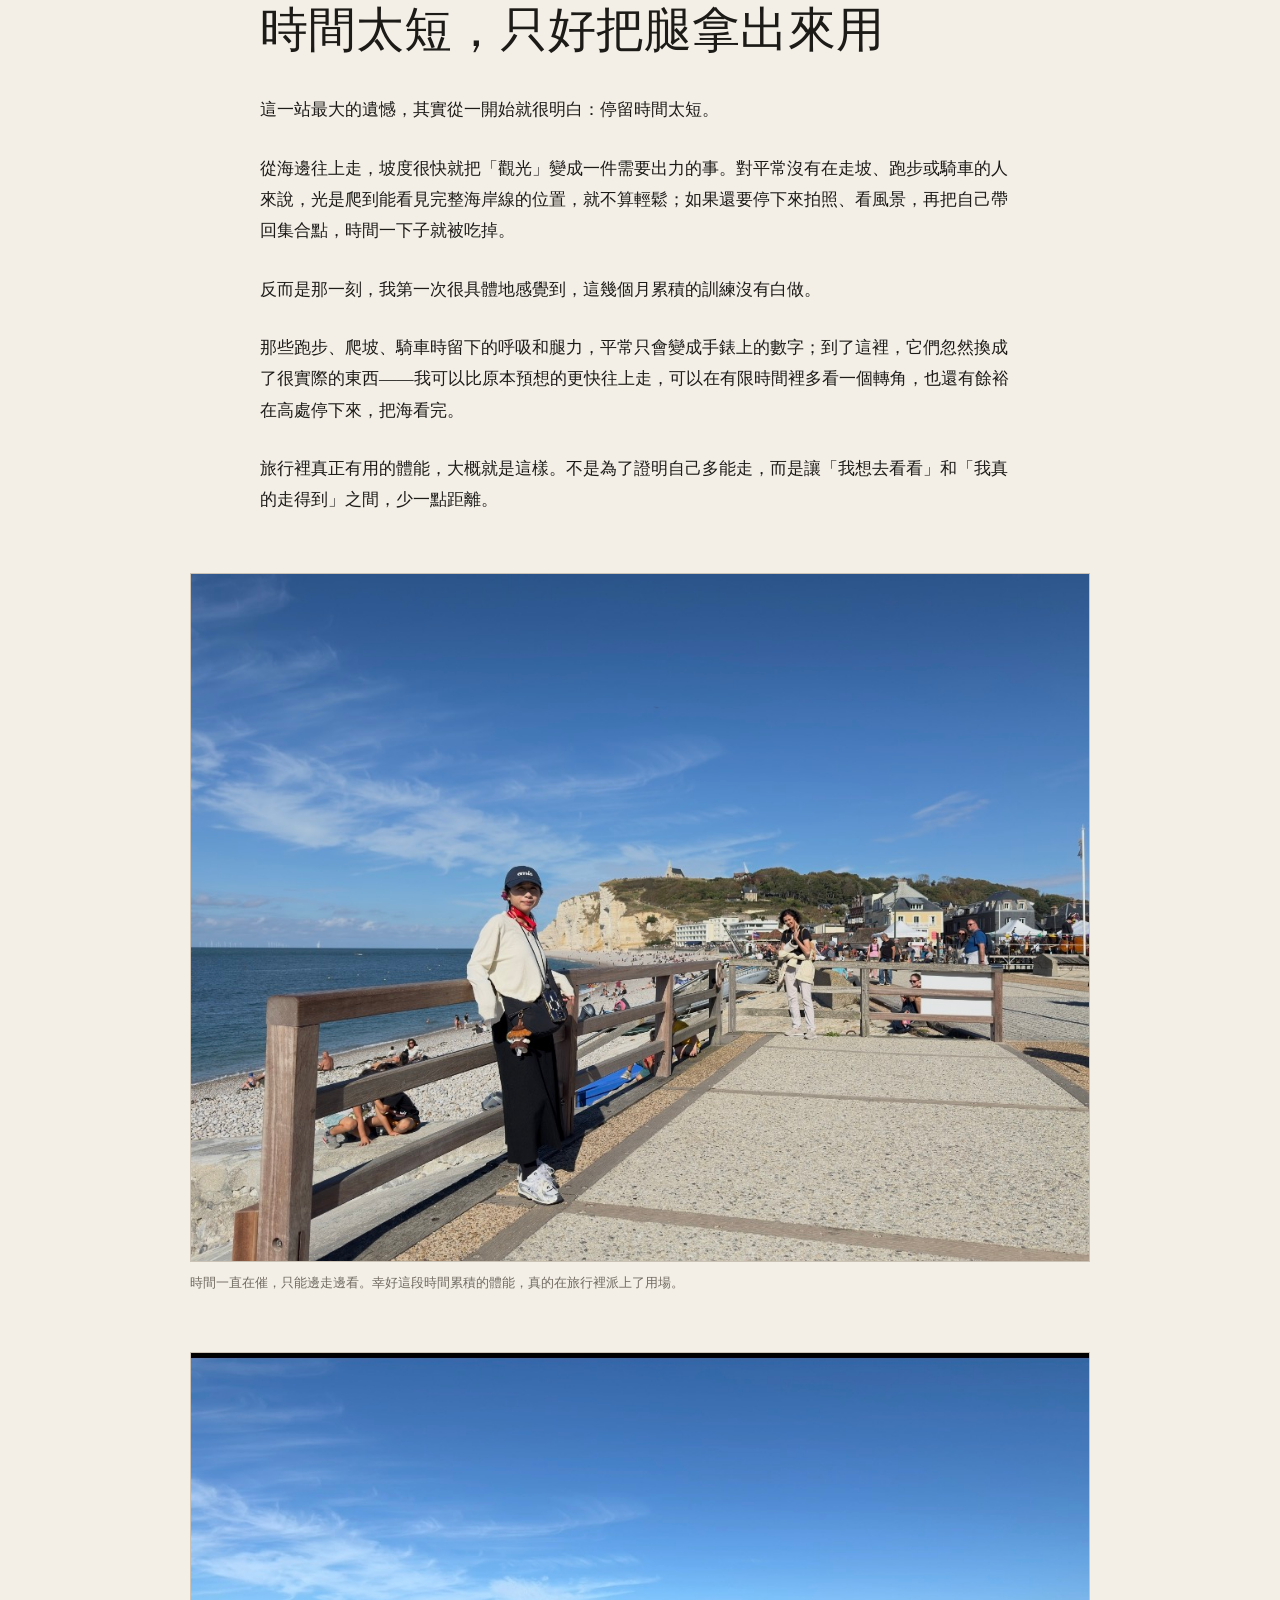
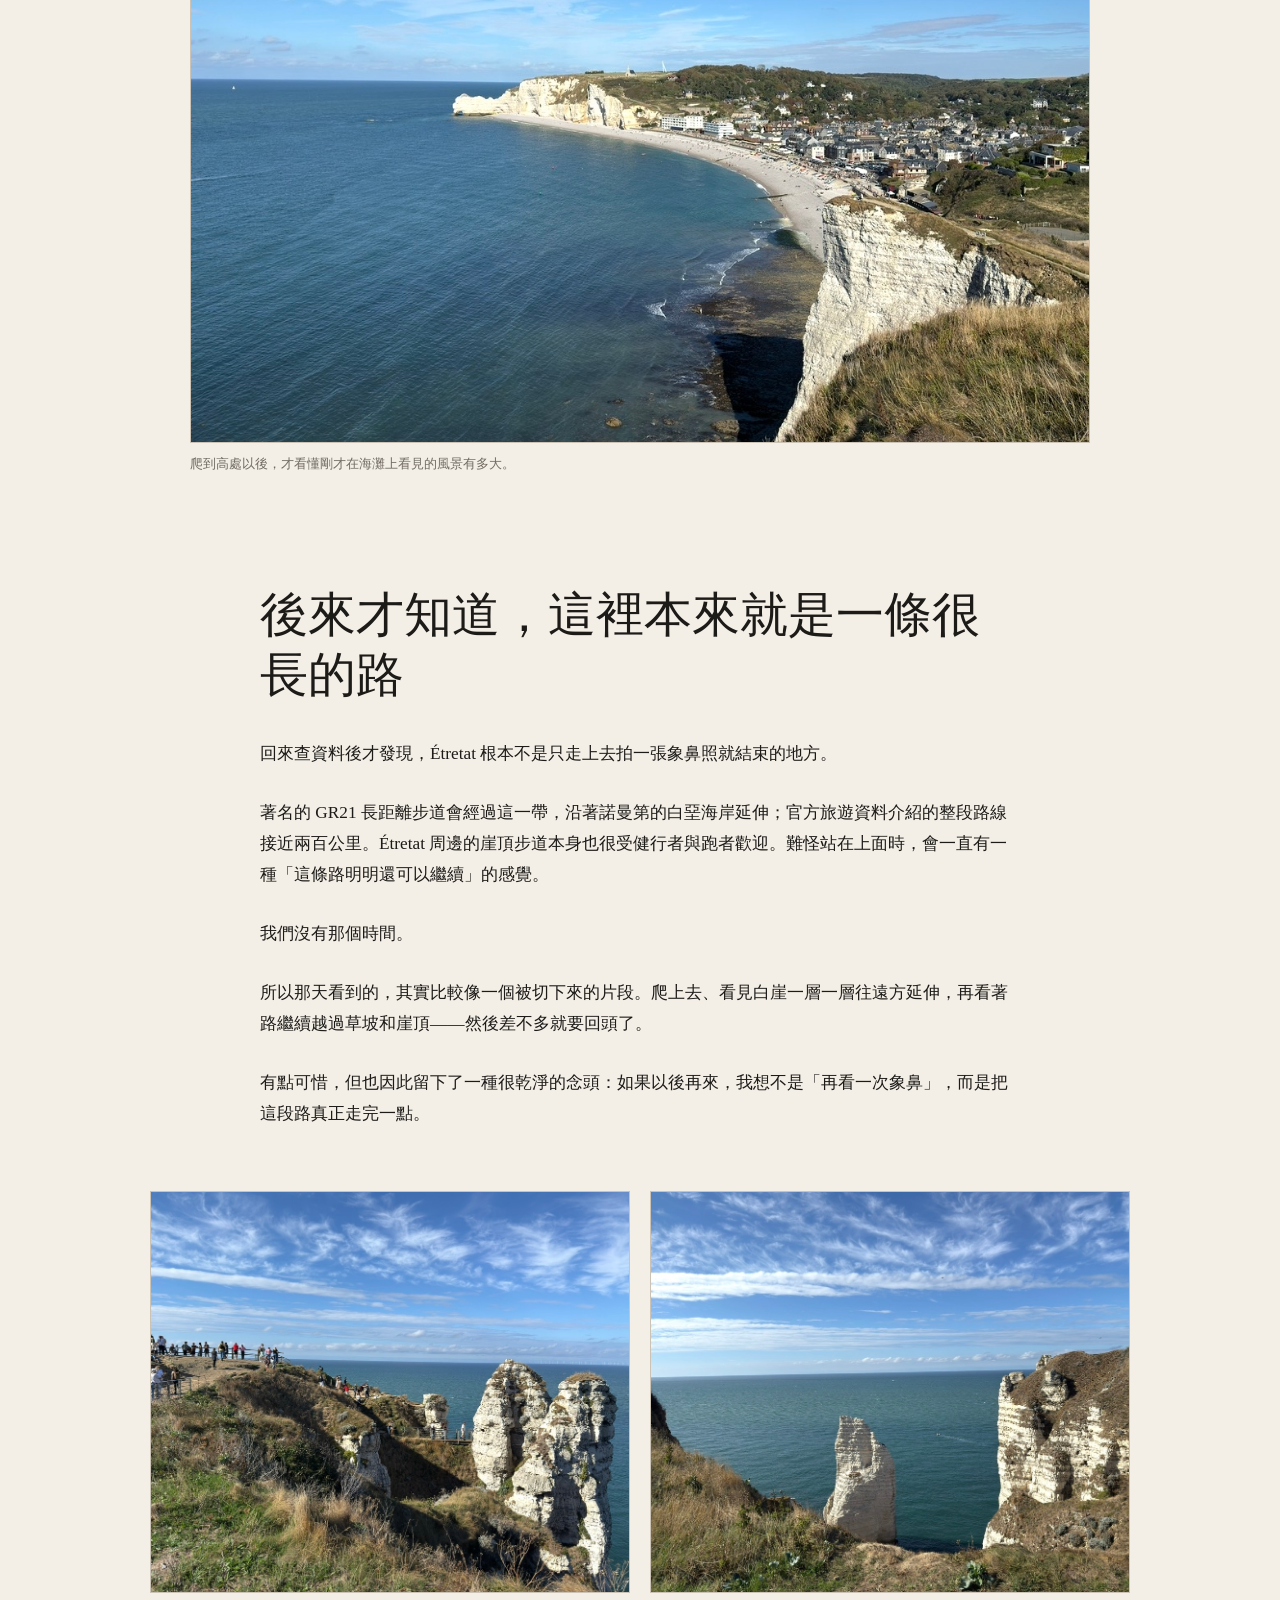
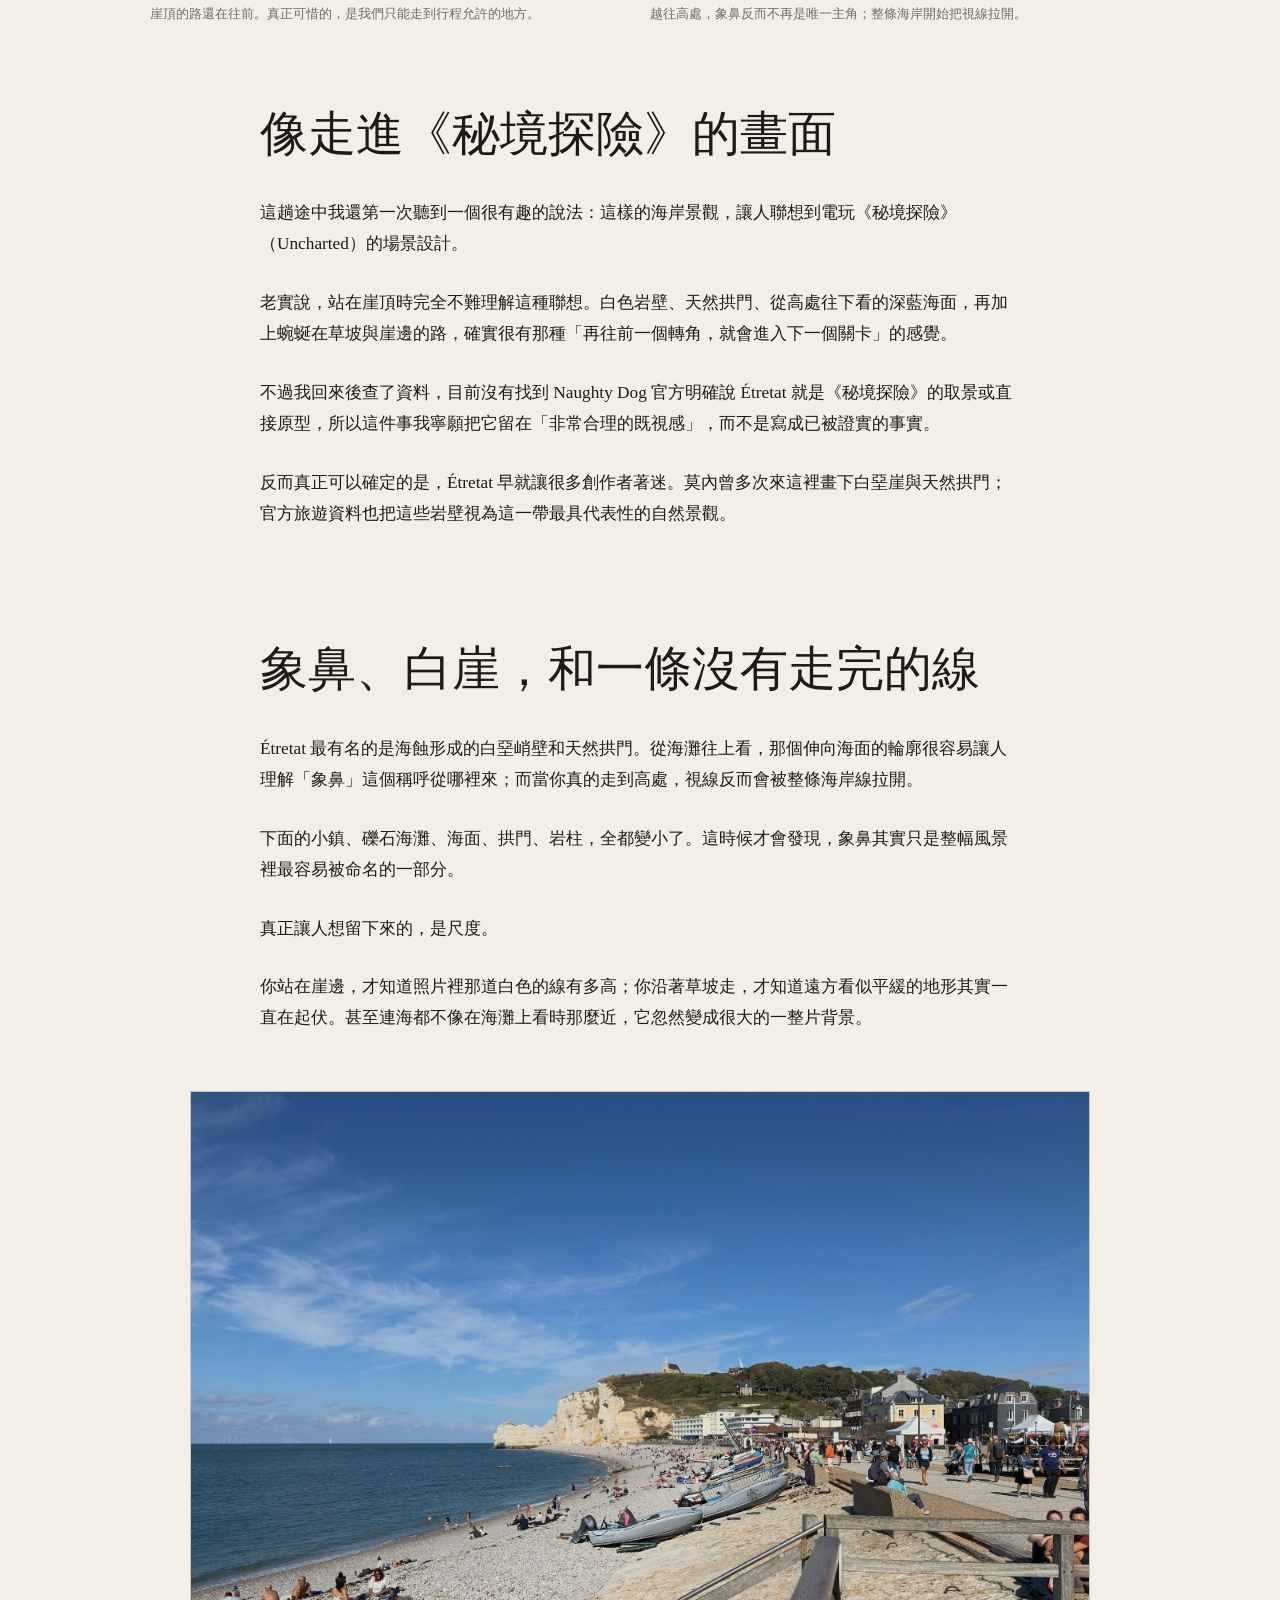
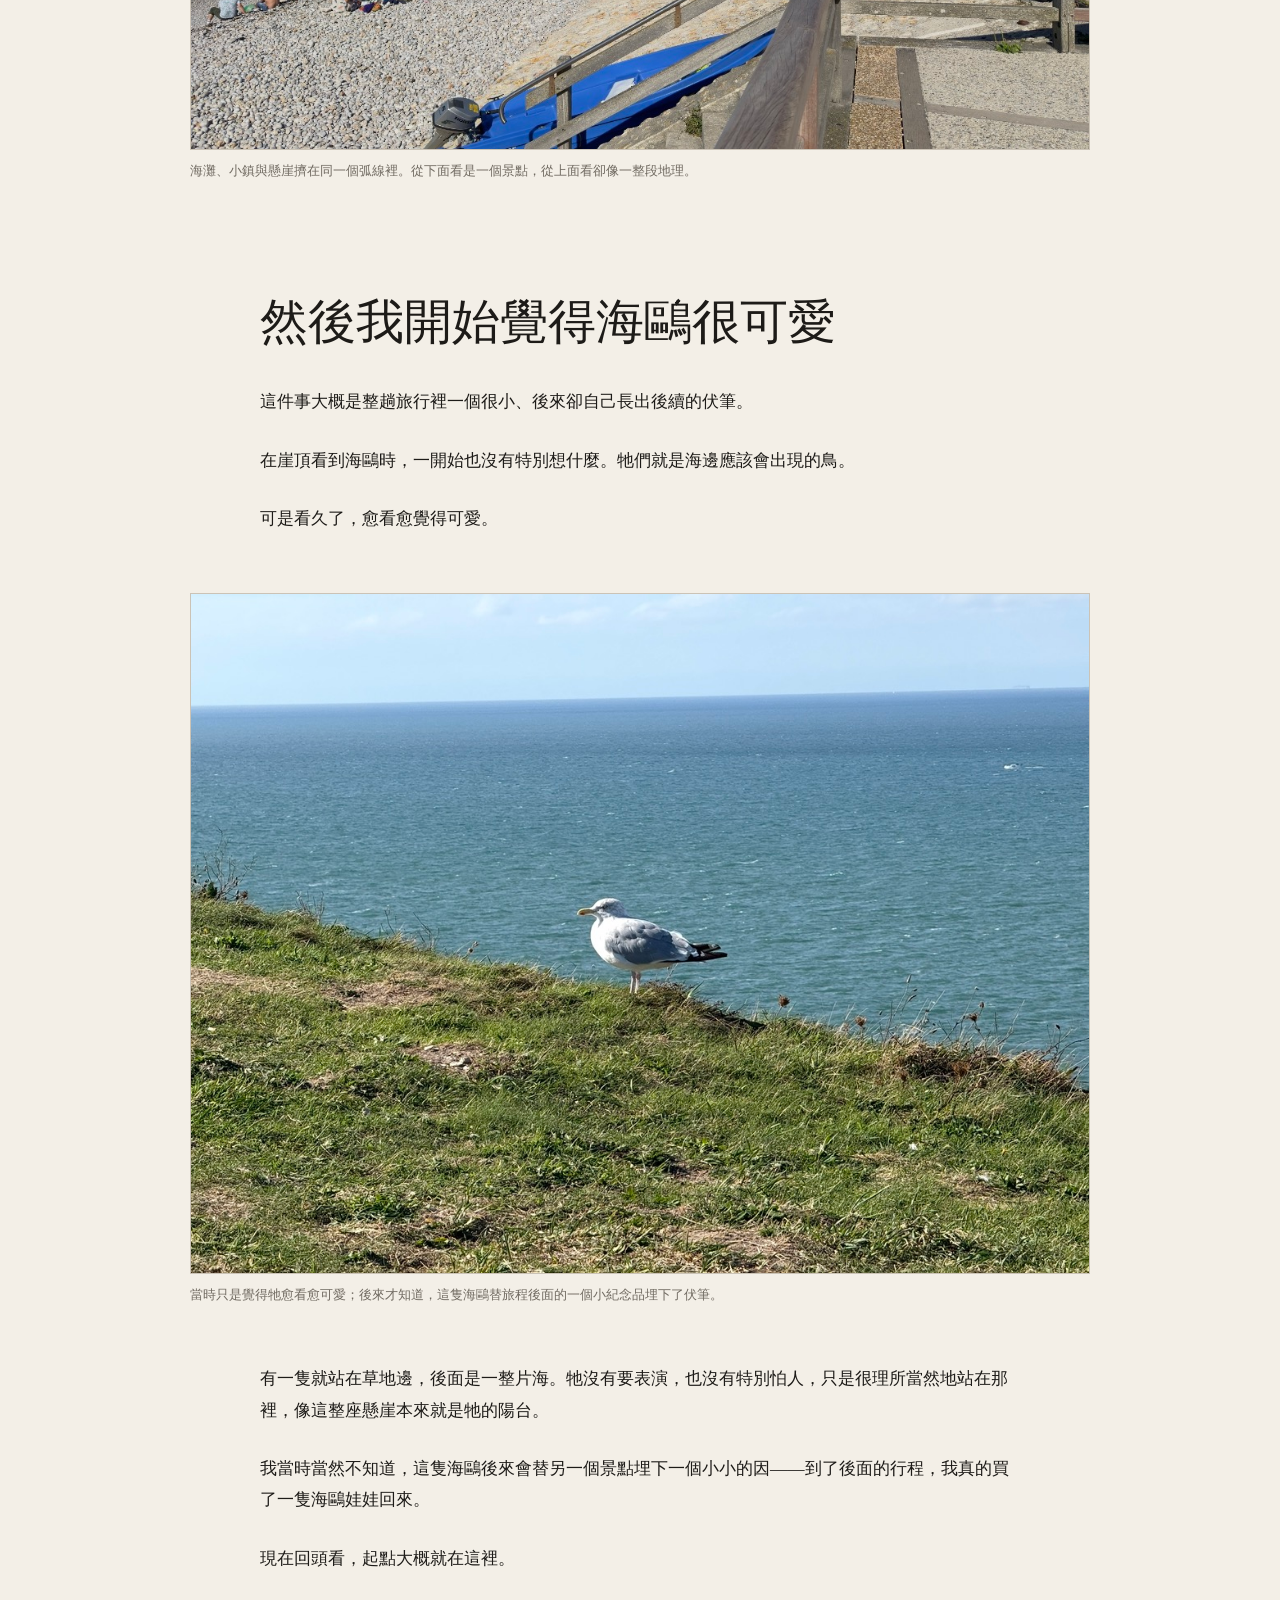
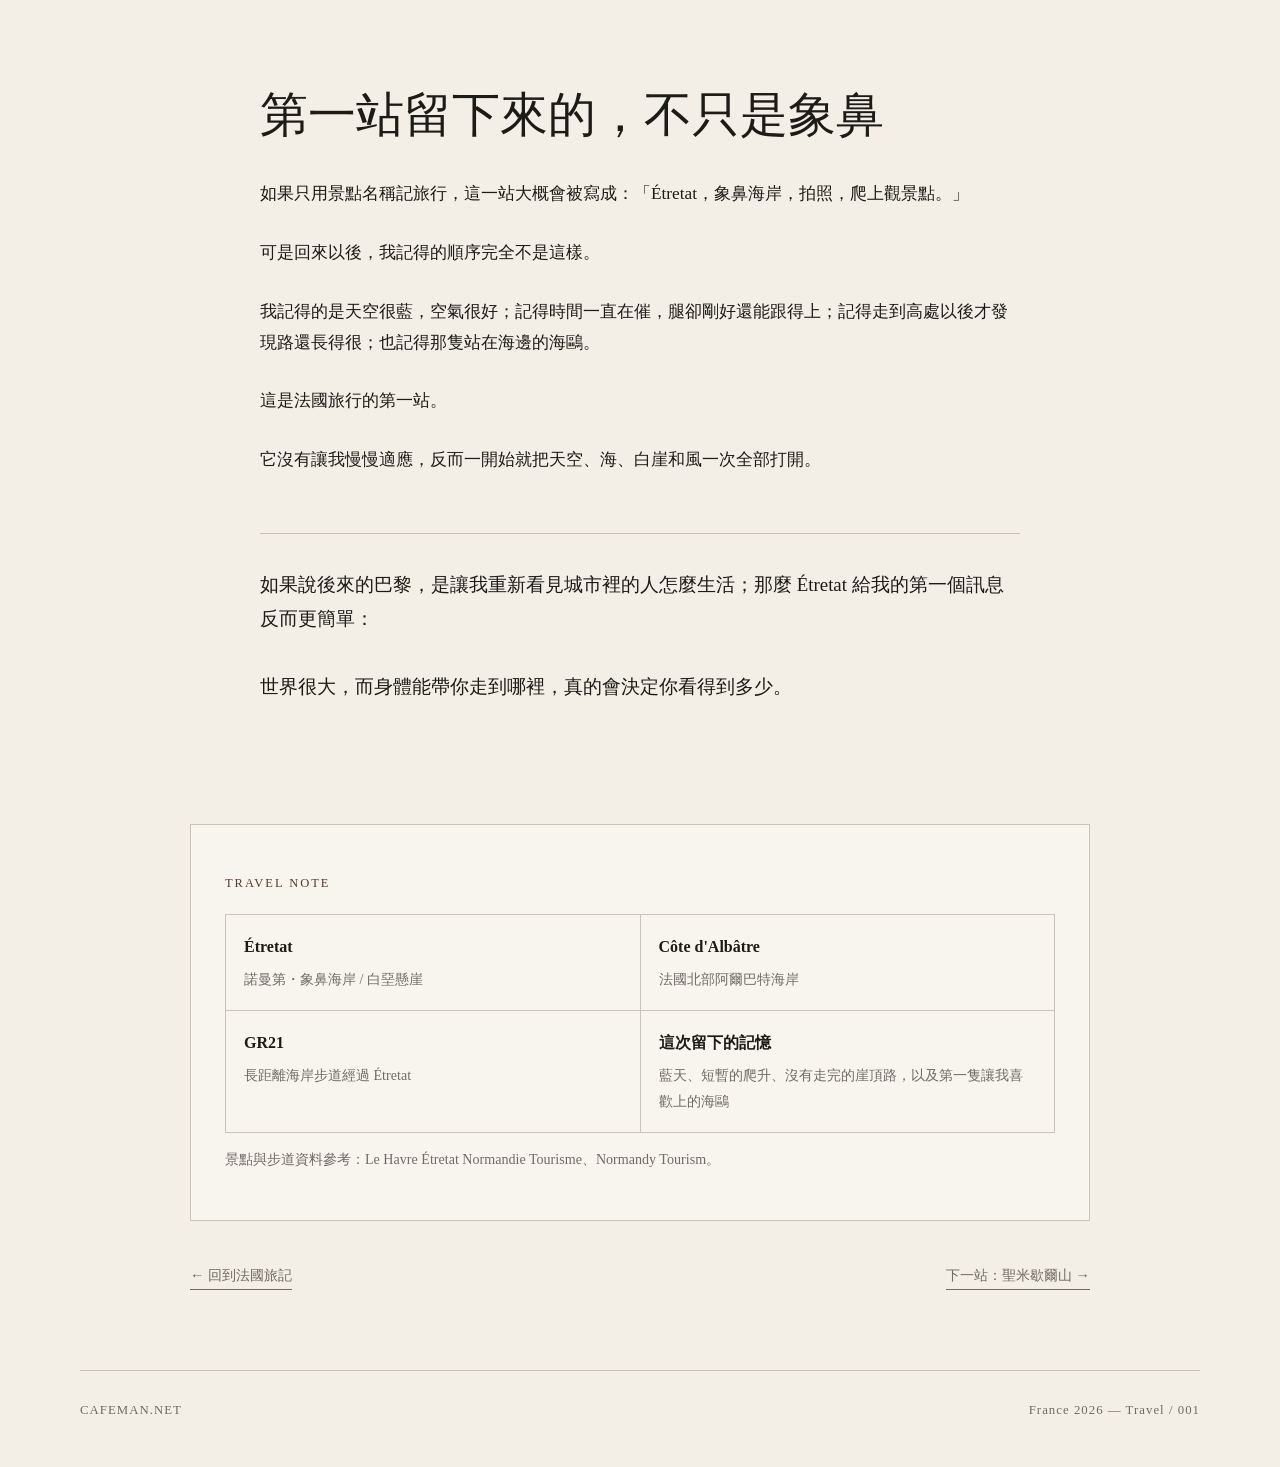
<file: france/etretat/index.html>
<!doctype html>
<html lang="zh-Hant">
<head>
<meta charset="utf-8"><meta name="viewport" content="width=device-width,initial-scale=1">
<meta name="description" content="法國旅行第一站：諾曼第 Étretat 象鼻海岸。藍天、白堊崖、短暫卻用力走過的山徑，以及一隻讓人愈看愈可愛的海鷗。">
<title>第一站，象鼻海岸：把自己走進諾曼第的藍｜CAFEMAN</title>
<link rel="stylesheet" href="../../styles.css">
</head>
<body>
<header class="site-header"><a class="brand" href="../../index.html">CAFEMAN</a><nav><a href="../../index.html">首頁</a><a href="../index.html">法國旅記</a><a href="../../paris/index.html">巴黎篇</a><a href="../../culture/index.html">咖啡館</a></nav></header>

<main class="article-main">
<article class="longform">
<header class="article-hero">
<p class="eyebrow">France / Normandy / Étretat</p>
<h1>第一站，象鼻海岸：<br>把自己走進諾曼第的藍</h1>
<p class="article-deck">法國旅遊真正開始的第一站。天空藍得乾淨，海風吹得清醒，而留給我們的時間短得有點殘忍。幸好，這幾個月練過的腿，終於在旅行裡派上用場。</p>
<div class="article-meta"><span>法國旅記 001</span><span>Étretat・Normandie</span><span>2026 年 9 月</span></div>
</header>

<figure class="story-hero">
<img src="../../assets/images/etretat/IMG_2907.jpeg" alt="從埃特勒塔崖頂望向著名的白堊岩天然拱門與海面" loading="eager" fetchpriority="high" decoding="async">
<figcaption>第一站就把尺度拉得很大：白堊崖、天然拱門、海，還有幾乎沒有雜質的藍。</figcaption>
</figure>

<div class="article-body">
<p class="dropcap">如果一趟旅行需要有一個「真正開始」的瞬間，那麼這次法國行，對我來說不是機場，也不是飯店。</p>
<p>是 Étretat。</p>

<figure class="story-photo portrait">
<img src="../../assets/images/etretat/IMG_2900.jpeg" alt="埃特勒塔礫石海灘與象鼻海岸，遠方是天然拱門" loading="lazy" decoding="async">
<figcaption>剛抵達時從海灘望過去。那天的天空藍得很乾淨，連海風都像把人從長途移動裡吹醒。</figcaption>
</figure>
<p>車子把我們帶到諾曼第海岸，走出去的第一個感覺不是「終於看到象鼻了」，而是天空。</p>
<p>很藍。</p>
<p>不是照片裡後來調出來的藍，而是當下抬頭就能讓人安靜一下的那種藍。陽光很乾淨，空氣帶著海邊的清新感，遠處白色的岩壁直接切進海裡。那時我才真的有一種：好了，法國開始了。</p>

<blockquote><p>旅行的第一站有時很不公平。你還沒學會放慢，它就已經把最好看的天空先交給你。</p></blockquote>

<h2>時間太短，只好把腿拿出來用</h2>
<p>這一站最大的遺憾，其實從一開始就很明白：停留時間太短。</p>
<p>從海邊往上走，坡度很快就把「觀光」變成一件需要出力的事。對平常沒有在走坡、跑步或騎車的人來說，光是爬到能看見完整海岸線的位置，就不算輕鬆；如果還要停下來拍照、看風景，再把自己帶回集合點，時間一下子就被吃掉。</p>
<p>反而是那一刻，我第一次很具體地感覺到，這幾個月累積的訓練沒有白做。</p>
<p>那些跑步、爬坡、騎車時留下的呼吸和腿力，平常只會變成手錶上的數字；到了這裡，它們忽然換成了很實際的東西——我可以比原本預想的更快往上走，可以在有限時間裡多看一個轉角，也還有餘裕在高處停下來，把海看完。</p>
<p>旅行裡真正有用的體能，大概就是這樣。不是為了證明自己多能走，而是讓「我想去看看」和「我真的走得到」之間，少一點距離。</p>

<figure class="story-photo">
<img src="../../assets/images/etretat/IMG_2902.jpeg" alt="旅人在埃特勒塔海岸步道欄杆前留影，背景是海岸與小鎮" loading="lazy" decoding="async">
<figcaption>時間一直在催，只能邊走邊看。幸好這段時間累積的體能，真的在旅行裡派上了用場。</figcaption>
</figure>

<figure class="story-photo">
<img src="../../assets/images/etretat/IMG_2903.jpeg" alt="從埃特勒塔崖頂俯瞰整個海灣、小鎮與白堊海岸" loading="lazy" decoding="async">
<figcaption>爬到高處以後，才看懂剛才在海灘上看見的風景有多大。</figcaption>
</figure>

<h2>後來才知道，這裡本來就是一條很長的路</h2>
<p>回來查資料後才發現，Étretat 根本不是只走上去拍一張象鼻照就結束的地方。</p>
<p>著名的 GR21 長距離步道會經過這一帶，沿著諾曼第的白堊海岸延伸；官方旅遊資料介紹的整段路線接近兩百公里。Étretat 周邊的崖頂步道本身也很受健行者與跑者歡迎。難怪站在上面時，會一直有一種「這條路明明還可以繼續」的感覺。</p>
<p>我們沒有那個時間。</p>
<p>所以那天看到的，其實比較像一個被切下來的片段。爬上去、看見白崖一層一層往遠方延伸，再看著路繼續越過草坡和崖頂——然後差不多就要回頭了。</p>
<p>有點可惜，但也因此留下了一種很乾淨的念頭：如果以後再來，我想不是「再看一次象鼻」，而是把這段路真正走完一點。</p>

<div class="story-pair">
<figure>
<img src="../../assets/images/etretat/IMG_2904.jpeg" alt="埃特勒塔崖頂步道與海中的白堊岩柱" loading="lazy" decoding="async">
<figcaption>崖頂的路還在往前。真正可惜的，是我們只能走到行程允許的地方。</figcaption>
</figure>
<figure>
<img src="../../assets/images/etretat/IMG_2905.jpeg" alt="埃特勒塔白堊岩柱與崖壁之間的海景" loading="lazy" decoding="async">
<figcaption>越往高處，象鼻反而不再是唯一主角；整條海岸開始把視線拉開。</figcaption>
</figure>
</div>

<h2>像走進《秘境探險》的畫面</h2>
<p>這趟途中我還第一次聽到一個很有趣的說法：這樣的海岸景觀，讓人聯想到電玩《秘境探險》（Uncharted）的場景設計。</p>
<p>老實說，站在崖頂時完全不難理解這種聯想。白色岩壁、天然拱門、從高處往下看的深藍海面，再加上蜿蜒在草坡與崖邊的路，確實很有那種「再往前一個轉角，就會進入下一個關卡」的感覺。</p>
<p>不過我回來後查了資料，目前沒有找到 Naughty Dog 官方明確說 Étretat 就是《秘境探險》的取景或直接原型，所以這件事我寧願把它留在「非常合理的既視感」，而不是寫成已被證實的事實。</p>
<p>反而真正可以確定的是，Étretat 早就讓很多創作者著迷。莫內曾多次來這裡畫下白堊崖與天然拱門；官方旅遊資料也把這些岩壁視為這一帶最具代表性的自然景觀。</p>

<h2>象鼻、白崖，和一條沒有走完的線</h2>
<p>Étretat 最有名的是海蝕形成的白堊峭壁和天然拱門。從海灘往上看，那個伸向海面的輪廓很容易讓人理解「象鼻」這個稱呼從哪裡來；而當你真的走到高處，視線反而會被整條海岸線拉開。</p>
<p>下面的小鎮、礫石海灘、海面、拱門、岩柱，全都變小了。這時候才會發現，象鼻其實只是整幅風景裡最容易被命名的一部分。</p>
<p>真正讓人想留下來的，是尺度。</p>
<p>你站在崖邊，才知道照片裡那道白色的線有多高；你沿著草坡走，才知道遠方看似平緩的地形其實一直在起伏。甚至連海都不像在海灘上看時那麼近，它忽然變成很大的一整片背景。</p>

<figure class="story-photo">
<img src="../../assets/images/etretat/IMG_2901.jpeg" alt="埃特勒塔礫石海灘、小鎮與白堊峭壁全景" loading="lazy" decoding="async">
<figcaption>海灘、小鎮與懸崖擠在同一個弧線裡。從下面看是一個景點，從上面看卻像一整段地理。</figcaption>
</figure>

<h2>然後我開始覺得海鷗很可愛</h2>
<p>這件事大概是整趟旅行裡一個很小、後來卻自己長出後續的伏筆。</p>
<p>在崖頂看到海鷗時，一開始也沒有特別想什麼。牠們就是海邊應該會出現的鳥。</p>
<p>可是看久了，愈看愈覺得可愛。</p>

<figure class="story-photo">
<img src="../../assets/images/etretat/IMG_2906.jpeg" alt="一隻海鷗站在埃特勒塔崖頂草地邊，背景是一整片海" loading="lazy" decoding="async">
<figcaption>當時只是覺得牠愈看愈可愛；後來才知道，這隻海鷗替旅程後面的一個小紀念品埋下了伏筆。</figcaption>
</figure>
<p>有一隻就站在草地邊，後面是一整片海。牠沒有要表演，也沒有特別怕人，只是很理所當然地站在那裡，像這整座懸崖本來就是牠的陽台。</p>
<p>我當時當然不知道，這隻海鷗後來會替另一個景點埋下一個小小的因——到了後面的行程，我真的買了一隻海鷗娃娃回來。</p>
<p>現在回頭看，起點大概就在這裡。</p>

<h2>第一站留下來的，不只是象鼻</h2>
<p>如果只用景點名稱記旅行，這一站大概會被寫成：「Étretat，象鼻海岸，拍照，爬上觀景點。」</p>
<p>可是回來以後，我記得的順序完全不是這樣。</p>
<p>我記得的是天空很藍，空氣很好；記得時間一直在催，腿卻剛好還能跟得上；記得走到高處以後才發現路還長得很；也記得那隻站在海邊的海鷗。</p>
<p>這是法國旅行的第一站。</p>
<p>它沒有讓我慢慢適應，反而一開始就把天空、海、白崖和風一次全部打開。</p>

<p class="closing">如果說後來的巴黎，是讓我重新看見城市裡的人怎麼生活；那麼 Étretat 給我的第一個訊息反而更簡單：<br><br>世界很大，而身體能帶你走到哪裡，真的會決定你看得到多少。</p>
</div>

<aside class="place-note">
<p class="eyebrow">Travel note</p>
<div class="place-note-grid">
<div><strong>Étretat</strong><span>諾曼第・象鼻海岸 / 白堊懸崖</span></div>
<div><strong>Côte d'Albâtre</strong><span>法國北部阿爾巴特海岸</span></div>
<div><strong>GR21</strong><span>長距離海岸步道經過 Étretat</span></div>
<div><strong>這次留下的記憶</strong><span>藍天、短暫的爬升、沒有走完的崖頂路，以及第一隻讓我喜歡上的海鷗</span></div>
</div>
<p class="source-note">景點與步道資料參考：Le Havre Étretat Normandie Tourisme、Normandy Tourism。</p>
</aside>

<nav class="article-nav"><a href="../index.html">← 回到法國旅記</a><a href="../mont-saint-michel/index.html">下一站：聖米歇爾山 →</a></nav>
</article>
</main>
<footer><span>CAFEMAN.NET</span><span>France 2026 — Travel / 001</span></footer>
</body>
</html>
</file>
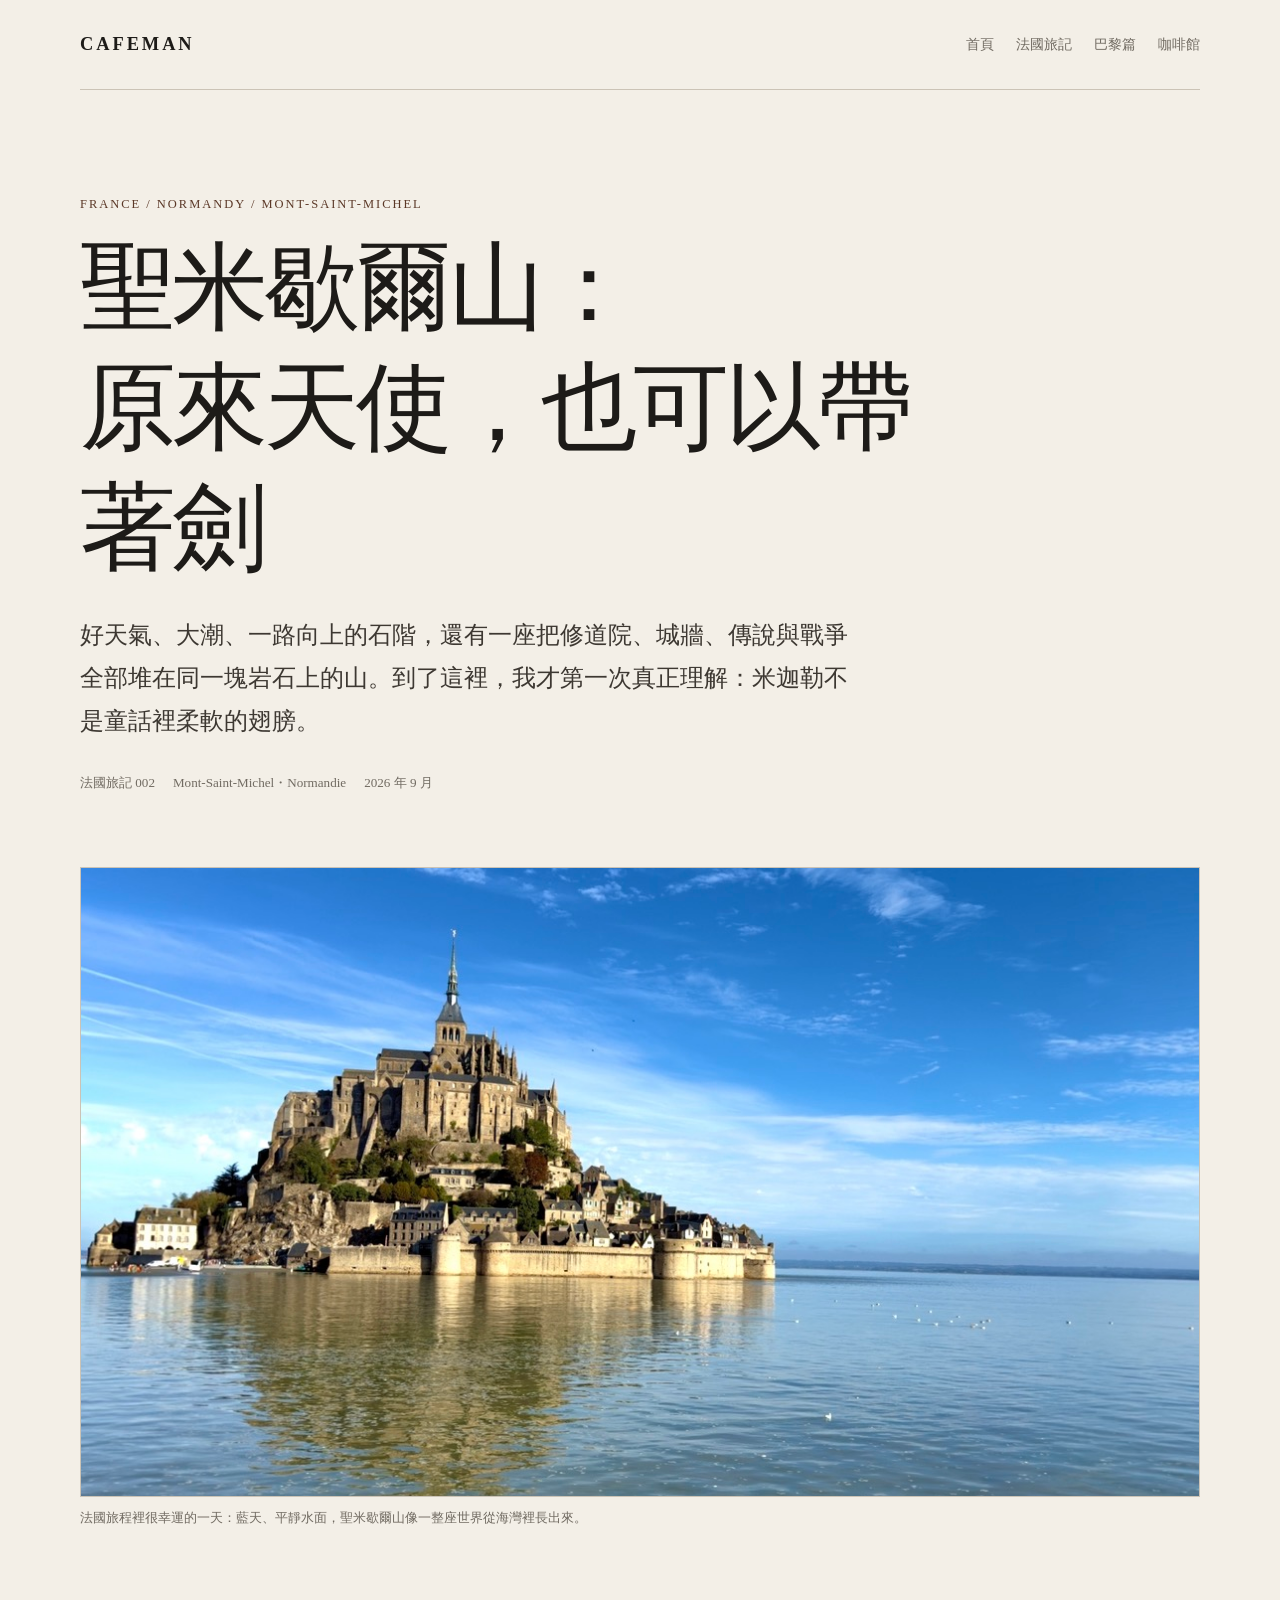
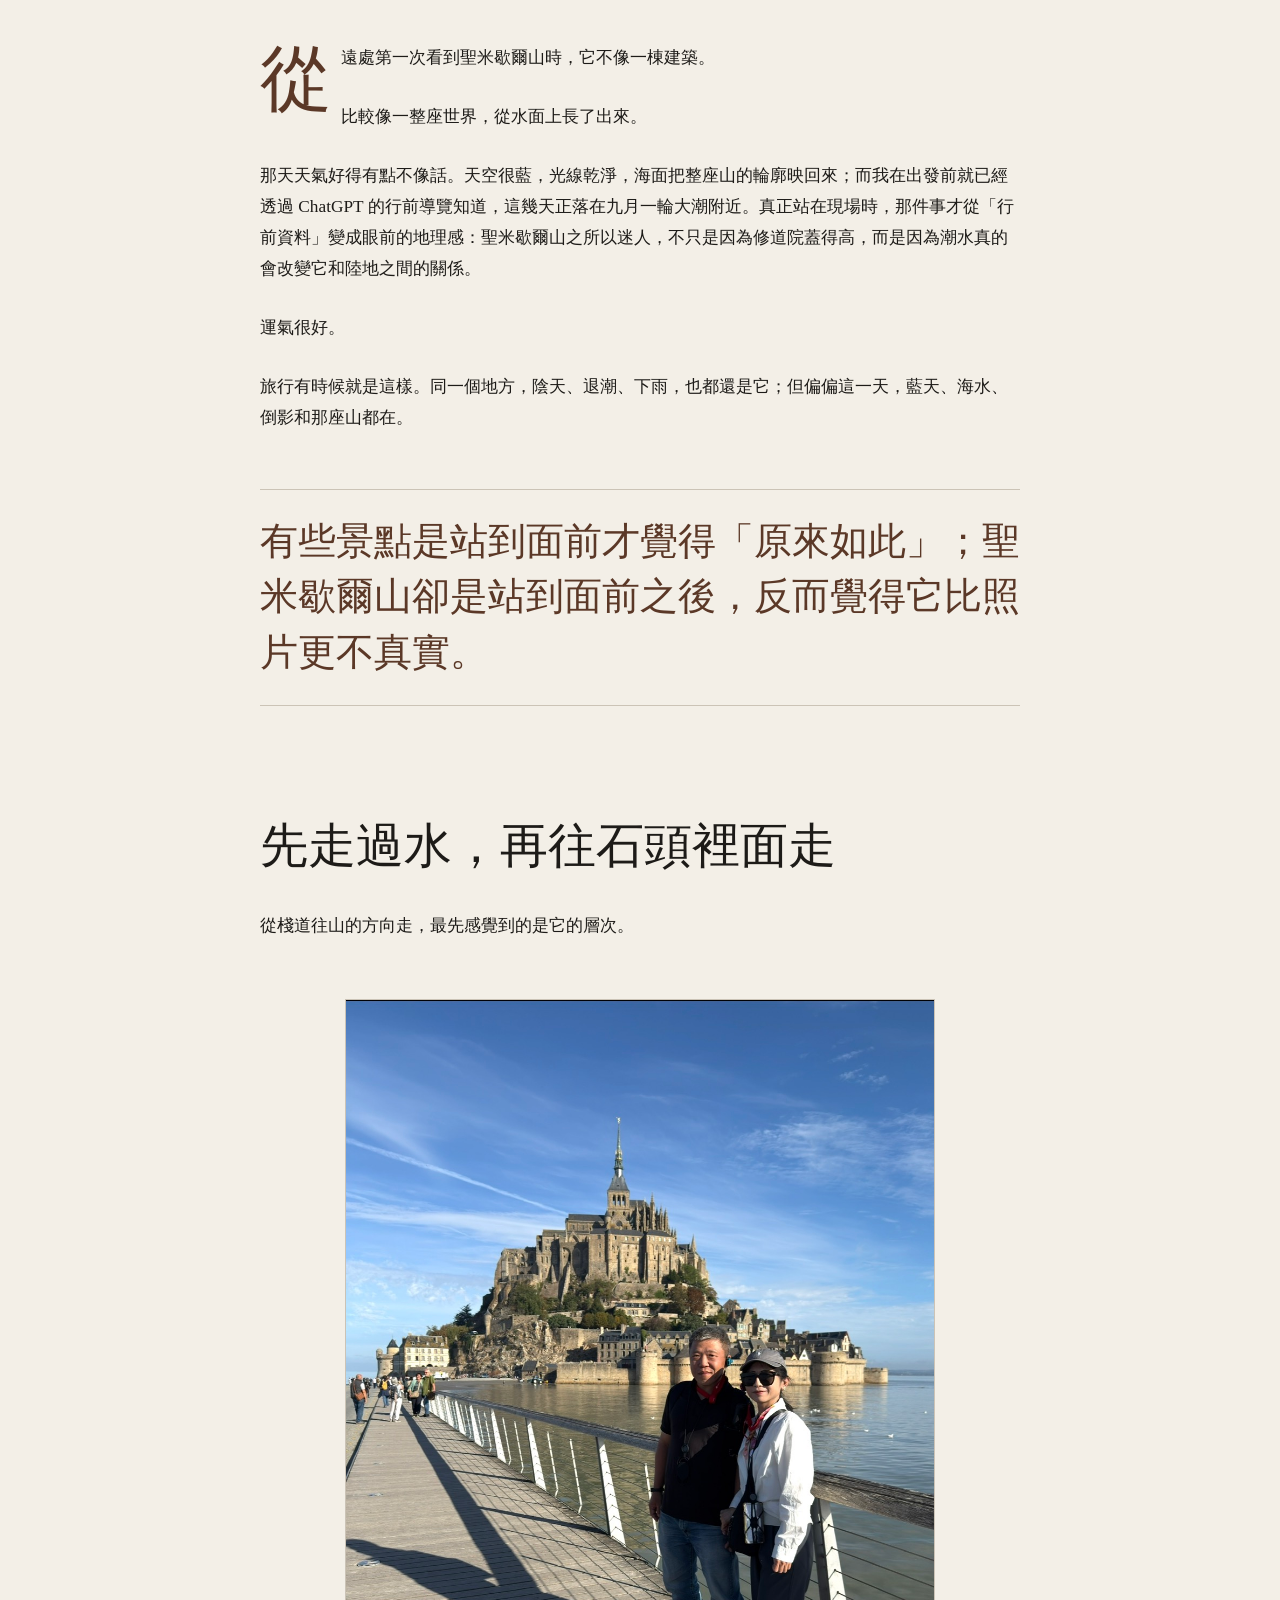
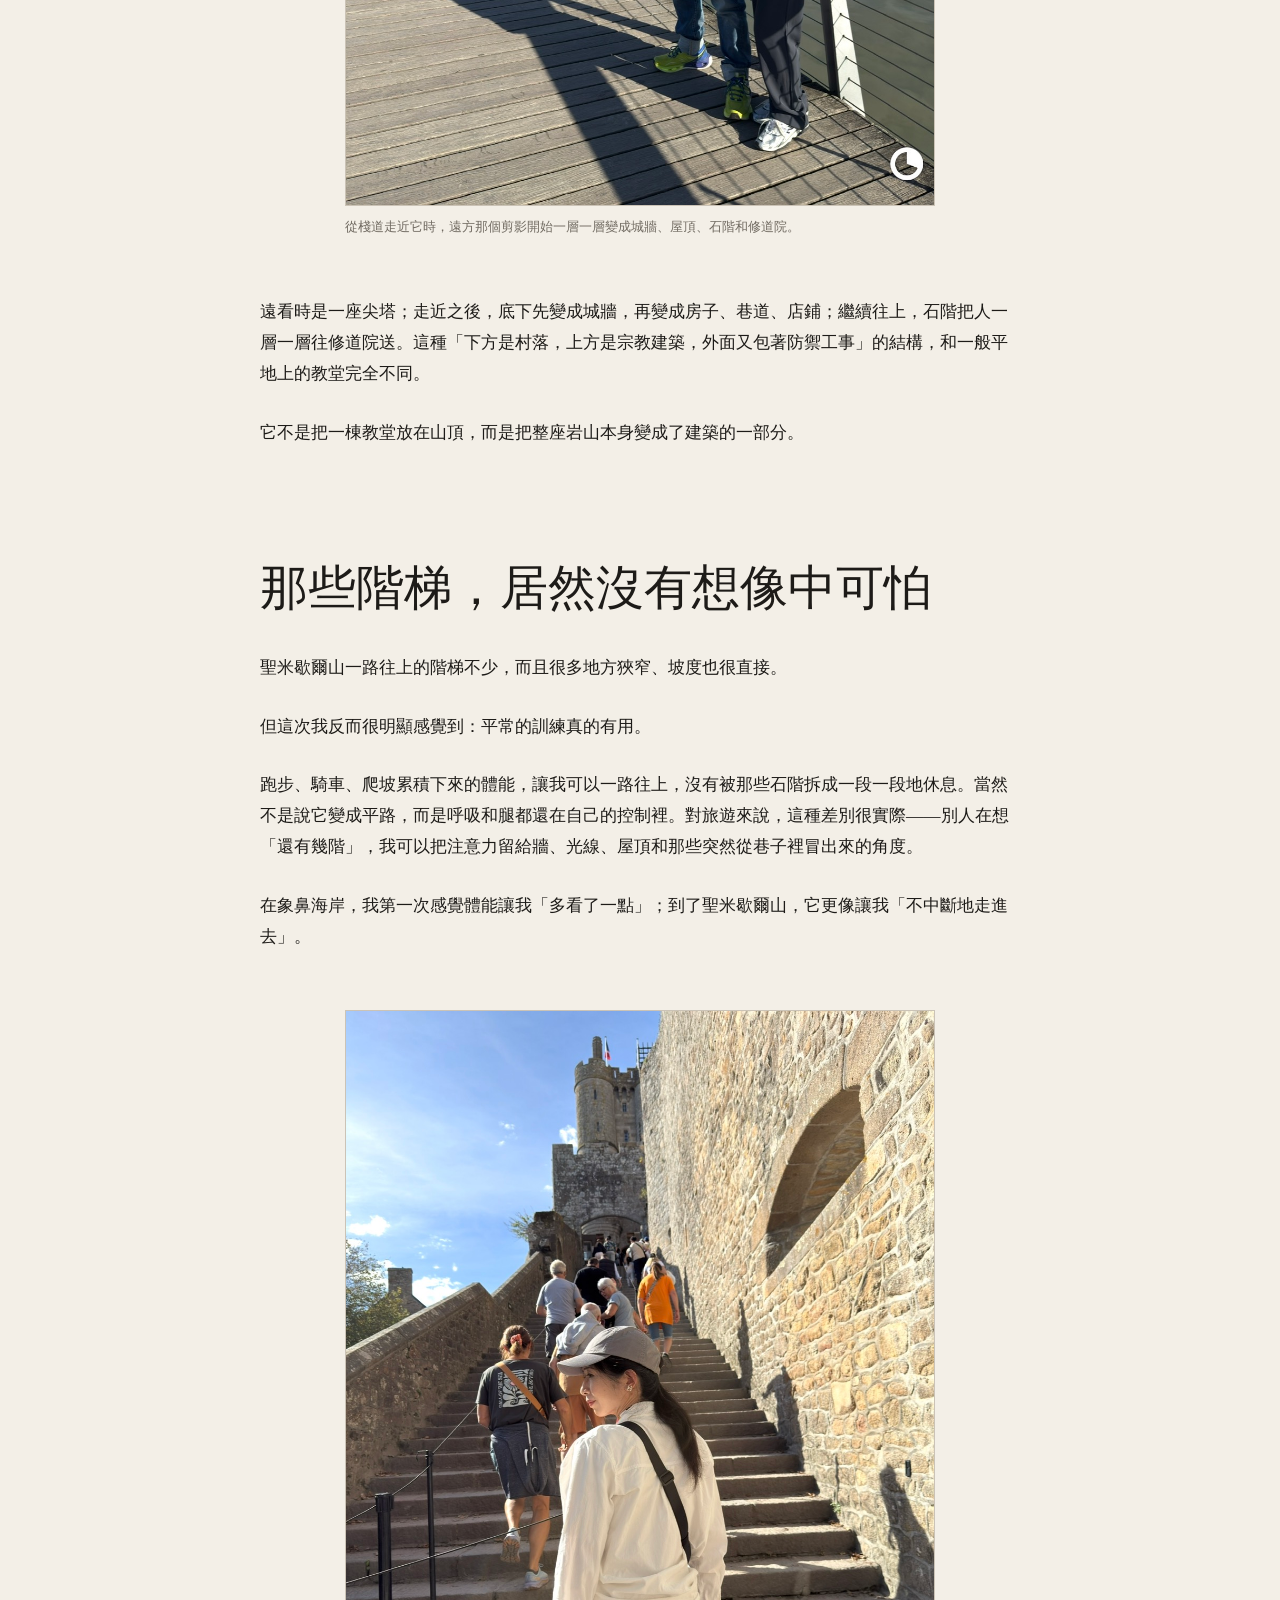
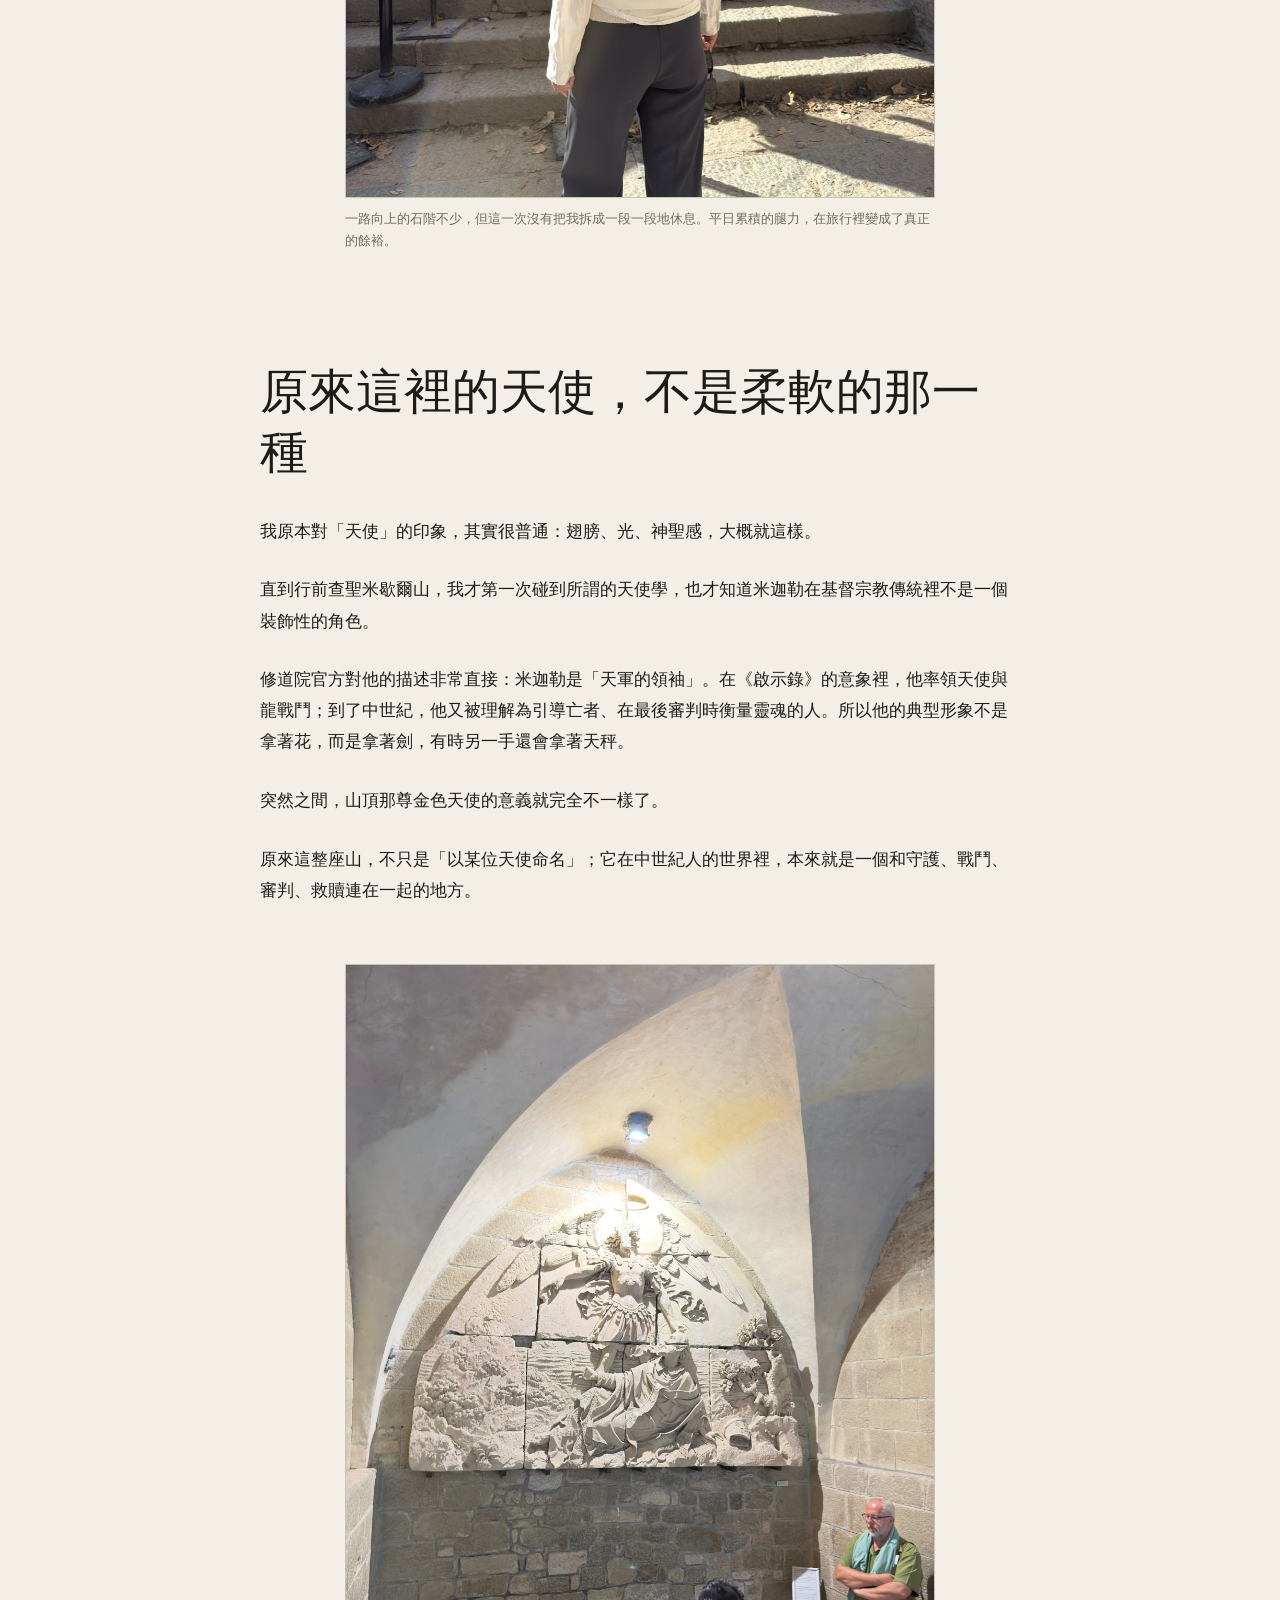
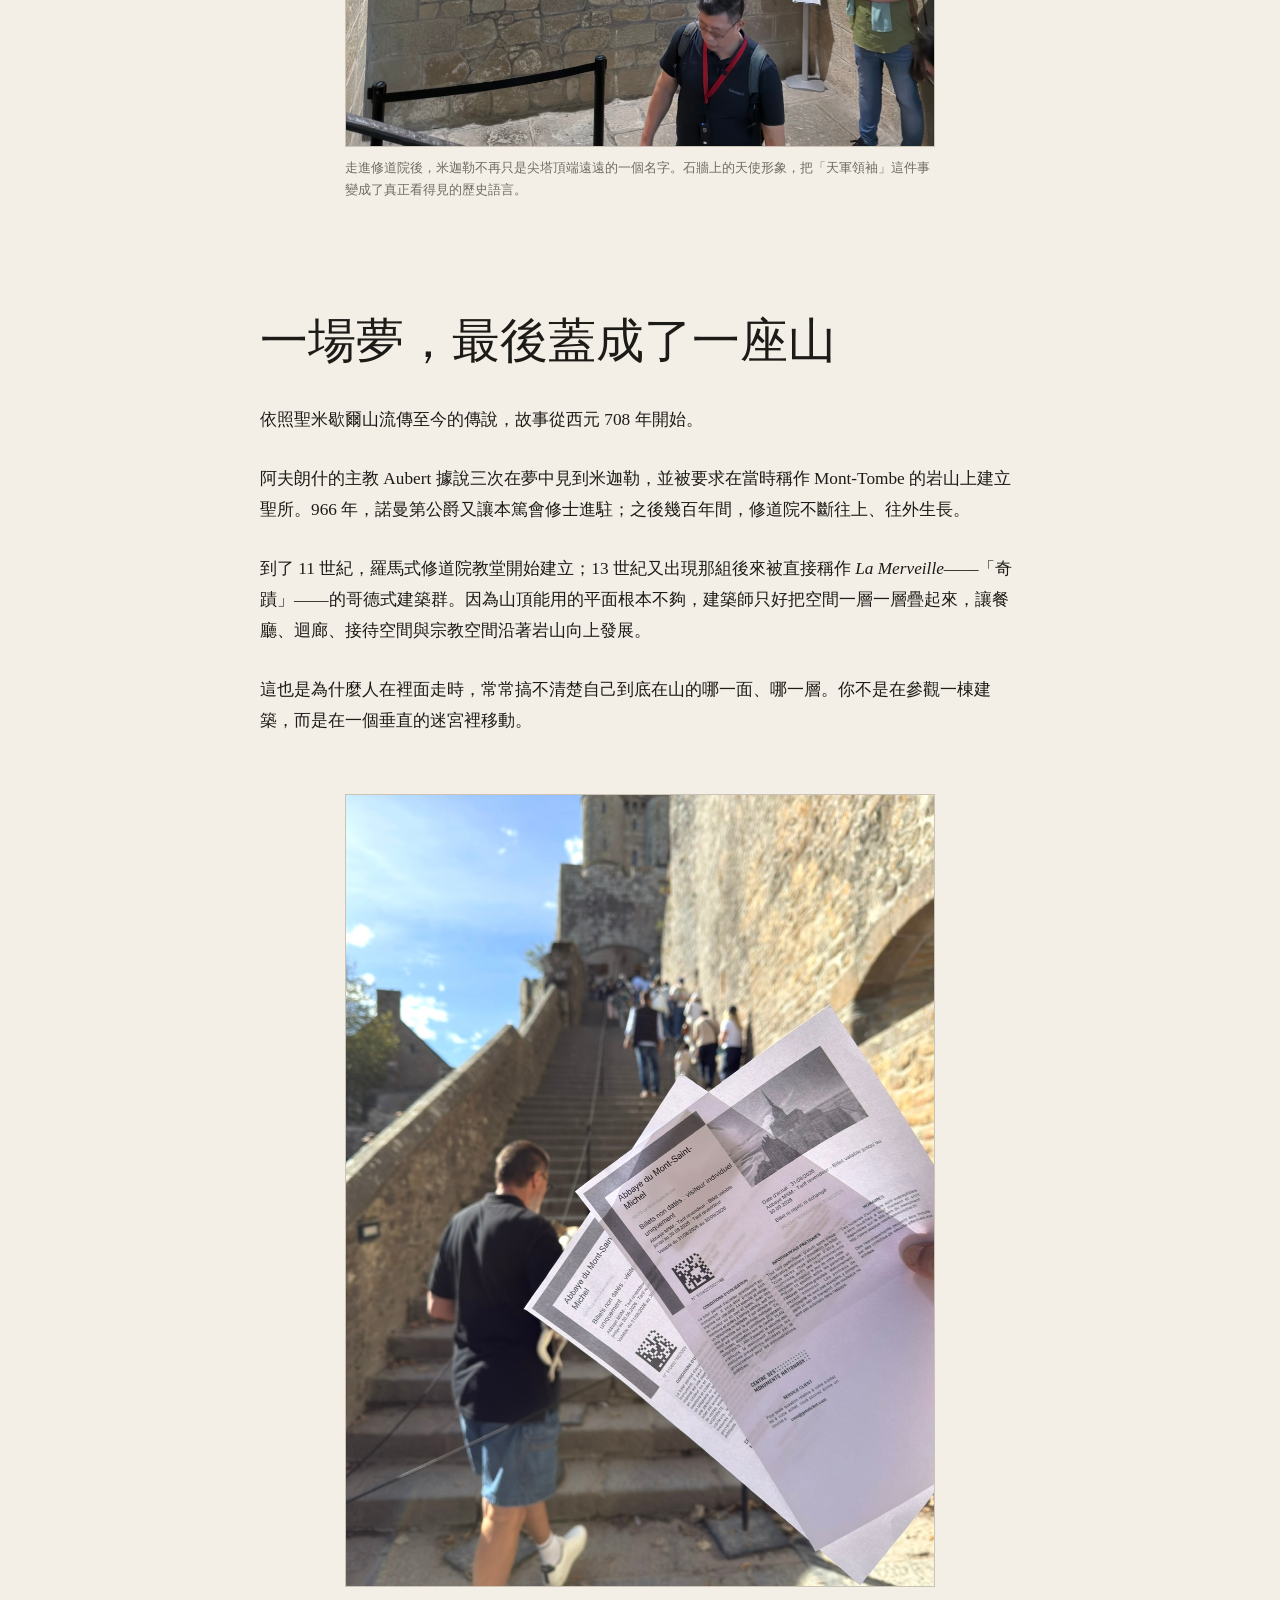
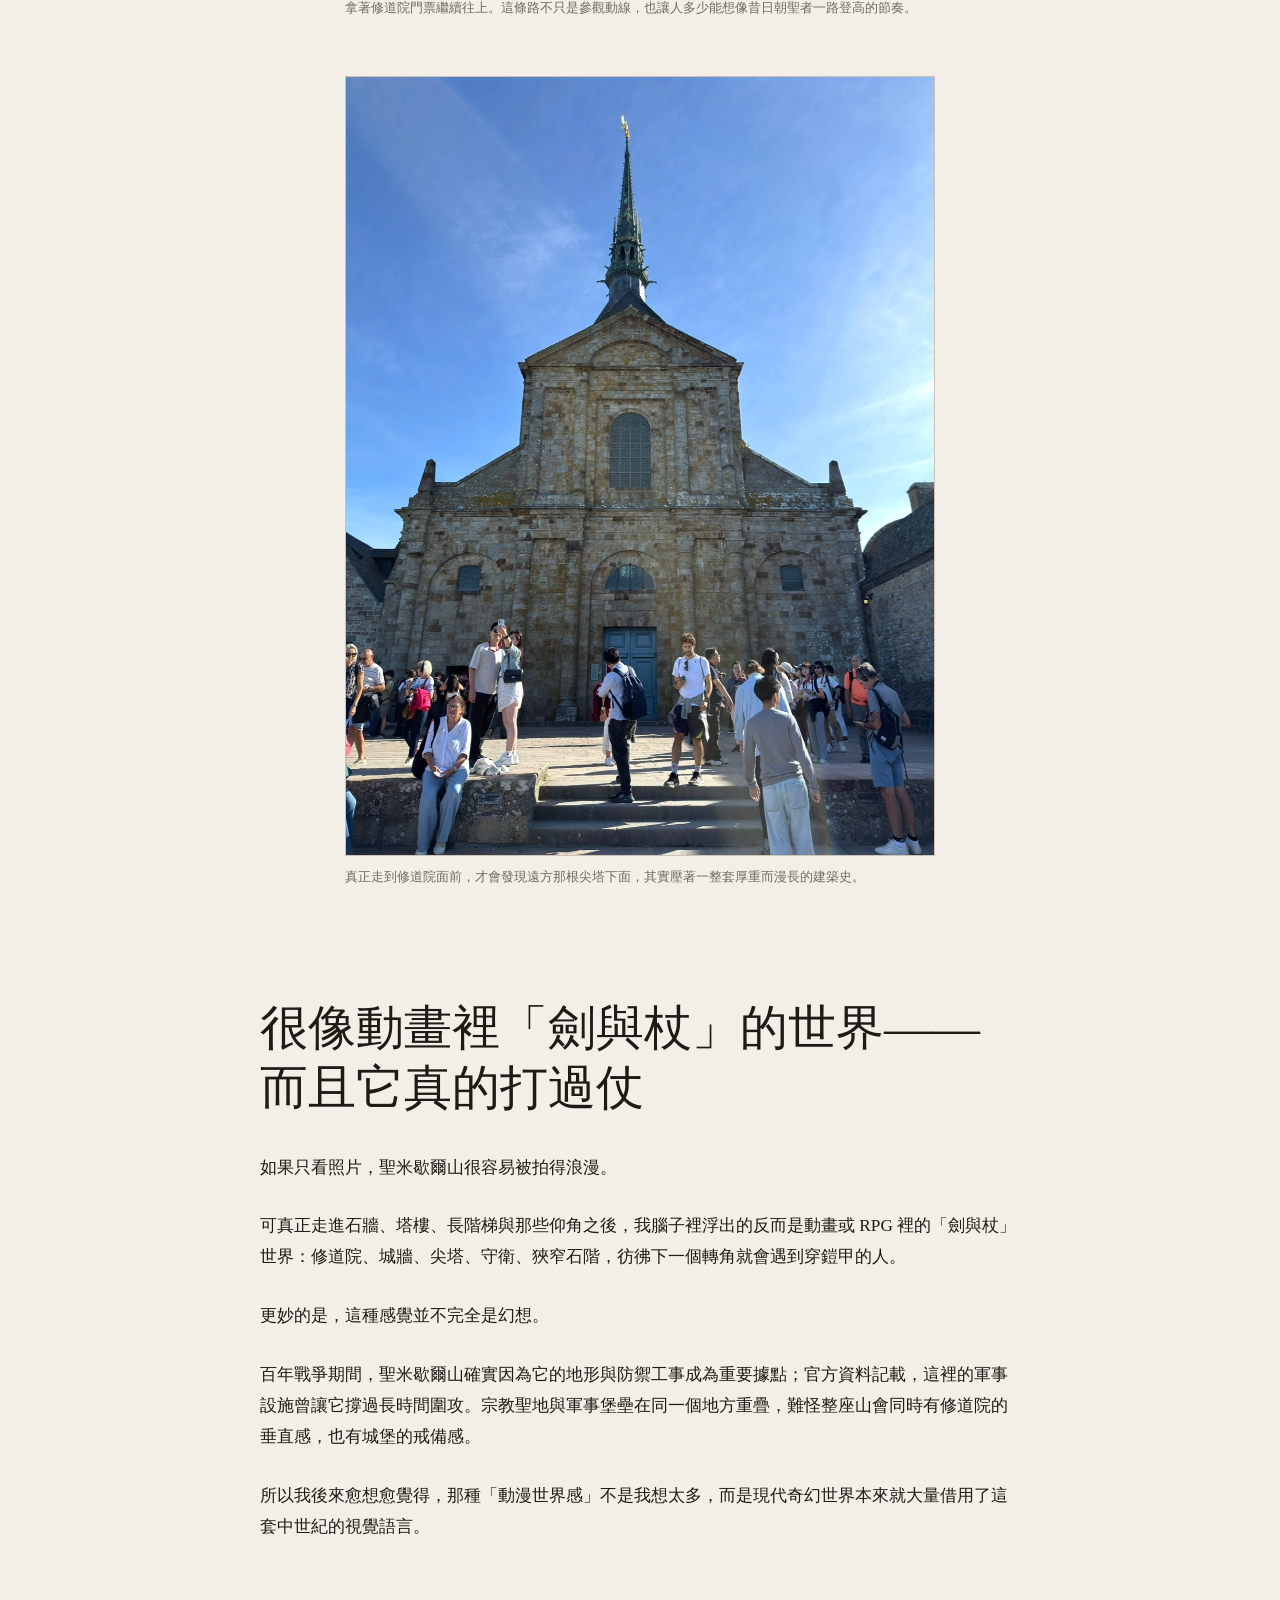
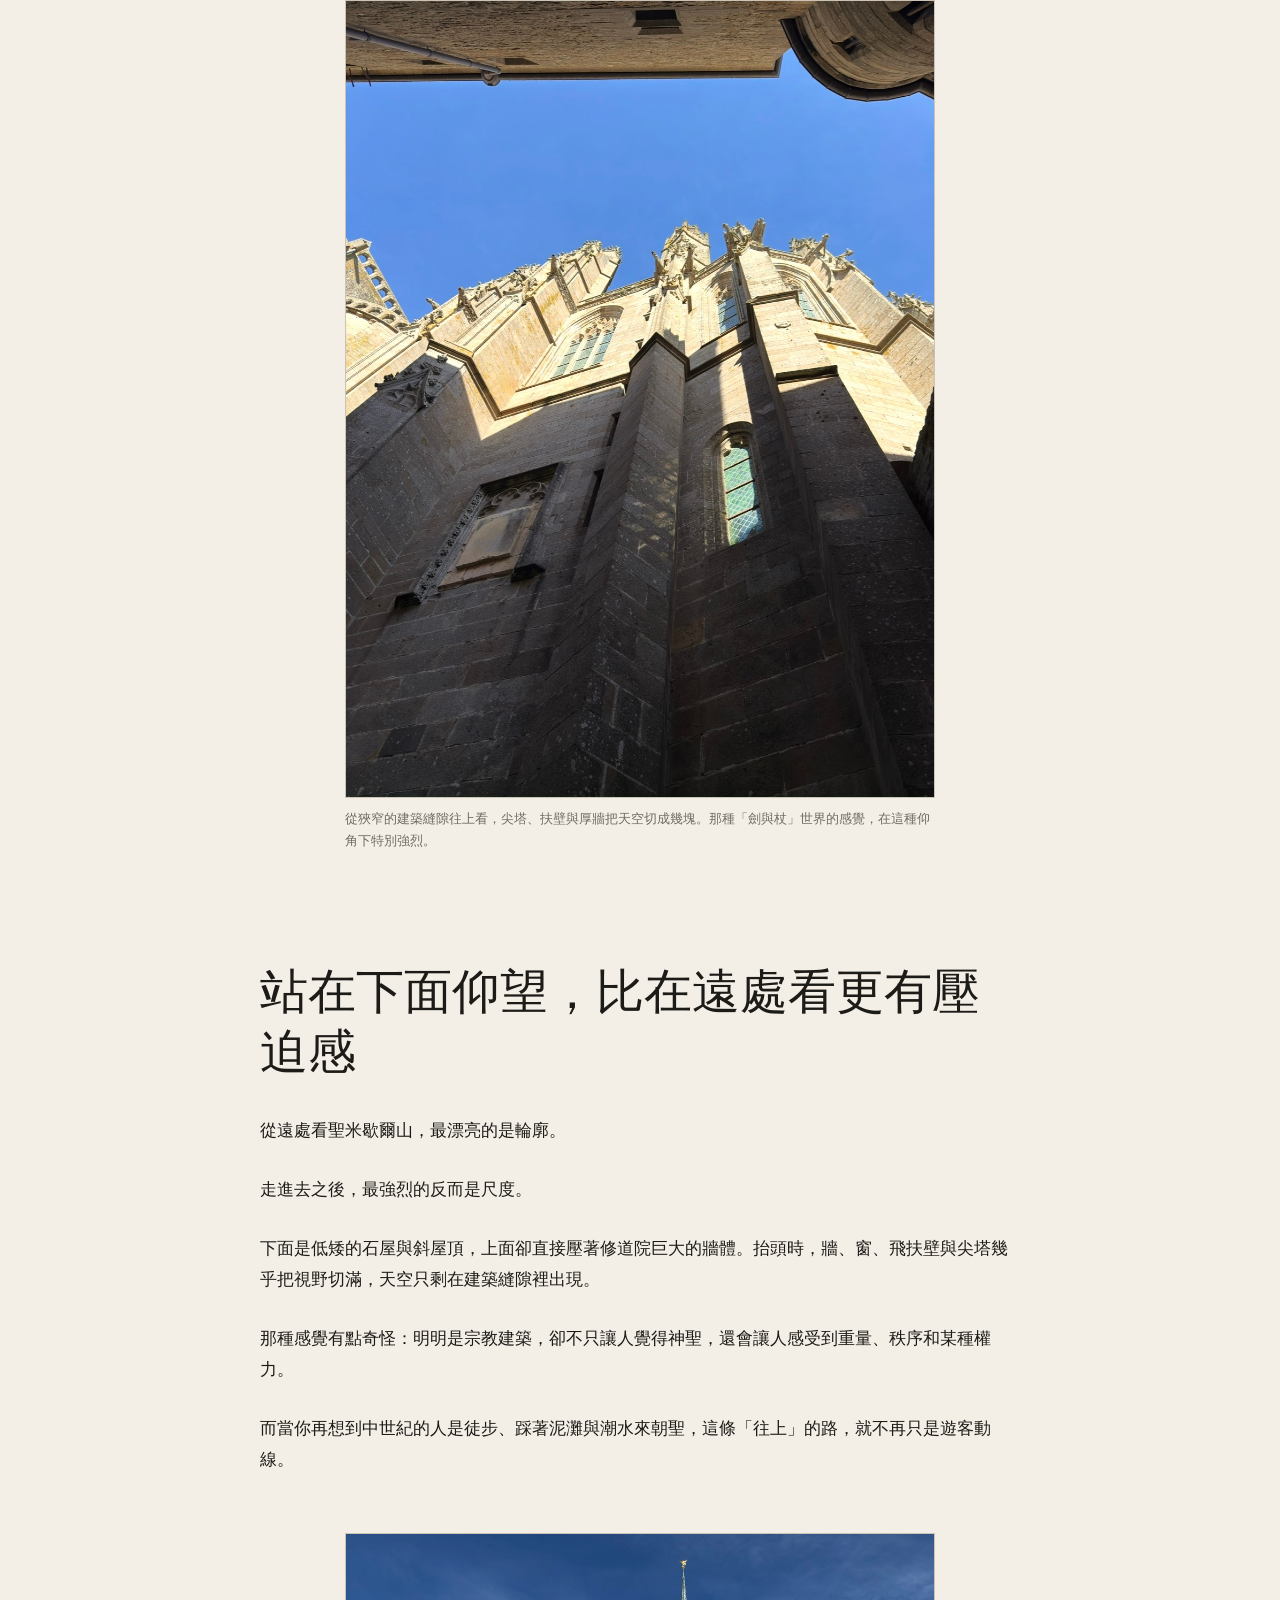
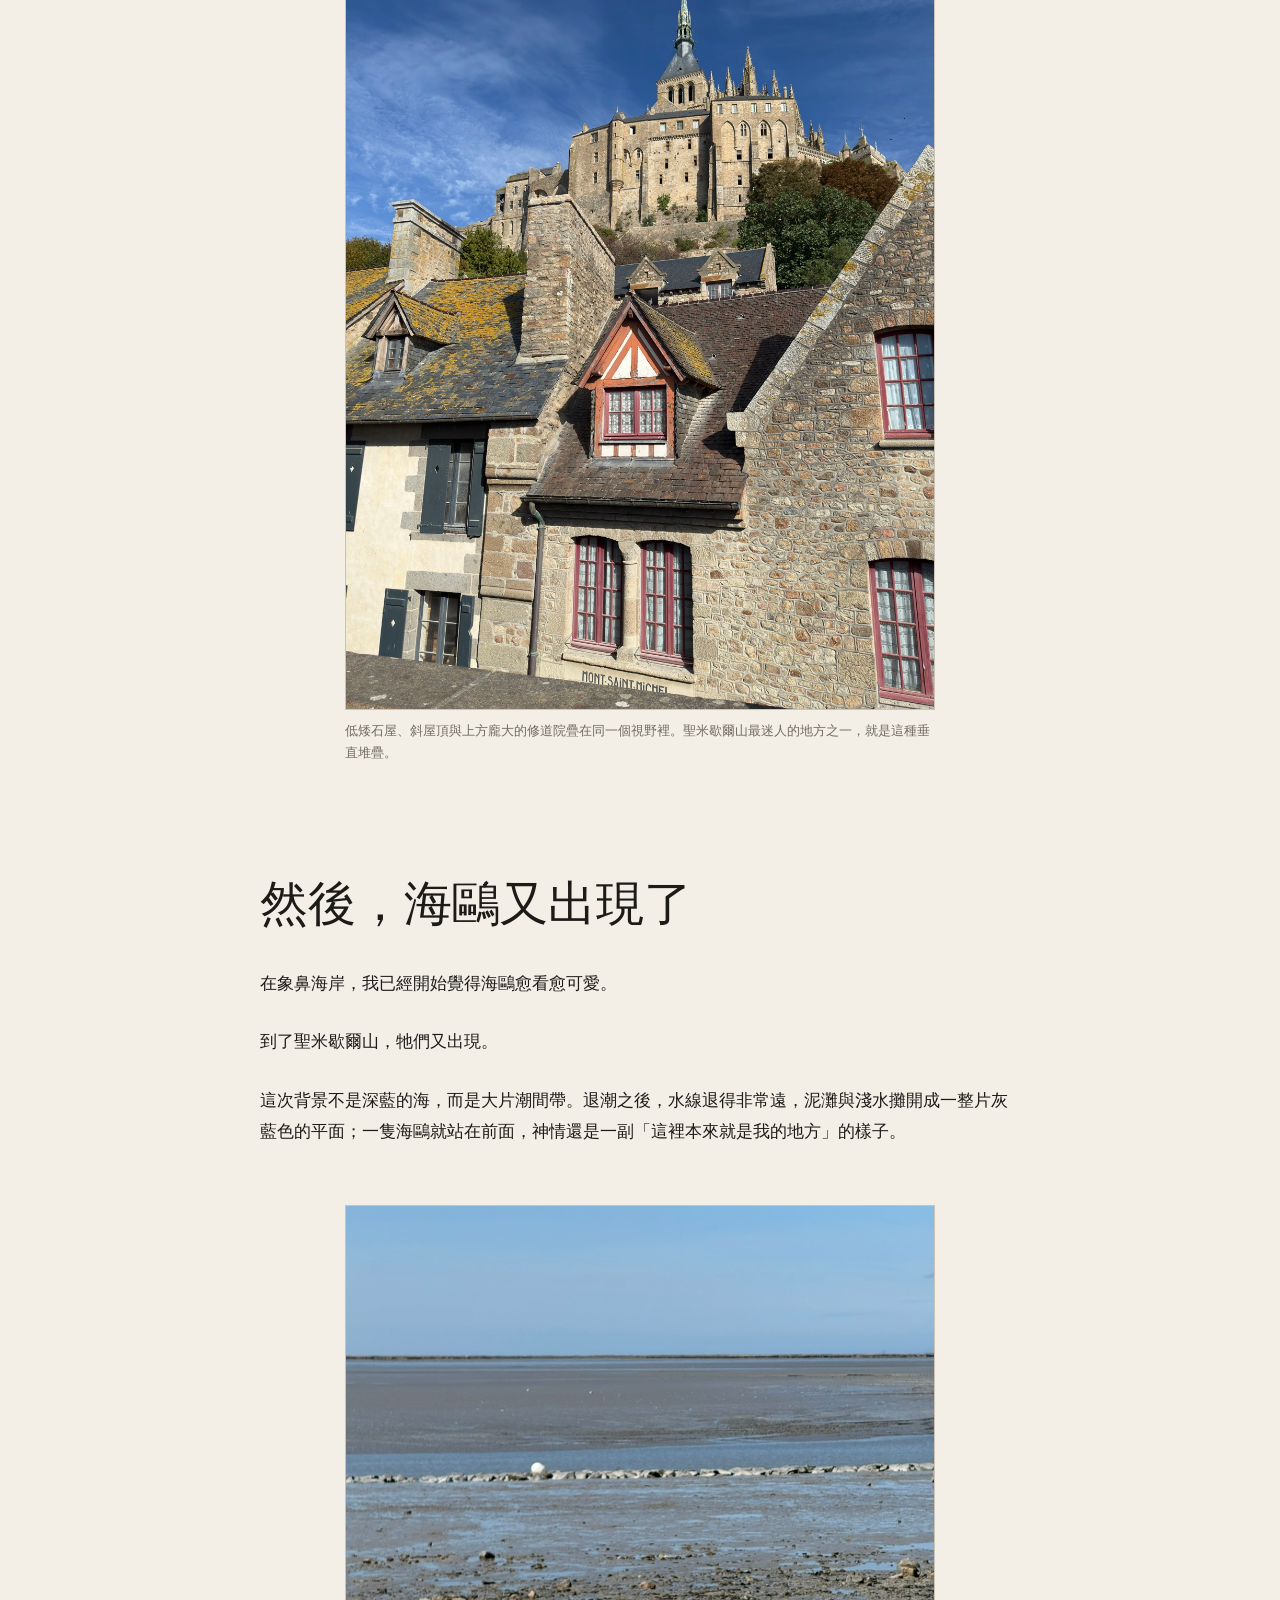
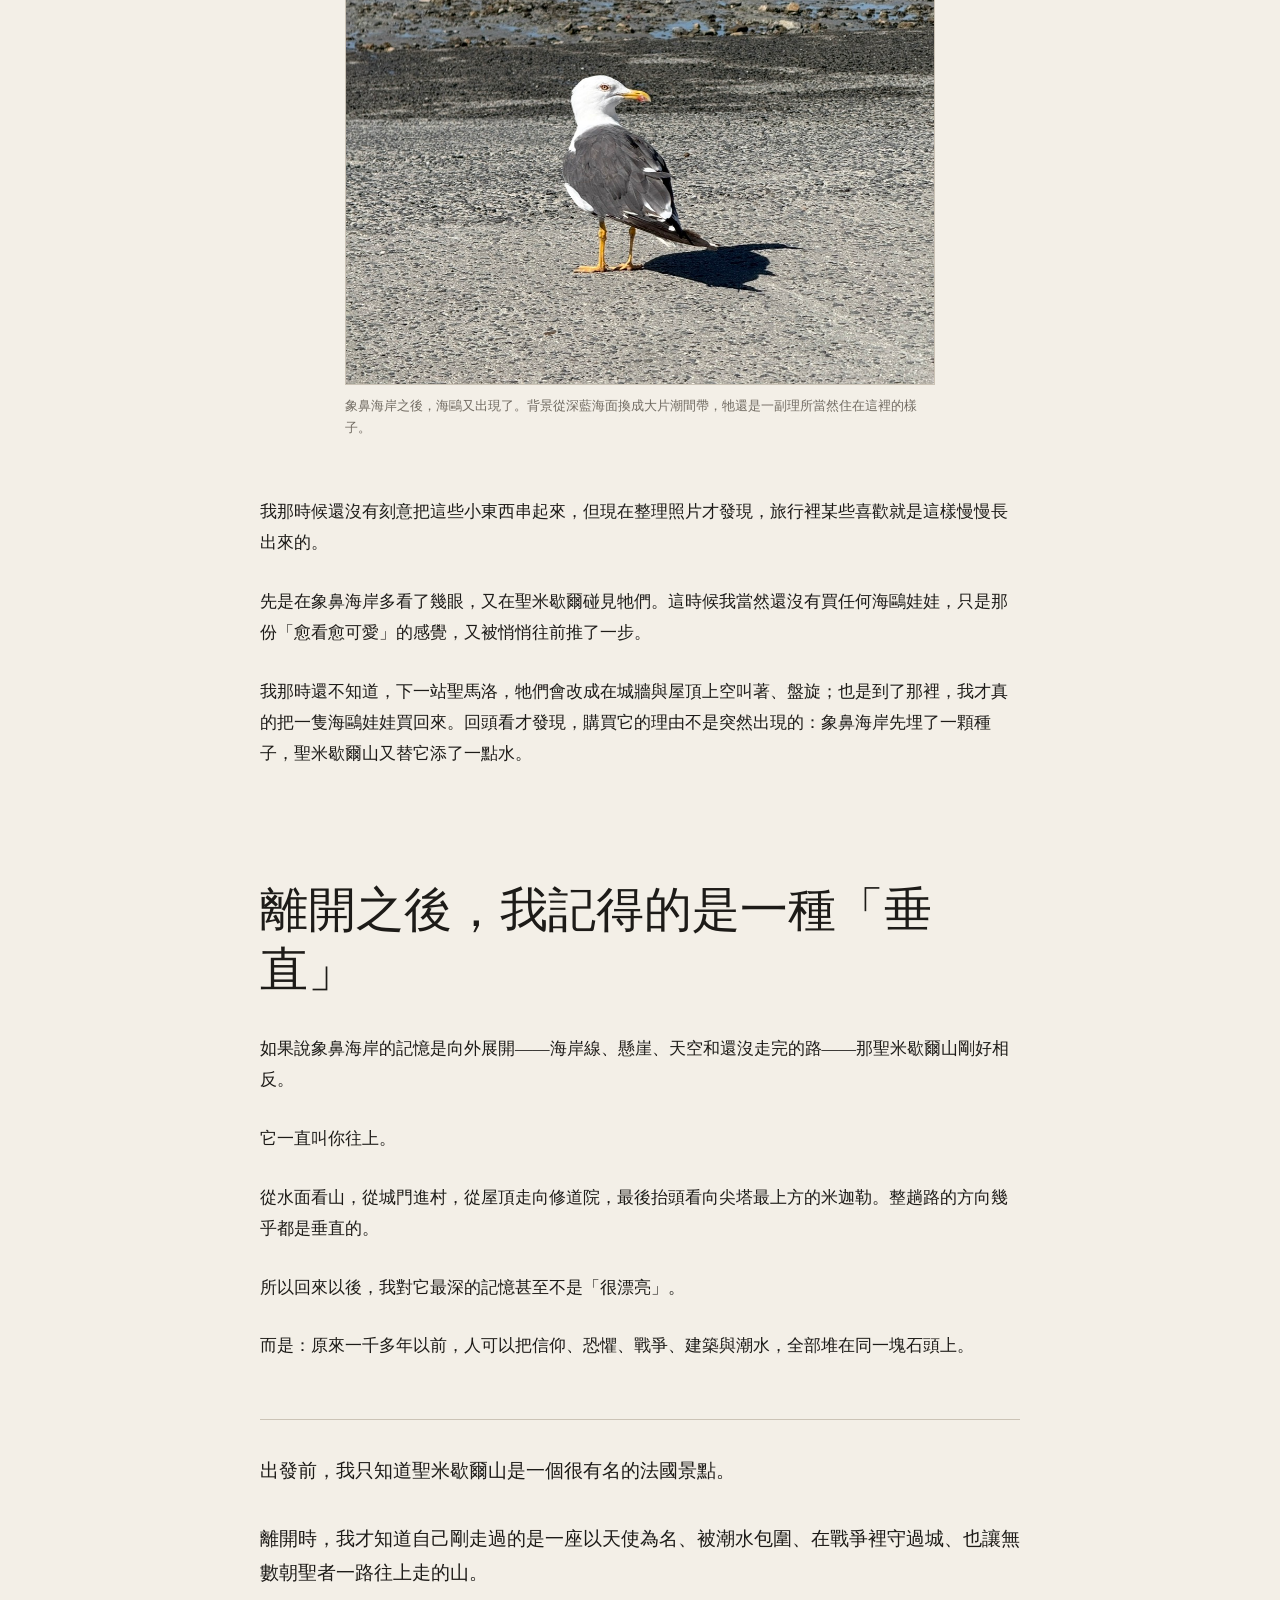
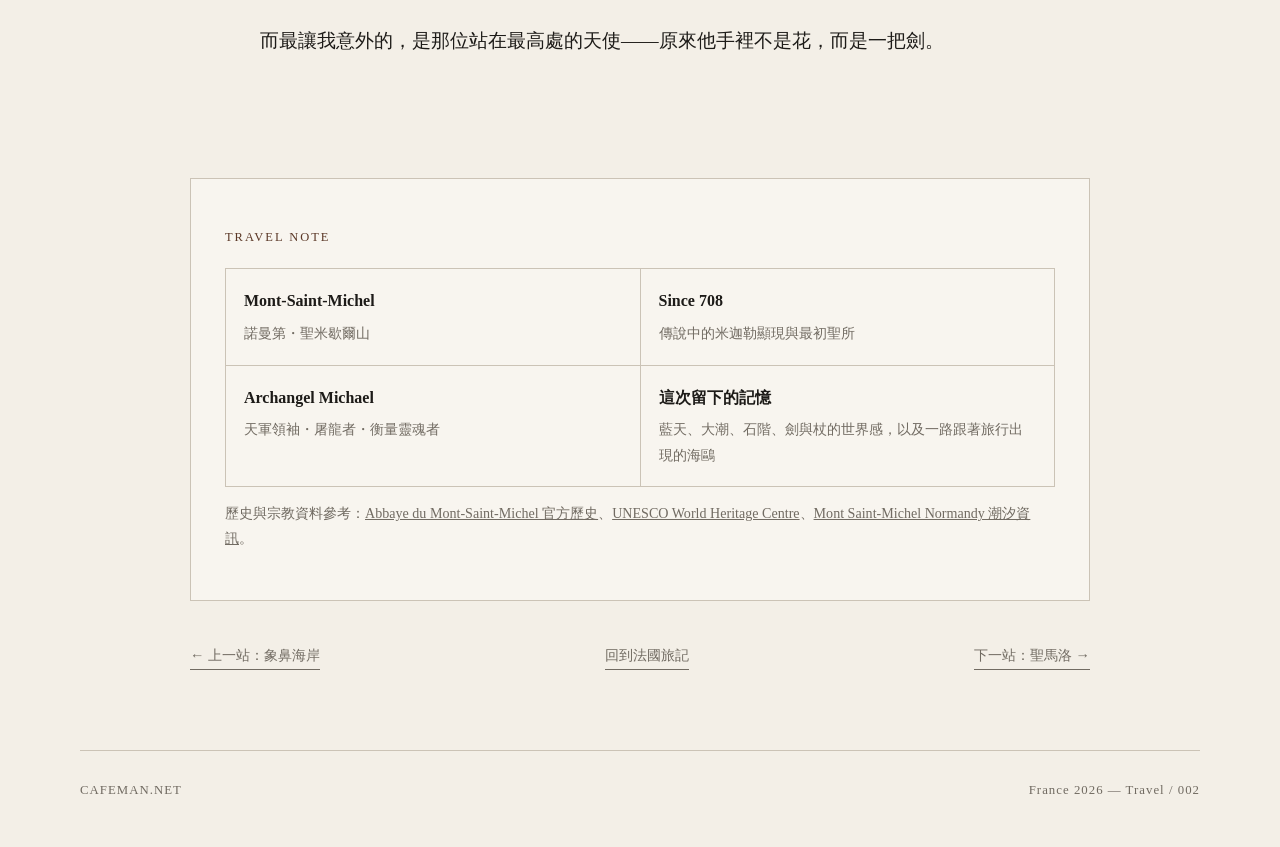
<file: france/mont-saint-michel/index.html>
<!doctype html>
<html lang="zh-Hant">
<head>
<meta charset="utf-8"><meta name="viewport" content="width=device-width,initial-scale=1">
<meta name="description" content="法國旅記第二站：聖米歇爾山。藍天、大潮、一路向上的石階，以及我第一次真正理解：原來米迦勒這位天使，手裡是拿著劍的。">
<title>聖米歇爾山：原來天使，也可以帶著劍｜CAFEMAN</title>
<link rel="stylesheet" href="../../styles.css">
</head>
<body>
<header class="site-header"><a class="brand" href="../../index.html">CAFEMAN</a><nav><a href="../../index.html">首頁</a><a href="../index.html">法國旅記</a><a href="../../paris/index.html">巴黎篇</a><a href="../../culture/index.html">咖啡館</a></nav></header>

<main class="article-main">
<article class="longform">
<header class="article-hero">
<p class="eyebrow">France / Normandy / Mont-Saint-Michel</p>
<h1>聖米歇爾山：<br>原來天使，也可以帶著劍</h1>
<p class="article-deck">好天氣、大潮、一路向上的石階，還有一座把修道院、城牆、傳說與戰爭全部堆在同一塊岩石上的山。到了這裡，我才第一次真正理解：米迦勒不是童話裡柔軟的翅膀。</p>
<div class="article-meta"><span>法國旅記 002</span><span>Mont-Saint-Michel・Normandie</span><span>2026 年 9 月</span></div>
</header>

<figure class="story-hero">
<img src="../../assets/images/mont-saint-michel/IMG_2908.jpeg" alt="晴天下從水面遠望聖米歇爾山與倒影" loading="eager" fetchpriority="high" decoding="async">
<figcaption>法國旅程裡很幸運的一天：藍天、平靜水面，聖米歇爾山像一整座世界從海灣裡長出來。</figcaption>
</figure>

<div class="article-body">
<p class="dropcap">從遠處第一次看到聖米歇爾山時，它不像一棟建築。</p>
<p>比較像一整座世界，從水面上長了出來。</p>
<p>那天天氣好得有點不像話。天空很藍，光線乾淨，海面把整座山的輪廓映回來；而我在出發前就已經透過 ChatGPT 的行前導覽知道，這幾天正落在九月一輪大潮附近。真正站在現場時，那件事才從「行前資料」變成眼前的地理感：聖米歇爾山之所以迷人，不只是因為修道院蓋得高，而是因為潮水真的會改變它和陸地之間的關係。</p>
<p>運氣很好。</p>
<p>旅行有時候就是這樣。同一個地方，陰天、退潮、下雨，也都還是它；但偏偏這一天，藍天、海水、倒影和那座山都在。</p>

<blockquote><p>有些景點是站到面前才覺得「原來如此」；聖米歇爾山卻是站到面前之後，反而覺得它比照片更不真實。</p></blockquote>

<h2>先走過水，再往石頭裡面走</h2>
<p>從棧道往山的方向走，最先感覺到的是它的層次。</p>

<figure class="story-photo portrait">
<img src="../../assets/images/mont-saint-michel/IMG_2909.jpeg" alt="走向聖米歇爾山的棧道與旅人合照" loading="lazy" decoding="async">
<figcaption>從棧道走近它時，遠方那個剪影開始一層一層變成城牆、屋頂、石階和修道院。</figcaption>
</figure>
<p>遠看時是一座尖塔；走近之後，底下先變成城牆，再變成房子、巷道、店鋪；繼續往上，石階把人一層一層往修道院送。這種「下方是村落，上方是宗教建築，外面又包著防禦工事」的結構，和一般平地上的教堂完全不同。</p>
<p>它不是把一棟教堂放在山頂，而是把整座岩山本身變成了建築的一部分。</p>

<h2>那些階梯，居然沒有想像中可怕</h2>
<p>聖米歇爾山一路往上的階梯不少，而且很多地方狹窄、坡度也很直接。</p>
<p>但這次我反而很明顯感覺到：平常的訓練真的有用。</p>
<p>跑步、騎車、爬坡累積下來的體能，讓我可以一路往上，沒有被那些石階拆成一段一段地休息。當然不是說它變成平路，而是呼吸和腿都還在自己的控制裡。對旅遊來說，這種差別很實際——別人在想「還有幾階」，我可以把注意力留給牆、光線、屋頂和那些突然從巷子裡冒出來的角度。</p>
<p>在象鼻海岸，我第一次感覺體能讓我「多看了一點」；到了聖米歇爾山，它更像讓我「不中斷地走進去」。</p>

<figure class="story-photo portrait">
<img src="../../assets/images/mont-saint-michel/IMG_2910.jpeg" alt="聖米歇爾山城牆旁向上的石階與遊客" loading="lazy" decoding="async">
<figcaption>一路向上的石階不少，但這一次沒有把我拆成一段一段地休息。平日累積的腿力，在旅行裡變成了真正的餘裕。</figcaption>
</figure>

<h2>原來這裡的天使，不是柔軟的那一種</h2>
<p>我原本對「天使」的印象，其實很普通：翅膀、光、神聖感，大概就這樣。</p>
<p>直到行前查聖米歇爾山，我才第一次碰到所謂的天使學，也才知道米迦勒在基督宗教傳統裡不是一個裝飾性的角色。</p>
<p>修道院官方對他的描述非常直接：米迦勒是「天軍的領袖」。在《啟示錄》的意象裡，他率領天使與龍戰鬥；到了中世紀，他又被理解為引導亡者、在最後審判時衡量靈魂的人。所以他的典型形象不是拿著花，而是拿著劍，有時另一手還會拿著天秤。</p>
<p>突然之間，山頂那尊金色天使的意義就完全不一樣了。</p>
<p>原來這整座山，不只是「以某位天使命名」；它在中世紀人的世界裡，本來就是一個和守護、戰鬥、審判、救贖連在一起的地方。</p>

<figure class="story-photo portrait">
<img src="../../assets/images/mont-saint-michel/IMG_2916.jpeg" alt="聖米歇爾山修道院內以大天使米迦勒與宗教傳說為題的浮雕" loading="lazy" decoding="async">
<figcaption>走進修道院後，米迦勒不再只是尖塔頂端遠遠的一個名字。石牆上的天使形象，把「天軍領袖」這件事變成了真正看得見的歷史語言。</figcaption>
</figure>

<h2>一場夢，最後蓋成了一座山</h2>
<p>依照聖米歇爾山流傳至今的傳說，故事從西元 708 年開始。</p>
<p>阿夫朗什的主教 Aubert 據說三次在夢中見到米迦勒，並被要求在當時稱作 Mont-Tombe 的岩山上建立聖所。966 年，諾曼第公爵又讓本篤會修士進駐；之後幾百年間，修道院不斷往上、往外生長。</p>
<p>到了 11 世紀，羅馬式修道院教堂開始建立；13 世紀又出現那組後來被直接稱作 <em>La Merveille</em>——「奇蹟」——的哥德式建築群。因為山頂能用的平面根本不夠，建築師只好把空間一層一層疊起來，讓餐廳、迴廊、接待空間與宗教空間沿著岩山向上發展。</p>
<p>這也是為什麼人在裡面走時，常常搞不清楚自己到底在山的哪一面、哪一層。你不是在參觀一棟建築，而是在一個垂直的迷宮裡移動。</p>

<figure class="story-photo portrait">
<img src="../../assets/images/mont-saint-michel/IMG_2915.jpeg" alt="聖米歇爾山修道院門票與通往修道院的階梯" loading="lazy" decoding="async">
<figcaption>拿著修道院門票繼續往上。這條路不只是參觀動線，也讓人多少能想像昔日朝聖者一路登高的節奏。</figcaption>
</figure>

<figure class="story-photo portrait">
<img src="../../assets/images/mont-saint-michel/IMG_2911.jpeg" alt="聖米歇爾山修道院教堂正面與尖塔" loading="lazy" decoding="async">
<figcaption>真正走到修道院面前，才會發現遠方那根尖塔下面，其實壓著一整套厚重而漫長的建築史。</figcaption>
</figure>

<h2>很像動畫裡「劍與杖」的世界——而且它真的打過仗</h2>
<p>如果只看照片，聖米歇爾山很容易被拍得浪漫。</p>
<p>可真正走進石牆、塔樓、長階梯與那些仰角之後，我腦子裡浮出的反而是動畫或 RPG 裡的「劍與杖」世界：修道院、城牆、尖塔、守衛、狹窄石階，彷彿下一個轉角就會遇到穿鎧甲的人。</p>
<p>更妙的是，這種感覺並不完全是幻想。</p>
<p>百年戰爭期間，聖米歇爾山確實因為它的地形與防禦工事成為重要據點；官方資料記載，這裡的軍事設施曾讓它撐過長時間圍攻。宗教聖地與軍事堡壘在同一個地方重疊，難怪整座山會同時有修道院的垂直感，也有城堡的戒備感。</p>
<p>所以我後來愈想愈覺得，那種「動漫世界感」不是我想太多，而是現代奇幻世界本來就大量借用了這套中世紀的視覺語言。</p>

<figure class="story-photo portrait">
<img src="../../assets/images/mont-saint-michel/IMG_2913.jpeg" alt="從聖米歇爾山建築下方向上仰望哥德式修道院與藍天" loading="lazy" decoding="async">
<figcaption>從狹窄的建築縫隙往上看，尖塔、扶壁與厚牆把天空切成幾塊。那種「劍與杖」世界的感覺，在這種仰角下特別強烈。</figcaption>
</figure>

<h2>站在下面仰望，比在遠處看更有壓迫感</h2>
<p>從遠處看聖米歇爾山，最漂亮的是輪廓。</p>
<p>走進去之後，最強烈的反而是尺度。</p>
<p>下面是低矮的石屋與斜屋頂，上面卻直接壓著修道院巨大的牆體。抬頭時，牆、窗、飛扶壁與尖塔幾乎把視野切滿，天空只剩在建築縫隙裡出現。</p>
<p>那種感覺有點奇怪：明明是宗教建築，卻不只讓人覺得神聖，還會讓人感受到重量、秩序和某種權力。</p>
<p>而當你再想到中世紀的人是徒步、踩著泥灘與潮水來朝聖，這條「往上」的路，就不再只是遊客動線。</p>

<figure class="story-photo portrait">
<img src="../../assets/images/mont-saint-michel/IMG_2914.jpeg" alt="從聖米歇爾山村落屋頂仰望上方修道院" loading="lazy" decoding="async">
<figcaption>低矮石屋、斜屋頂與上方龐大的修道院疊在同一個視野裡。聖米歇爾山最迷人的地方之一，就是這種垂直堆疊。</figcaption>
</figure>

<h2>然後，海鷗又出現了</h2>
<p>在象鼻海岸，我已經開始覺得海鷗愈看愈可愛。</p>
<p>到了聖米歇爾山，牠們又出現。</p>
<p>這次背景不是深藍的海，而是大片潮間帶。退潮之後，水線退得非常遠，泥灘與淺水攤開成一整片灰藍色的平面；一隻海鷗就站在前面，神情還是一副「這裡本來就是我的地方」的樣子。</p>

<figure class="story-photo portrait">
<img src="../../assets/images/mont-saint-michel/IMG_2912.jpeg" alt="一隻海鷗站在聖米歇爾山潮間帶前" loading="lazy" decoding="async">
<figcaption>象鼻海岸之後，海鷗又出現了。背景從深藍海面換成大片潮間帶，牠還是一副理所當然住在這裡的樣子。</figcaption>
</figure>
<p>我那時候還沒有刻意把這些小東西串起來，但現在整理照片才發現，旅行裡某些喜歡就是這樣慢慢長出來的。</p>
<p>先是在象鼻海岸多看了幾眼，又在聖米歇爾碰見牠們。這時候我當然還沒有買任何海鷗娃娃，只是那份「愈看愈可愛」的感覺，又被悄悄往前推了一步。</p>
<p>我那時還不知道，下一站聖馬洛，牠們會改成在城牆與屋頂上空叫著、盤旋；也是到了那裡，我才真的把一隻海鷗娃娃買回來。回頭看才發現，購買它的理由不是突然出現的：象鼻海岸先埋了一顆種子，聖米歇爾山又替它添了一點水。</p>

<h2>離開之後，我記得的是一種「垂直」</h2>
<p>如果說象鼻海岸的記憶是向外展開——海岸線、懸崖、天空和還沒走完的路——那聖米歇爾山剛好相反。</p>
<p>它一直叫你往上。</p>
<p>從水面看山，從城門進村，從屋頂走向修道院，最後抬頭看向尖塔最上方的米迦勒。整趟路的方向幾乎都是垂直的。</p>
<p>所以回來以後，我對它最深的記憶甚至不是「很漂亮」。</p>
<p>而是：原來一千多年以前，人可以把信仰、恐懼、戰爭、建築與潮水，全部堆在同一塊石頭上。</p>

<p class="closing">出發前，我只知道聖米歇爾山是一個很有名的法國景點。<br><br>離開時，我才知道自己剛走過的是一座以天使為名、被潮水包圍、在戰爭裡守過城、也讓無數朝聖者一路往上走的山。<br><br>而最讓我意外的，是那位站在最高處的天使——原來他手裡不是花，而是一把劍。</p>
</div>

<aside class="place-note">
<p class="eyebrow">Travel note</p>
<div class="place-note-grid">
<div><strong>Mont-Saint-Michel</strong><span>諾曼第・聖米歇爾山</span></div>
<div><strong>Since 708</strong><span>傳說中的米迦勒顯現與最初聖所</span></div>
<div><strong>Archangel Michael</strong><span>天軍領袖・屠龍者・衡量靈魂者</span></div>
<div><strong>這次留下的記憶</strong><span>藍天、大潮、石階、劍與杖的世界感，以及一路跟著旅行出現的海鷗</span></div>
</div>
<p class="source-note">歷史與宗教資料參考：<a href="https://www.abbaye-mont-saint-michel.fr/en/discover/history-of-the-monument" target="_blank" rel="noopener">Abbaye du Mont-Saint-Michel 官方歷史</a>、<a href="https://whc.unesco.org/en/list/80" target="_blank" rel="noopener">UNESCO World Heritage Centre</a>、<a href="https://www.ot-montsaintmichel.com/en/tide-schedules/" target="_blank" rel="noopener">Mont Saint-Michel Normandy 潮汐資訊</a>。</p>
</aside>

<nav class="article-nav"><a href="../etretat/index.html">← 上一站：象鼻海岸</a><a href="../index.html">回到法國旅記</a><a href="../saint-malo/index.html">下一站：聖馬洛 →</a></nav>
</article>
</main>
<footer><span>CAFEMAN.NET</span><span>France 2026 — Travel / 002</span></footer>
</body>
</html>
</file>
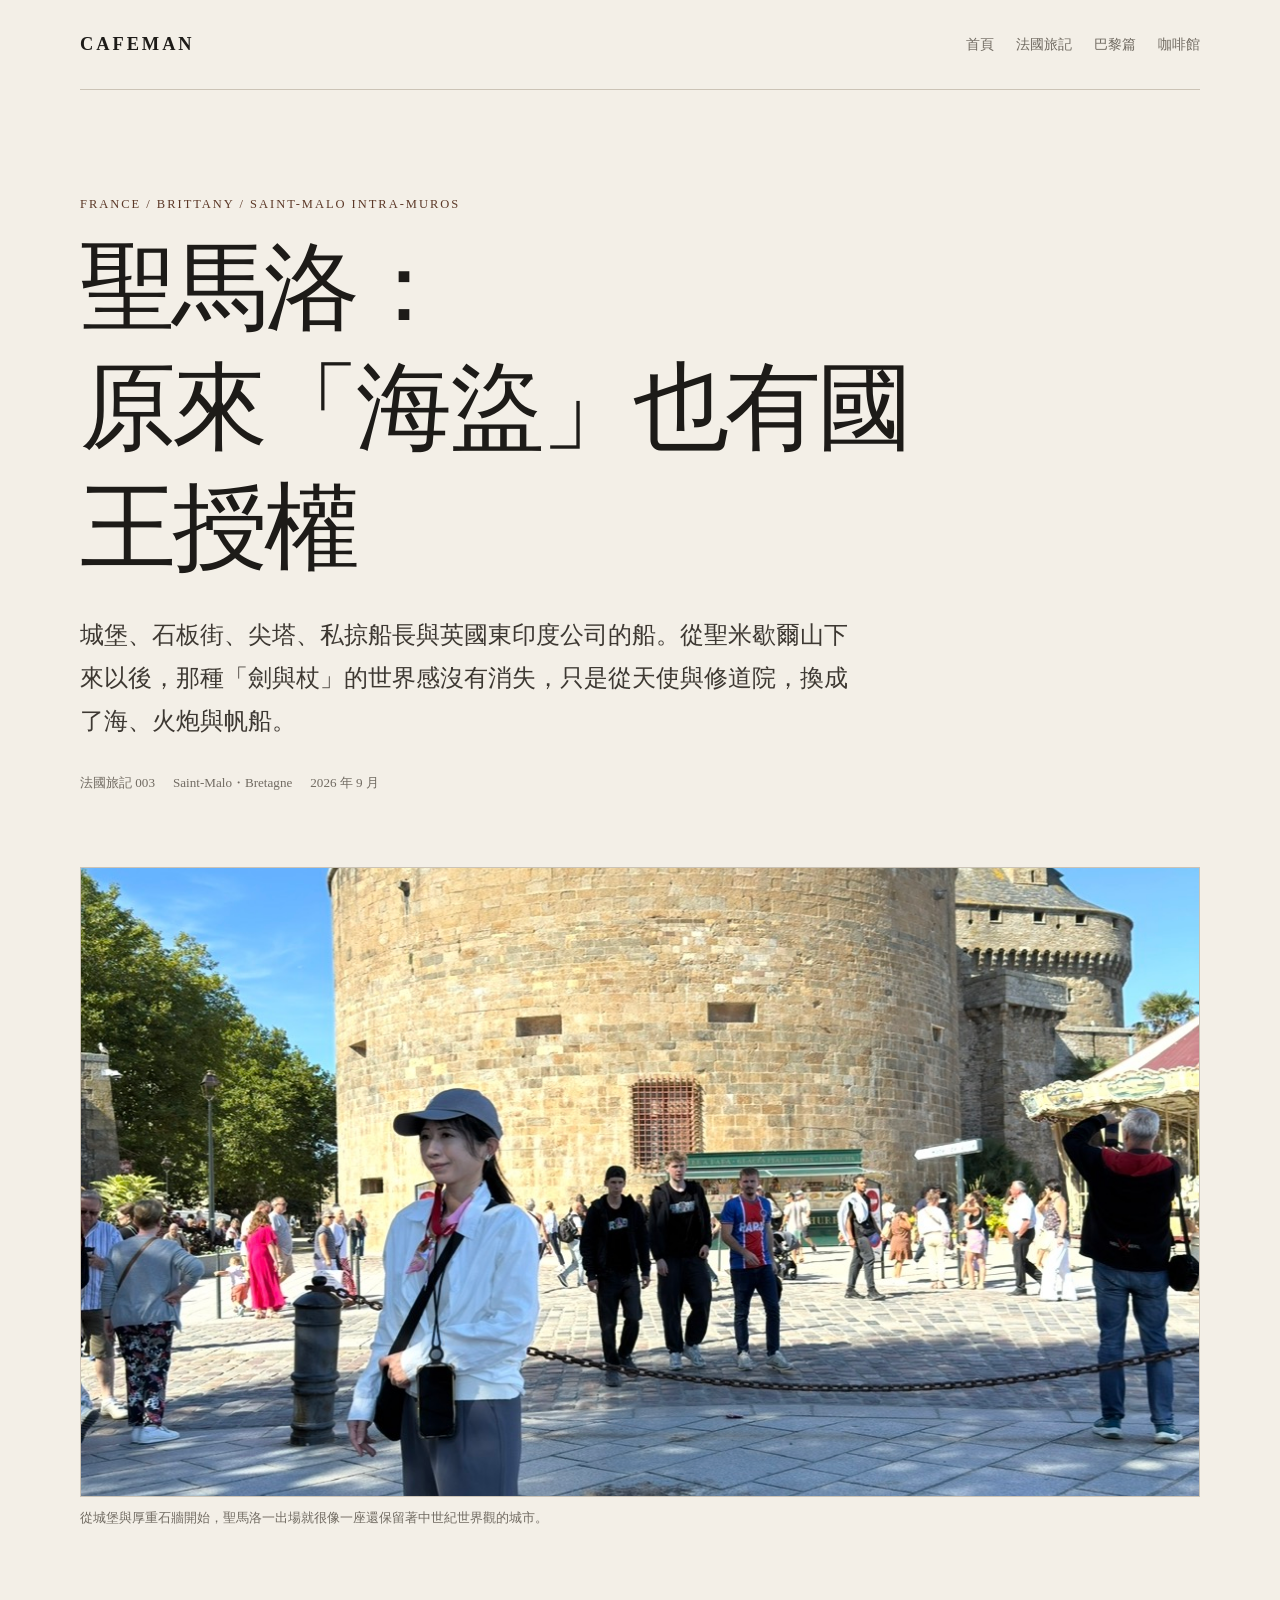
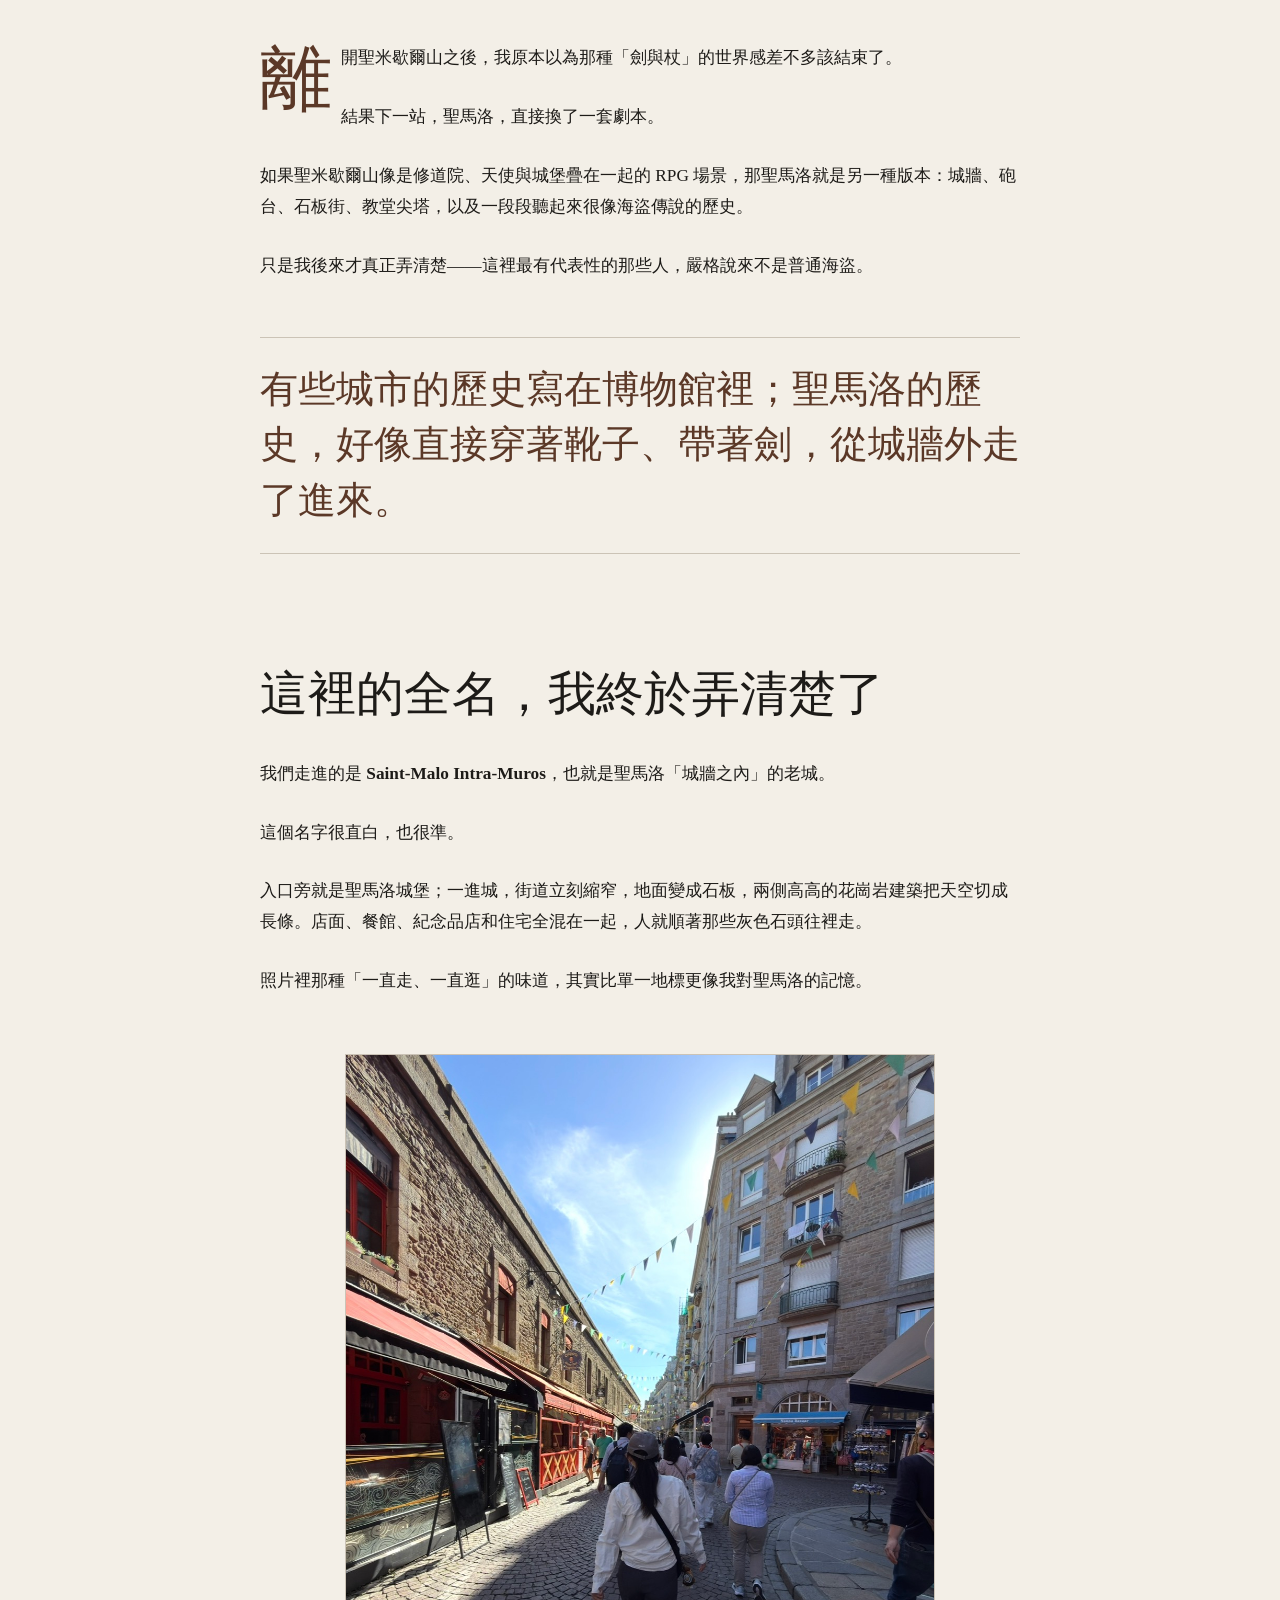
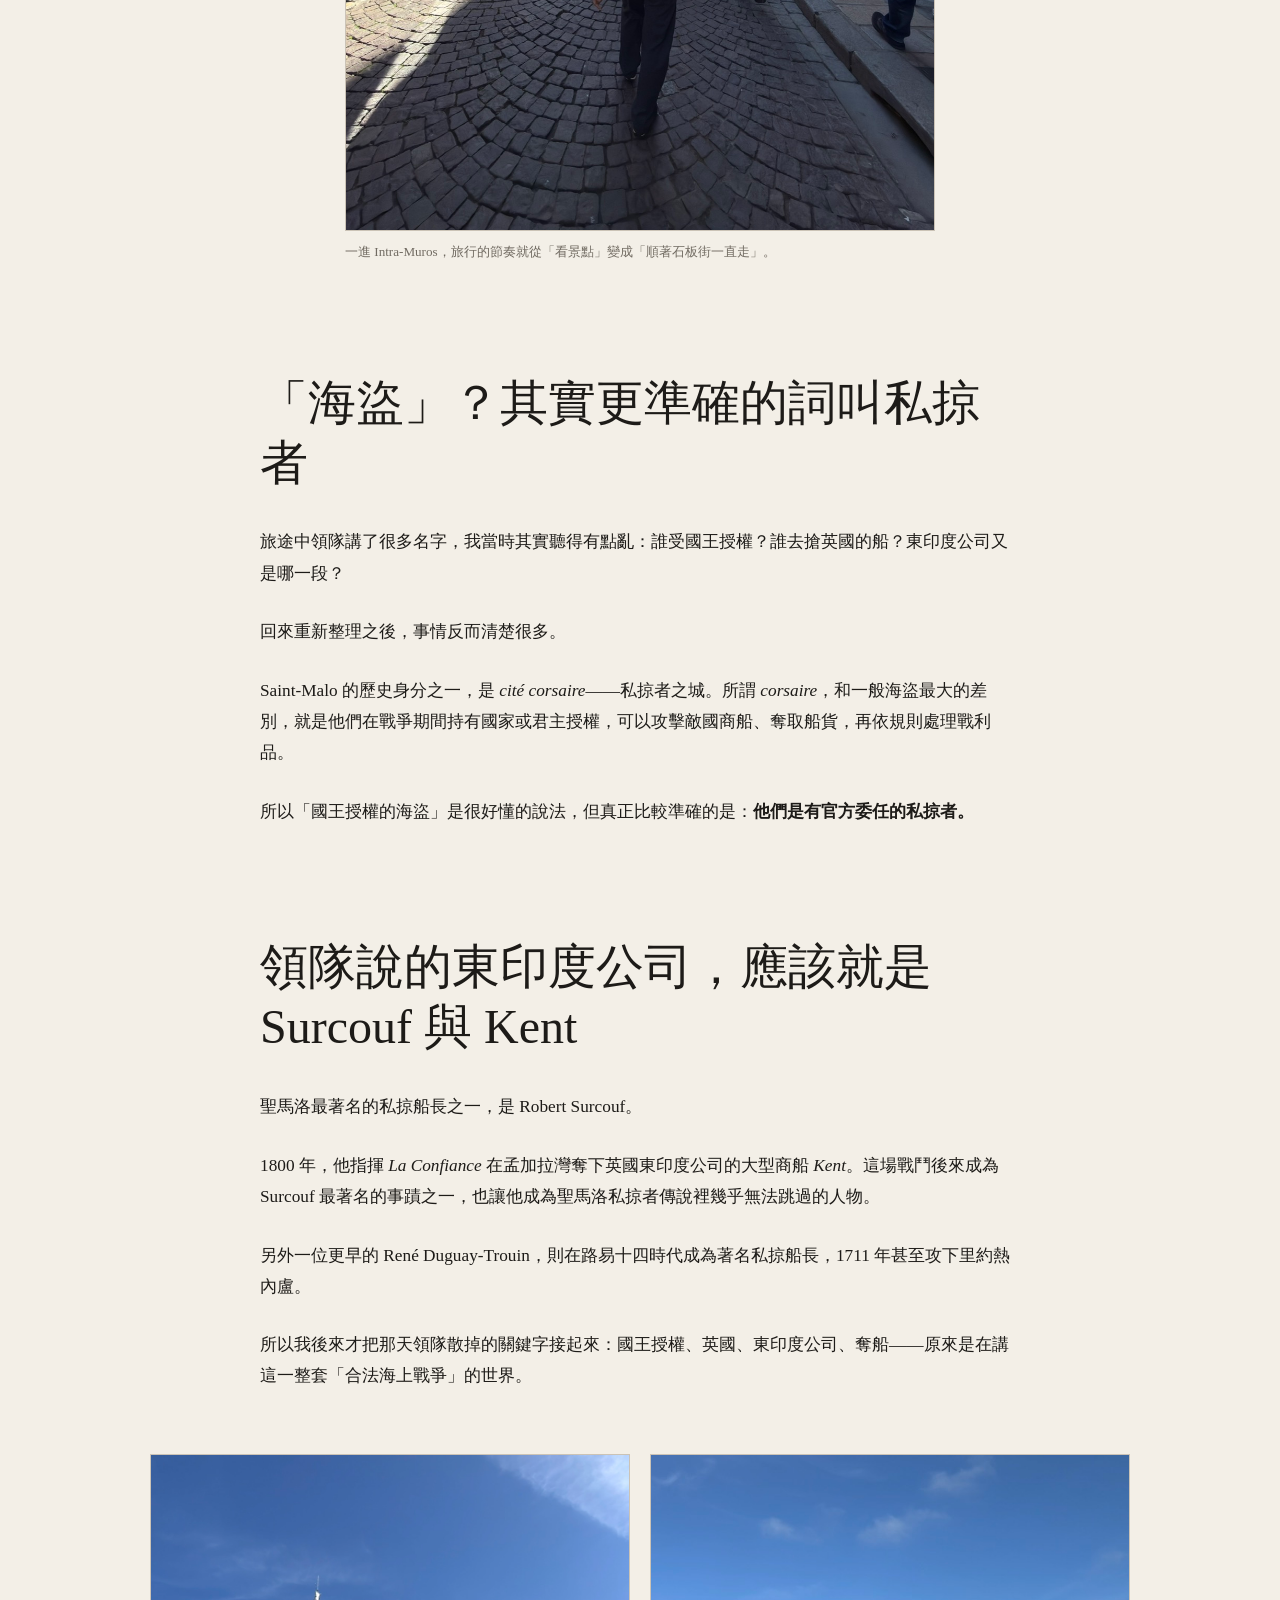
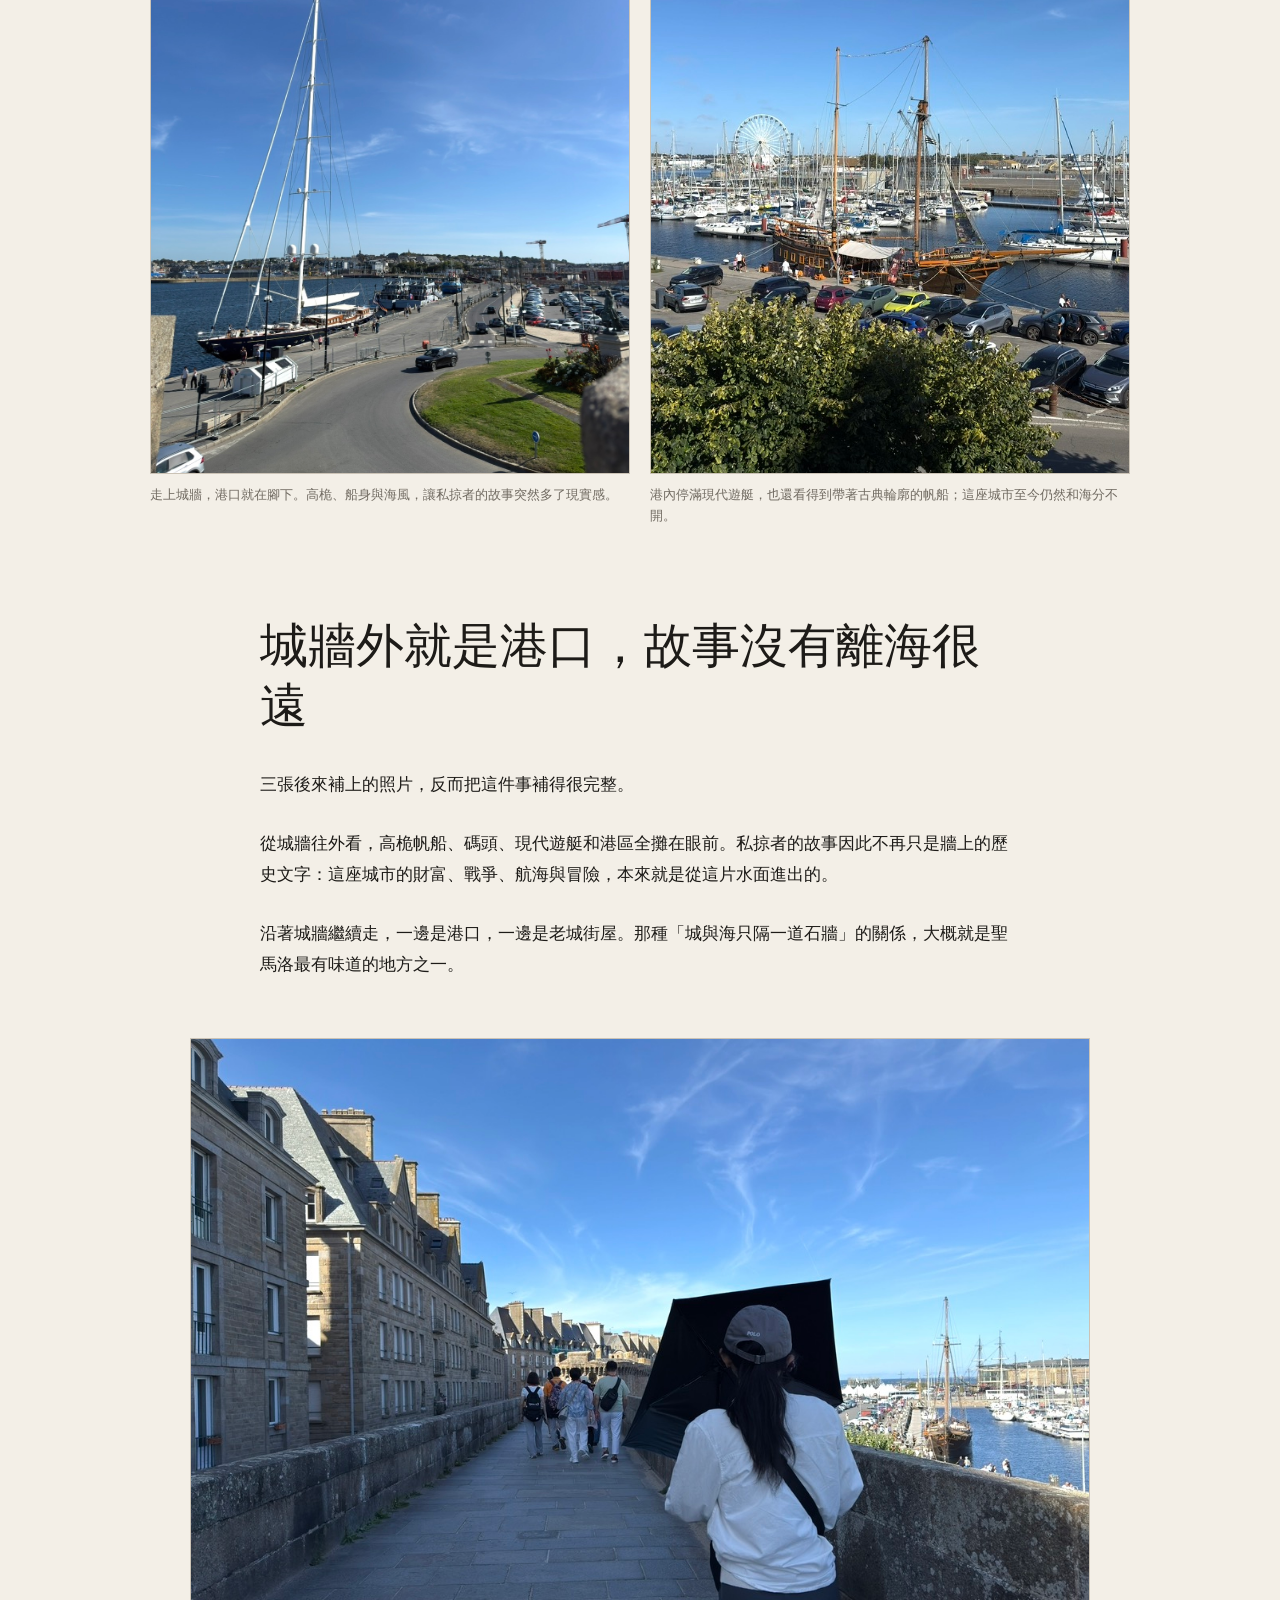
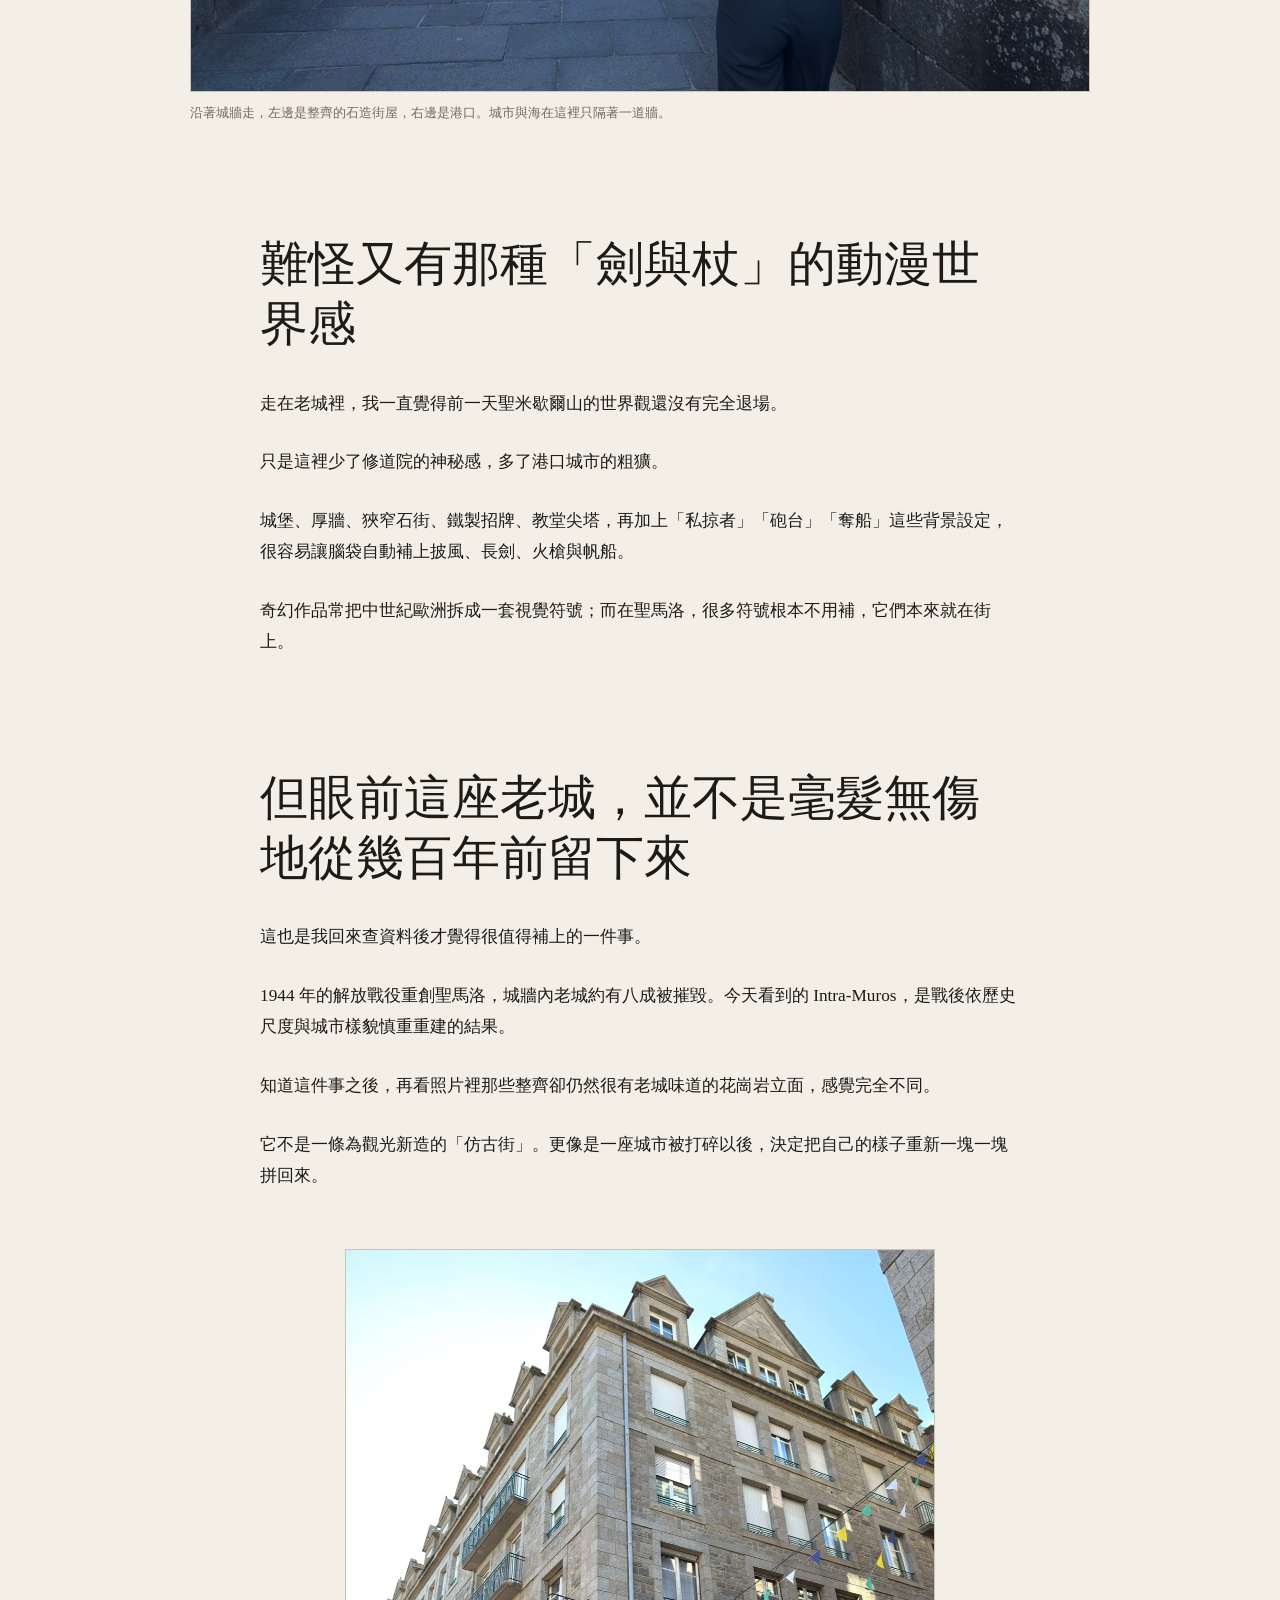
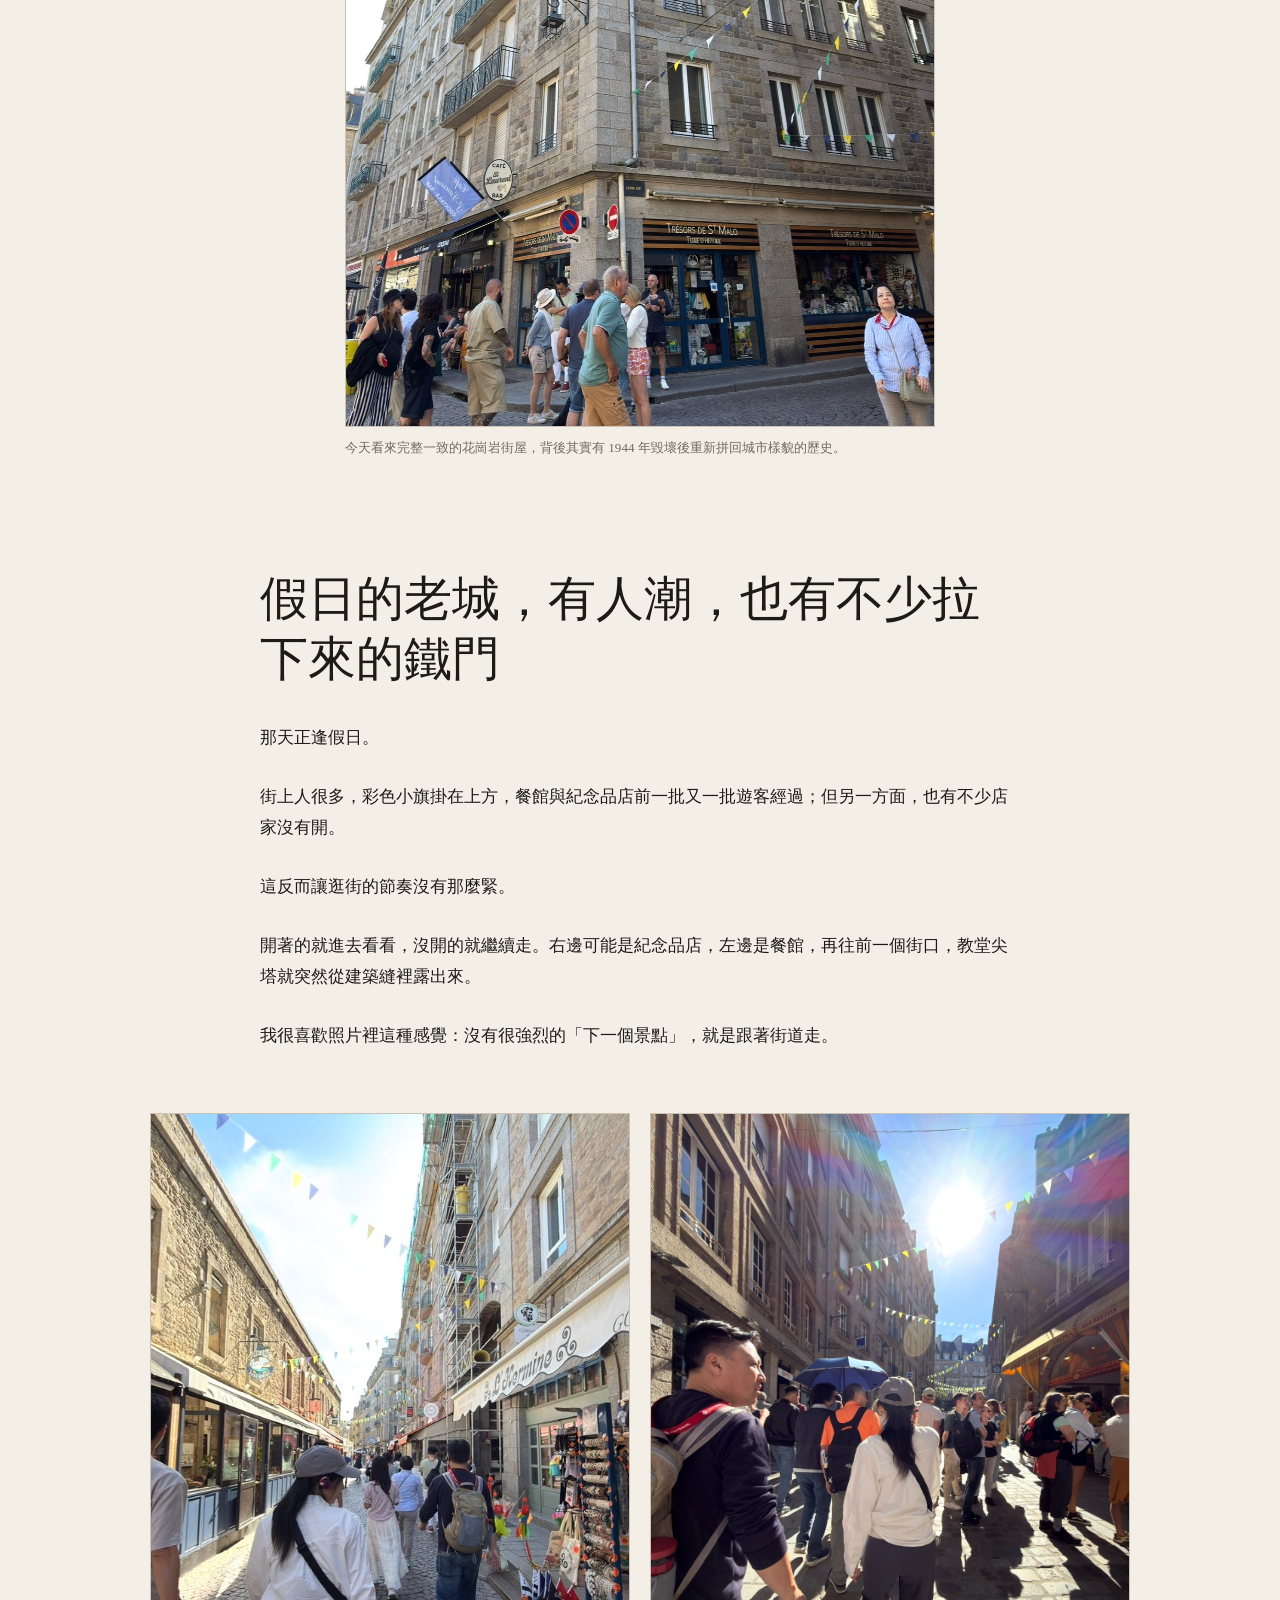
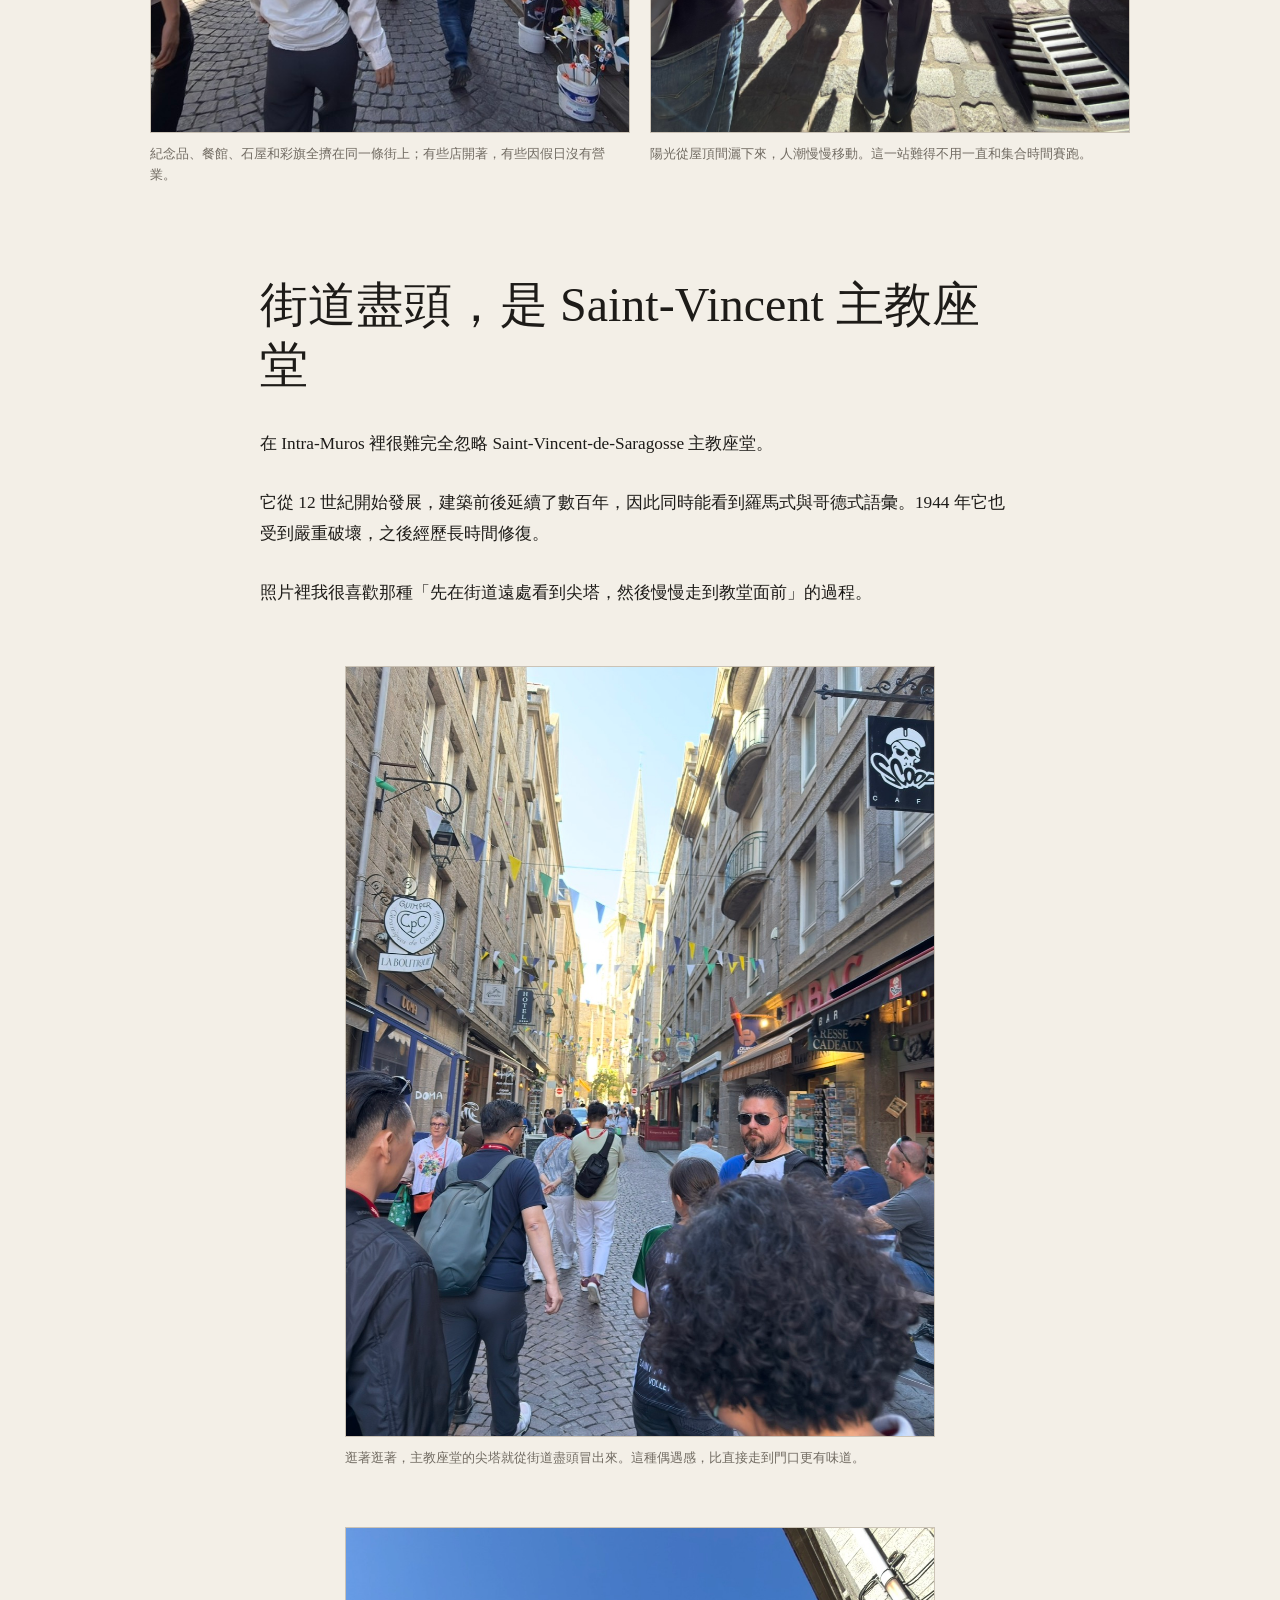
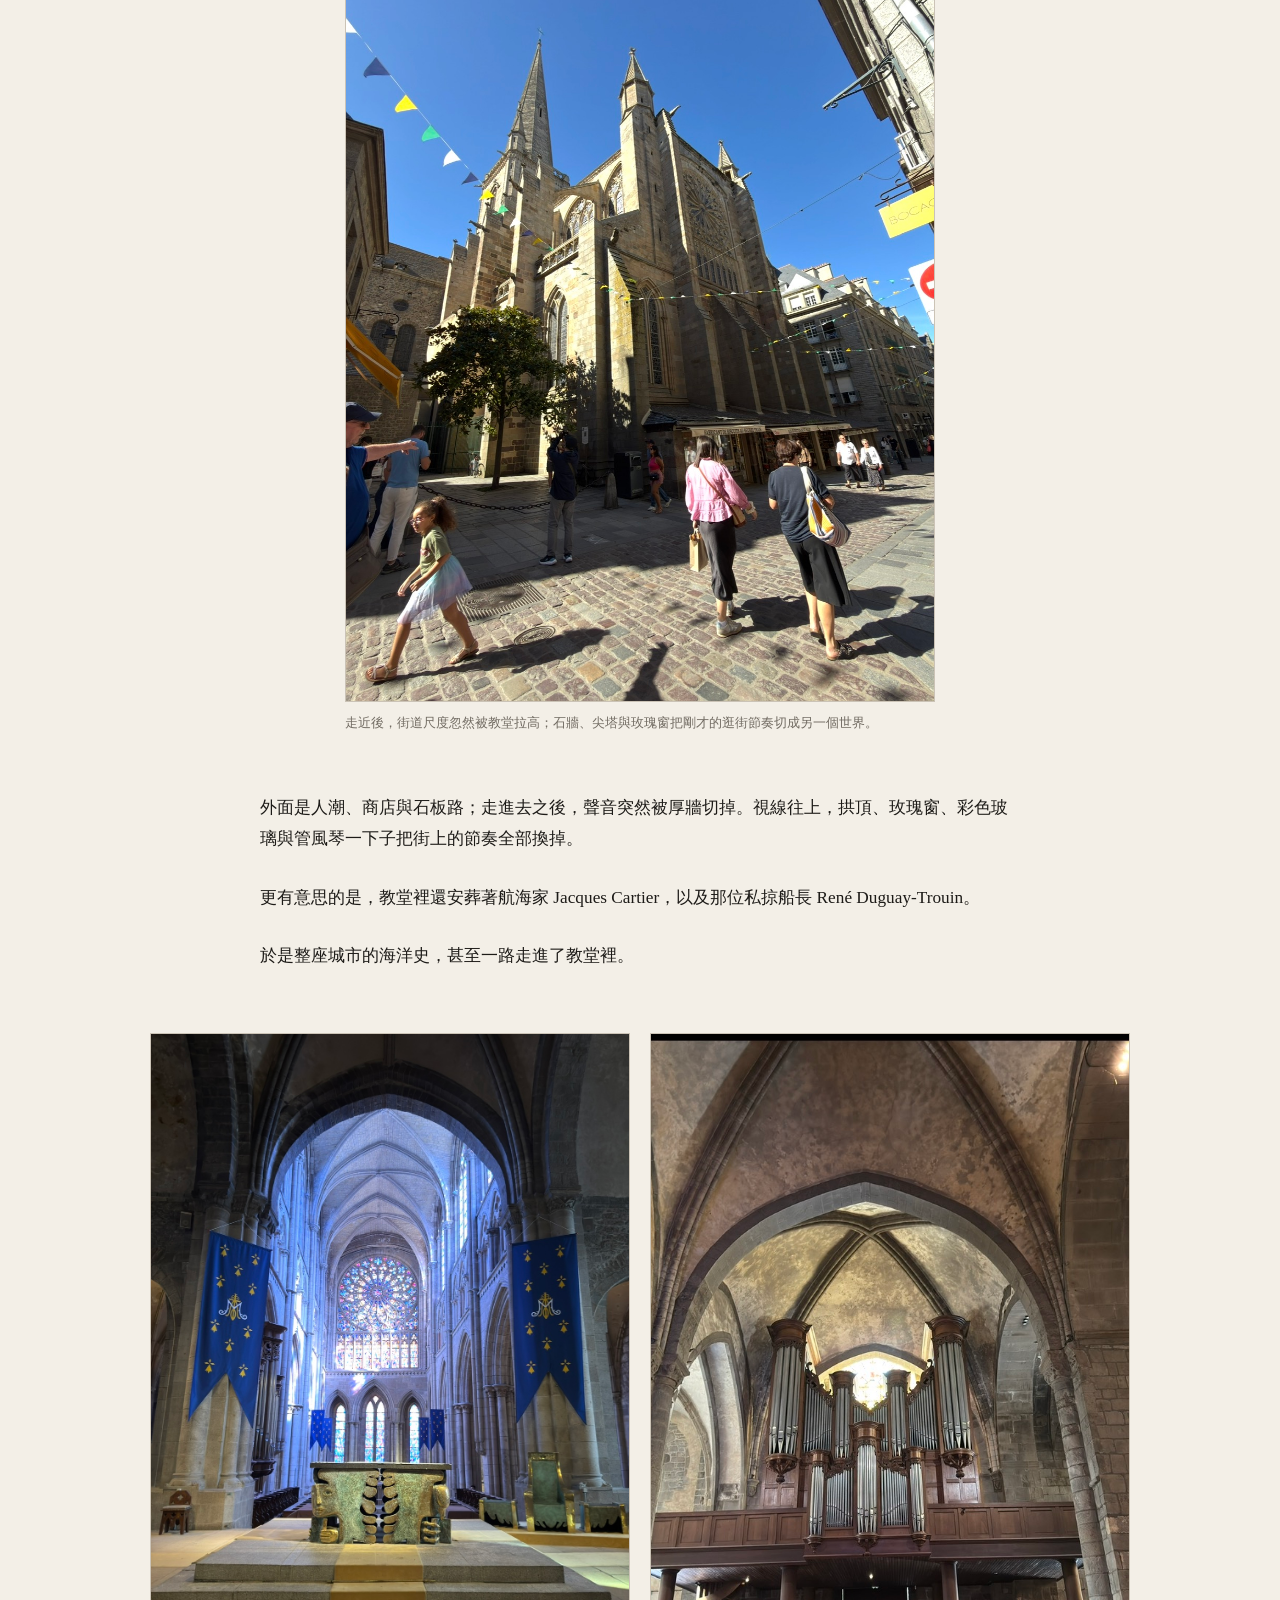
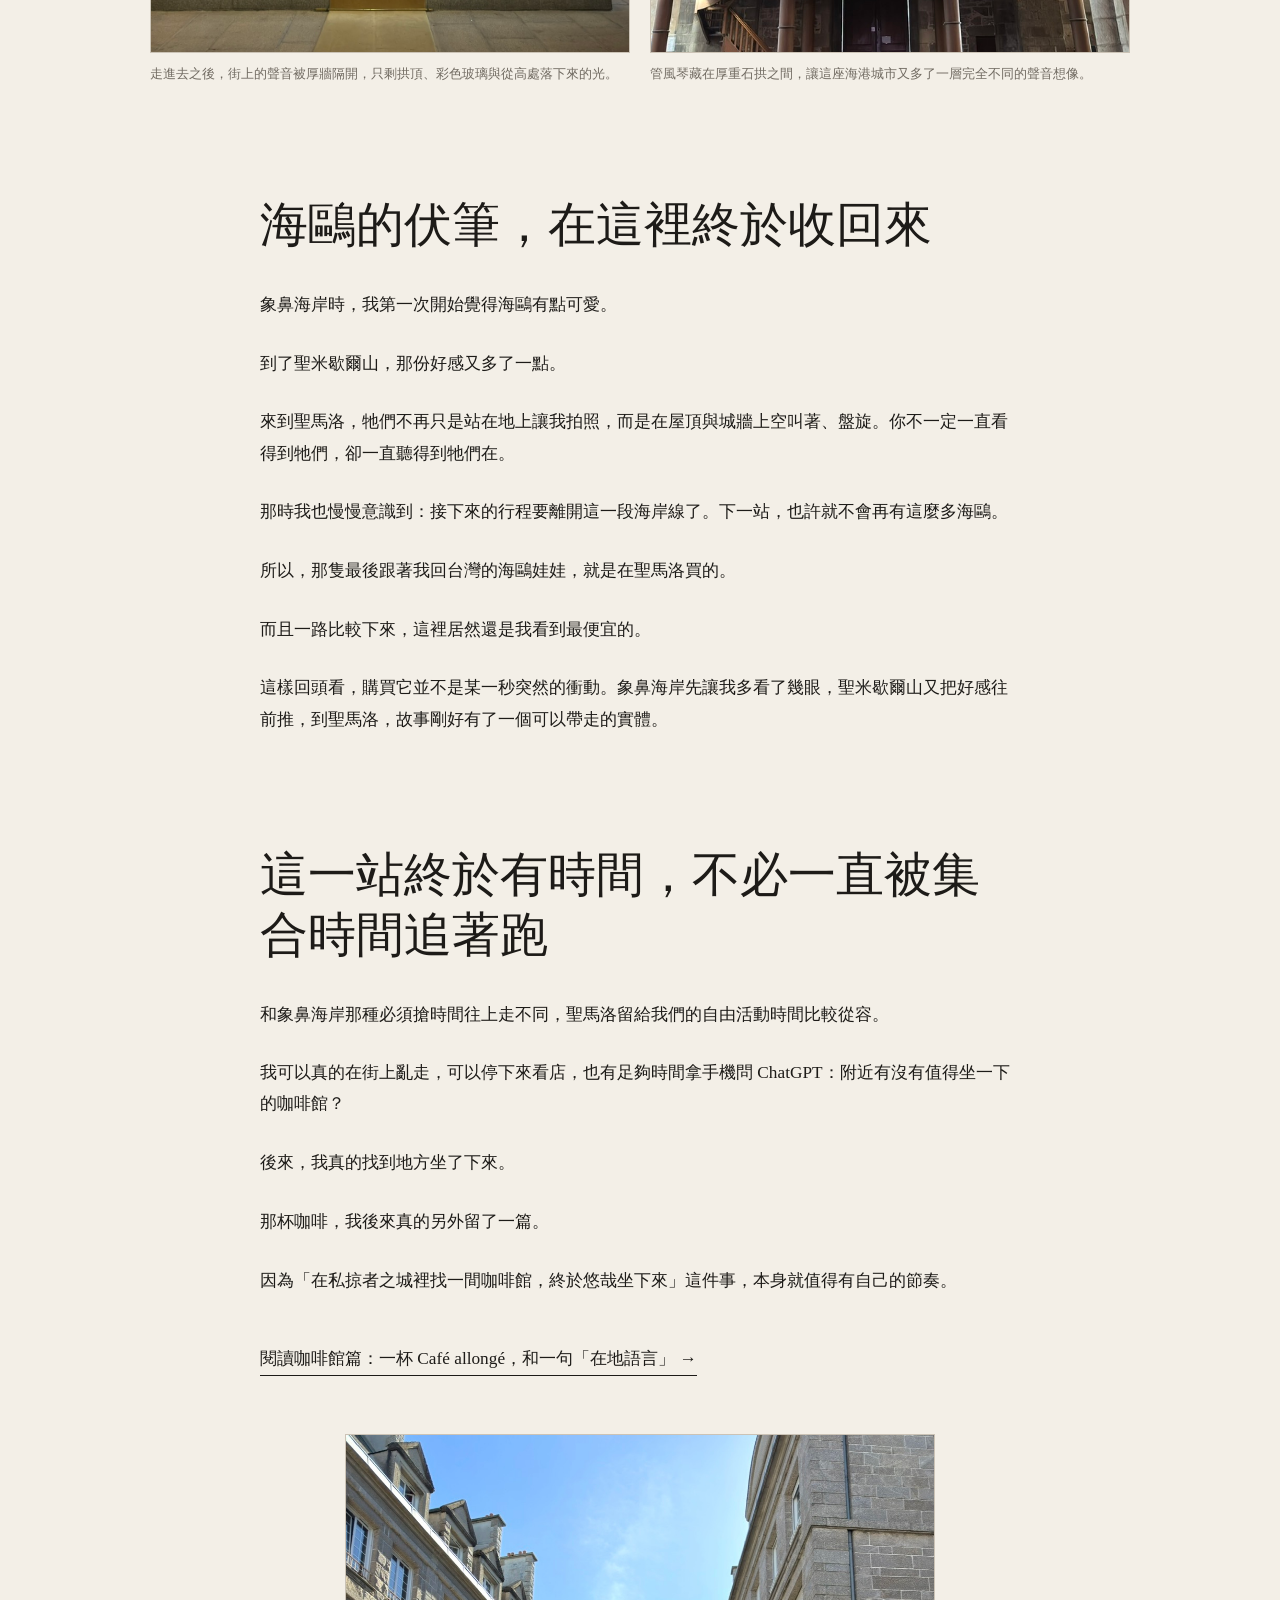
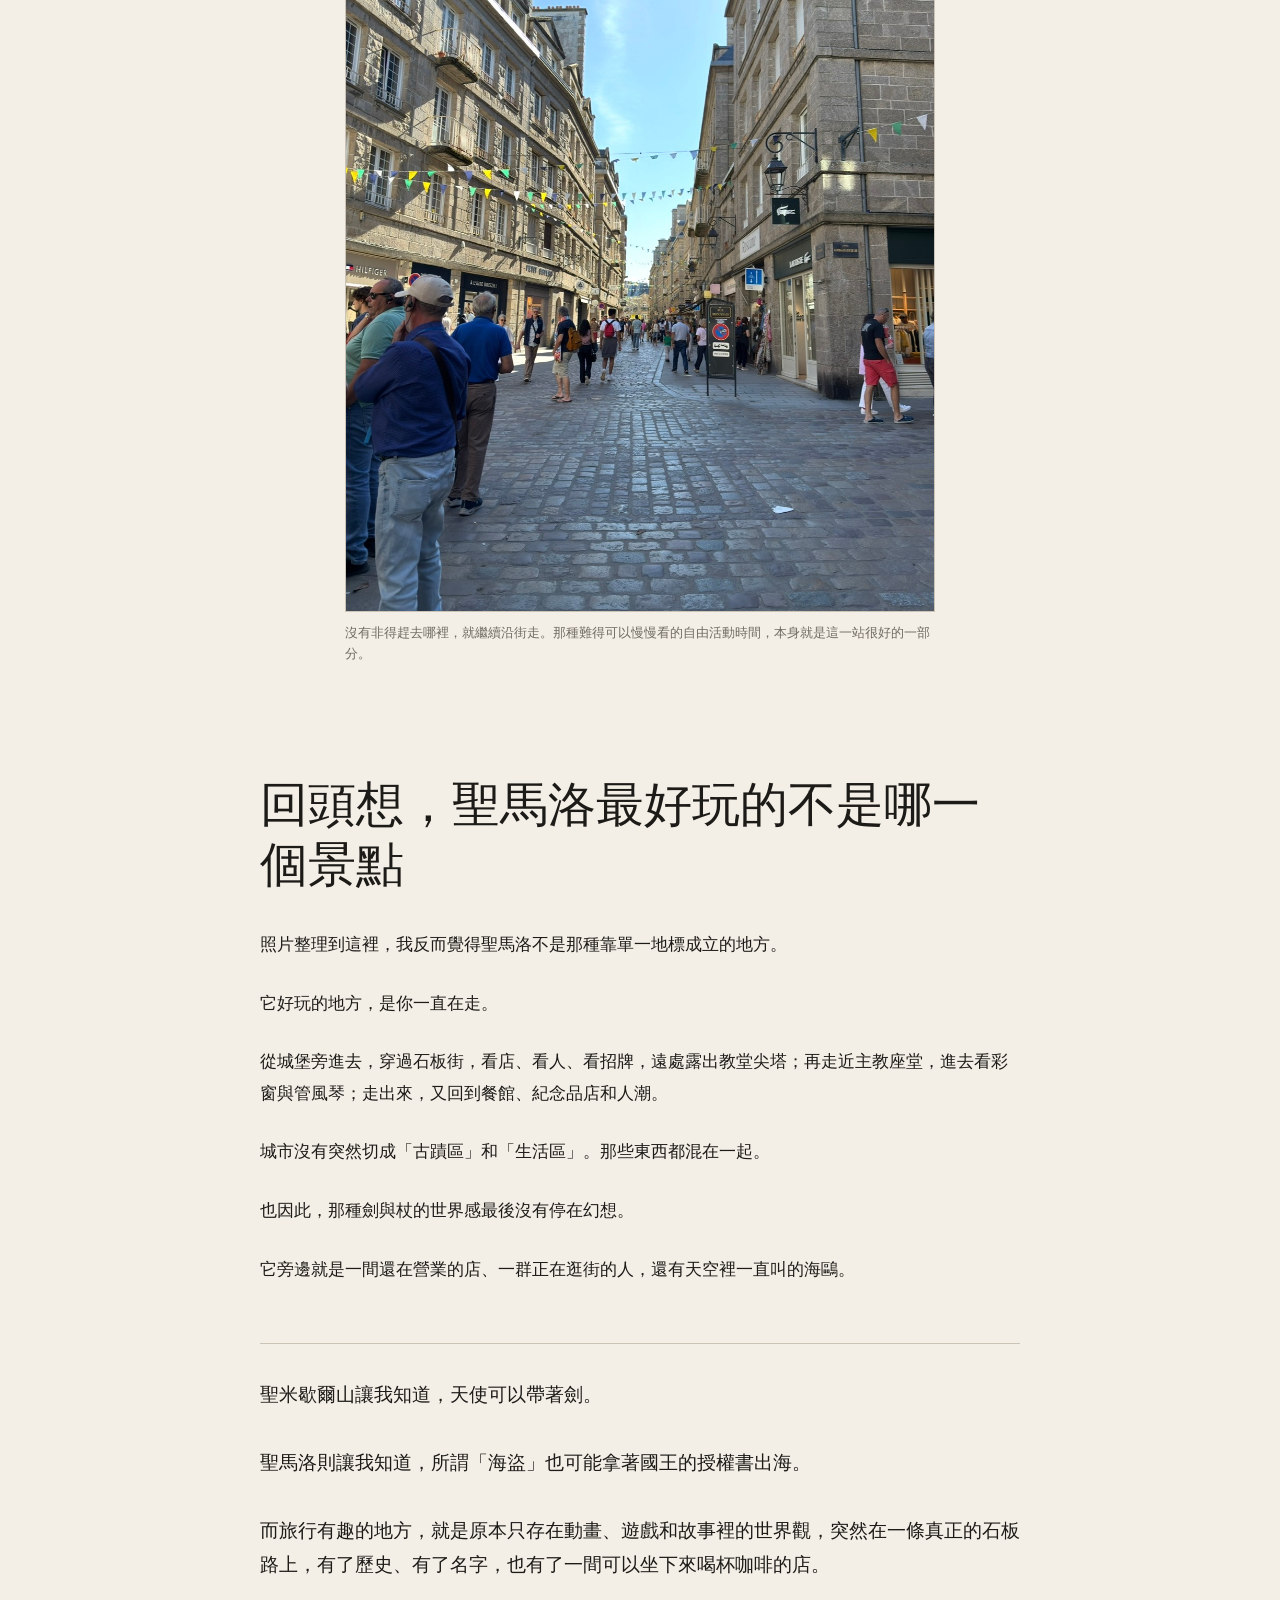
<file: france/saint-malo/index.html>
<!doctype html>
<html lang="zh-Hant">
<head>
<meta charset="utf-8"><meta name="viewport" content="width=device-width,initial-scale=1">
<meta name="description" content="法國旅記第三站：聖馬洛 Saint-Malo Intra-Muros。從私掠者、城堡與石板街，到聖文森主教座堂與那隻終於買下的海鷗娃娃。">
<title>聖馬洛：原來「海盜」也有國王授權｜CAFEMAN</title>
<link rel="stylesheet" href="../../styles.css">
</head>
<body>
<header class="site-header"><a class="brand" href="../../index.html">CAFEMAN</a><nav><a href="../../index.html">首頁</a><a href="../index.html">法國旅記</a><a href="../../paris/index.html">巴黎篇</a><a href="../../culture/index.html">咖啡館</a></nav></header>

<main class="article-main">
<article class="longform">
<header class="article-hero">
<p class="eyebrow">France / Brittany / Saint-Malo Intra-Muros</p>
<h1>聖馬洛：<br>原來「海盜」也有國王授權</h1>
<p class="article-deck">城堡、石板街、尖塔、私掠船長與英國東印度公司的船。從聖米歇爾山下來以後，那種「劍與杖」的世界感沒有消失，只是從天使與修道院，換成了海、火炮與帆船。</p>
<div class="article-meta"><span>法國旅記 003</span><span>Saint-Malo・Bretagne</span><span>2026 年 9 月</span></div>
</header>

<figure class="story-hero">
<img src="../../assets/images/saint-malo/IMG_2917.jpeg" alt="聖馬洛城堡與城牆入口，旅人在廣場前留影" loading="eager" fetchpriority="high" decoding="async">
<figcaption>從城堡與厚重石牆開始，聖馬洛一出場就很像一座還保留著中世紀世界觀的城市。</figcaption>
</figure>

<div class="article-body">
<p class="dropcap">離開聖米歇爾山之後，我原本以為那種「劍與杖」的世界感差不多該結束了。</p>
<p>結果下一站，聖馬洛，直接換了一套劇本。</p>
<p>如果聖米歇爾山像是修道院、天使與城堡疊在一起的 RPG 場景，那聖馬洛就是另一種版本：城牆、砲台、石板街、教堂尖塔，以及一段段聽起來很像海盜傳說的歷史。</p>
<p>只是我後來才真正弄清楚——這裡最有代表性的那些人，嚴格說來不是普通海盜。</p>

<blockquote><p>有些城市的歷史寫在博物館裡；聖馬洛的歷史，好像直接穿著靴子、帶著劍，從城牆外走了進來。</p></blockquote>

<h2>這裡的全名，我終於弄清楚了</h2>
<p>我們走進的是 <strong>Saint-Malo Intra-Muros</strong>，也就是聖馬洛「城牆之內」的老城。</p>
<p>這個名字很直白，也很準。</p>
<p>入口旁就是聖馬洛城堡；一進城，街道立刻縮窄，地面變成石板，兩側高高的花崗岩建築把天空切成長條。店面、餐館、紀念品店和住宅全混在一起，人就順著那些灰色石頭往裡走。</p>
<p>照片裡那種「一直走、一直逛」的味道，其實比單一地標更像我對聖馬洛的記憶。</p>

<figure class="story-photo portrait">
<img src="../../assets/images/saint-malo/IMG_2918.jpeg" alt="聖馬洛城牆內老城的石板街、旗幟與行人" loading="lazy" decoding="async">
<figcaption>一進 Intra-Muros，旅行的節奏就從「看景點」變成「順著石板街一直走」。</figcaption>
</figure>

<h2>「海盜」？其實更準確的詞叫私掠者</h2>
<p>旅途中領隊講了很多名字，我當時其實聽得有點亂：誰受國王授權？誰去搶英國的船？東印度公司又是哪一段？</p>
<p>回來重新整理之後，事情反而清楚很多。</p>
<p>Saint-Malo 的歷史身分之一，是 <em>cité corsaire</em>——私掠者之城。所謂 <em>corsaire</em>，和一般海盜最大的差別，就是他們在戰爭期間持有國家或君主授權，可以攻擊敵國商船、奪取船貨，再依規則處理戰利品。</p>
<p>所以「國王授權的海盜」是很好懂的說法，但真正比較準確的是：<strong>他們是有官方委任的私掠者。</strong></p>

<h2>領隊說的東印度公司，應該就是 Surcouf 與 Kent</h2>
<p>聖馬洛最著名的私掠船長之一，是 Robert Surcouf。</p>
<p>1800 年，他指揮 <em>La Confiance</em> 在孟加拉灣奪下英國東印度公司的大型商船 <em>Kent</em>。這場戰鬥後來成為 Surcouf 最著名的事蹟之一，也讓他成為聖馬洛私掠者傳說裡幾乎無法跳過的人物。</p>
<p>另外一位更早的 René Duguay-Trouin，則在路易十四時代成為著名私掠船長，1711 年甚至攻下里約熱內盧。</p>
<p>所以我後來才把那天領隊散掉的關鍵字接起來：國王授權、英國、東印度公司、奪船——原來是在講這一整套「合法海上戰爭」的世界。</p>

<div class="story-pair">
<figure>
<img src="../../assets/images/saint-malo/IMG_2927.jpeg" alt="從聖馬洛城牆望向港口與高桅帆船" loading="lazy" decoding="async">
<figcaption>走上城牆，港口就在腳下。高桅、船身與海風，讓私掠者的故事突然多了現實感。</figcaption>
</figure>
<figure>
<img src="../../assets/images/saint-malo/IMG_2928.jpeg" alt="聖馬洛港內的帆船、遊艇與碼頭景色" loading="lazy" decoding="async">
<figcaption>港內停滿現代遊艇，也還看得到帶著古典輪廓的帆船；這座城市至今仍然和海分不開。</figcaption>
</figure>
</div>

<h2>城牆外就是港口，故事沒有離海很遠</h2>
<p>三張後來補上的照片，反而把這件事補得很完整。</p>
<p>從城牆往外看，高桅帆船、碼頭、現代遊艇和港區全攤在眼前。私掠者的故事因此不再只是牆上的歷史文字：這座城市的財富、戰爭、航海與冒險，本來就是從這片水面進出的。</p>
<p>沿著城牆繼續走，一邊是港口，一邊是老城街屋。那種「城與海只隔一道石牆」的關係，大概就是聖馬洛最有味道的地方之一。</p>

<figure class="story-photo">
<img src="../../assets/images/saint-malo/IMG_2929.jpeg" alt="沿聖馬洛城牆步道行走，右側可俯瞰港口" loading="lazy" decoding="async">
<figcaption>沿著城牆走，左邊是整齊的石造街屋，右邊是港口。城市與海在這裡只隔著一道牆。</figcaption>
</figure>

<h2>難怪又有那種「劍與杖」的動漫世界感</h2>
<p>走在老城裡，我一直覺得前一天聖米歇爾山的世界觀還沒有完全退場。</p>
<p>只是這裡少了修道院的神秘感，多了港口城市的粗獷。</p>
<p>城堡、厚牆、狹窄石街、鐵製招牌、教堂尖塔，再加上「私掠者」「砲台」「奪船」這些背景設定，很容易讓腦袋自動補上披風、長劍、火槍與帆船。</p>
<p>奇幻作品常把中世紀歐洲拆成一套視覺符號；而在聖馬洛，很多符號根本不用補，它們本來就在街上。</p>

<h2>但眼前這座老城，並不是毫髮無傷地從幾百年前留下來</h2>
<p>這也是我回來查資料後才覺得很值得補上的一件事。</p>
<p>1944 年的解放戰役重創聖馬洛，城牆內老城約有八成被摧毀。今天看到的 Intra-Muros，是戰後依歷史尺度與城市樣貌慎重重建的結果。</p>
<p>知道這件事之後，再看照片裡那些整齊卻仍然很有老城味道的花崗岩立面，感覺完全不同。</p>
<p>它不是一條為觀光新造的「仿古街」。更像是一座城市被打碎以後，決定把自己的樣子重新一塊一塊拼回來。</p>

<figure class="story-photo portrait">
<img src="../../assets/images/saint-malo/IMG_2920.jpeg" alt="聖馬洛老城重建後的花崗岩街屋與店面" loading="lazy" decoding="async">
<figcaption>今天看來完整一致的花崗岩街屋，背後其實有 1944 年毀壞後重新拼回城市樣貌的歷史。</figcaption>
</figure>

<h2>假日的老城，有人潮，也有不少拉下來的鐵門</h2>
<p>那天正逢假日。</p>
<p>街上人很多，彩色小旗掛在上方，餐館與紀念品店前一批又一批遊客經過；但另一方面，也有不少店家沒有開。</p>
<p>這反而讓逛街的節奏沒有那麼緊。</p>
<p>開著的就進去看看，沒開的就繼續走。右邊可能是紀念品店，左邊是餐館，再往前一個街口，教堂尖塔就突然從建築縫裡露出來。</p>
<p>我很喜歡照片裡這種感覺：沒有很強烈的「下一個景點」，就是跟著街道走。</p>

<div class="story-pair">
<figure>
<img src="../../assets/images/saint-malo/IMG_2919.jpeg" alt="聖馬洛老城的紀念品店與石板街" loading="lazy" decoding="async">
<figcaption>紀念品、餐館、石屋和彩旗全擠在同一條街上；有些店開著，有些因假日沒有營業。</figcaption>
</figure>
<figure>
<img src="../../assets/images/saint-malo/IMG_2923.jpeg" alt="陽光下人潮穿梭的聖馬洛老城街道" loading="lazy" decoding="async">
<figcaption>陽光從屋頂間灑下來，人潮慢慢移動。這一站難得不用一直和集合時間賽跑。</figcaption>
</figure>
</div>

<h2>街道盡頭，是 Saint-Vincent 主教座堂</h2>
<p>在 Intra-Muros 裡很難完全忽略 Saint-Vincent-de-Saragosse 主教座堂。</p>
<p>它從 12 世紀開始發展，建築前後延續了數百年，因此同時能看到羅馬式與哥德式語彙。1944 年它也受到嚴重破壞，之後經歷長時間修復。</p>
<p>照片裡我很喜歡那種「先在街道遠處看到尖塔，然後慢慢走到教堂面前」的過程。</p>

<figure class="story-photo portrait">
<img src="../../assets/images/saint-malo/IMG_2921.jpeg" alt="從聖馬洛老城街道遠望聖文森主教座堂尖塔" loading="lazy" decoding="async">
<figcaption>逛著逛著，主教座堂的尖塔就從街道盡頭冒出來。這種偶遇感，比直接走到門口更有味道。</figcaption>
</figure>

<figure class="story-photo portrait">
<img src="../../assets/images/saint-malo/IMG_2922.jpeg" alt="聖馬洛聖文森主教座堂外觀" loading="lazy" decoding="async">
<figcaption>走近後，街道尺度忽然被教堂拉高；石牆、尖塔與玫瑰窗把剛才的逛街節奏切成另一個世界。</figcaption>
</figure>
<p>外面是人潮、商店與石板路；走進去之後，聲音突然被厚牆切掉。視線往上，拱頂、玫瑰窗、彩色玻璃與管風琴一下子把街上的節奏全部換掉。</p>
<p>更有意思的是，教堂裡還安葬著航海家 Jacques Cartier，以及那位私掠船長 René Duguay-Trouin。</p>
<p>於是整座城市的海洋史，甚至一路走進了教堂裡。</p>

<div class="story-pair">
<figure>
<img src="../../assets/images/saint-malo/IMG_2925.jpeg" alt="聖馬洛聖文森主教座堂內部、玫瑰窗與祭壇" loading="lazy" decoding="async">
<figcaption>走進去之後，街上的聲音被厚牆隔開，只剩拱頂、彩色玻璃與從高處落下來的光。</figcaption>
</figure>
<figure>
<img src="../../assets/images/saint-malo/IMG_2926.jpeg" alt="聖馬洛聖文森主教座堂內的管風琴" loading="lazy" decoding="async">
<figcaption>管風琴藏在厚重石拱之間，讓這座海港城市又多了一層完全不同的聲音想像。</figcaption>
</figure>
</div>

<h2>海鷗的伏筆，在這裡終於收回來</h2>
<p>象鼻海岸時，我第一次開始覺得海鷗有點可愛。</p>
<p>到了聖米歇爾山，那份好感又多了一點。</p>
<p>來到聖馬洛，牠們不再只是站在地上讓我拍照，而是在屋頂與城牆上空叫著、盤旋。你不一定一直看得到牠們，卻一直聽得到牠們在。</p>
<p>那時我也慢慢意識到：接下來的行程要離開這一段海岸線了。下一站，也許就不會再有這麼多海鷗。</p>
<p>所以，那隻最後跟著我回台灣的海鷗娃娃，就是在聖馬洛買的。</p>
<p>而且一路比較下來，這裡居然還是我看到最便宜的。</p>
<p>這樣回頭看，購買它並不是某一秒突然的衝動。象鼻海岸先讓我多看了幾眼，聖米歇爾山又把好感往前推，到聖馬洛，故事剛好有了一個可以帶走的實體。</p>

<h2>這一站終於有時間，不必一直被集合時間追著跑</h2>
<p>和象鼻海岸那種必須搶時間往上走不同，聖馬洛留給我們的自由活動時間比較從容。</p>
<p>我可以真的在街上亂走，可以停下來看店，也有足夠時間拿手機問 ChatGPT：附近有沒有值得坐一下的咖啡館？</p>
<p>後來，我真的找到地方坐了下來。</p>
<p>那杯咖啡，我後來真的另外留了一篇。</p>
<p>因為「在私掠者之城裡找一間咖啡館，終於悠哉坐下來」這件事，本身就值得有自己的節奏。</p>
<p><a class="read-more" href="../../culture/maison-du-sarrasin-saint-malo/index.html">閱讀咖啡館篇：一杯 Café allongé，和一句「在地語言」 →</a></p>

<figure class="story-photo portrait">
<img src="../../assets/images/saint-malo/IMG_2924.jpeg" alt="聖馬洛老城寬一些的石板街與商店人潮" loading="lazy" decoding="async">
<figcaption>沒有非得趕去哪裡，就繼續沿街走。那種難得可以慢慢看的自由活動時間，本身就是這一站很好的一部分。</figcaption>
</figure>

<h2>回頭想，聖馬洛最好玩的不是哪一個景點</h2>
<p>照片整理到這裡，我反而覺得聖馬洛不是那種靠單一地標成立的地方。</p>
<p>它好玩的地方，是你一直在走。</p>
<p>從城堡旁進去，穿過石板街，看店、看人、看招牌，遠處露出教堂尖塔；再走近主教座堂，進去看彩窗與管風琴；走出來，又回到餐館、紀念品店和人潮。</p>
<p>城市沒有突然切成「古蹟區」和「生活區」。那些東西都混在一起。</p>
<p>也因此，那種劍與杖的世界感最後沒有停在幻想。</p>
<p>它旁邊就是一間還在營業的店、一群正在逛街的人，還有天空裡一直叫的海鷗。</p>

<p class="closing">聖米歇爾山讓我知道，天使可以帶著劍。<br><br>聖馬洛則讓我知道，所謂「海盜」也可能拿著國王的授權書出海。<br><br>而旅行有趣的地方，就是原本只存在動畫、遊戲和故事裡的世界觀，突然在一條真正的石板路上，有了歷史、有了名字，也有了一間可以坐下來喝杯咖啡的店。</p>
</div>

<aside class="place-note">
<p class="eyebrow">Travel note</p>
<div class="place-note-grid">
<div><strong>Saint-Malo Intra-Muros</strong><span>布列塔尼・聖馬洛城牆內老城</span></div>
<div><strong>Cité Corsaire</strong><span>私掠者之城，而不是一般意義的海盜城市</span></div>
<div><strong>Robert Surcouf</strong><span>1800 年奪取英國東印度公司的 Kent 號</span></div>
<div><strong>這次留下的記憶</strong><span>石板街、劍與火炮的世界感、假日午後，以及終於買下的海鷗娃娃</span></div>
</div>
<p class="source-note">歷史資料參考：<a href="https://www.saint-malo-tourisme.com/nos-tresors-preserves/saint-malo-le-bijou-corsaire/" target="_blank" rel="noopener">Saint-Malo Tourisme</a>、<a href="https://www.saint-malo-tourisme.com/vivre-comme-chez-nous/a-voir-a-faire/culture-patrimoine/cathedrales-patrimoine-religieux/" target="_blank" rel="noopener">Cathédrale Saint-Vincent</a>、Bretagne Musées 的 <em>Abordage du Kent</em> 館藏資料。</p>
</aside>

<nav class="article-nav"><a href="../mont-saint-michel/index.html">← 上一站：聖米歇爾山</a><a href="../index.html">回到法國旅記</a><a href="../../culture/maison-du-sarrasin-saint-malo/index.html">下一篇：聖馬洛咖啡館 →</a></nav>
</article>
</main>
<footer><span>CAFEMAN.NET</span><span>France 2026 — Travel / 003</span></footer>
</body>
</html>
</file>
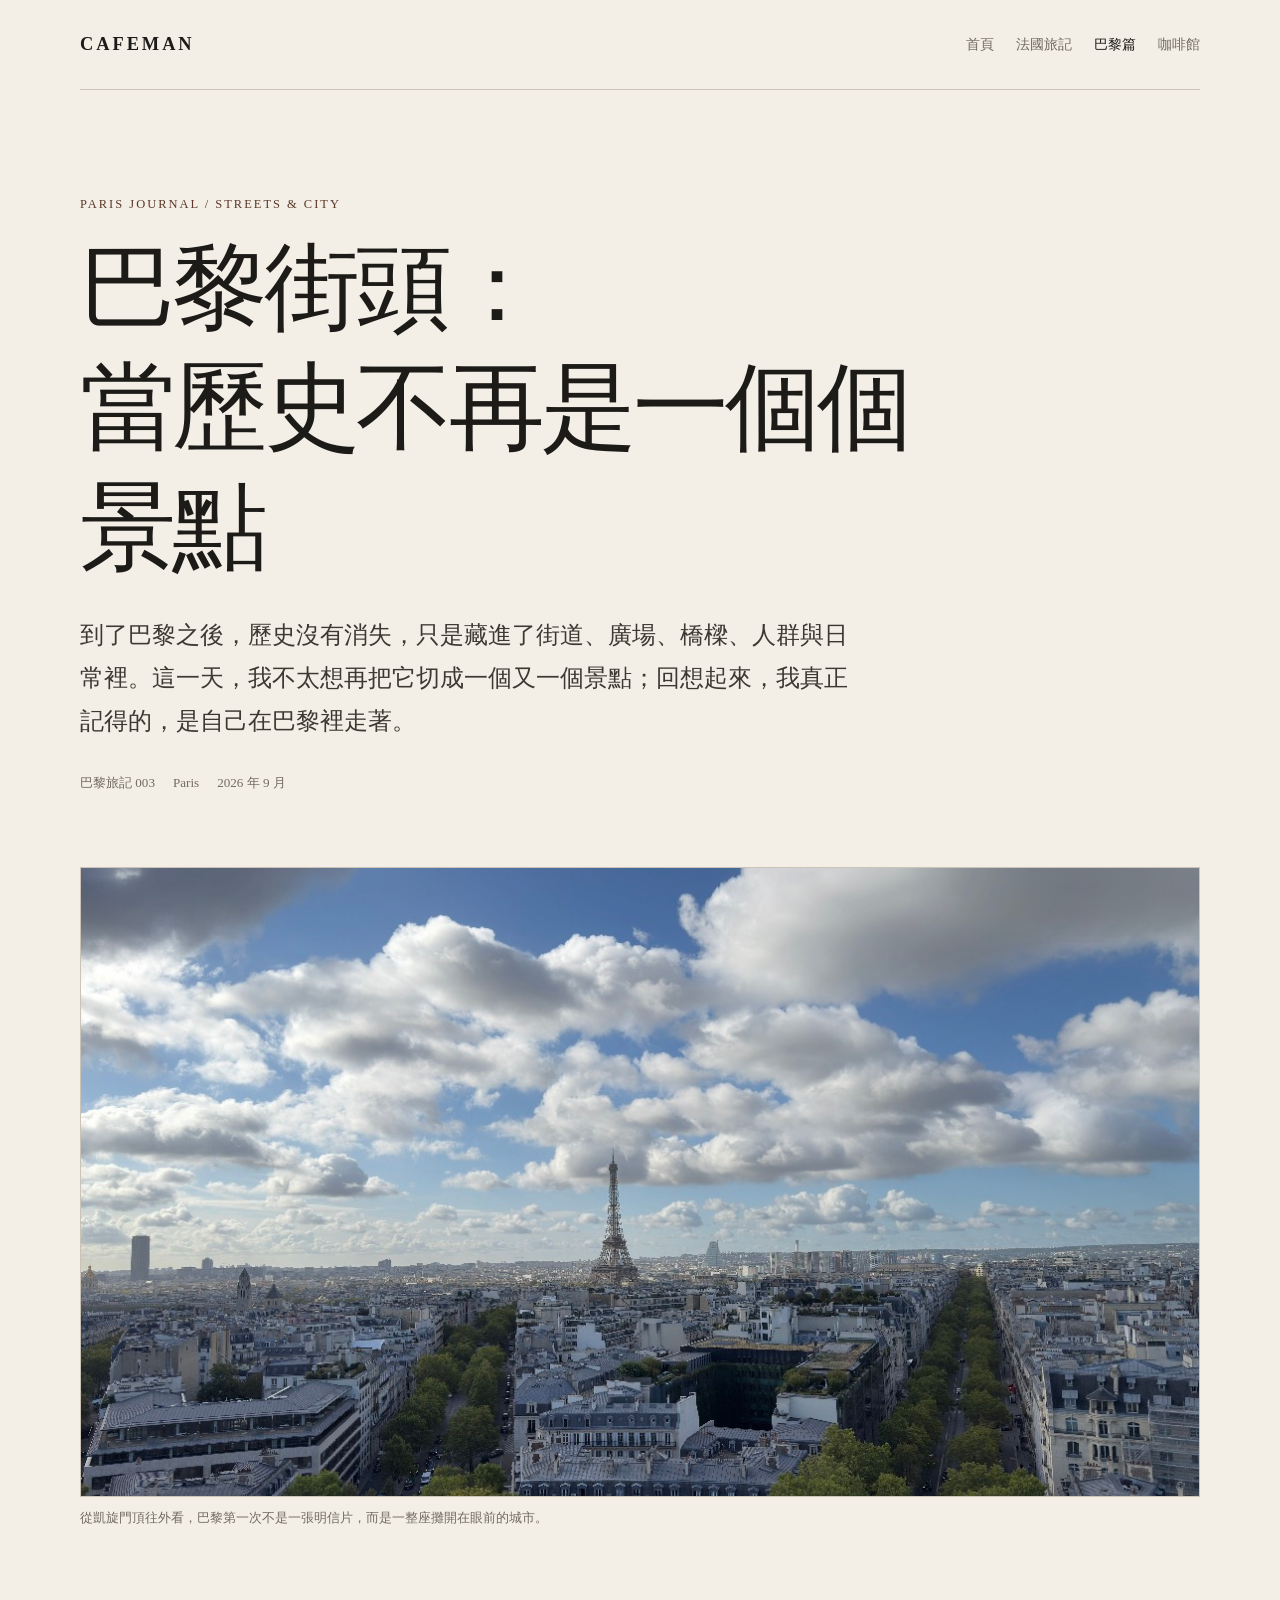
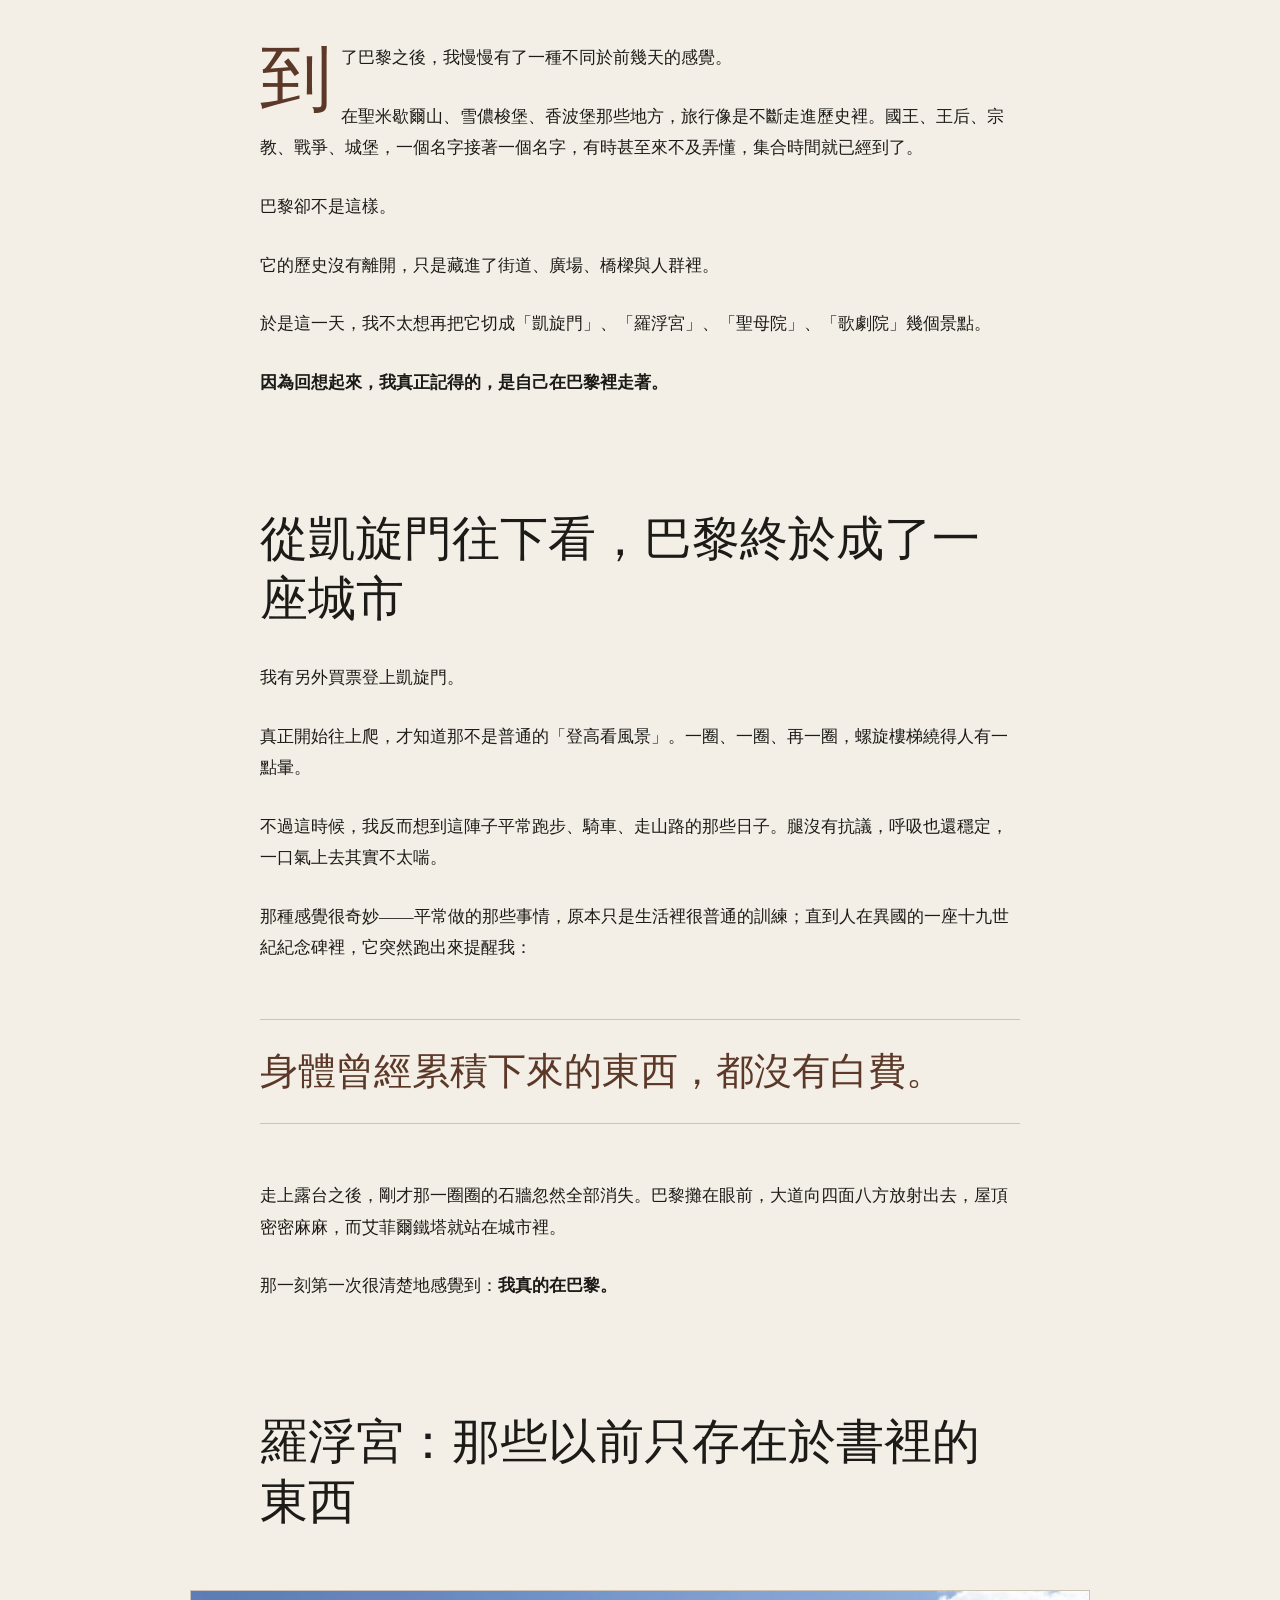
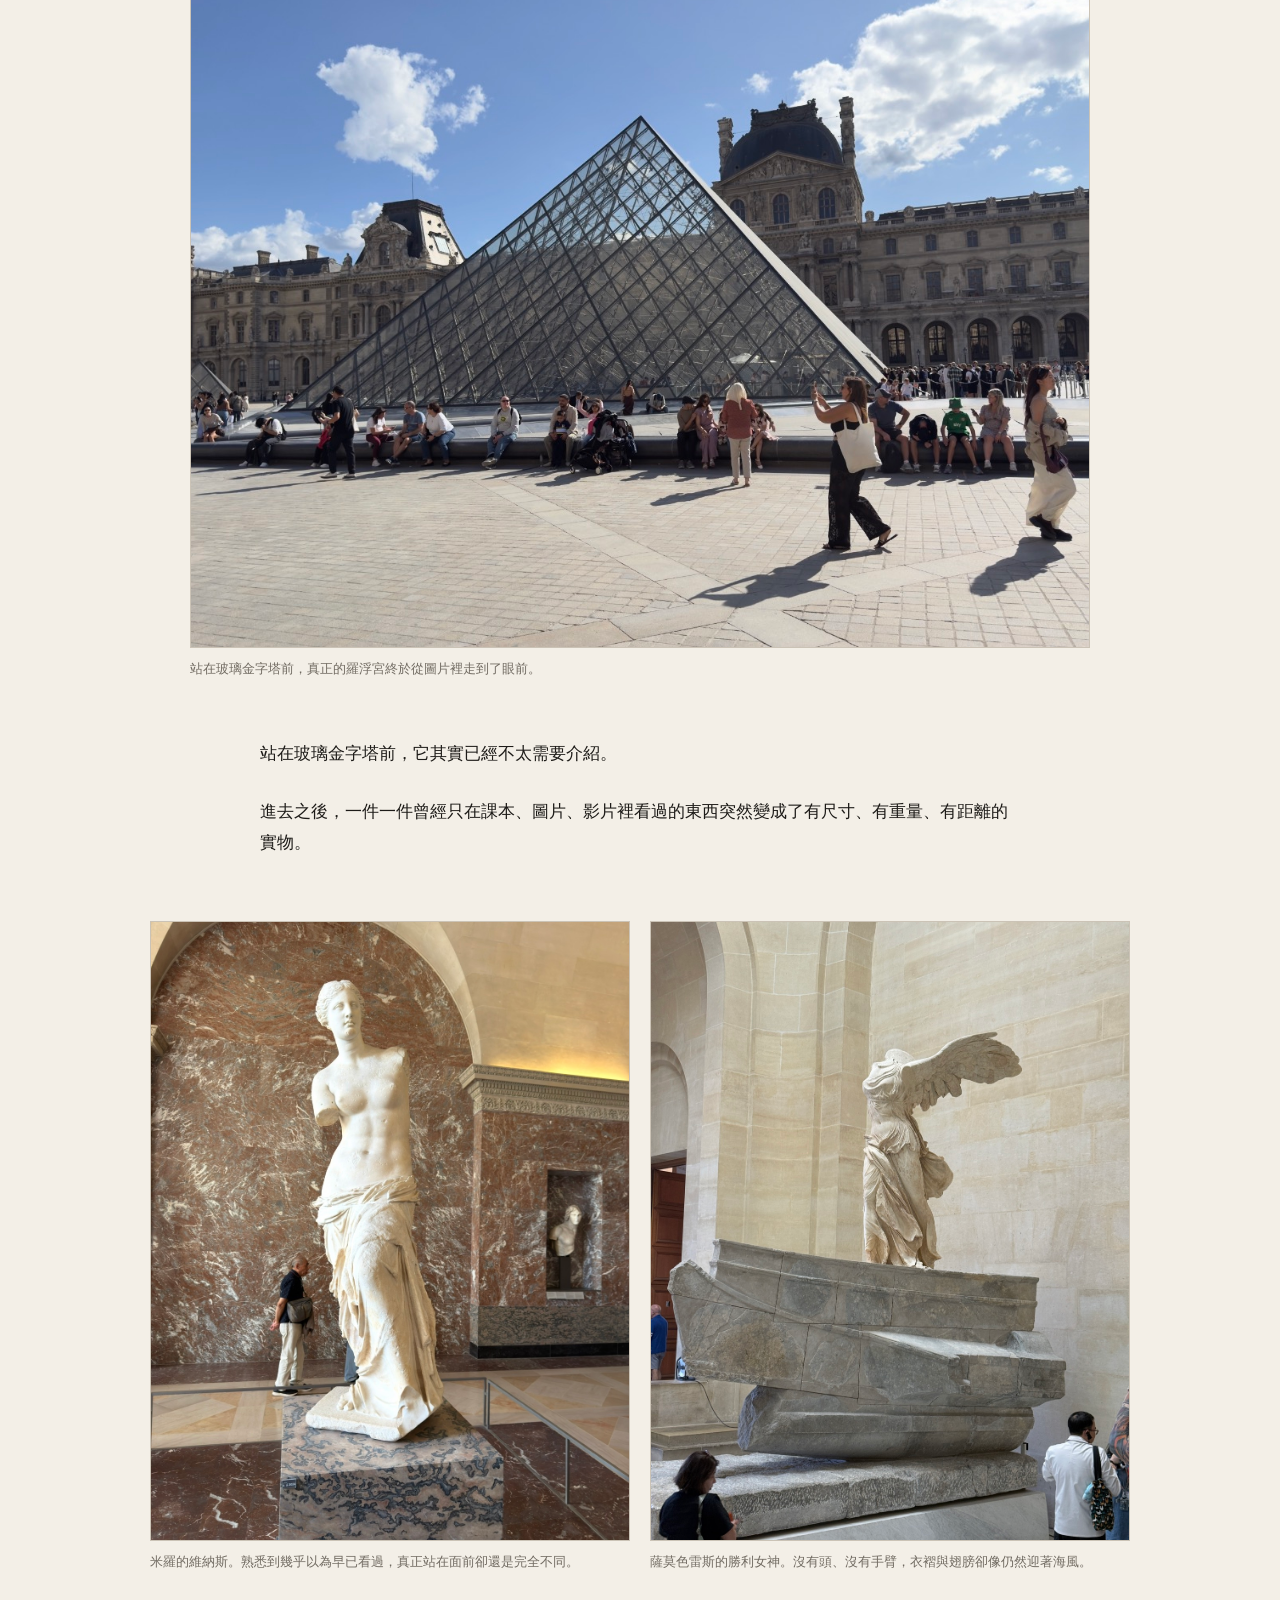
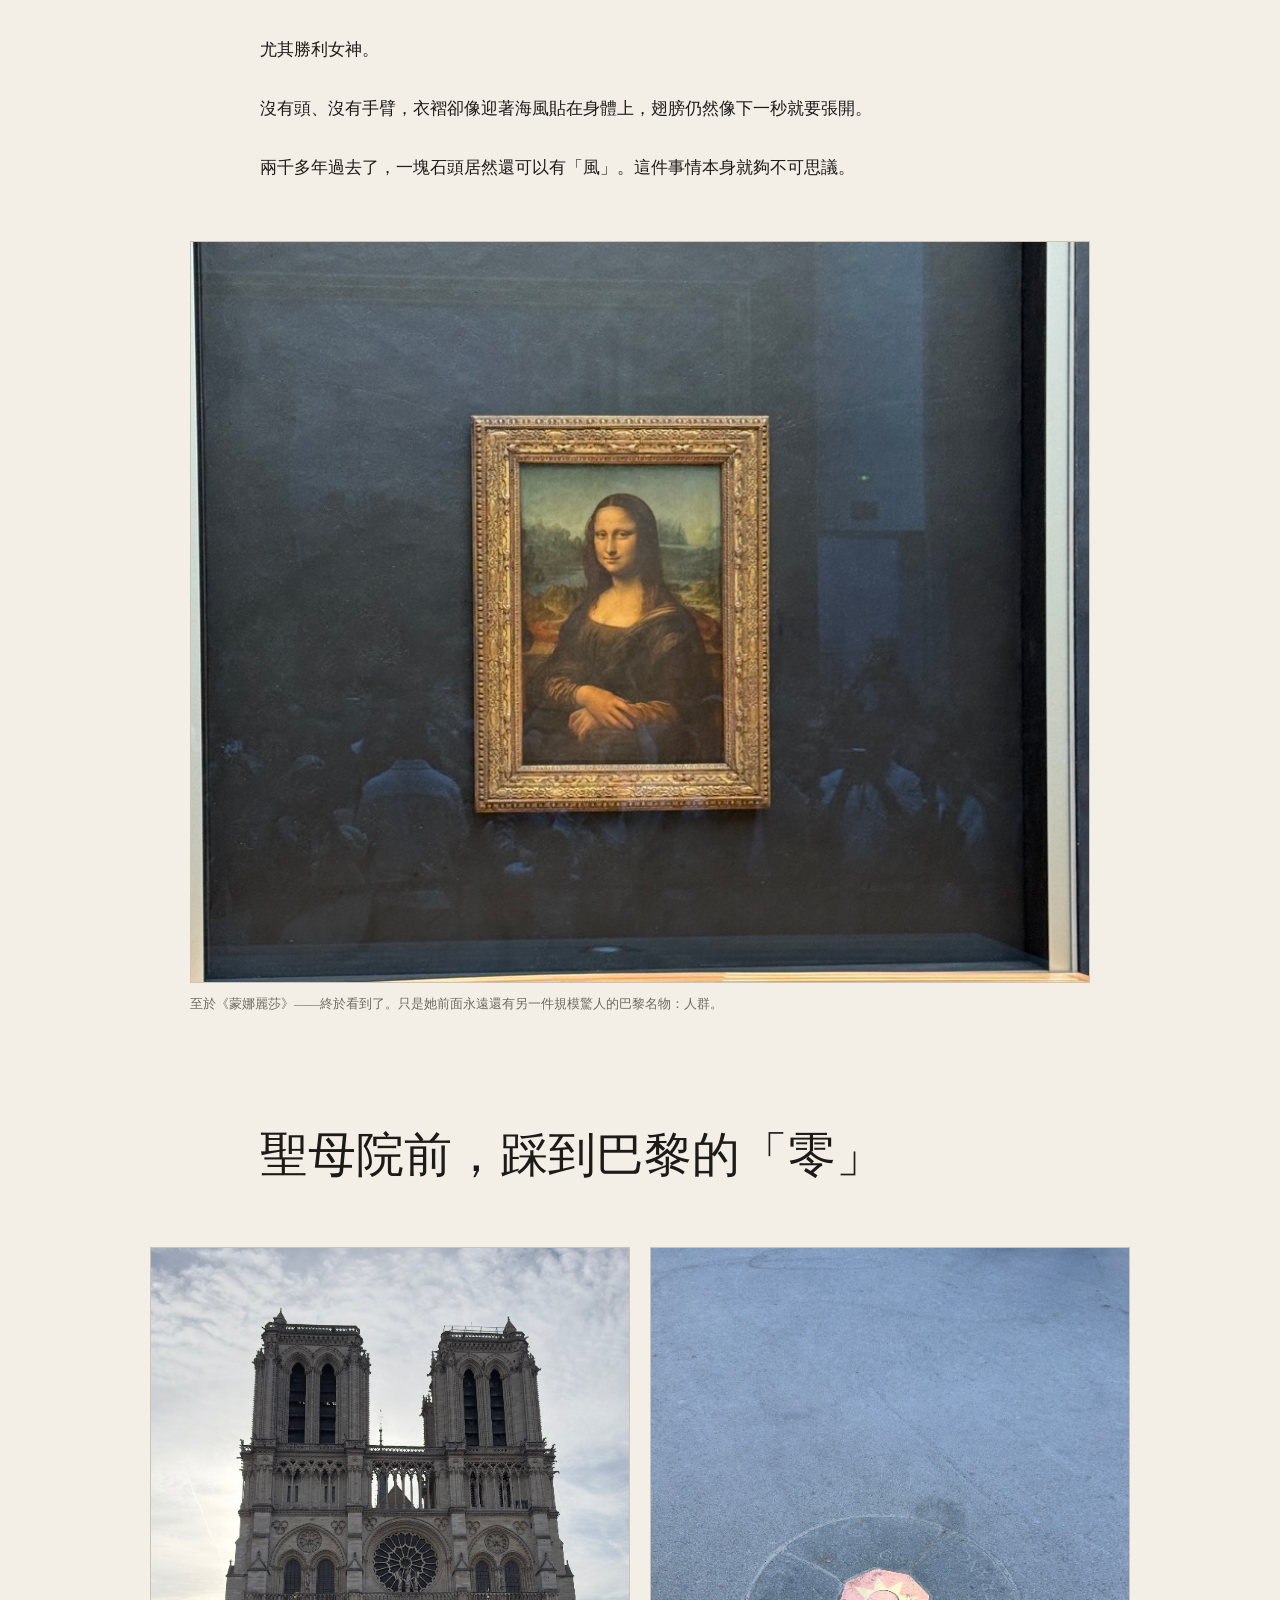
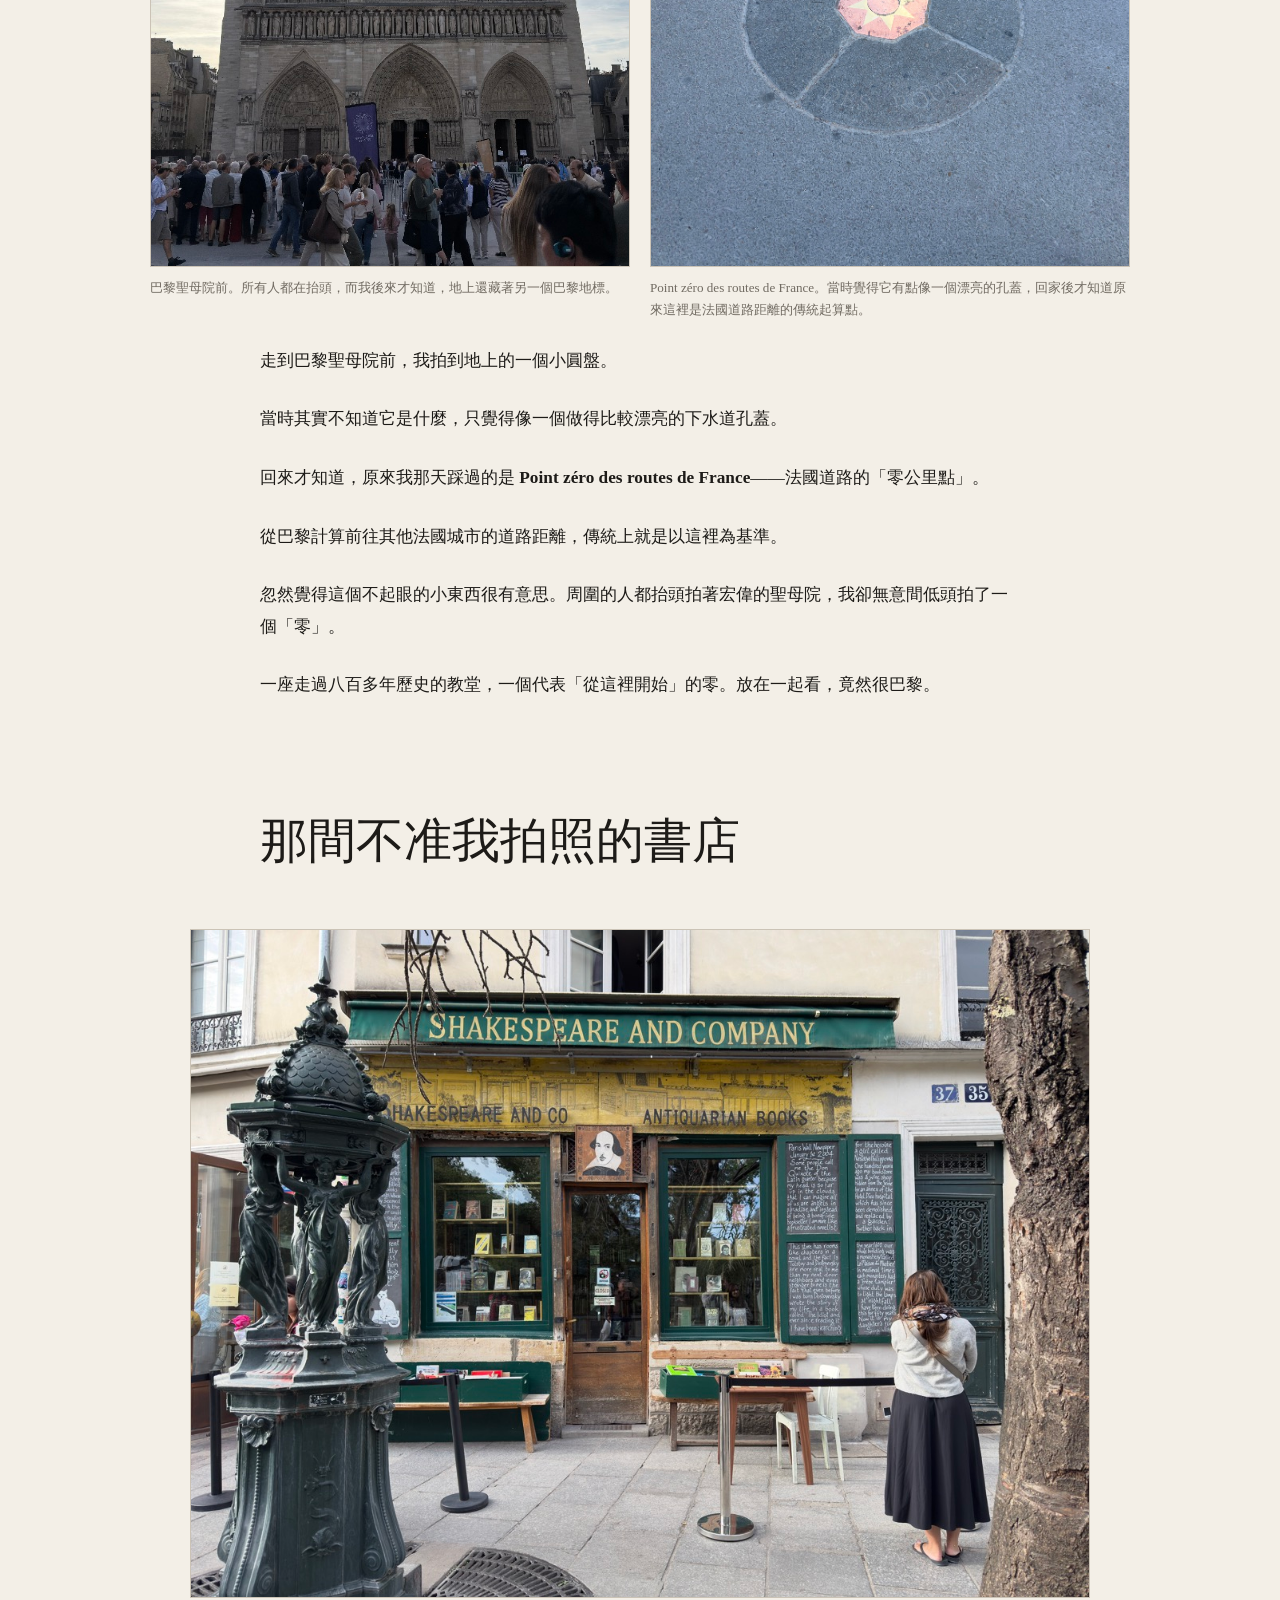
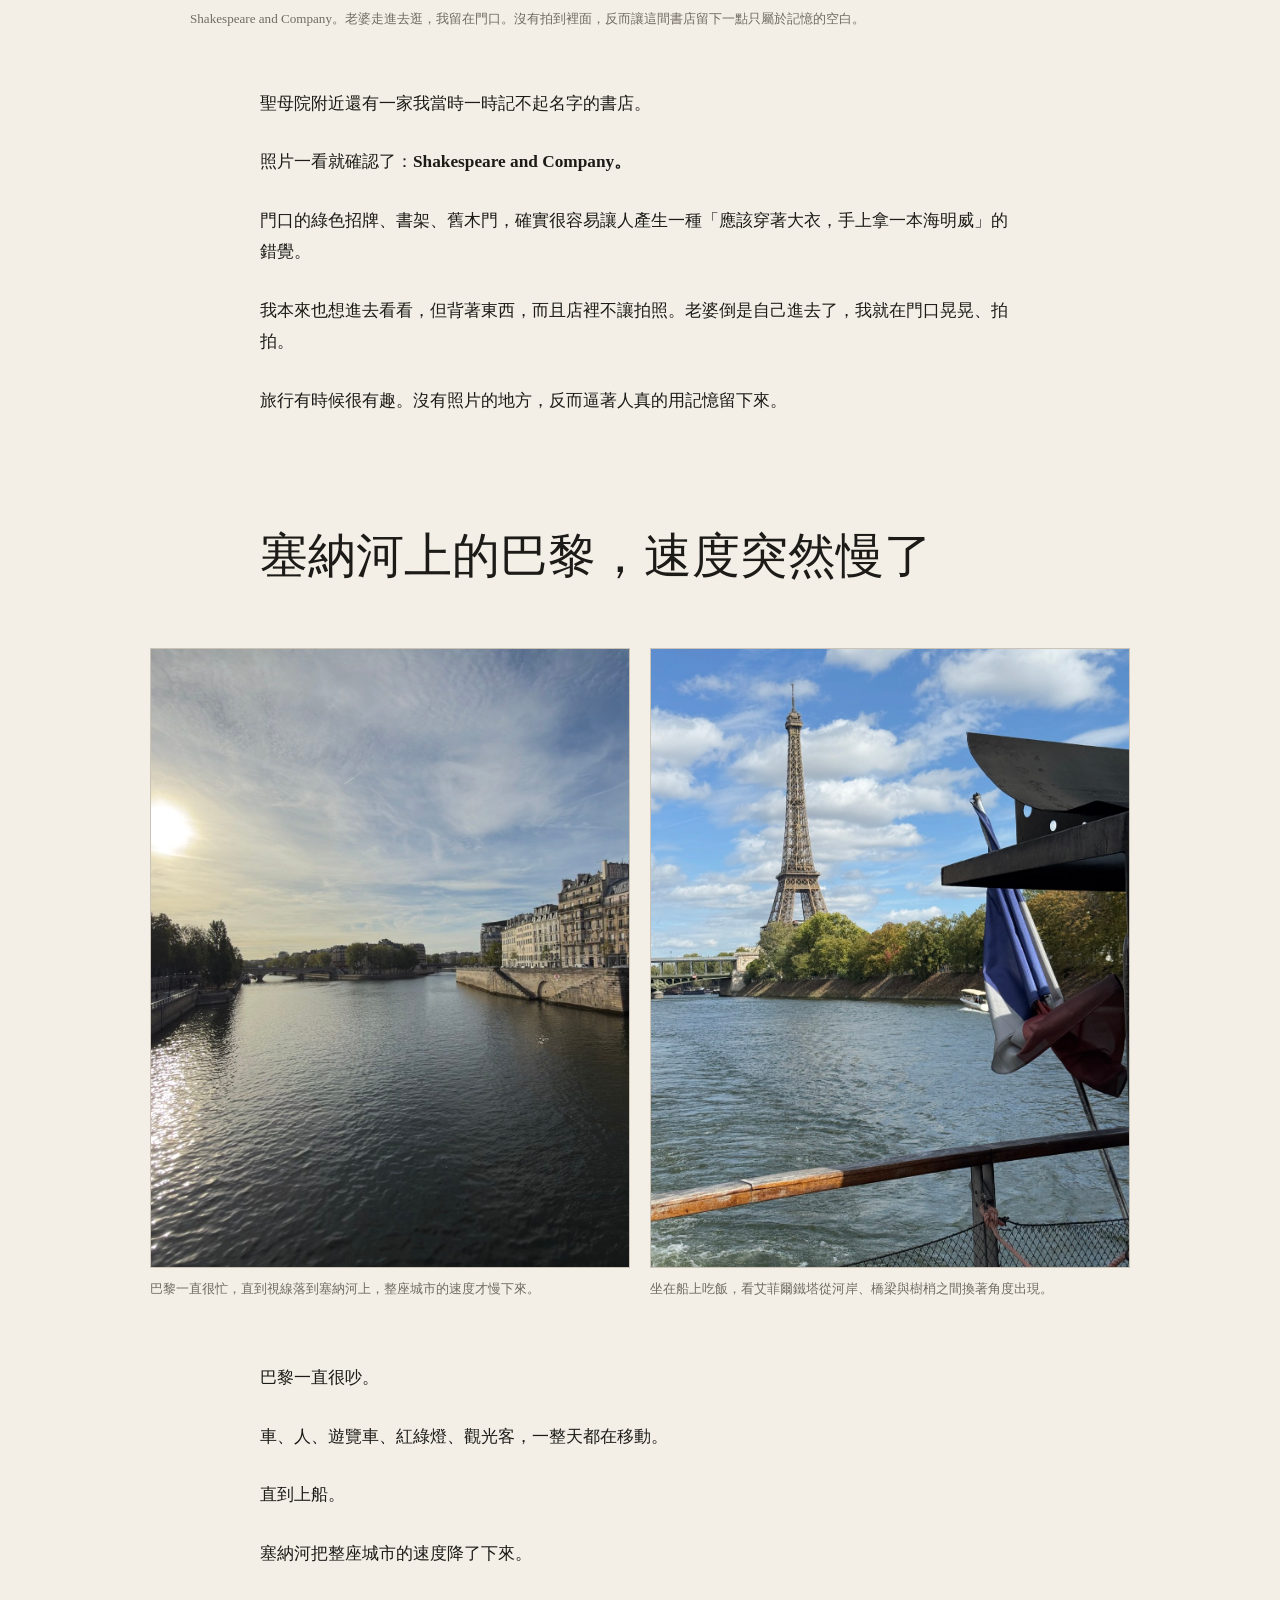
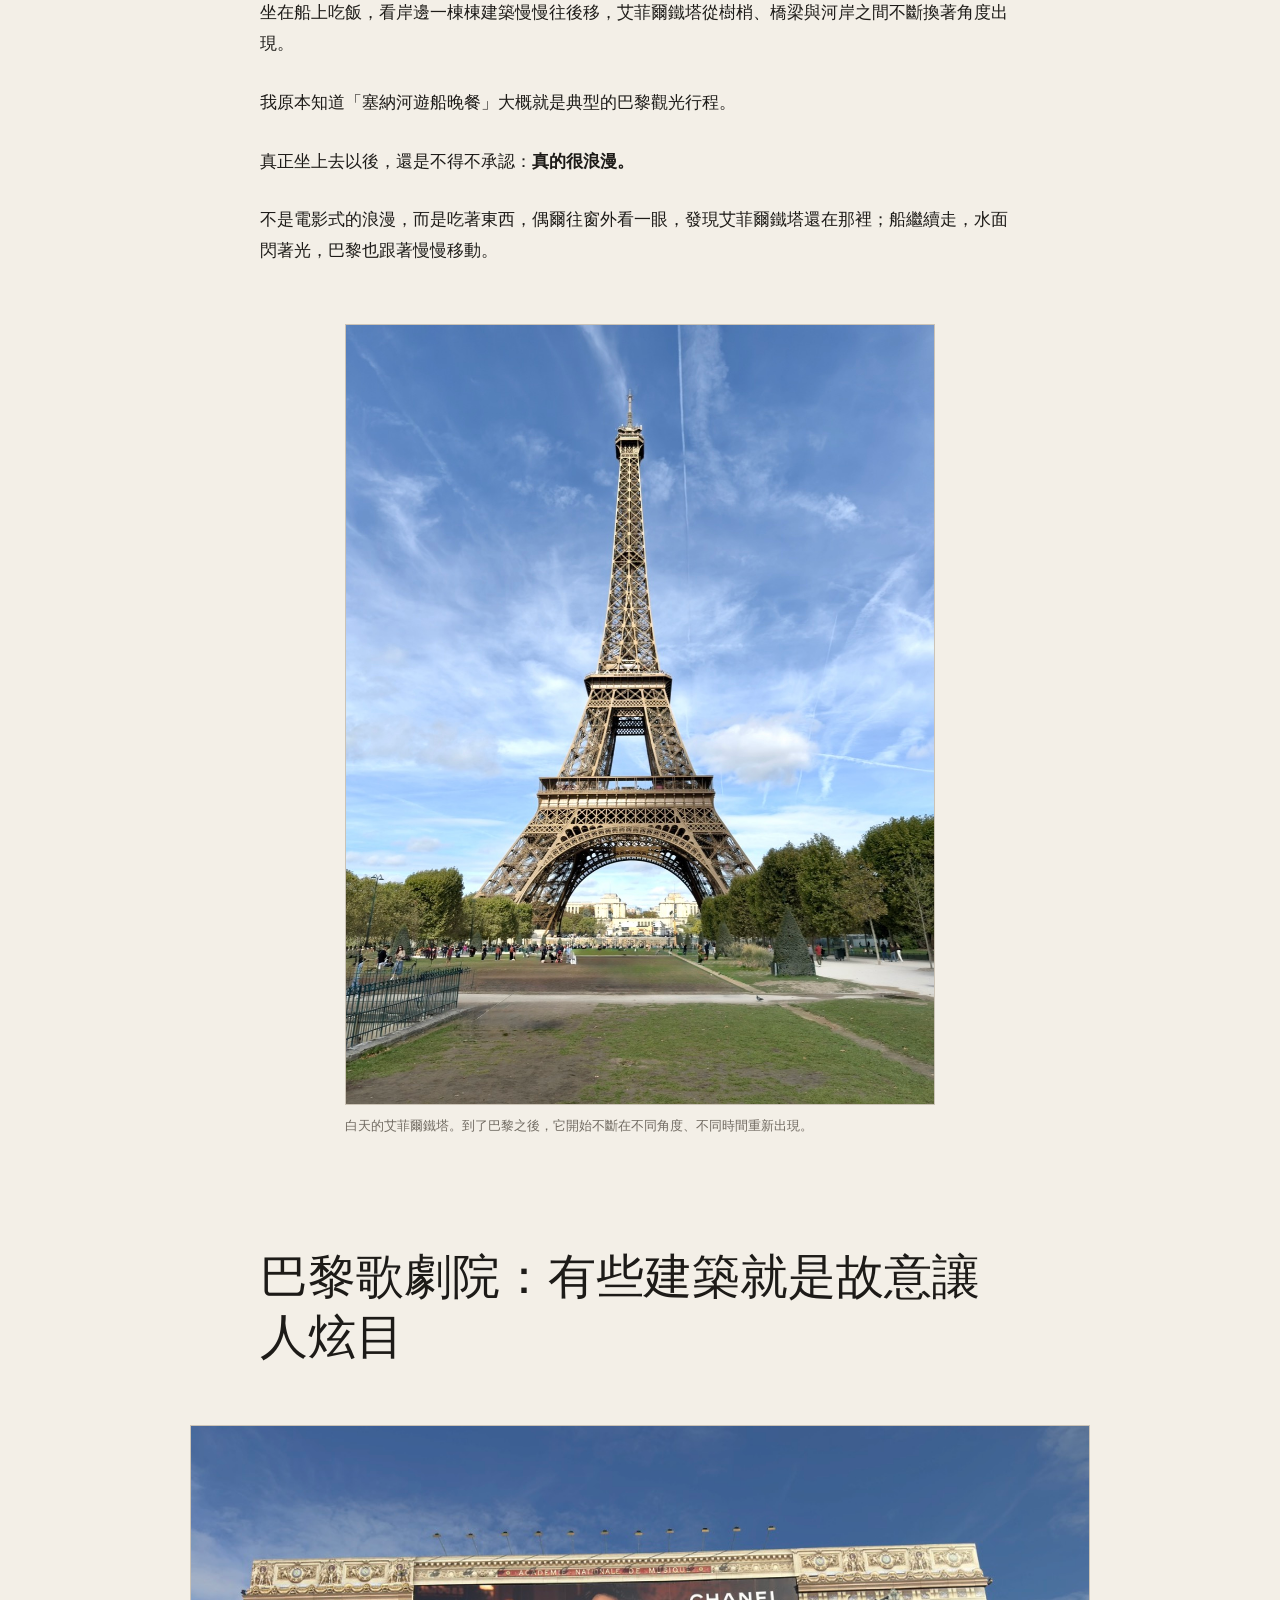
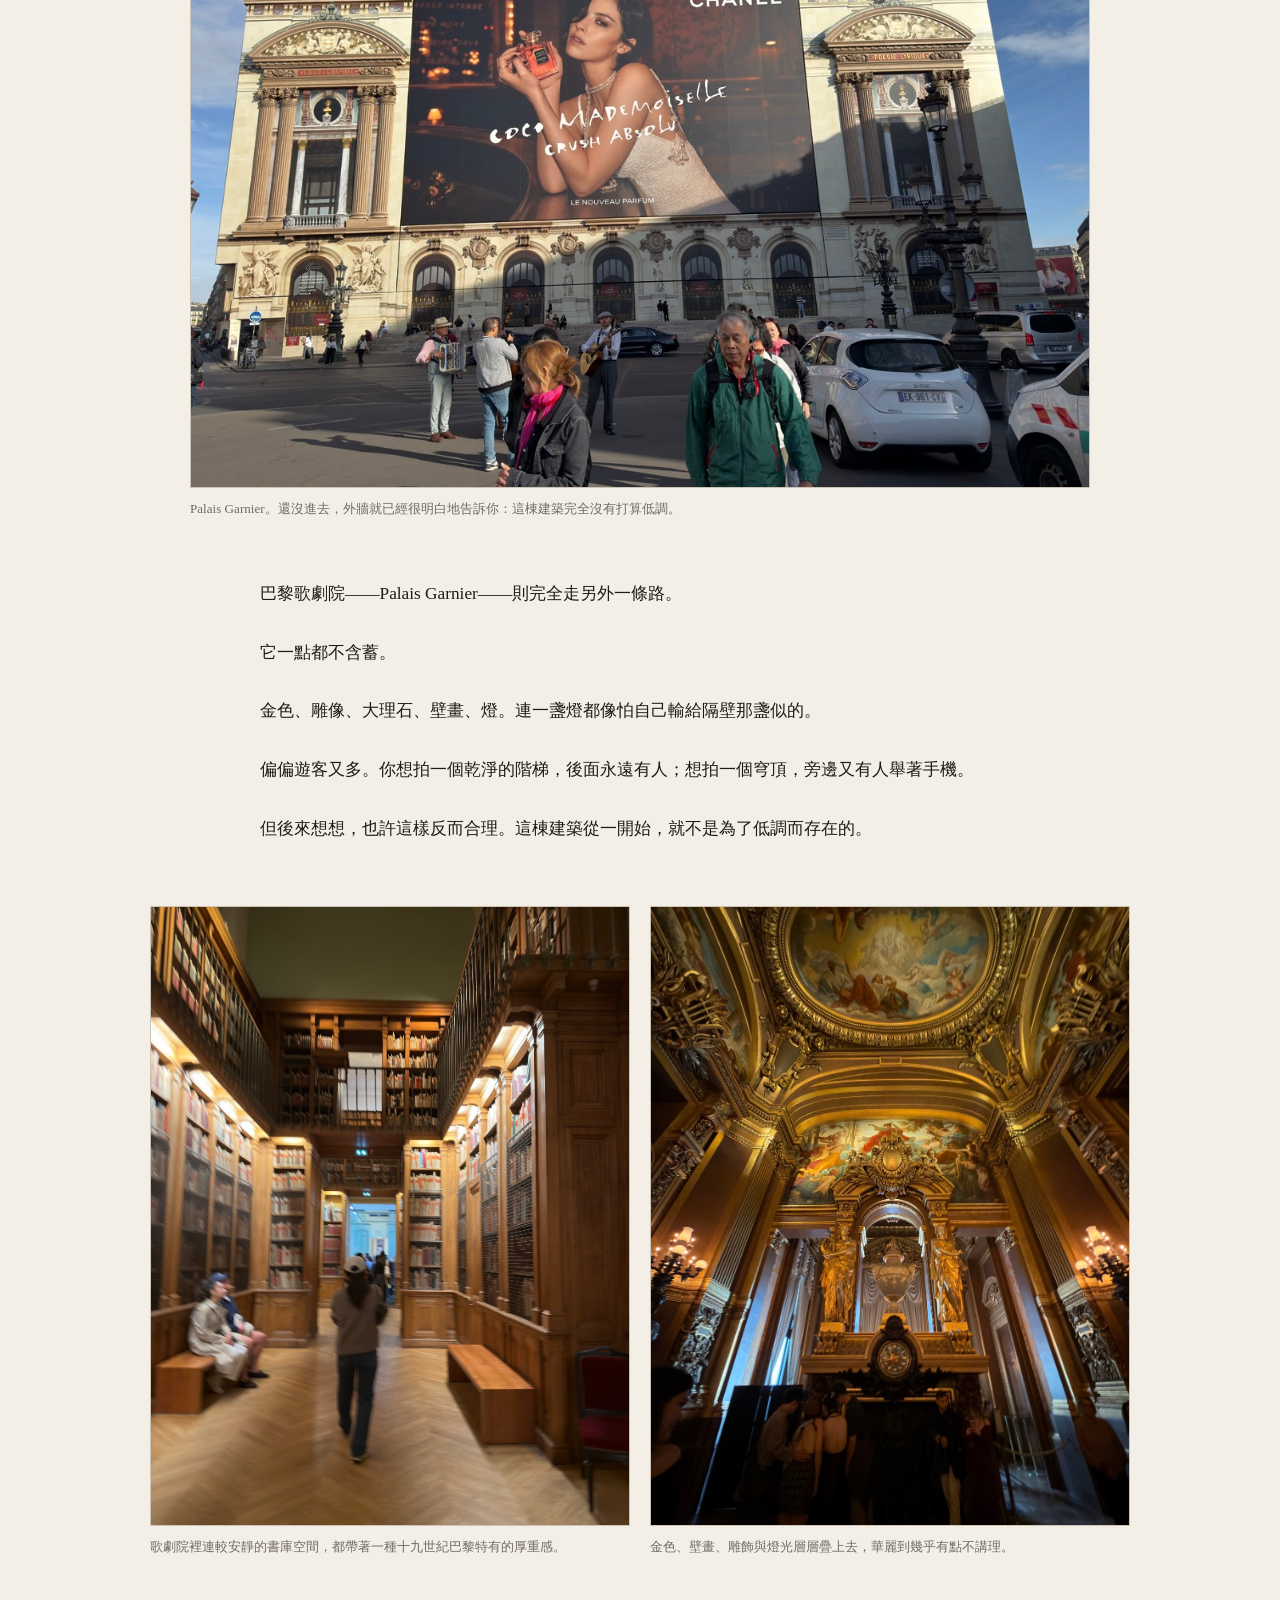
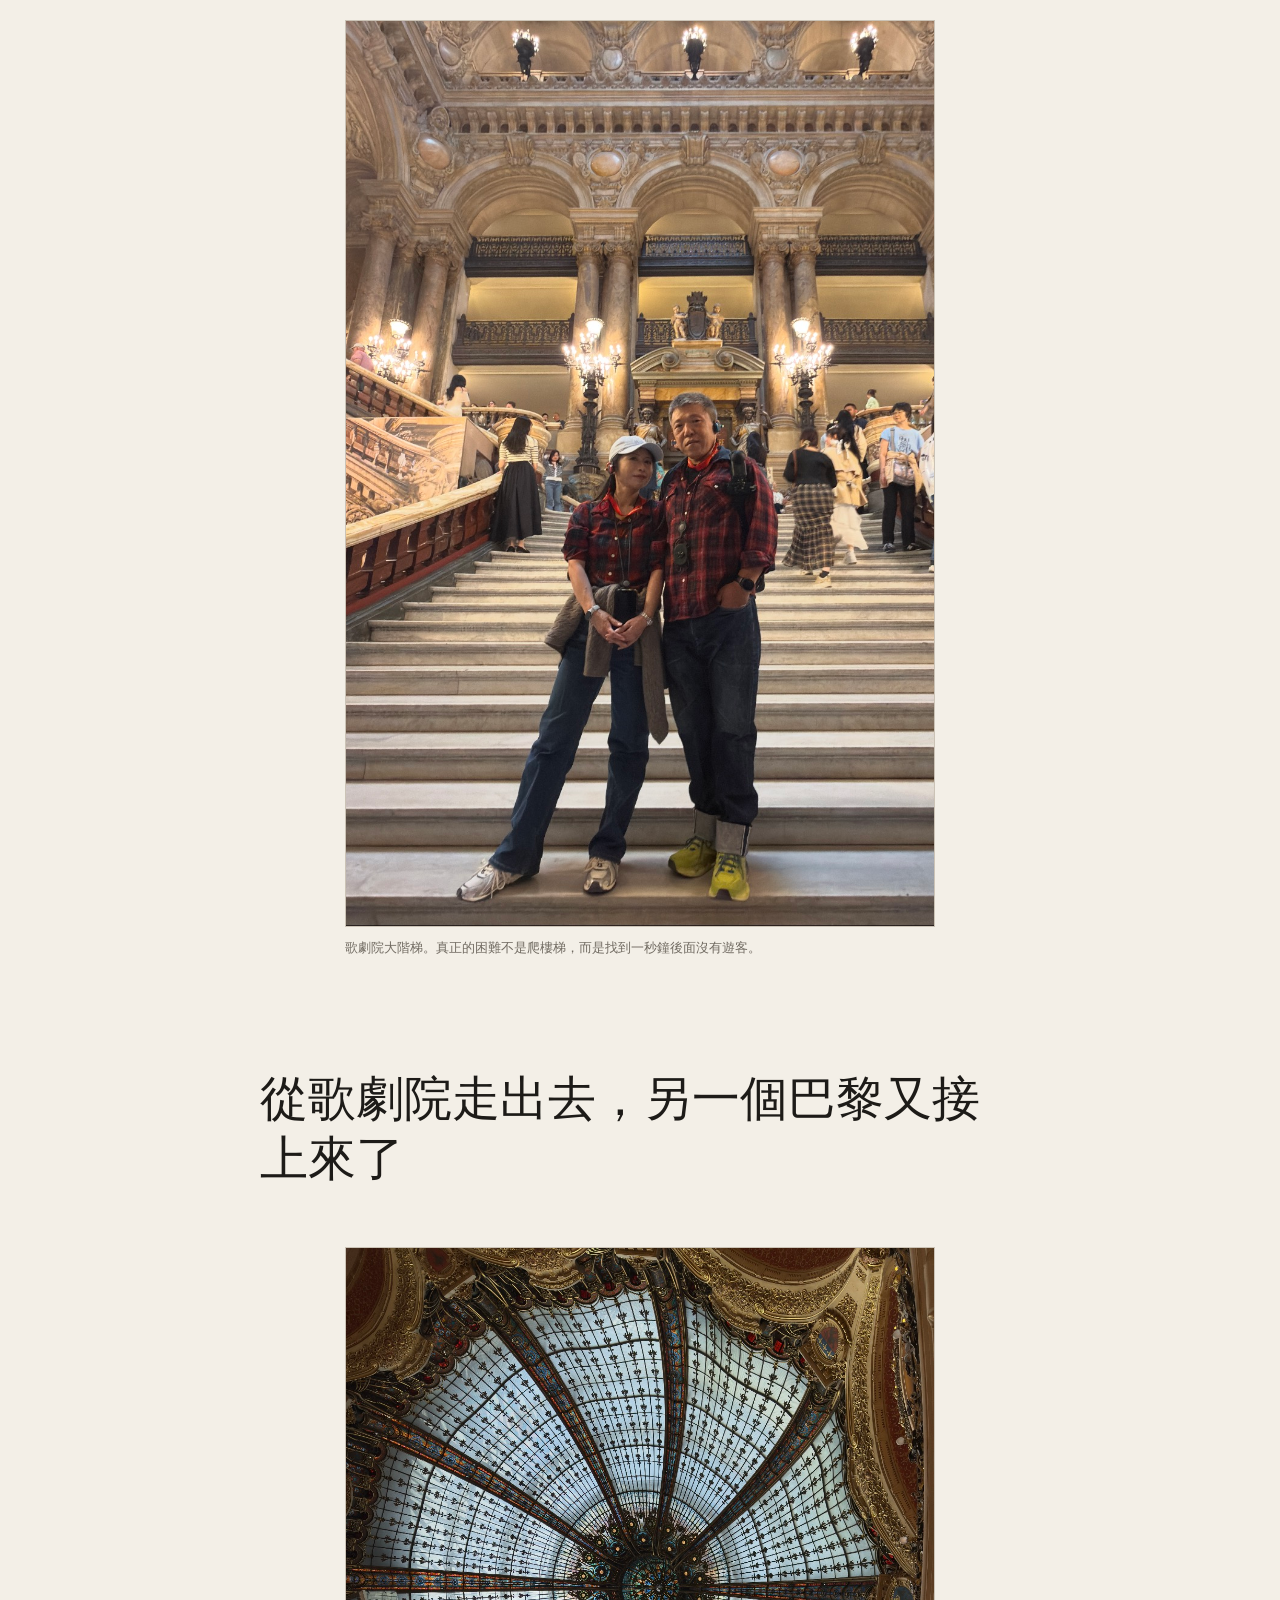
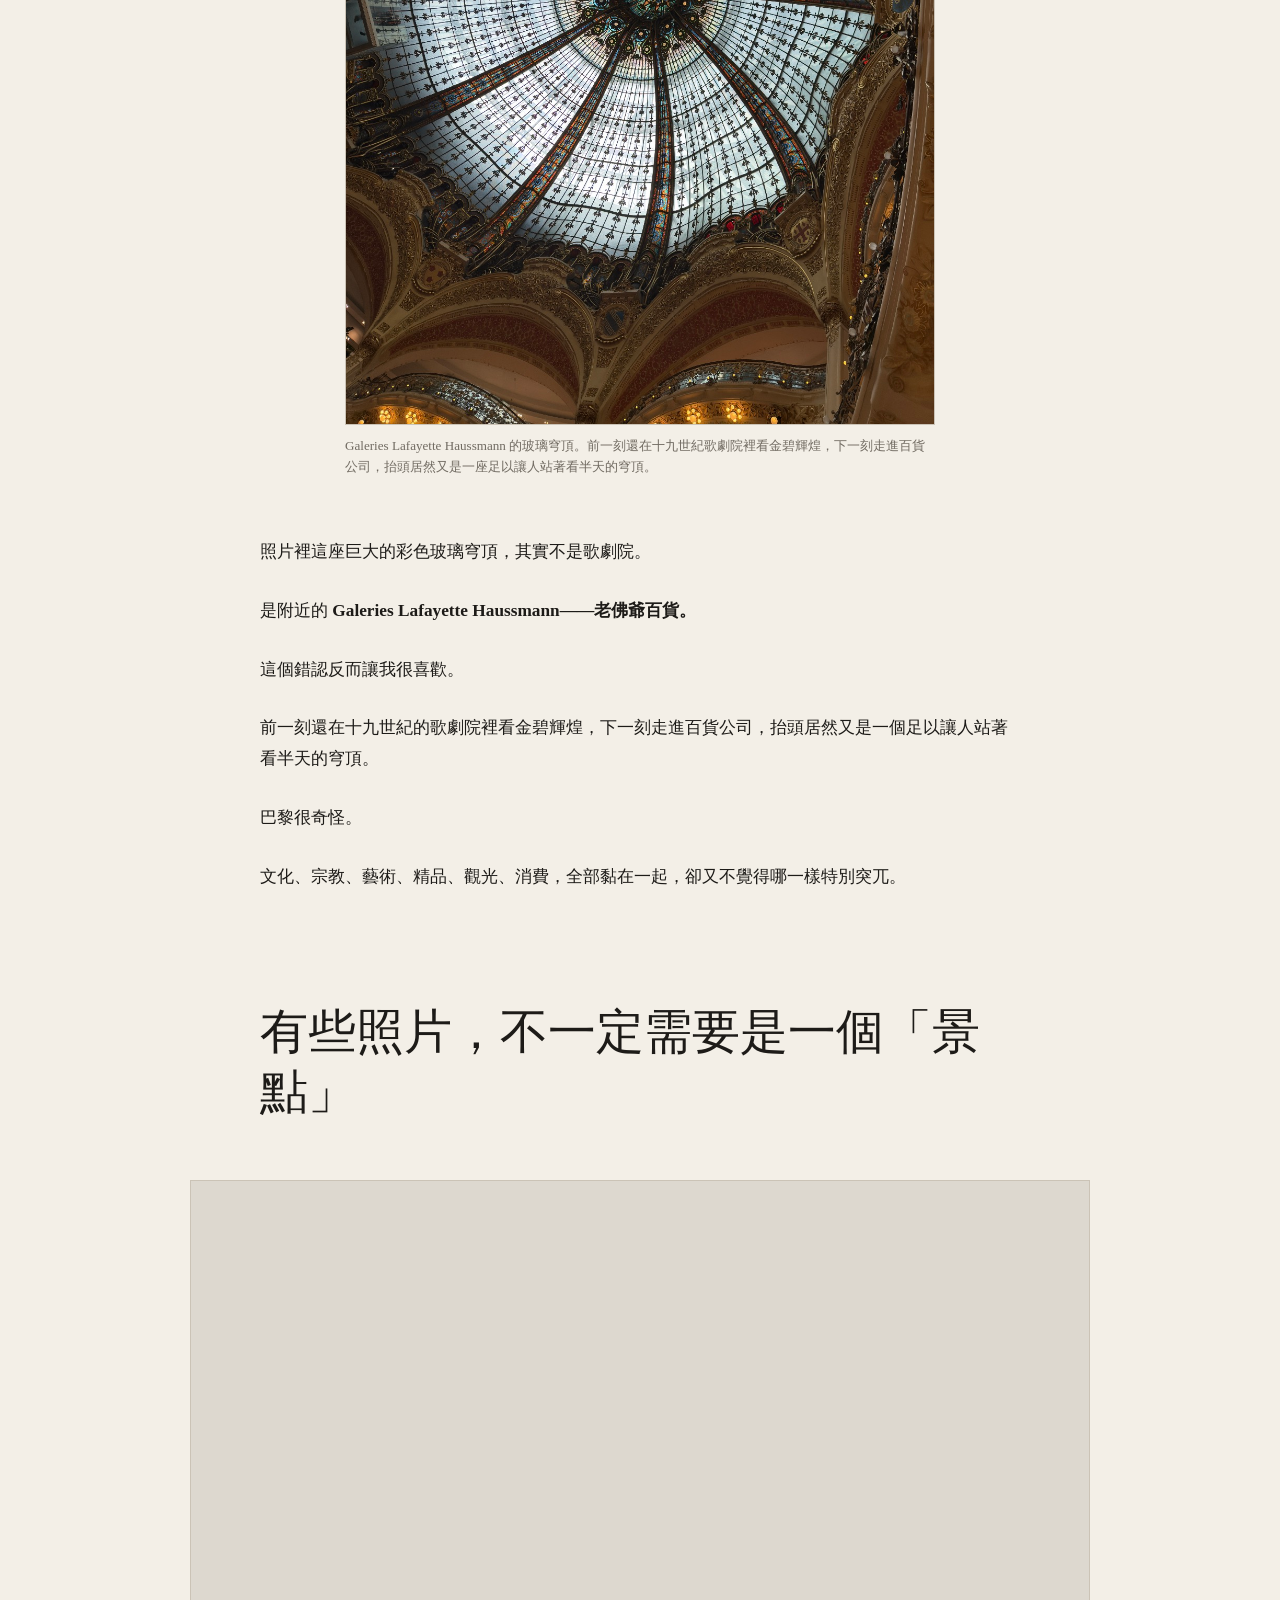
<file: paris/paris-streets/index.html>
<!doctype html>
<html lang="zh-Hant">
<head>
<meta charset="utf-8"><meta name="viewport" content="width=device-width,initial-scale=1">
<meta name="description" content="巴黎街頭：從凱旋門、羅浮宮、聖母院與塞納河，到歌劇院與街角書店，把巴黎從景點重新寫成一座真正走過的城市。">
<title>巴黎街頭：當歷史不再是一個個景點｜CAFEMAN</title>
<link rel="stylesheet" href="../../styles.css">
</head>
<body>
<header class="site-header"><a class="brand" href="../../index.html">CAFEMAN</a><nav><a href="../../index.html">首頁</a><a href="../../france/index.html">法國旅記</a><a href="../index.html" aria-current="page">巴黎篇</a><a href="../../culture/index.html">咖啡館</a></nav></header>

<main class="article-main">
<article class="longform">
<header class="article-hero">
<p class="eyebrow">Paris Journal / Streets & City</p>
<h1>巴黎街頭：<br>當歷史不再是一個個景點</h1>
<p class="article-deck">到了巴黎之後，歷史沒有消失，只是藏進了街道、廣場、橋樑、人群與日常裡。這一天，我不太想再把它切成一個又一個景點；回想起來，我真正記得的，是自己在巴黎裡走著。</p>
<div class="article-meta"><span>巴黎旅記 003</span><span>Paris</span><span>2026 年 9 月</span></div>
</header>

<figure class="story-hero">
<img src="../../assets/images/paris-streets/IMG_2971.jpeg" alt="從巴黎凱旋門頂俯瞰市區與遠方艾菲爾鐵塔" decoding="async">
<figcaption>從凱旋門頂往外看，巴黎第一次不是一張明信片，而是一整座攤開在眼前的城市。</figcaption>
</figure>

<div class="article-body">
<p class="dropcap">到了巴黎之後，我慢慢有了一種不同於前幾天的感覺。</p>
<p>在聖米歇爾山、雪儂梭堡、香波堡那些地方，旅行像是不斷走進歷史裡。國王、王后、宗教、戰爭、城堡，一個名字接著一個名字，有時甚至來不及弄懂，集合時間就已經到了。</p>
<p>巴黎卻不是這樣。</p>
<p>它的歷史沒有離開，只是藏進了街道、廣場、橋樑與人群裡。</p>
<p>於是這一天，我不太想再把它切成「凱旋門」、「羅浮宮」、「聖母院」、「歌劇院」幾個景點。</p>
<p><strong>因為回想起來，我真正記得的，是自己在巴黎裡走著。</strong></p>

<h2>從凱旋門往下看，巴黎終於成了一座城市</h2>
<p>我有另外買票登上凱旋門。</p>
<p>真正開始往上爬，才知道那不是普通的「登高看風景」。一圈、一圈、再一圈，螺旋樓梯繞得人有一點暈。</p>
<p>不過這時候，我反而想到這陣子平常跑步、騎車、走山路的那些日子。腿沒有抗議，呼吸也還穩定，一口氣上去其實不太喘。</p>
<p>那種感覺很奇妙——平常做的那些事情，原本只是生活裡很普通的訓練；直到人在異國的一座十九世紀紀念碑裡，它突然跑出來提醒我：</p>
<blockquote><p>身體曾經累積下來的東西，都沒有白費。</p></blockquote>
<p>走上露台之後，剛才那一圈圈的石牆忽然全部消失。巴黎攤在眼前，大道向四面八方放射出去，屋頂密密麻麻，而艾菲爾鐵塔就站在城市裡。</p>
<p>那一刻第一次很清楚地感覺到：<strong>我真的在巴黎。</strong></p>

<h2>羅浮宮：那些以前只存在於書裡的東西</h2>
<figure class="story-photo">
<img src="../../assets/images/paris-streets/IMG_2972.jpeg" alt="晴天下的羅浮宮玻璃金字塔" loading="lazy" decoding="async">
<figcaption>站在玻璃金字塔前，真正的羅浮宮終於從圖片裡走到了眼前。</figcaption>
</figure>
<p>站在玻璃金字塔前，它其實已經不太需要介紹。</p>
<p>進去之後，一件一件曾經只在課本、圖片、影片裡看過的東西突然變成了有尺寸、有重量、有距離的實物。</p>

<div class="story-pair">
<figure>
<img src="../../assets/images/paris-streets/IMG_2973.jpeg" alt="羅浮宮內的米羅的維納斯" loading="lazy" decoding="async">
<figcaption>米羅的維納斯。熟悉到幾乎以為早已看過，真正站在面前卻還是完全不同。</figcaption>
</figure>
<figure>
<img src="../../assets/images/paris-streets/IMG_2974.jpeg" alt="羅浮宮內的薩莫色雷斯的勝利女神" loading="lazy" decoding="async">
<figcaption>薩莫色雷斯的勝利女神。沒有頭、沒有手臂，衣褶與翅膀卻像仍然迎著海風。</figcaption>
</figure>
</div>

<p>尤其勝利女神。</p>
<p>沒有頭、沒有手臂，衣褶卻像迎著海風貼在身體上，翅膀仍然像下一秒就要張開。</p>
<p>兩千多年過去了，一塊石頭居然還可以有「風」。這件事情本身就夠不可思議。</p>

<figure class="story-photo">
<img src="../../assets/images/paris-streets/IMG_2975.jpeg" alt="羅浮宮展出的蒙娜麗莎" loading="lazy" decoding="async">
<figcaption>至於《蒙娜麗莎》——終於看到了。只是她前面永遠還有另一件規模驚人的巴黎名物：人群。</figcaption>
</figure>

<h2>聖母院前，踩到巴黎的「零」</h2>
<div class="story-pair">
<figure>
<img src="../../assets/images/paris-streets/IMG_2978.jpeg" alt="巴黎聖母院正面與廣場人群" loading="lazy" decoding="async">
<figcaption>巴黎聖母院前。所有人都在抬頭，而我後來才知道，地上還藏著另一個巴黎地標。</figcaption>
</figure>
<figure>
<img src="../../assets/images/paris-streets/IMG_2980.jpeg" alt="巴黎聖母院前的法國道路零公里點 Point zéro des routes de France" loading="lazy" decoding="async">
<figcaption>Point zéro des routes de France。當時覺得它有點像一個漂亮的孔蓋，回家後才知道原來這裡是法國道路距離的傳統起算點。</figcaption>
</figure>
</div>

<p>走到巴黎聖母院前，我拍到地上的一個小圓盤。</p>
<p>當時其實不知道它是什麼，只覺得像一個做得比較漂亮的下水道孔蓋。</p>
<p>回來才知道，原來我那天踩過的是 <strong>Point zéro des routes de France</strong>——法國道路的「零公里點」。</p>
<p>從巴黎計算前往其他法國城市的道路距離，傳統上就是以這裡為基準。</p>
<p>忽然覺得這個不起眼的小東西很有意思。周圍的人都抬頭拍著宏偉的聖母院，我卻無意間低頭拍了一個「零」。</p>
<p>一座走過八百多年歷史的教堂，一個代表「從這裡開始」的零。放在一起看，竟然很巴黎。</p>

<h2>那間不准我拍照的書店</h2>
<figure class="story-photo">
<img src="../../assets/images/paris-streets/IMG_2979.jpeg" alt="巴黎莎士比亞書店 Shakespeare and Company 外觀" loading="lazy" decoding="async">
<figcaption>Shakespeare and Company。老婆走進去逛，我留在門口。沒有拍到裡面，反而讓這間書店留下一點只屬於記憶的空白。</figcaption>
</figure>
<p>聖母院附近還有一家我當時一時記不起名字的書店。</p>
<p>照片一看就確認了：<strong>Shakespeare and Company。</strong></p>
<p>門口的綠色招牌、書架、舊木門，確實很容易讓人產生一種「應該穿著大衣，手上拿一本海明威」的錯覺。</p>
<p>我本來也想進去看看，但背著東西，而且店裡不讓拍照。老婆倒是自己進去了，我就在門口晃晃、拍拍。</p>
<p>旅行有時候很有趣。沒有照片的地方，反而逼著人真的用記憶留下來。</p>

<h2>塞納河上的巴黎，速度突然慢了</h2>
<div class="story-pair">
<figure>
<img src="../../assets/images/paris-streets/IMG_2977.jpeg" alt="傍晚的塞納河與巴黎河岸" loading="lazy" decoding="async">
<figcaption>巴黎一直很忙，直到視線落到塞納河上，整座城市的速度才慢下來。</figcaption>
</figure>
<figure>
<img src="../../assets/images/paris-streets/IMG_2982.jpeg" alt="從塞納河遊船上看艾菲爾鐵塔與法國旗" loading="lazy" decoding="async">
<figcaption>坐在船上吃飯，看艾菲爾鐵塔從河岸、橋梁與樹梢之間換著角度出現。</figcaption>
</figure>
</div>
<p>巴黎一直很吵。</p>
<p>車、人、遊覽車、紅綠燈、觀光客，一整天都在移動。</p>
<p>直到上船。</p>
<p>塞納河把整座城市的速度降了下來。</p>
<p>坐在船上吃飯，看岸邊一棟棟建築慢慢往後移，艾菲爾鐵塔從樹梢、橋梁與河岸之間不斷換著角度出現。</p>
<p>我原本知道「塞納河遊船晚餐」大概就是典型的巴黎觀光行程。</p>
<p>真正坐上去以後，還是不得不承認：<strong>真的很浪漫。</strong></p>
<p>不是電影式的浪漫，而是吃著東西，偶爾往窗外看一眼，發現艾菲爾鐵塔還在那裡；船繼續走，水面閃著光，巴黎也跟著慢慢移動。</p>

<figure class="story-photo portrait">
<img src="../../assets/images/paris-streets/IMG_2981.jpeg" alt="晴天下從戰神廣場方向觀看艾菲爾鐵塔" loading="lazy" decoding="async">
<figcaption>白天的艾菲爾鐵塔。到了巴黎之後，它開始不斷在不同角度、不同時間重新出現。</figcaption>
</figure>

<h2>巴黎歌劇院：有些建築就是故意讓人炫目</h2>
<figure class="story-photo">
<img src="../../assets/images/paris-streets/IMG_2983.jpeg" alt="巴黎歌劇院 Palais Garnier 外觀" loading="lazy" decoding="async">
<figcaption>Palais Garnier。還沒進去，外牆就已經很明白地告訴你：這棟建築完全沒有打算低調。</figcaption>
</figure>
<p>巴黎歌劇院——Palais Garnier——則完全走另外一條路。</p>
<p>它一點都不含蓄。</p>
<p>金色、雕像、大理石、壁畫、燈。連一盞燈都像怕自己輸給隔壁那盞似的。</p>
<p>偏偏遊客又多。你想拍一個乾淨的階梯，後面永遠有人；想拍一個穹頂，旁邊又有人舉著手機。</p>
<p>但後來想想，也許這樣反而合理。這棟建築從一開始，就不是為了低調而存在的。</p>

<div class="story-pair">
<figure>
<img src="../../assets/images/paris-streets/IMG_2984.jpeg" alt="巴黎歌劇院內木質書庫空間" loading="lazy" decoding="async">
<figcaption>歌劇院裡連較安靜的書庫空間，都帶著一種十九世紀巴黎特有的厚重感。</figcaption>
</figure>
<figure>
<img src="../../assets/images/paris-streets/IMG_2985.jpeg" alt="巴黎歌劇院金碧輝煌的室內裝飾" loading="lazy" decoding="async">
<figcaption>金色、壁畫、雕飾與燈光層層疊上去，華麗到幾乎有點不講理。</figcaption>
</figure>
</div>

<figure class="story-photo portrait">
<img src="../../assets/images/paris-streets/IMG_2986.jpeg" alt="巴黎歌劇院大階梯上的旅行合照" loading="lazy" decoding="async">
<figcaption>歌劇院大階梯。真正的困難不是爬樓梯，而是找到一秒鐘後面沒有遊客。</figcaption>
</figure>

<h2>從歌劇院走出去，另一個巴黎又接上來了</h2>
<figure class="story-photo portrait">
<img src="../../assets/images/paris-streets/IMG_2987.jpeg" alt="巴黎奧斯曼老佛爺百貨的彩色玻璃穹頂" loading="lazy" decoding="async">
<figcaption>Galeries Lafayette Haussmann 的玻璃穹頂。前一刻還在十九世紀歌劇院裡看金碧輝煌，下一刻走進百貨公司，抬頭居然又是一座足以讓人站著看半天的穹頂。</figcaption>
</figure>
<p>照片裡這座巨大的彩色玻璃穹頂，其實不是歌劇院。</p>
<p>是附近的 <strong>Galeries Lafayette Haussmann——老佛爺百貨。</strong></p>
<p>這個錯認反而讓我很喜歡。</p>
<p>前一刻還在十九世紀的歌劇院裡看金碧輝煌，下一刻走進百貨公司，抬頭居然又是一個足以讓人站著看半天的穹頂。</p>
<p>巴黎很奇怪。</p>
<p>文化、宗教、藝術、精品、觀光、消費，全部黏在一起，卻又不覺得哪一樣特別突兀。</p>

<h2>有些照片，不一定需要是一個「景點」</h2>
<figure class="story-photo">
<img src="../../assets/images/paris-streets/IMG_2976.jpeg" alt="巴黎市政廳 Hôtel de Ville 前的旅行合照" loading="lazy" decoding="async">
<figcaption>巴黎市政廳前。旅行走到後面，開始有些照片只是因為那一刻想停一下，而不是因為導覽表上寫著「必拍」。</figcaption>
</figure>

<h2>最後，我開始不再記景點</h2>
<p>走到旅行後面，我發現自己慢慢記不得每天究竟看了幾個景點。</p>
<p>反而記得一些很小的事情。</p>
<p>記得凱旋門那圈讓人發暈的樓梯。</p>
<p>記得羅浮宮裡的人群。</p>
<p>記得聖母院前那個不起眼的「零」。</p>
<p>記得老婆自己走進那間不准拍照的書店。</p>
<p>記得塞納河上的風。</p>
<p>記得歌劇院誇張到有點不講理的金色。</p>
<p>也記得抬起頭看見一座漂亮得不像百貨公司的玻璃穹頂。</p>
<p>或許巴黎真正厲害的地方，就在這裡。</p>
<p>那些被全世界拍過不知道多少億次的景點，真正來到這裡之後，最後留下來的卻不只是「我看過艾菲爾鐵塔」。</p>
<p>而是某一天，我真的走在這些東西中間。</p>
<p>穿過街道，走上樓梯，坐上船，經過書店。</p>
<p>然後巴黎不再是一張明信片。</p>

<p class="closing">它變成了一段我曾經生活過幾天的地方。</p>
</div>

<aside class="place-note">
<p class="eyebrow">Travel note</p>
<div class="place-note-grid">
<div><strong>Arc de Triomphe</strong><span>凱旋門登頂會經過長段螺旋樓梯；露台可俯瞰巴黎放射狀大道與艾菲爾鐵塔</span></div>
<div><strong>Point zéro des routes de France</strong><span>位於巴黎聖母院前廣場，是法國道路距離傳統上的起算基準點</span></div>
<div><strong>Shakespeare and Company</strong><span>巴黎左岸著名英文書店；店內不開放一般攝影，大型行李與背包亦有限制</span></div>
<div><strong>Palais Garnier</strong><span>1875 年落成的巴黎歌劇院，建築師為 Charles Garnier；大階梯與大廳本身就是十九世紀社交舞台的一部分</span></div>
<div><strong>Galeries Lafayette Haussmann</strong><span>奧斯曼老佛爺百貨的彩色玻璃穹頂於 1912 年完成，至今仍是建築代表性視覺</span></div>
</div>
<p class="source-note">資料參考：巴黎市政府、凱旋門官方網站、羅浮宮官方典藏、巴黎歌劇院、Shakespeare and Company 與 Galeries Lafayette Haussmann 官方資料。</p>
</aside>

<nav class="article-nav"><a href="../../france/chartres-paris-night/index.html">← 上一篇：沙特爾到巴黎</a><a href="../index.html">回到巴黎篇</a><a href="../../culture/les-deux-magots/index.html">下一站：雙叟咖啡館 →</a></nav>
</article>
</main>
<footer><span>CAFEMAN.NET</span><span>Paris Journal / 003</span></footer>
</body>
</html>
</file>
<file: styles.css>
:root{
  --paper:#f3efe7;
  --ink:#1d1b18;
  --soft:#716b62;
  --line:#cbc3b6;
  --accent:#5b3827;
  --card:#f8f5ef;
  --max:1120px;
}
*{box-sizing:border-box}
html{scroll-behavior:smooth}
body{
  margin:0;
  background:var(--paper);
  color:var(--ink);
  font-family:"Noto Serif TC","PingFang TC","Microsoft JhengHei",serif;
  line-height:1.8;
}
a{color:inherit}
.site-header{
  width:min(calc(100% - 40px),var(--max));
  margin:0 auto;
  padding:28px 0;
  display:flex;
  justify-content:space-between;
  align-items:center;
  border-bottom:1px solid var(--line);
}
.brand{
  font-family:Georgia,"Times New Roman",serif;
  font-weight:700;
  letter-spacing:.16em;
  text-decoration:none;
  font-size:1.15rem;
}
nav{display:flex;gap:22px;flex-wrap:wrap}
nav a{
  color:var(--soft);
  text-decoration:none;
  font-size:.9rem;
}
nav a:hover,nav a[aria-current="page"]{color:var(--ink)}
main{
  width:min(calc(100% - 40px),var(--max));
  margin:0 auto;
}
.hero,.page-intro{
  padding:110px 0 92px;
  max-width:880px;
}
.eyebrow,.kicker{
  font-family:Georgia,"Times New Roman",serif;
  text-transform:uppercase;
  letter-spacing:.16em;
  font-size:.78rem;
  color:var(--accent);
}
h1,h2,h3{font-weight:500;line-height:1.25;margin-top:0}
h1{font-size:clamp(3rem,8vw,6.8rem);letter-spacing:-.04em;margin-bottom:28px}
.page-intro h1{font-size:clamp(2.8rem,7vw,5.6rem)}
.lede{
  max-width:760px;
  font-size:clamp(1.05rem,2vw,1.35rem);
  color:#3b3732;
}
.hero-actions{margin-top:38px}
.button{
  display:inline-block;
  padding:12px 20px;
  border:1px solid var(--ink);
  text-decoration:none;
  transition:.2s ease;
}
.button:hover{background:var(--ink);color:var(--paper)}
.manifesto{
  border-top:1px solid var(--line);
  border-bottom:1px solid var(--line);
  padding:54px 0;
  display:grid;
  grid-template-columns:1fr 1.4fr;
  gap:60px;
  align-items:start;
}
.section-no{font-family:Georgia,serif;color:var(--soft);font-size:.78rem}
.manifesto h2{font-size:2rem;margin:.5rem 0 0}
.manifesto p{margin:0;color:#49443e}
.feature-grid{
  display:grid;
  grid-template-columns:repeat(3,1fr);
  gap:18px;
  padding:64px 0 100px;
}
.feature{
  background:var(--card);
  border:1px solid var(--line);
  padding:30px;
  min-height:260px;
}
.feature h3{font-size:1.6rem}
.feature p{color:var(--soft)}
.feature a{text-decoration:none;border-bottom:1px solid currentColor}
.feature.muted{opacity:.68}
.journal-note{
  border-left:3px solid var(--accent);
  padding:4px 0 4px 22px;
  max-width:860px;
  margin-bottom:54px;
  color:#49443e;
}
.visit-list{border-top:1px solid var(--line)}
.visit-card{
  padding:46px 0;
  border-bottom:1px solid var(--line);
}
.visit-meta,.visit-details{
  display:flex;
  gap:18px;
  flex-wrap:wrap;
  color:var(--soft);
  font-size:.82rem;
  letter-spacing:.04em;
}
.visit-card h2{
  max-width:850px;
  font-size:clamp(1.8rem,4vw,3rem);
  margin:15px 0 14px;
}
.visit-card>p{max-width:760px;color:#45403a}
.visit-details{margin-top:22px}
.article-template{padding:90px 0}
.article-template h2{font-size:2.4rem;max-width:700px}
.template-grid{
  margin-top:34px;
  display:grid;
  grid-template-columns:repeat(3,1fr);
  gap:1px;
  background:var(--line);
  border:1px solid var(--line);
}
.template-grid>div{
  background:var(--paper);
  padding:24px;
  display:flex;
  flex-direction:column;
  gap:8px;
}
.template-grid span{color:var(--soft);font-size:.92rem}
footer{
  width:min(calc(100% - 40px),var(--max));
  margin:0 auto;
  border-top:1px solid var(--line);
  padding:28px 0 45px;
  display:flex;
  justify-content:space-between;
  color:var(--soft);
  font-size:.8rem;
  letter-spacing:.08em;
}
@media(max-width:760px){
  .site-header{align-items:flex-start;gap:18px;flex-direction:column}
  nav{gap:14px}
  .hero,.page-intro{padding:72px 0 58px}
  .manifesto{grid-template-columns:1fr;gap:22px}
  .feature-grid,.template-grid{grid-template-columns:1fr}
  footer{gap:10px;flex-direction:column}
}
/* Longform café stories */
.featured-visit h2 a{text-decoration:none}
.read-more{display:inline-block;margin-top:20px;text-decoration:none;border-bottom:1px solid currentColor}
.article-main{max-width:var(--max)}
.longform{padding-bottom:80px}
.article-hero{padding:90px 0 54px;max-width:900px}
.article-hero h1{font-size:clamp(3rem,8vw,6rem);margin:8px 0 26px}
.article-deck{font-size:clamp(1.1rem,2.4vw,1.5rem);max-width:780px;color:#3d3832}
.article-meta{display:flex;gap:18px;flex-wrap:wrap;color:var(--soft);font-size:.82rem;margin-top:28px}
.article-photo{margin:42px 0}
.article-photo img{width:100%;display:block;border:1px solid var(--line);background:#ddd8cf}
.hero-photo{max-width:820px}
.coffee-photo{max-width:620px;margin-left:auto;margin-right:auto}
.article-photo figcaption{font-size:.82rem;color:var(--soft);margin-top:10px}
.article-body{max-width:760px;margin:0 auto;padding:40px 0}
.article-body p{font-size:1.08rem;margin:0 0 1.6em}
.article-body .dropcap:first-letter{float:left;font-size:4.5rem;line-height:.78;padding:.12em .12em 0 0;font-family:Georgia,serif;color:var(--accent)}
.article-body h2{font-size:clamp(2rem,4vw,3rem);margin:2.3em 0 .7em}
.article-body blockquote{margin:56px 0;padding:24px 0;border-top:1px solid var(--line);border-bottom:1px solid var(--line)}
.article-body blockquote p{font-size:clamp(1.5rem,4vw,2.4rem);line-height:1.45;margin:0;color:var(--accent)}
.closing{margin-top:58px!important;padding-top:34px;border-top:1px solid var(--line);font-size:1.18rem!important}
.place-note{max-width:900px;margin:50px auto 0;padding:34px;border:1px solid var(--line);background:var(--card)}
.place-note-grid{display:grid;grid-template-columns:repeat(2,1fr);gap:1px;background:var(--line);border:1px solid var(--line);margin-top:20px}
.place-note-grid>div{background:var(--card);padding:18px;display:flex;flex-direction:column;gap:5px}
.place-note-grid span,.source-note{color:var(--soft);font-size:.88rem}
.article-nav{max-width:900px;margin:42px auto 0}
.article-nav a{text-decoration:none;border-bottom:1px solid currentColor}
@media(max-width:760px){
 .article-hero{padding:64px 0 38px}
 .article-body{padding-top:18px}
 .place-note{padding:22px}
 .place-note-grid{grid-template-columns:1fr}
}

/* Paris 2026 travel archive */
.paris-hero{padding:118px 0 90px;max-width:960px}
.paris-hero h1{font-size:clamp(3.6rem,10vw,8rem);line-height:.98;letter-spacing:-.055em;margin:10px 0 34px}
.journey-grid{display:grid;grid-template-columns:1.45fr 1fr 1fr;gap:18px;padding:72px 0}
.journey-card{display:block;min-height:330px;padding:30px;border:1px solid var(--line);background:var(--card);text-decoration:none}
.journey-card.featured{background:var(--ink);color:var(--paper)}
.journey-card.pending{opacity:.72}
.journey-no,.journey-type{display:block;font-size:.76rem;letter-spacing:.12em;text-transform:uppercase}
.journey-type{margin-top:8px;color:var(--soft)}
.journey-card.featured .journey-type{color:#cfc6b9}
.journey-card h3{font-size:clamp(1.7rem,3vw,2.65rem);margin:42px 0 18px}
.journey-card p{color:var(--soft)}
.journey-card.featured p{color:#d9d1c6}
.journey-link{display:inline-block;margin-top:22px;border-bottom:1px solid currentColor}
.paris-index-preview{padding:76px 0 110px;border-top:1px solid var(--line)}
.preview-row{display:grid;grid-template-columns:220px 1fr;gap:30px;padding:22px 0;border-bottom:1px solid var(--line)}
.preview-row span{color:var(--soft)}
.trip-note{display:grid;grid-template-columns:180px 1fr;gap:36px;padding:34px 0 58px;border-top:1px solid var(--line)}
.trip-year{font:700 3rem/1 Georgia,serif;color:var(--accent)}
.trip-note p{margin:0;max-width:700px;color:#49443e}
.paris-stops{border-top:1px solid var(--line)}
.stop-card{padding:52px 0;border-bottom:1px solid var(--line)}
.stop-card.waiting{opacity:.62}
.stop-topline,.stop-tags{display:flex;gap:16px;flex-wrap:wrap;color:var(--soft);font-size:.78rem;letter-spacing:.08em}
.stop-card h2{font-size:clamp(2rem,5vw,4rem);margin:18px 0}
.stop-card h2 a{text-decoration:none}
.stop-card p{max-width:760px;color:#49443e}
.stop-tags{margin-top:22px}
.archive-axis{padding:90px 0}
.axis-grid{margin-top:30px;display:grid;grid-template-columns:repeat(2,1fr);gap:1px;background:var(--line);border:1px solid var(--line)}
.axis-grid>div{background:var(--paper);padding:26px;display:flex;flex-direction:column;gap:9px}
.axis-grid span{color:var(--soft);font-size:.92rem}
.article-nav{display:flex;justify-content:space-between;gap:20px;flex-wrap:wrap}
@media(max-width:760px){
 .paris-hero{padding:76px 0 58px}
 .journey-grid{grid-template-columns:1fr}
 .journey-card{min-height:auto}
 .preview-row,.trip-note{grid-template-columns:1fr;gap:8px}
 .axis-grid{grid-template-columns:1fr}
}

/* Les Deux Magots — editorial photo essay */
.story-hero{margin:18px 0 74px}
.story-hero img,.story-photo img,.story-pair img{
  width:100%;
  display:block;
  border:1px solid var(--line);
  background:#ddd8cf;
}
.story-hero img{aspect-ratio:16/9;object-fit:cover}
.story-hero figcaption,.story-photo figcaption,.story-pair figcaption{
  margin-top:10px;
  color:var(--soft);
  font-size:.82rem;
  line-height:1.65;
}
.story-photo{margin:58px -70px}
.story-photo.centered{max-width:800px;margin:58px auto}
.story-photo.portrait{max-width:590px;margin:58px auto}
.story-pair{
  display:grid;
  grid-template-columns:1fr 1fr;
  gap:20px;
  margin:62px -110px;
}
.story-pair figure{margin:0}
.story-pair img{height:100%;max-height:620px;object-fit:cover}
@media(max-width:980px){
  .story-photo,.story-pair{margin-left:0;margin-right:0}
}
@media(max-width:760px){
  .story-hero{margin:8px 0 48px}
  .story-hero img{aspect-ratio:auto}
  .story-photo,.story-photo.centered,.story-photo.portrait{margin:42px 0;max-width:none}
  .story-pair{grid-template-columns:1fr;gap:34px;margin:46px 0}
  .story-pair img{height:auto;max-height:none}
}
</file>
